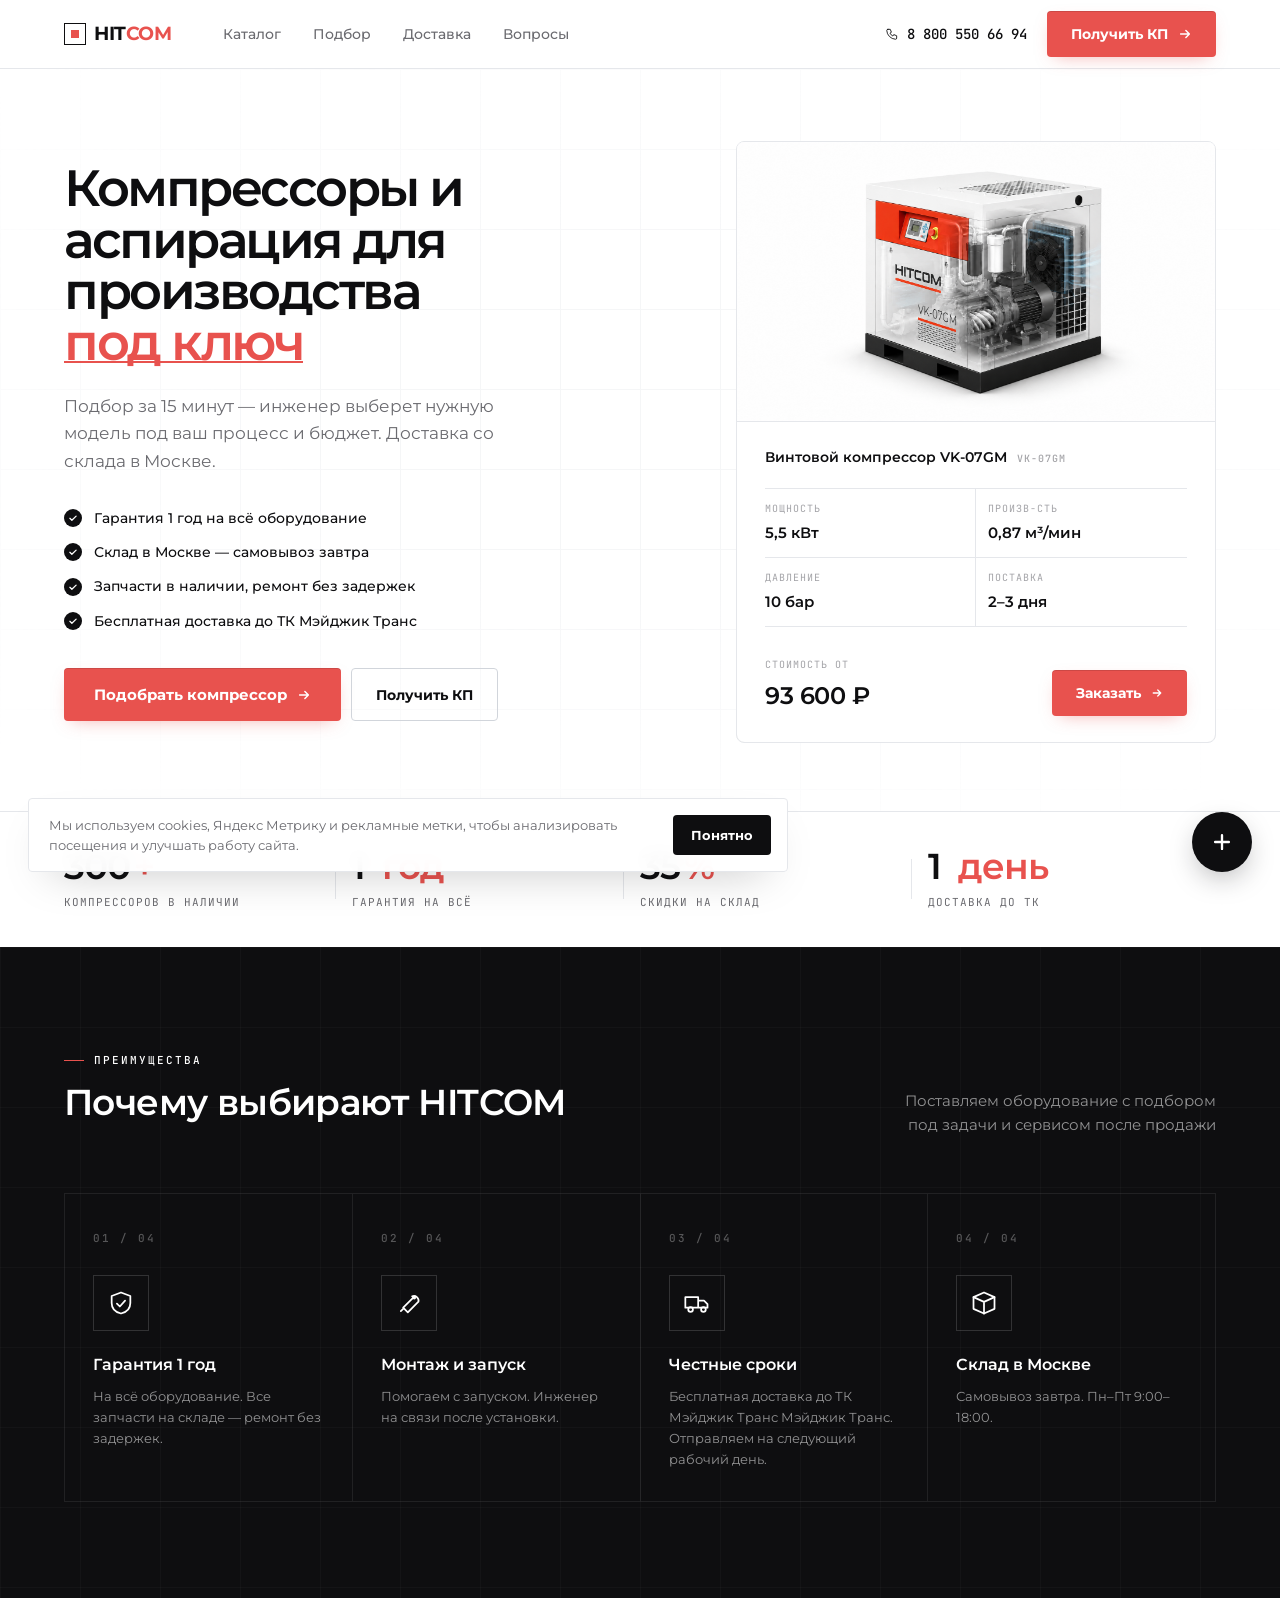
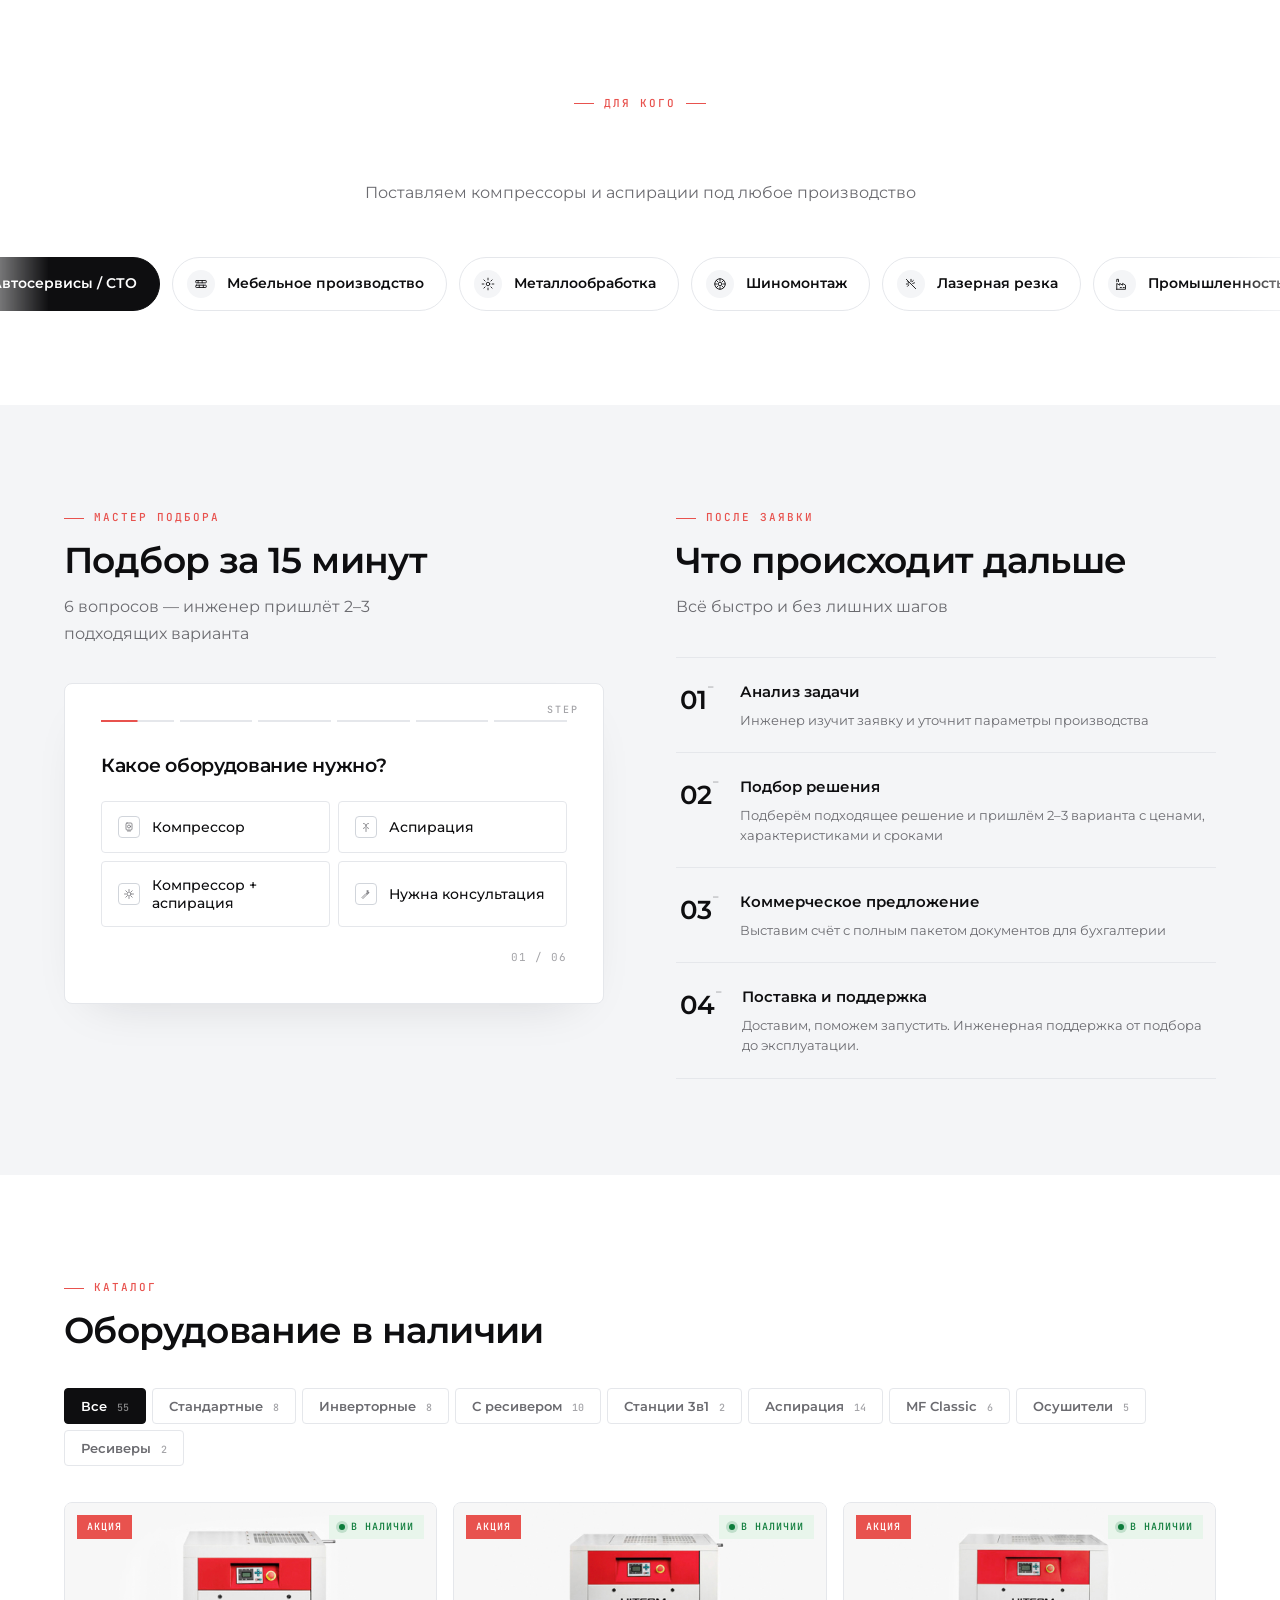
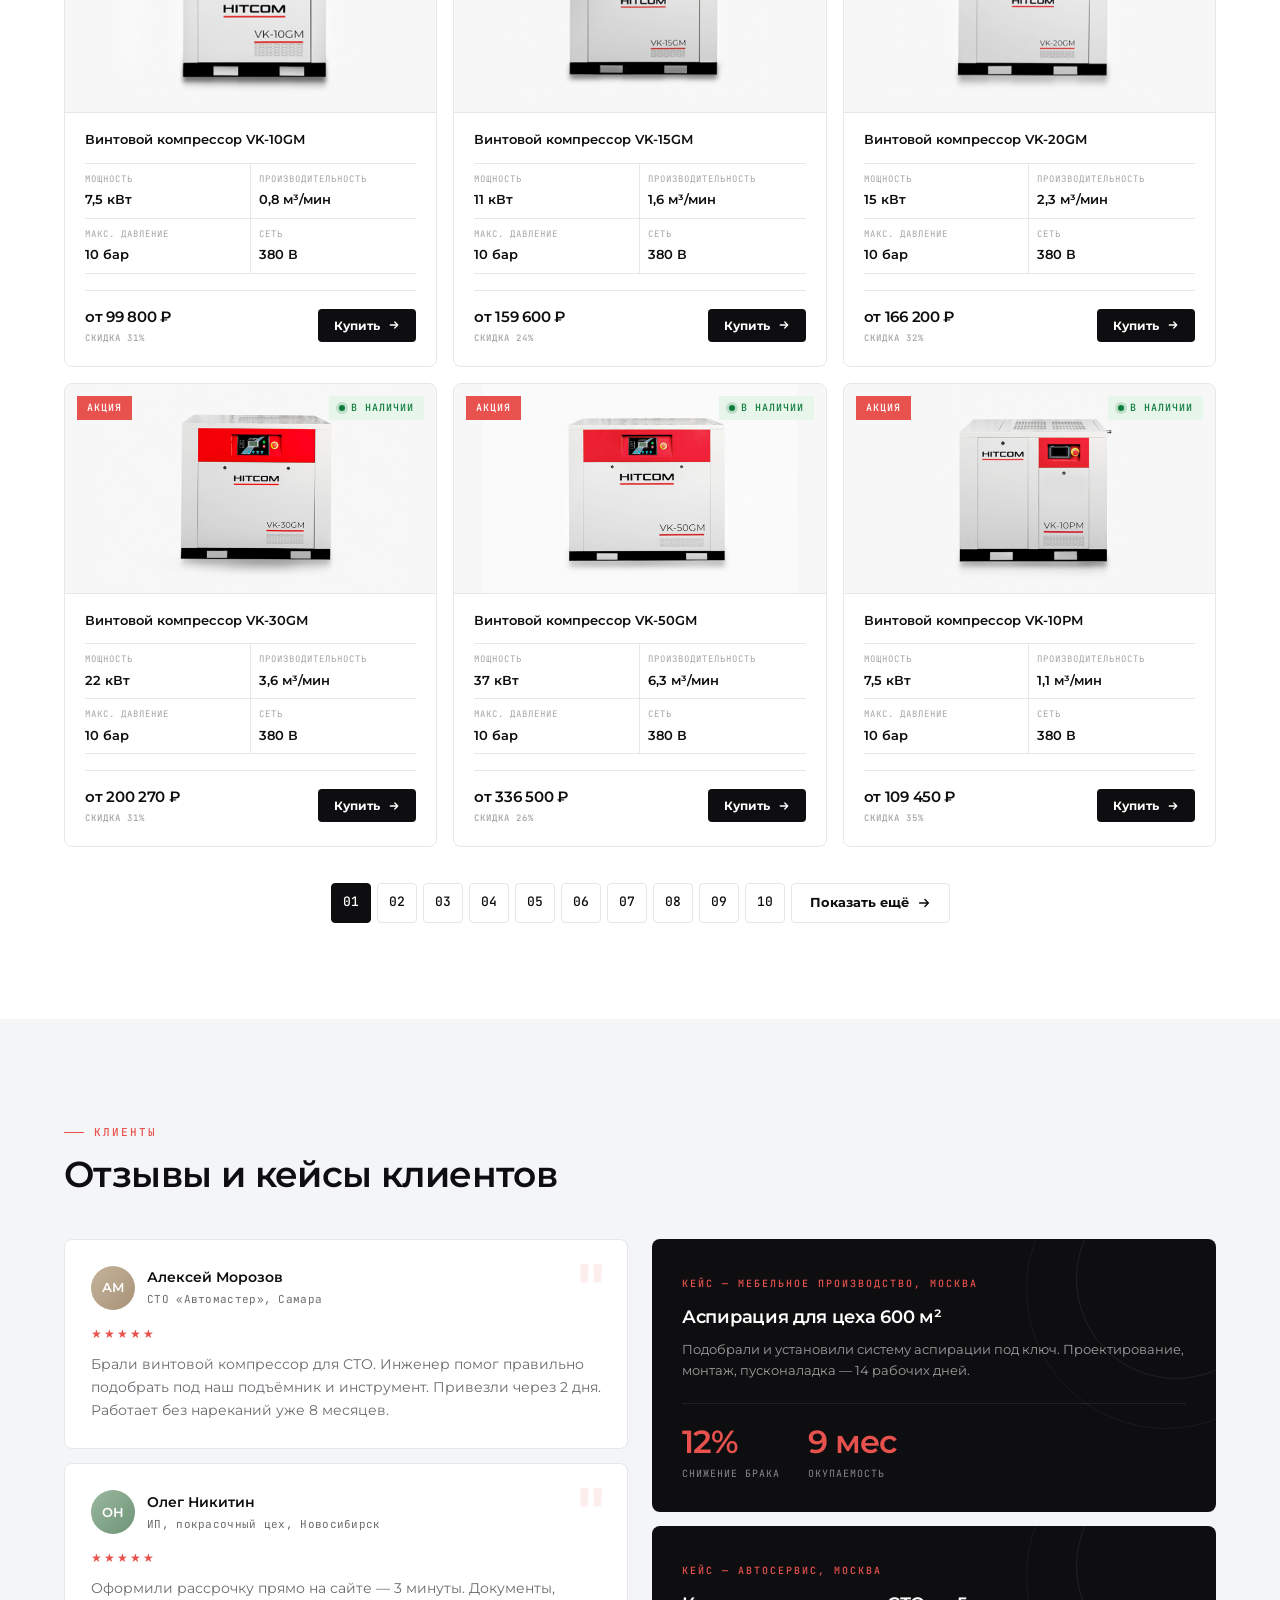
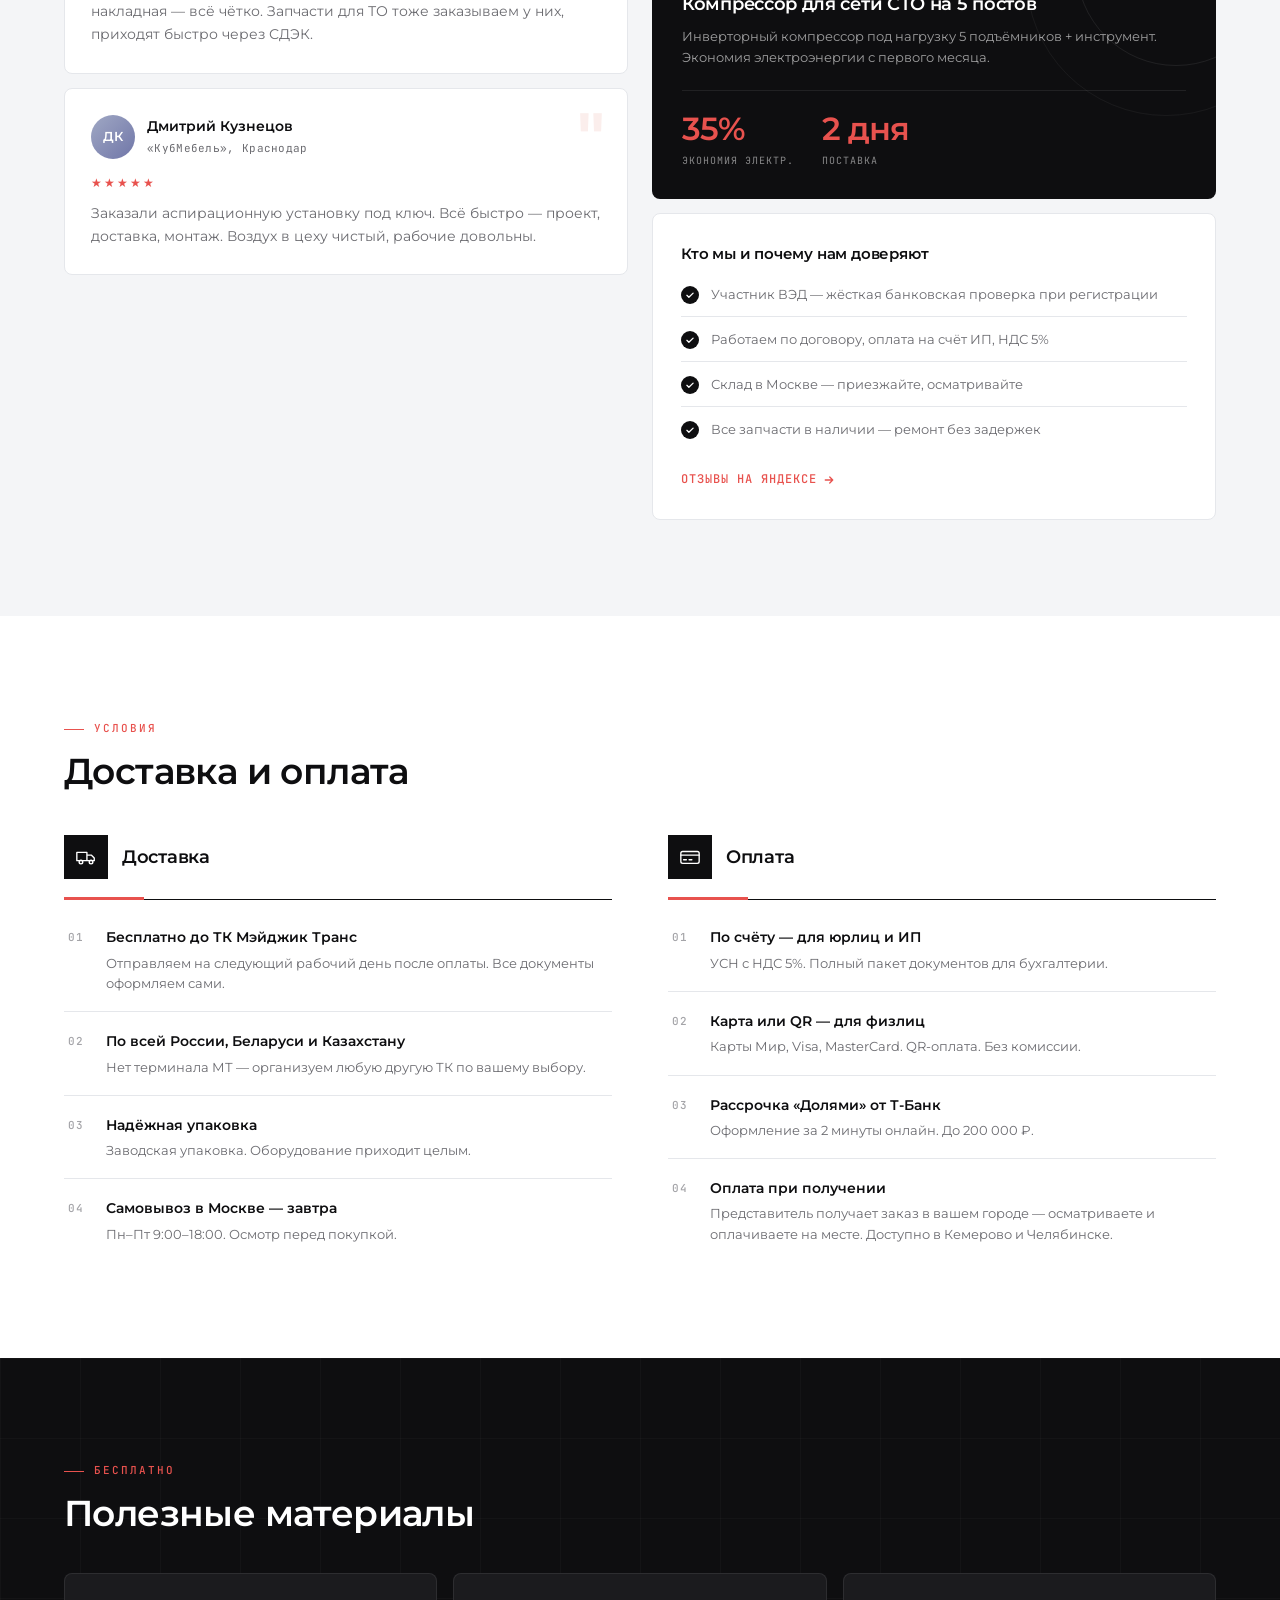
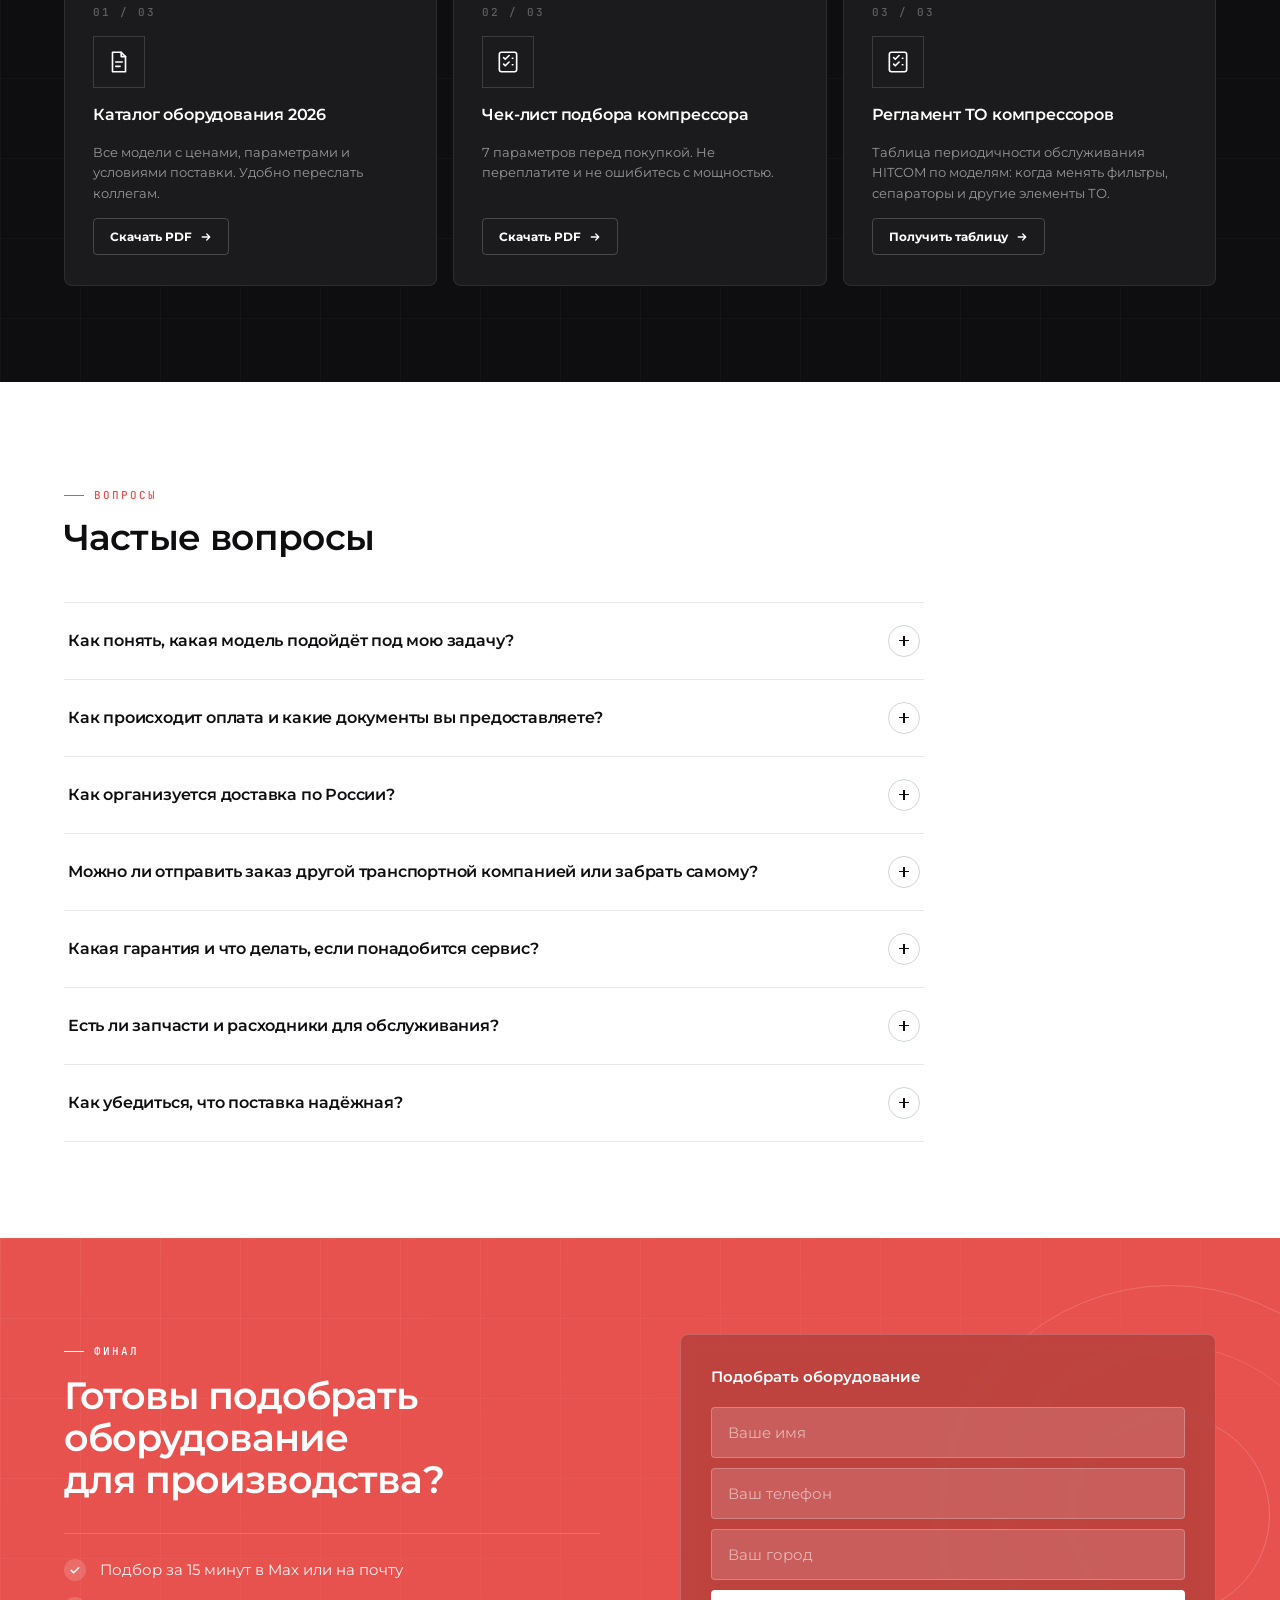
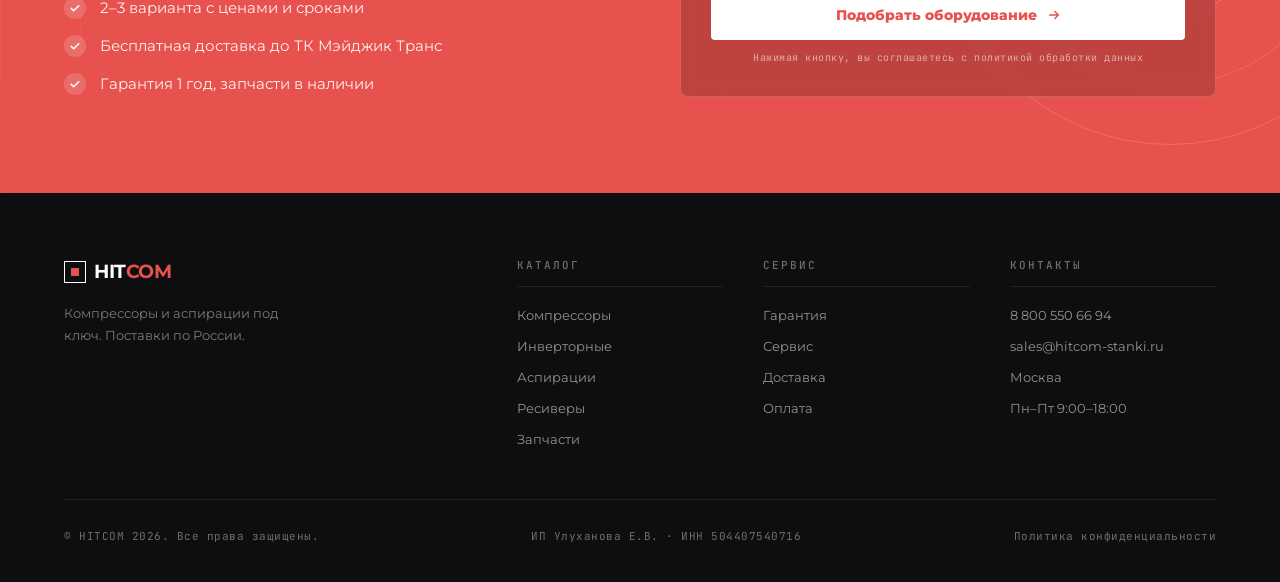
<file: index.html>
<!DOCTYPE html>
<html lang="ru" translate="no">
<head>
<meta charset="UTF-8">
<meta name="viewport" content="width=device-width, initial-scale=1.0">
<meta name="google" content="notranslate">
<meta http-equiv="Content-Language" content="ru">
<title>HITCOM — Компрессоры и аспирации под ключ</title>
<link rel="preconnect" href="https://fonts.googleapis.com">
<link rel="preconnect" href="https://fonts.gstatic.com" crossorigin>
<link href="https://fonts.googleapis.com/css2?family=Montserrat:wght@400;500;600;700;800&family=JetBrains+Mono:wght@400;500;600&display=swap" rel="stylesheet">
<link rel="stylesheet" href="css/style-new.css">
<!-- Yandex.Metrika counter -->
<script type="text/javascript">
    (function(m,e,t,r,i,k,a){
        m[i]=m[i]||function(){(m[i].a=m[i].a||[]).push(arguments)};
        m[i].l=1*new Date();
        for (var j = 0; j < document.scripts.length; j++) {if (document.scripts[j].src === r) { return; }}
        k=e.createElement(t),a=e.getElementsByTagName(t)[0],k.async=1,k.src=r,a.parentNode.insertBefore(k,a)
    })(window, document,'script','https://mc.yandex.ru/metrika/tag.js?id=109608960', 'ym');

    ym(109608960, 'init', {ssr:true, webvisor:true, clickmap:true, ecommerce:"dataLayer", referrer: document.referrer, url: location.href, accurateTrackBounce:true, trackLinks:true});
</script>
<noscript><div><img src="https://mc.yandex.ru/watch/109608960" style="position:absolute; left:-9999px;" alt="" /></div></noscript>
<!-- /Yandex.Metrika counter -->
</head>
<body class="notranslate" translate="no">

<!-- ═══════════ SVG SPRITE ═══════════ -->
<svg width="0" height="0" style="position:absolute" aria-hidden="true">
  <defs>
    <!-- Базовые -->
    <symbol id="i-check" viewBox="0 0 16 16"><path d="M3 8.5l3.2 3.2L13 5" stroke="currentColor" stroke-width="2" stroke-linecap="round" stroke-linejoin="round" fill="none"/></symbol>
    <symbol id="i-arrow" viewBox="0 0 16 16"><path d="M3 8h10M9 4l4 4-4 4" stroke="currentColor" stroke-width="1.7" stroke-linecap="round" stroke-linejoin="round" fill="none"/></symbol>
    <symbol id="i-close" viewBox="0 0 16 16"><path d="M3 3l10 10M13 3L3 13" stroke="currentColor" stroke-width="1.7" stroke-linecap="round"/></symbol>
    <symbol id="i-plus" viewBox="0 0 16 16"><path d="M8 3v10M3 8h10" stroke="currentColor" stroke-width="1.7" stroke-linecap="round"/></symbol>

    <!-- Преимущества -->
    <symbol id="i-shield" viewBox="0 0 24 24" fill="none" stroke="currentColor" stroke-width="1.5" stroke-linecap="round" stroke-linejoin="round"><path d="M12 3l8 3v6c0 5-3.5 8-8 9-4.5-1-8-4-8-9V6l8-3z"/><path d="M8.5 12.5l2.5 2.5 4.5-5"/></symbol>
    <symbol id="i-wrench" viewBox="0 0 24 24" fill="none" stroke="currentColor" stroke-width="1.5" stroke-linecap="round" stroke-linejoin="round"><path d="M14.7 6.3a4 4 0 015.4 4.6L11 20l-4-4 9.1-9.1a4 4 0 01-1.4-.6z"/><path d="M5 19l2-2"/><circle cx="16.5" cy="7.5" r=".8" fill="currentColor"/></symbol>
    <symbol id="i-truck" viewBox="0 0 24 24" fill="none" stroke="currentColor" stroke-width="1.5" stroke-linecap="round" stroke-linejoin="round"><path d="M2 7h11v9H2zM13 10h5l3 3v3h-8z"/><circle cx="6.5" cy="17.5" r="2"/><circle cx="17.5" cy="17.5" r="2"/></symbol>
    <symbol id="i-box" viewBox="0 0 24 24" fill="none" stroke="currentColor" stroke-width="1.5" stroke-linecap="round" stroke-linejoin="round"><path d="M3 7l9-4 9 4v10l-9 4-9-4V7z"/><path d="M3 7l9 4 9-4M12 11v10"/></symbol>

    <!-- Сегменты -->
    <symbol id="i-car" viewBox="0 0 24 24" fill="none" stroke="currentColor" stroke-width="1.5" stroke-linecap="round" stroke-linejoin="round"><path d="M3 14v3h2M21 14v3h-2M3 14l2-5h14l2 5M3 14h18"/><circle cx="7" cy="16.5" r="1.5"/><circle cx="17" cy="16.5" r="1.5"/></symbol>
    <symbol id="i-wood" viewBox="0 0 24 24" fill="none" stroke="currentColor" stroke-width="1.5" stroke-linecap="round" stroke-linejoin="round"><rect x="3" y="6" width="18" height="4" rx="1"/><rect x="3" y="14" width="18" height="4" rx="1"/><path d="M7 6v4M14 6v4M9 14v4M16 14v4"/></symbol>
    <symbol id="i-gear" viewBox="0 0 24 24" fill="none" stroke="currentColor" stroke-width="1.5" stroke-linecap="round" stroke-linejoin="round"><circle cx="12" cy="12" r="3"/><path d="M12 2v3M12 19v3M2 12h3M19 12h3M5 5l2 2M17 17l2 2M5 19l2-2M17 7l2-2"/></symbol>
    <symbol id="i-tire" viewBox="0 0 24 24" fill="none" stroke="currentColor" stroke-width="1.5"><circle cx="12" cy="12" r="9"/><circle cx="12" cy="12" r="3"/><path d="M12 3v4M12 17v4M3 12h4M17 12h4M5.6 5.6l2.8 2.8M15.6 15.6l2.8 2.8M5.6 18.4l2.8-2.8M15.6 8.4l2.8-2.8" stroke-linecap="round"/></symbol>
    <symbol id="i-laser" viewBox="0 0 24 24" fill="none" stroke="currentColor" stroke-width="1.5" stroke-linecap="round" stroke-linejoin="round"><path d="M4 4l16 16"/><path d="M12 4v4M16 6l-2 2M18 10l-3 1M4 12h4M6 8l2 2M8 14l-2 2"/></symbol>
    <symbol id="i-factory" viewBox="0 0 24 24" fill="none" stroke="currentColor" stroke-width="1.5" stroke-linecap="round" stroke-linejoin="round"><path d="M3 21V11l5 3V11l5 3V11l5 3V21H3z"/><path d="M3 8V4h3v4M9 18h2M14 18h2"/></symbol>
    <symbol id="i-spray" viewBox="0 0 24 24" fill="none" stroke="currentColor" stroke-width="1.5" stroke-linecap="round" stroke-linejoin="round"><rect x="9" y="4" width="6" height="5" rx="1"/><path d="M9 9h6l-1 11h-4z"/><circle cx="20" cy="4" r="1"/><circle cx="20" cy="7" r="1"/><circle cx="18" cy="6" r="1"/></symbol>

    <!-- Квиз -->
    <symbol id="i-comp" viewBox="0 0 24 24" fill="none" stroke="currentColor" stroke-width="1.5" stroke-linecap="round" stroke-linejoin="round"><rect x="6" y="4" width="12" height="14" rx="2"/><circle cx="12" cy="11" r="3"/><path d="M9 20h6"/></symbol>
    <symbol id="i-aspir" viewBox="0 0 24 24" fill="none" stroke="currentColor" stroke-width="1.5" stroke-linecap="round" stroke-linejoin="round"><path d="M12 21V10M12 10c0-3 2-5 5-5M12 10c0-3-2-5-5-5M9 13c-1 0-2 1-2 2M15 13c1 0 2 1 2 2"/></symbol>
    <symbol id="i-bolt" viewBox="0 0 24 24" fill="none" stroke="currentColor" stroke-width="1.5" stroke-linecap="round" stroke-linejoin="round"><circle cx="12" cy="12" r="4"/><path d="M12 3v3M12 18v3M3 12h3M18 12h3M5.6 5.6l2.1 2.1M16.3 16.3l2.1 2.1M5.6 18.4l2.1-2.1M16.3 7.7l2.1-2.1"/></symbol>
    <symbol id="i-tools" viewBox="0 0 24 24" fill="none" stroke="currentColor" stroke-width="1.5" stroke-linecap="round" stroke-linejoin="round"><path d="M14 6a3 3 0 11-2 5L4 19l2 2 8-8a3 3 0 014-4l-2 2-2-2 2-3z"/></symbol>
    <symbol id="i-money" viewBox="0 0 24 24" fill="none" stroke="currentColor" stroke-width="1.5" stroke-linecap="round" stroke-linejoin="round"><rect x="3" y="6" width="18" height="12" rx="2"/><circle cx="12" cy="12" r="2.5"/><path d="M6 9v6M18 9v6"/></symbol>
    <symbol id="i-question" viewBox="0 0 24 24" fill="none" stroke="currentColor" stroke-width="1.5" stroke-linecap="round" stroke-linejoin="round"><circle cx="12" cy="12" r="9"/><path d="M9 9c0-2 1.5-3 3-3s3 1 3 2.5c0 1-.5 2-1.5 2.5S12 12 12 14"/><circle cx="12" cy="17.5" r=".5" fill="currentColor"/></symbol>
    <symbol id="i-pressure" viewBox="0 0 24 24" fill="none" stroke="currentColor" stroke-width="1.5" stroke-linecap="round" stroke-linejoin="round"><path d="M3 15a9 9 0 1118 0"/><path d="M12 15l5-4"/><circle cx="12" cy="15" r=".8" fill="currentColor"/></symbol>

    <!-- Лидмагниты -->
    <symbol id="i-doc" viewBox="0 0 24 24" fill="none" stroke="currentColor" stroke-width="1.5" stroke-linecap="round" stroke-linejoin="round"><path d="M14 3H6v18h12V7z"/><path d="M14 3v4h4M9 12h6M9 16h4"/></symbol>
    <symbol id="i-checklist" viewBox="0 0 24 24" fill="none" stroke="currentColor" stroke-width="1.5" stroke-linecap="round" stroke-linejoin="round"><rect x="4" y="3" width="16" height="18" rx="2"/><path d="M8 8l1.5 1.5L13 6M8 14l1.5 1.5L13 12M16 8.5h.5M16 14.5h.5"/></symbol>
    <symbol id="i-blueprint" viewBox="0 0 24 24" fill="none" stroke="currentColor" stroke-width="1.5" stroke-linecap="round" stroke-linejoin="round"><rect x="3" y="5" width="18" height="14" rx="1"/><path d="M7 5v14M11 5v6M11 15v4M15 5v8M19 5v14M3 9h4M7 13h4M15 9h6M11 17h8"/></symbol>

    <!-- Доставка/Оплата -->
    <symbol id="i-truck-lg" viewBox="0 0 24 24" fill="none" stroke="currentColor" stroke-width="1.5" stroke-linecap="round" stroke-linejoin="round"><path d="M2 7h11v9H2zM13 10h5l3 3v3h-8z"/><circle cx="6.5" cy="17.5" r="2"/><circle cx="17.5" cy="17.5" r="2"/></symbol>
    <symbol id="i-card" viewBox="0 0 24 24" fill="none" stroke="currentColor" stroke-width="1.5" stroke-linecap="round" stroke-linejoin="round"><rect x="2" y="6" width="20" height="13" rx="2"/><path d="M2 10h20M5 15h3M11 15h3"/></symbol>

    <!-- Виджет -->
    <symbol id="i-phone" viewBox="0 0 24 24" fill="none" stroke="currentColor" stroke-width="1.5" stroke-linecap="round" stroke-linejoin="round"><path d="M5 4h4l2 5-2.5 1.5a11 11 0 005 5L15 13l5 2v4a2 2 0 01-2 2A16 16 0 013 6a2 2 0 012-2z"/></symbol>
    <symbol id="i-chat" viewBox="0 0 24 24" fill="none" stroke="currentColor" stroke-width="1.5" stroke-linecap="round" stroke-linejoin="round"><path d="M21 12a8 8 0 01-12 6.9L4 20l1.1-4A8 8 0 1121 12z"/></symbol>
    <symbol id="i-tg" viewBox="0 0 24 24" fill="none" stroke="currentColor" stroke-width="1.5" stroke-linecap="round" stroke-linejoin="round"><path d="M22 4L2 11l7 3 2 6 3-3 5 4 3-17z"/><path d="M9 14l9-7-6 8"/></symbol>
    <symbol id="i-flash" viewBox="0 0 24 24" fill="none" stroke="currentColor" stroke-width="1.5" stroke-linecap="round" stroke-linejoin="round"><path d="M13 3L4 14h6l-1 7 9-11h-6l1-7z"/></symbol>
  </defs>
</svg>

<!-- ══════════ ШАПКА ══════════ -->
<header id="hdr">
  <div class="h-in">
    <a href="/" class="logo"><span class="logo-mark"></span><span>HIT<b>COM</b></span></a>
    <nav id="main-nav">
      <a href="#catalog" onclick="closeNav()">Каталог</a>
      <a href="#quiz" onclick="closeNav()">Подбор</a>
      <a href="#delivery" onclick="closeNav()">Доставка</a>
      <a href="#faq" onclick="closeNav()">Вопросы</a>
    </nav>
    <div class="h-r">
      <a href="tel:+78005506694" class="h-phone" onclick="metrikaGoal('header_phone_click')"><svg width="14" height="14"><use href="#i-phone"/></svg>8 800 550 66 94</a>
      <button class="nav-tog" id="navTog" onclick="toggleNav()" aria-label="Меню"><span></span><span></span><span></span></button>
      <button class="btn btn-r" onclick="openPop('kp')">Получить КП <svg width="14" height="14"><use href="#i-arrow"/></svg></button>
    </div>
  </div>
</header>

<!-- ══════════ HERO ══════════ -->
<section class="hero">
  <div class="hero-grid">

    <div class="hero-l">
      <h1>Компрессоры и<br>аспирация для<br>производства <em>под&nbsp;ключ</em></h1>
      <p class="hero-sub">Подбор за 15 минут — инженер выберет нужную модель под ваш процесс и бюджет. Доставка со склада в Москве.</p>
      <div class="hero-checks">
        <div class="hck"><span class="hck-dot"><svg width="10" height="10" style="color:#fff"><use href="#i-check"/></svg></span>Гарантия 1 год на всё оборудование</div>
        <div class="hck"><span class="hck-dot"><svg width="10" height="10" style="color:#fff"><use href="#i-check"/></svg></span>Склад в Москве — самовывоз завтра</div>
        <div class="hck"><span class="hck-dot"><svg width="10" height="10" style="color:#fff"><use href="#i-check"/></svg></span>Запчасти в наличии, ремонт без задержек</div>
        <div class="hck"><span class="hck-dot"><svg width="10" height="10" style="color:#fff"><use href="#i-check"/></svg></span>Бесплатная доставка до ТК Мэйджик Транс</div>
      </div>
      <div class="hero-cta">
        <button class="btn btn-r lg" onclick="metrikaGoal('hero_quiz_click');metrikaGoal('quiz_start');document.getElementById('quiz').scrollIntoView({behavior:'smooth'})">Подобрать компрессор <svg width="14" height="14"><use href="#i-arrow"/></svg></button>
        <button class="btn btn-o" onclick="metrikaGoal('hero_kp_click');openPop('kp')">Получить КП</button>
      </div>
    </div>

    <div class="hero-r">
      <div class="hcard" id="hcard">
        <div class="hcard-img">
          <div class="hcard-photo-wrap">
            <img class="hcard-photo" src="assets/main/1234.png" alt="Винтовой компрессор VK-07GM">
          </div>
        </div>
        <div class="hcard-body">
          <div class="hcard-name">Винтовой компрессор VK-07GM<span class="sku">VK-07GM</span></div>
          <div class="hcard-params">
            <div class="hcp"><div class="hcp-k">Мощность</div><div class="hcp-v">5,5 кВт</div></div>
            <div class="hcp"><div class="hcp-k">Произв-сть</div><div class="hcp-v">0,87 м³/мин</div></div>
            <div class="hcp"><div class="hcp-k">Давление</div><div class="hcp-v">10 бар</div></div>
            <div class="hcp"><div class="hcp-k">Поставка</div><div class="hcp-v">2–3 дня</div></div>
          </div>
          <div class="hcard-foot">
            <div class="hcard-price">
              <small>Стоимость от</small>
              <strong>93 600 ₽</strong>
            </div>
            <button class="btn btn-r" onclick="metrikaGoal('hero_price_click');openPop('price')">Заказать <svg width="12" height="12"><use href="#i-arrow"/></svg></button>
          </div>
        </div>
      </div>
    </div>

  </div>

  <div class="hero-stats">
    <div class="hero-stats-in">
      <div class="hstat">
        <div class="hstat-v"><span class="count" data-to="300">0</span><b>+</b></div>
        <div class="hstat-k">компрессоров в наличии</div>
      </div>
      <div class="hstat">
        <div class="hstat-v"><span class="count" data-to="1">0</span>&nbsp;<b>год</b></div>
        <div class="hstat-k">Гарантия на всё</div>
      </div>
      <div class="hstat">
        <div class="hstat-v"><span class="count" data-to="35">0</span><b>%</b></div>
        <div class="hstat-k">Скидки на склад</div>
      </div>
      <div class="hstat">
        <div class="hstat-v"><span class="count" data-to="1">0</span>&nbsp;<b>день</b></div>
        <div class="hstat-k">Доставка до ТК</div>
      </div>
    </div>
  </div>
</section>

<!-- ══════════ ПОЧЕМУ HITCOM ══════════ -->
<section class="why">
  <div class="w">
    <div class="why-head">
      <div>
        <div class="s-lbl reveal" style="color:#fff">Преимущества</div>
        <div class="s-ttl reveal" data-d="1">Почему выбирают HITCOM</div>
      </div>
      <p class="reveal" data-d="2">Поставляем оборудование с подбором под задачи и сервисом после продажи</p>
    </div>
    <div class="why-grid">
      <div class="wcard reveal" data-d="1">
        <div class="w-num">01 / 04</div>
        <div class="wico"><svg><use href="#i-shield"/></svg></div>
        <div class="wt">Гарантия 1 год</div>
        <div class="wd">На всё оборудование. Все запчасти на складе — ремонт без задержек.</div>
      </div>
      <div class="wcard reveal" data-d="2">
        <div class="w-num">02 / 04</div>
        <div class="wico"><svg><use href="#i-wrench"/></svg></div>
        <div class="wt">Монтаж и запуск</div>
        <div class="wd">Помогаем с запуском. Инженер на связи после установки.</div>
      </div>
      <div class="wcard reveal" data-d="3">
        <div class="w-num">03 / 04</div>
        <div class="wico"><svg><use href="#i-truck"/></svg></div>
        <div class="wt">Честные сроки</div>
        <div class="wd">Бесплатная доставка до ТК Мэйджик Транс Мэйджик Транс. Отправляем на следующий рабочий день.</div>
      </div>
      <div class="wcard reveal" data-d="4">
        <div class="w-num">04 / 04</div>
        <div class="wico"><svg><use href="#i-box"/></svg></div>
        <div class="wt">Склад в Москве</div>
        <div class="wd">Самовывоз завтра. Пн–Пт 9:00–18:00.</div>
      </div>
    </div>
  </div>
</section>

<!-- ══════════ СЕГМЕНТЫ ══════════ -->
<section class="segs">
  <div class="w">
    <div class="segs-head">
      <div class="s-lbl reveal">Для кого</div>
      <div class="s-ttl reveal" data-d="1">Оборудование для любой отрасли</div>
      <p class="s-sub reveal" data-d="2">Поставляем компрессоры и аспирации под любое производство</p>
    </div>
  </div>
  <div class="seg-marquee reveal" data-d="3">
    <div class="seg-track" id="segTrack">
      <!-- набор тегов x2 (для бесконечного скролла) -->
      <div class="stab on"><span class="stab-ico"><svg><use href="#i-car"/></svg></span>Автосервисы / СТО</div>
      <div class="stab"><span class="stab-ico"><svg><use href="#i-wood"/></svg></span>Мебельное производство</div>
      <div class="stab"><span class="stab-ico"><svg><use href="#i-gear"/></svg></span>Металлообработка</div>
      <div class="stab"><span class="stab-ico"><svg><use href="#i-tire"/></svg></span>Шиномонтаж</div>
      <div class="stab"><span class="stab-ico"><svg><use href="#i-laser"/></svg></span>Лазерная резка</div>
      <div class="stab"><span class="stab-ico"><svg><use href="#i-factory"/></svg></span>Промышленность</div>
      <div class="stab"><span class="stab-ico"><svg><use href="#i-spray"/></svg></span>Покрасочные цеха</div>
      <!-- дубль -->
      <div class="stab"><span class="stab-ico"><svg><use href="#i-car"/></svg></span>Автосервисы / СТО</div>
      <div class="stab"><span class="stab-ico"><svg><use href="#i-wood"/></svg></span>Мебельное производство</div>
      <div class="stab"><span class="stab-ico"><svg><use href="#i-gear"/></svg></span>Металлообработка</div>
      <div class="stab"><span class="stab-ico"><svg><use href="#i-tire"/></svg></span>Шиномонтаж</div>
      <div class="stab"><span class="stab-ico"><svg><use href="#i-laser"/></svg></span>Лазерная резка</div>
      <div class="stab"><span class="stab-ico"><svg><use href="#i-factory"/></svg></span>Промышленность</div>
      <div class="stab"><span class="stab-ico"><svg><use href="#i-spray"/></svg></span>Покрасочные цеха</div>
    </div>
  </div>
</section>

<!-- ══════════ КВИЗ ══════════ -->
<section class="quiz" id="quiz">
  <div class="w">
    <div class="quiz-in">
      <div>
        <div class="s-lbl reveal">Мастер подбора</div>
        <div class="s-ttl reveal" data-d="1">Подбор за 15 минут</div>
        <p class="s-sub reveal" data-d="2" style="max-width:400px">6 вопросов — инженер пришлёт 2–3 подходящих варианта</p>
        <div class="qbox reveal" data-d="3">
          <div class="qprog">
            <div class="qp cur" id="qp1"></div>
            <div class="qp" id="qp2"></div>
            <div class="qp" id="qp3"></div>
            <div class="qp" id="qp4"></div>
            <div class="qp" id="qp5"></div>
            <div class="qp" id="qp6"></div>
          </div>
          <div class="qstep on" id="qs1">
            <div class="q-q">Какое оборудование нужно?</div>
            <div class="qopts">
              <div class="qopt" onclick="selQ(this,1)"><span class="qopt-mk"><svg><use href="#i-comp"/></svg></span>Компрессор</div>
              <div class="qopt" onclick="selQ(this,1)"><span class="qopt-mk"><svg><use href="#i-aspir"/></svg></span>Аспирация</div>
              <div class="qopt" onclick="selQ(this,1)"><span class="qopt-mk"><svg><use href="#i-bolt"/></svg></span>Компрессор + аспирация</div>
              <div class="qopt" onclick="selQ(this,1)"><span class="qopt-mk"><svg><use href="#i-tools"/></svg></span>Нужна консультация</div>
            </div>
            <div class="qnav"><span class="qcnt">01 / 06</span></div>
          </div>
          <div class="qstep" id="qs2">
            <div class="q-q">Сфера применения?</div>
            <div class="qopts">
              <div class="qopt" onclick="selQ(this,2)"><span class="qopt-mk"><svg><use href="#i-car"/></svg></span>Авто / СТО</div>
              <div class="qopt" onclick="selQ(this,2)"><span class="qopt-mk"><svg><use href="#i-wood"/></svg></span>Мебель / Дерево</div>
              <div class="qopt" onclick="selQ(this,2)"><span class="qopt-mk"><svg><use href="#i-gear"/></svg></span>Металл / Резка</div>
              <div class="qopt" onclick="selQ(this,2)"><span class="qopt-mk"><svg><use href="#i-factory"/></svg></span>Другое</div>
            </div>
            <div class="qnav"><button class="qback" onclick="prevQ(2)">← Назад</button><span class="qcnt">02 / 06</span></div>
          </div>
          <div class="qstep" id="qs3">
            <div class="q-q">Требуемое давление?</div>
            <div class="qopts">
              <div class="qopt" onclick="selQ(this,3)"><span class="qopt-mk"><svg><use href="#i-pressure"/></svg></span>До 10 бар</div>
              <div class="qopt" onclick="selQ(this,3)"><span class="qopt-mk"><svg><use href="#i-pressure"/></svg></span>10–15 бар</div>
              <div class="qopt" onclick="selQ(this,3)"><span class="qopt-mk"><svg><use href="#i-bolt"/></svg></span>Сеть 220В</div>
              <div class="qopt" onclick="selQ(this,3)"><span class="qopt-mk"><svg><use href="#i-question"/></svg></span>Помогите определить</div>
            </div>
            <div class="qnav"><button class="qback" onclick="prevQ(3)">← Назад</button><span class="qcnt">03 / 06</span></div>
          </div>
          <div class="qstep" id="qs4">
            <div class="q-q">Примерный бюджет?</div>
            <div class="qopts">
              <div class="qopt" onclick="selQ(this,4)"><span class="qopt-mk"><svg><use href="#i-money"/></svg></span>До 200 000 ₽</div>
              <div class="qopt" onclick="selQ(this,4)"><span class="qopt-mk"><svg><use href="#i-money"/></svg></span>200–500 тыс. ₽</div>
              <div class="qopt" onclick="selQ(this,4)"><span class="qopt-mk"><svg><use href="#i-money"/></svg></span>От 500 000 ₽</div>
              <div class="qopt" onclick="selQ(this,4)"><span class="qopt-mk"><svg><use href="#i-question"/></svg></span>Не определился</div>
            </div>
            <div class="qnav"><button class="qback" onclick="prevQ(4)">← Назад</button><span class="qcnt">04 / 06</span></div>
          </div>
          <div class="qstep" id="qs5">
            <div class="q-q">Мощность?</div>
            <div class="qopts">
              <div class="qopt" onclick="selQ(this,5)"><span class="qopt-mk"><svg><use href="#i-bolt"/></svg></span>До 11 кВт</div>
              <div class="qopt" onclick="selQ(this,5)"><span class="qopt-mk"><svg><use href="#i-bolt"/></svg></span>До 22 кВт</div>
              <div class="qopt" onclick="selQ(this,5)"><span class="qopt-mk"><svg><use href="#i-bolt"/></svg></span>До 55 кВт</div>
              <div class="qopt" onclick="selQ(this,5)"><span class="qopt-mk"><svg><use href="#i-question"/></svg></span>Не определился</div>
            </div>
            <div class="qnav"><button class="qback" onclick="prevQ(5)">← Назад</button><span class="qcnt">05 / 06</span></div>
          </div>
          <div class="qstep" id="qs6">
            <div class="q-q">Необходимая производительность?</div>
            <div class="qopts">
              <div class="qopt" onclick="selQ(this,6)"><span class="qopt-mk"><svg><use href="#i-pressure"/></svg></span>До 3 м³/мин</div>
              <div class="qopt" onclick="selQ(this,6)"><span class="qopt-mk"><svg><use href="#i-pressure"/></svg></span>До 6 м³/мин</div>
              <div class="qopt" onclick="selQ(this,6)"><span class="qopt-mk"><svg><use href="#i-pressure"/></svg></span>До 10 м³/мин</div>
              <div class="qopt" onclick="selQ(this,6)"><span class="qopt-mk"><svg><use href="#i-question"/></svg></span>Не определился</div>
            </div>
            <div class="qnav"><button class="qback" onclick="prevQ(6)">← Назад</button><span class="qcnt">06 / 06</span></div>
          </div>
          <div class="qfinal" id="qfinal">
            <h3>Отлично! Подберём за 15 минут</h3>
            <p>Оставьте телефон — пришлём 2–3 подходящих варианта</p>
            <div class="qform">
              <input class="fi" id="qName" type="text" placeholder="Ваше имя">
              <input class="fi" id="qPhone" type="tel" placeholder="Ваш телефон" oninput="phoneFormat(this)">
              <button class="qsub" onclick="submitQuiz(this)">Получить подборку <svg width="14" height="14"><use href="#i-arrow"/></svg></button>
              <p class="form-note">Нажимая кнопку, вы соглашаетесь с политикой обработки данных</p>
            </div>
          </div>
        </div>
      </div>
      <div>
        <div class="s-lbl reveal">После заявки</div>
        <div class="s-ttl reveal" data-d="1">Что происходит дальше</div>
        <p class="s-sub reveal" data-d="2" style="max-width:380px">Всё быстро и без лишних шагов</p>
        <div class="asteps reveal" data-d="3">
          <div class="astep"><div class="astep-n">01<sup>—</sup></div><div><div class="astep-t">Анализ задачи</div><div class="astep-d">Инженер изучит заявку и уточнит параметры производства</div></div></div>
          <div class="astep"><div class="astep-n">02<sup>—</sup></div><div><div class="astep-t">Подбор решения</div><div class="astep-d">Подберём подходящее решение и пришлём 2–3 варианта с ценами, характеристиками и сроками</div></div></div>
          <div class="astep"><div class="astep-n">03<sup>—</sup></div><div><div class="astep-t">Коммерческое предложение</div><div class="astep-d">Выставим счёт с полным пакетом документов для бухгалтерии</div></div></div>
          <div class="astep"><div class="astep-n">04<sup>—</sup></div><div><div class="astep-t">Поставка и поддержка</div><div class="astep-d">Доставим, поможем запустить. Инженерная поддержка от подбора до эксплуатации.</div></div></div>
        </div>
      </div>
    </div>
  </div>
</section>

<!-- ══════════ КАТАЛОГ ══════════ -->
<section class="catalog" id="catalog">
  <div class="w">
    <div class="cat-head">
      <div><div class="s-lbl reveal">Каталог</div><div class="s-ttl reveal" data-d="1">Оборудование в наличии</div></div>
      <div class="cat-filters reveal" data-d="2">
        <button class="cf on" onclick="catF(this,'all')">Все <span class="cf-count">55</span></button>
        <button class="cf" onclick="catF(this,'comp-std')">Стандартные <span class="cf-count">8</span></button>
        <button class="cf" onclick="catF(this,'comp-inv')">Инверторные <span class="cf-count">8</span></button>
        <button class="cf" onclick="catF(this,'comp-res')">С ресивером <span class="cf-count">10</span></button>
        <button class="cf" onclick="catF(this,'comp-3in1')">Станции 3в1 <span class="cf-count">2</span></button>
        <button class="cf" onclick="catF(this,'asp')">Аспирация <span class="cf-count">14</span></button>
        <button class="cf" onclick="catF(this,'asp-mfc')">MF Classic <span class="cf-count">6</span></button>
        <button class="cf" onclick="catF(this,'dry')">Осушители <span class="cf-count">5</span></button>
        <button class="cf" onclick="catF(this,'res')">Ресиверы <span class="cf-count">2</span></button>
      </div>
    </div>
    <div class="cat-grid" id="catGrid">

      <div class="pcard has-gallery" data-cat="comp-std"><div class="pc-in">
        <div class="pc-front">
          <div class="pc-img">
            <div class="pc-badge">Акция</div><div class="stk-in pc-stock">В наличии</div>
            <div class="pc-gallery" data-i="0">
              <img class="pc-gallery-img on" src="assets/product-photos/vk-10gm-01.jpg" alt="Винтовой компрессор VK-10GM — фото 1">
              <img class="pc-gallery-img" src="assets/product-photos/vk-10gm-02.jpg" alt="Винтовой компрессор VK-10GM — фото 2">
            </div>
          </div>
          <div class="pc-body">
            <div class="pc-name">Винтовой компрессор VK-10GM</div>
            <div class="pc-params"><div><div class="pp-k">Мощность</div><div class="pp-v">7,5 кВт</div></div><div><div class="pp-k">Производительность</div><div class="pp-v">0,8 м³/мин</div></div><div><div class="pp-k">Макс. давление</div><div class="pp-v">10 бар</div></div><div><div class="pp-k">Сеть</div><div class="pp-v">380 В</div></div></div>
            <div class="pc-foot"><div class="pc-price">от 99 800 ₽<small>скидка 31%</small></div><button class="pc-buy" onclick="event.stopPropagation();openPop('kp')">Купить<svg><use href="#i-arrow"/></svg></button></div>
          </div>
        </div>
        <div class="pc-back">
          <div><div class="pb-name">Винтовой компрессор VK-10GM</div><div class="pb-rows"><div class="pb-row"><span class="pb-k">Мощность</span><span class="pb-v">7,5 кВт</span></div><div class="pb-row"><span class="pb-k">Производительность</span><span class="pb-v">0,8 м³/мин</span></div><div class="pb-row"><span class="pb-k">Максимальное давление</span><span class="pb-v">10 бар</span></div><div class="pb-row"><span class="pb-k">Напряжение</span><span class="pb-v">380 В</span></div><div class="pb-row"><span class="pb-k">Гарантия</span><span class="pb-v">1 год</span></div></div></div>
          <div class="pb-btns"><button class="pbb1" onclick="event.stopPropagation();openPop('kp')">Купить</button><button class="pbb2" onclick="event.stopPropagation();openPop('consult')">Консультация</button></div>
        </div>
      </div></div>

      <div class="pcard has-gallery" data-cat="comp-std"><div class="pc-in">
        <div class="pc-front">
          <div class="pc-img">
            <div class="pc-badge">Акция</div><div class="stk-in pc-stock">В наличии</div>
            <div class="pc-gallery" data-i="0">
              <img class="pc-gallery-img on" src="assets/product-photos/vk-15gm-01.jpg" alt="Винтовой компрессор VK-15GM — фото 1">
              <img class="pc-gallery-img" src="assets/product-photos/vk-15gm-02.jpg" alt="Винтовой компрессор VK-15GM — фото 2">
            </div>
          </div>
          <div class="pc-body">
            <div class="pc-name">Винтовой компрессор VK-15GM</div>
            <div class="pc-params"><div><div class="pp-k">Мощность</div><div class="pp-v">11 кВт</div></div><div><div class="pp-k">Производительность</div><div class="pp-v">1,6 м³/мин</div></div><div><div class="pp-k">Макс. давление</div><div class="pp-v">10 бар</div></div><div><div class="pp-k">Сеть</div><div class="pp-v">380 В</div></div></div>
            <div class="pc-foot"><div class="pc-price">от 159 600 ₽<small>скидка 24%</small></div><button class="pc-buy" onclick="event.stopPropagation();openPop('kp')">Купить<svg><use href="#i-arrow"/></svg></button></div>
          </div>
        </div>
        <div class="pc-back">
          <div><div class="pb-name">Винтовой компрессор VK-15GM</div><div class="pb-rows"><div class="pb-row"><span class="pb-k">Мощность</span><span class="pb-v">11 кВт</span></div><div class="pb-row"><span class="pb-k">Производительность</span><span class="pb-v">1,6 м³/мин</span></div><div class="pb-row"><span class="pb-k">Максимальное давление</span><span class="pb-v">10 бар</span></div><div class="pb-row"><span class="pb-k">Напряжение</span><span class="pb-v">380 В</span></div><div class="pb-row"><span class="pb-k">Гарантия</span><span class="pb-v">1 год</span></div></div></div>
          <div class="pb-btns"><button class="pbb1" onclick="event.stopPropagation();openPop('kp')">Купить</button><button class="pbb2" onclick="event.stopPropagation();openPop('consult')">Консультация</button></div>
        </div>
      </div></div>

      <div class="pcard has-gallery" data-cat="comp-std"><div class="pc-in">
        <div class="pc-front">
          <div class="pc-img">
            <div class="pc-badge">Акция</div><div class="stk-in pc-stock">В наличии</div>
            <div class="pc-gallery" data-i="0">
              <img class="pc-gallery-img on" src="assets/product-photos/vk-20gm-01.jpg" alt="Винтовой компрессор VK-20GM — фото 1">
              <img class="pc-gallery-img" src="assets/product-photos/vk-20gm-02.jpg" alt="Винтовой компрессор VK-20GM — фото 2">
            </div>
          </div>
          <div class="pc-body">
            <div class="pc-name">Винтовой компрессор VK-20GM</div>
            <div class="pc-params"><div><div class="pp-k">Мощность</div><div class="pp-v">15 кВт</div></div><div><div class="pp-k">Производительность</div><div class="pp-v">2,3 м³/мин</div></div><div><div class="pp-k">Макс. давление</div><div class="pp-v">10 бар</div></div><div><div class="pp-k">Сеть</div><div class="pp-v">380 В</div></div></div>
            <div class="pc-foot"><div class="pc-price">от 166 200 ₽<small>скидка 32%</small></div><button class="pc-buy" onclick="event.stopPropagation();openPop('kp')">Купить<svg><use href="#i-arrow"/></svg></button></div>
          </div>
        </div>
        <div class="pc-back">
          <div><div class="pb-name">Винтовой компрессор VK-20GM</div><div class="pb-rows"><div class="pb-row"><span class="pb-k">Мощность</span><span class="pb-v">15 кВт</span></div><div class="pb-row"><span class="pb-k">Производительность</span><span class="pb-v">2,3 м³/мин</span></div><div class="pb-row"><span class="pb-k">Максимальное давление</span><span class="pb-v">10 бар</span></div><div class="pb-row"><span class="pb-k">Напряжение</span><span class="pb-v">380 В</span></div><div class="pb-row"><span class="pb-k">Гарантия</span><span class="pb-v">1 год</span></div></div></div>
          <div class="pb-btns"><button class="pbb1" onclick="event.stopPropagation();openPop('kp')">Купить</button><button class="pbb2" onclick="event.stopPropagation();openPop('consult')">Консультация</button></div>
        </div>
      </div></div>

      <div class="pcard has-gallery" data-cat="comp-std"><div class="pc-in">
        <div class="pc-front">
          <div class="pc-img">
            <div class="pc-badge">Акция</div><div class="stk-in pc-stock">В наличии</div>
            <div class="pc-gallery" data-i="0">
              <img class="pc-gallery-img on" src="assets/product-photos/vk-30gm-01.jpg" alt="Винтовой компрессор VK-30GM — фото 1">
              <img class="pc-gallery-img" src="assets/product-photos/vk-30gm-02.jpg" alt="Винтовой компрессор VK-30GM — фото 2">
            </div>
          </div>
          <div class="pc-body">
            <div class="pc-name">Винтовой компрессор VK-30GM</div>
            <div class="pc-params"><div><div class="pp-k">Мощность</div><div class="pp-v">22 кВт</div></div><div><div class="pp-k">Производительность</div><div class="pp-v">3,6 м³/мин</div></div><div><div class="pp-k">Макс. давление</div><div class="pp-v">10 бар</div></div><div><div class="pp-k">Сеть</div><div class="pp-v">380 В</div></div></div>
            <div class="pc-foot"><div class="pc-price">от 200 270 ₽<small>скидка 31%</small></div><button class="pc-buy" onclick="event.stopPropagation();openPop('kp')">Купить<svg><use href="#i-arrow"/></svg></button></div>
          </div>
        </div>
        <div class="pc-back">
          <div><div class="pb-name">Винтовой компрессор VK-30GM</div><div class="pb-rows"><div class="pb-row"><span class="pb-k">Мощность</span><span class="pb-v">22 кВт</span></div><div class="pb-row"><span class="pb-k">Производительность</span><span class="pb-v">3,6 м³/мин</span></div><div class="pb-row"><span class="pb-k">Максимальное давление</span><span class="pb-v">10 бар</span></div><div class="pb-row"><span class="pb-k">Напряжение</span><span class="pb-v">380 В</span></div><div class="pb-row"><span class="pb-k">Гарантия</span><span class="pb-v">1 год</span></div></div></div>
          <div class="pb-btns"><button class="pbb1" onclick="event.stopPropagation();openPop('kp')">Купить</button><button class="pbb2" onclick="event.stopPropagation();openPop('consult')">Консультация</button></div>
        </div>
      </div></div>

      <div class="pcard has-gallery" data-cat="comp-std"><div class="pc-in">
        <div class="pc-front">
          <div class="pc-img">
            <div class="pc-badge">Акция</div><div class="stk-in pc-stock">В наличии</div>
            <div class="pc-gallery" data-i="0">
              <img class="pc-gallery-img on" src="assets/product-photos/vk-50gm-01.jpg" alt="Винтовой компрессор VK-50GM — фото 1">
              <img class="pc-gallery-img" src="assets/product-photos/vk-50gm-02.jpg" alt="Винтовой компрессор VK-50GM — фото 2">
            </div>
          </div>
          <div class="pc-body">
            <div class="pc-name">Винтовой компрессор VK-50GM</div>
            <div class="pc-params"><div><div class="pp-k">Мощность</div><div class="pp-v">37 кВт</div></div><div><div class="pp-k">Производительность</div><div class="pp-v">6,3 м³/мин</div></div><div><div class="pp-k">Макс. давление</div><div class="pp-v">10 бар</div></div><div><div class="pp-k">Сеть</div><div class="pp-v">380 В</div></div></div>
            <div class="pc-foot"><div class="pc-price">от 336 500 ₽<small>скидка 26%</small></div><button class="pc-buy" onclick="event.stopPropagation();openPop('kp')">Купить<svg><use href="#i-arrow"/></svg></button></div>
          </div>
        </div>
        <div class="pc-back">
          <div><div class="pb-name">Винтовой компрессор VK-50GM</div><div class="pb-rows"><div class="pb-row"><span class="pb-k">Мощность</span><span class="pb-v">37 кВт</span></div><div class="pb-row"><span class="pb-k">Производительность</span><span class="pb-v">6,3 м³/мин</span></div><div class="pb-row"><span class="pb-k">Максимальное давление</span><span class="pb-v">10 бар</span></div><div class="pb-row"><span class="pb-k">Напряжение</span><span class="pb-v">380 В</span></div><div class="pb-row"><span class="pb-k">Гарантия</span><span class="pb-v">1 год</span></div></div></div>
          <div class="pb-btns"><button class="pbb1" onclick="event.stopPropagation();openPop('kp')">Купить</button><button class="pbb2" onclick="event.stopPropagation();openPop('consult')">Консультация</button></div>
        </div>
      </div></div>

      <div class="pcard has-gallery" data-cat="comp-inv"><div class="pc-in">
        <div class="pc-front">
          <div class="pc-img">
            <div class="pc-badge">Акция</div><div class="stk-in pc-stock">В наличии</div>
            <div class="pc-gallery" data-i="0">
              <img class="pc-gallery-img on" src="assets/product-photos/vk-10pm-01.jpg" alt="Винтовой компрессор VK-10PM — фото 1">
              <img class="pc-gallery-img" src="assets/product-photos/vk-10pm-02.jpg" alt="Винтовой компрессор VK-10PM — фото 2">
            </div>
          </div>
          <div class="pc-body">
            <div class="pc-name">Винтовой компрессор VK-10PM</div>
            <div class="pc-params"><div><div class="pp-k">Мощность</div><div class="pp-v">7,5 кВт</div></div><div><div class="pp-k">Производительность</div><div class="pp-v">1,1 м³/мин</div></div><div><div class="pp-k">Макс. давление</div><div class="pp-v">10 бар</div></div><div><div class="pp-k">Сеть</div><div class="pp-v">380 В</div></div></div>
            <div class="pc-foot"><div class="pc-price">от 109 450 ₽<small>скидка 35%</small></div><button class="pc-buy" onclick="event.stopPropagation();openPop('kp')">Купить<svg><use href="#i-arrow"/></svg></button></div>
          </div>
        </div>
        <div class="pc-back">
          <div><div class="pb-name">Винтовой компрессор VK-10PM</div><div class="pb-rows"><div class="pb-row"><span class="pb-k">Мощность</span><span class="pb-v">7,5 кВт</span></div><div class="pb-row"><span class="pb-k">Производительность</span><span class="pb-v">1,1 м³/мин</span></div><div class="pb-row"><span class="pb-k">Максимальное давление</span><span class="pb-v">10 бар</span></div><div class="pb-row"><span class="pb-k">Напряжение</span><span class="pb-v">380 В</span></div><div class="pb-row"><span class="pb-k">Гарантия</span><span class="pb-v">1 год</span></div></div></div>
          <div class="pb-btns"><button class="pbb1" onclick="event.stopPropagation();openPop('kp')">Купить</button><button class="pbb2" onclick="event.stopPropagation();openPop('consult')">Консультация</button></div>
        </div>
      </div></div>

      <div class="pcard has-gallery" data-cat="comp-inv"><div class="pc-in">
        <div class="pc-front">
          <div class="pc-img">
            <div class="pc-badge">Акция</div><div class="stk-in pc-stock">В наличии</div>
            <div class="pc-gallery" data-i="0">
              <img class="pc-gallery-img on" src="assets/product-photos/vk-20pm-01.jpg" alt="Винтовой компрессор VK-20PM — фото 1">
              <img class="pc-gallery-img" src="assets/product-photos/vk-20pm-02.jpg" alt="Винтовой компрессор VK-20PM — фото 2">
            </div>
          </div>
          <div class="pc-body">
            <div class="pc-name">Винтовой компрессор VK-20PM</div>
            <div class="pc-params"><div><div class="pp-k">Мощность</div><div class="pp-v">15 кВт</div></div><div><div class="pp-k">Производительность</div><div class="pp-v">2,15 м³/мин</div></div><div><div class="pp-k">Макс. давление</div><div class="pp-v">10 бар</div></div><div><div class="pp-k">Сеть</div><div class="pp-v">380 В</div></div></div>
            <div class="pc-foot"><div class="pc-price">от 188 600 ₽<small>скидка 25%</small></div><button class="pc-buy" onclick="event.stopPropagation();openPop('kp')">Купить<svg><use href="#i-arrow"/></svg></button></div>
          </div>
        </div>
        <div class="pc-back">
          <div><div class="pb-name">Винтовой компрессор VK-20PM</div><div class="pb-rows"><div class="pb-row"><span class="pb-k">Мощность</span><span class="pb-v">15 кВт</span></div><div class="pb-row"><span class="pb-k">Производительность</span><span class="pb-v">2,15 м³/мин</span></div><div class="pb-row"><span class="pb-k">Максимальное давление</span><span class="pb-v">10 бар</span></div><div class="pb-row"><span class="pb-k">Напряжение</span><span class="pb-v">380 В</span></div><div class="pb-row"><span class="pb-k">Гарантия</span><span class="pb-v">1 год</span></div></div></div>
          <div class="pb-btns"><button class="pbb1" onclick="event.stopPropagation();openPop('kp')">Купить</button><button class="pbb2" onclick="event.stopPropagation();openPop('consult')">Консультация</button></div>
        </div>
      </div></div>

      <div class="pcard has-gallery" data-cat="comp-inv"><div class="pc-in">
        <div class="pc-front">
          <div class="pc-img">
            <div class="pc-badge">Акция</div><div class="stk-in pc-stock">В наличии</div>
            <div class="pc-gallery" data-i="0">
              <img class="pc-gallery-img on" src="assets/product-photos/vk-30pm-01.jpg" alt="Винтовой компрессор VK-30PM — фото 1">
              <img class="pc-gallery-img" src="assets/product-photos/vk-30pm-02.jpg" alt="Винтовой компрессор VK-30PM — фото 2">
            </div>
          </div>
          <div class="pc-body">
            <div class="pc-name">Винтовой компрессор VK-30PM</div>
            <div class="pc-params"><div><div class="pp-k">Мощность</div><div class="pp-v">22 кВт</div></div><div><div class="pp-k">Производительность</div><div class="pp-v">3,6 м³/мин</div></div><div><div class="pp-k">Макс. давление</div><div class="pp-v">10 бар</div></div><div><div class="pp-k">Сеть</div><div class="pp-v">380 В</div></div></div>
            <div class="pc-foot"><div class="pc-price">от 222 800 ₽<small>скидка 35%</small></div><button class="pc-buy" onclick="event.stopPropagation();openPop('kp')">Купить<svg><use href="#i-arrow"/></svg></button></div>
          </div>
        </div>
        <div class="pc-back">
          <div><div class="pb-name">Винтовой компрессор VK-30PM</div><div class="pb-rows"><div class="pb-row"><span class="pb-k">Мощность</span><span class="pb-v">22 кВт</span></div><div class="pb-row"><span class="pb-k">Производительность</span><span class="pb-v">3,6 м³/мин</span></div><div class="pb-row"><span class="pb-k">Максимальное давление</span><span class="pb-v">10 бар</span></div><div class="pb-row"><span class="pb-k">Напряжение</span><span class="pb-v">380 В</span></div><div class="pb-row"><span class="pb-k">Гарантия</span><span class="pb-v">1 год</span></div></div></div>
          <div class="pb-btns"><button class="pbb1" onclick="event.stopPropagation();openPop('kp')">Купить</button><button class="pbb2" onclick="event.stopPropagation();openPop('consult')">Консультация</button></div>
        </div>
      </div></div>

      <div class="pcard has-gallery" data-cat="comp-inv"><div class="pc-in">
        <div class="pc-front">
          <div class="pc-img">
            <div class="pc-badge">Акция</div><div class="stk-in pc-stock">В наличии</div>
            <div class="pc-gallery" data-i="0">
              <img class="pc-gallery-img on" src="assets/product-photos/vk-50pm-01.jpg" alt="Винтовой компрессор VK-50PM — фото 1">
              <img class="pc-gallery-img" src="assets/product-photos/vk-50pm-02.jpg" alt="Винтовой компрессор VK-50PM — фото 2">
            </div>
          </div>
          <div class="pc-body">
            <div class="pc-name">Винтовой компрессор VK-50PM</div>
            <div class="pc-params"><div><div class="pp-k">Мощность</div><div class="pp-v">37 кВт</div></div><div><div class="pp-k">Производительность</div><div class="pp-v">6,3 м³/мин</div></div><div><div class="pp-k">Макс. давление</div><div class="pp-v">10 бар</div></div><div><div class="pp-k">Сеть</div><div class="pp-v">380 В</div></div></div>
            <div class="pc-foot"><div class="pc-price">от 370 200 ₽<small>скидка 19%</small></div><button class="pc-buy" onclick="event.stopPropagation();openPop('kp')">Купить<svg><use href="#i-arrow"/></svg></button></div>
          </div>
        </div>
        <div class="pc-back">
          <div><div class="pb-name">Винтовой компрессор VK-50PM</div><div class="pb-rows"><div class="pb-row"><span class="pb-k">Мощность</span><span class="pb-v">37 кВт</span></div><div class="pb-row"><span class="pb-k">Производительность</span><span class="pb-v">6,3 м³/мин</span></div><div class="pb-row"><span class="pb-k">Максимальное давление</span><span class="pb-v">10 бар</span></div><div class="pb-row"><span class="pb-k">Напряжение</span><span class="pb-v">380 В</span></div><div class="pb-row"><span class="pb-k">Гарантия</span><span class="pb-v">1 год</span></div></div></div>
          <div class="pb-btns"><button class="pbb1" onclick="event.stopPropagation();openPop('kp')">Купить</button><button class="pbb2" onclick="event.stopPropagation();openPop('consult')">Консультация</button></div>
        </div>
      </div></div>

      <div class="pcard has-gallery" data-cat="res"><div class="pc-in">
        <div class="pc-front">
          <div class="pc-img">
            <div class="pc-badge">Сталь</div><div class="stk-in pc-stock">В наличии</div>
            <div class="pc-gallery" data-i="0">
              <img class="pc-gallery-img on" src="assets/product-photos/600l-01.png" alt="Ресивер для сжатого воздуха 600 л — фото 1">
              <img class="pc-gallery-img" src="assets/product-photos/600l-02.jpg" alt="Ресивер для сжатого воздуха 600 л — фото 2">
            </div>
          </div>
          <div class="pc-body">
            <div class="pc-name">Ресивер для сжатого воздуха 600 л</div>
            <div class="pc-params"><div><div class="pp-k">Объём</div><div class="pp-v">600 л</div></div><div><div class="pp-k">Макс. давление</div><div class="pp-v">10 бар</div></div><div><div class="pp-k">Тип</div><div class="pp-v">Вертикальный</div></div><div><div class="pp-k">Поставка</div><div class="pp-v">1–2 дня</div></div></div>
            <div class="pc-foot"><div class="pc-price">от 42 000 ₽</div><button class="pc-buy" onclick="event.stopPropagation();openPop('kp')">Купить<svg><use href="#i-arrow"/></svg></button></div>
          </div>
        </div>
        <div class="pc-back">
          <div><div class="pb-name">Ресивер для сжатого воздуха 600 л</div><div class="pb-rows"><div class="pb-row"><span class="pb-k">Объём</span><span class="pb-v">600 л</span></div><div class="pb-row"><span class="pb-k">Максимальное давление</span><span class="pb-v">10 бар</span></div><div class="pb-row"><span class="pb-k">Тип</span><span class="pb-v">Вертикальный</span></div><div class="pb-row"><span class="pb-k">Материал</span><span class="pb-v">Сталь</span></div><div class="pb-row"><span class="pb-k">Покрытие</span><span class="pb-v">Эпоксид</span></div><div class="pb-row"><span class="pb-k">Гарантия</span><span class="pb-v">1 год</span></div></div></div>
          <div class="pb-btns"><button class="pbb1" onclick="event.stopPropagation();openPop('kp')">Купить</button><button class="pbb2" onclick="event.stopPropagation();openPop('consult')">Консультация</button></div>
        </div>
      </div></div>

      <div class="pcard has-gallery" data-cat="res"><div class="pc-in">
        <div class="pc-front">
          <div class="pc-img">
            <div class="pc-badge">Сталь</div><div class="stk-in pc-stock">В наличии</div>
            <div class="pc-gallery" data-i="0">
              <img class="pc-gallery-img on" src="assets/product-photos/1000l-01.png" alt="Ресивер для сжатого воздуха 1000 л — фото 1">
              <img class="pc-gallery-img" src="assets/product-photos/1000l-02.jpg" alt="Ресивер для сжатого воздуха 1000 л — фото 2">
            </div>
          </div>
          <div class="pc-body">
            <div class="pc-name">Ресивер для сжатого воздуха 1000 л</div>
            <div class="pc-params"><div><div class="pp-k">Объём</div><div class="pp-v">1000 л</div></div><div><div class="pp-k">Макс. давление</div><div class="pp-v">10 бар</div></div><div><div class="pp-k">Тип</div><div class="pp-v">Вертикальный</div></div><div><div class="pp-k">Поставка</div><div class="pp-v">1–2 дня</div></div></div>
            <div class="pc-foot"><div class="pc-price">от 48 000 ₽</div><button class="pc-buy" onclick="event.stopPropagation();openPop('kp')">Купить<svg><use href="#i-arrow"/></svg></button></div>
          </div>
        </div>
        <div class="pc-back">
          <div><div class="pb-name">Ресивер для сжатого воздуха 1000 л</div><div class="pb-rows"><div class="pb-row"><span class="pb-k">Объём</span><span class="pb-v">1000 л</span></div><div class="pb-row"><span class="pb-k">Максимальное давление</span><span class="pb-v">10 бар</span></div><div class="pb-row"><span class="pb-k">Тип</span><span class="pb-v">Вертикальный</span></div><div class="pb-row"><span class="pb-k">Материал</span><span class="pb-v">Сталь</span></div><div class="pb-row"><span class="pb-k">Покрытие</span><span class="pb-v">Эпоксид</span></div><div class="pb-row"><span class="pb-k">Гарантия</span><span class="pb-v">1 год</span></div></div></div>
          <div class="pb-btns"><button class="pbb1" onclick="event.stopPropagation();openPop('kp')">Купить</button><button class="pbb2" onclick="event.stopPropagation();openPop('consult')">Консультация</button></div>
        </div>
      </div></div>

      <div class="pcard has-gallery" data-cat="comp-3in1"><div class="pc-in">
        <div class="pc-front">
          <div class="pc-img">
            <div class="pc-badge">3 в 1</div><div class="stk-in pc-stock">В наличии</div>
            <div class="pc-gallery" data-i="0">
              <img class="pc-gallery-img on" src="assets/product-photos/combo-20pm-01.jpg" alt="COMBO-20PM (инверторное управление) — фото 1">
              <img class="pc-gallery-img" src="assets/product-photos/combo-20pm-02.jpg" alt="COMBO-20PM (инверторное управление) — фото 2">
            </div>
          </div>
          <div class="pc-body">
            <div class="pc-name">COMBO-20PM (инверторное управление)</div>
            <div class="pc-params"><div><div class="pp-k">Мощность</div><div class="pp-v">15 кВт</div></div><div><div class="pp-k">Ресивер</div><div class="pp-v">300л</div></div><div><div class="pp-k">Производительность</div><div class="pp-v">1,2 м³/мин</div></div><div><div class="pp-k">Управление</div><div class="pp-v">Инверторное</div></div></div>
            <div class="pc-foot"><div class="pc-price">от 349 300 ₽<small>скидка 27%</small></div><button class="pc-buy" onclick="event.stopPropagation();openPop('kp')">Купить<svg><use href="#i-arrow"/></svg></button></div>
          </div>
        </div>
        <div class="pc-back">
          <div><div class="pb-name">COMBO-20PM (инверторное управление)</div><div class="pb-rows"><div class="pb-row"><span class="pb-k">Мощность</span><span class="pb-v">15 кВт</span></div><div class="pb-row"><span class="pb-k">Ресивер</span><span class="pb-v">300л</span></div><div class="pb-row"><span class="pb-k">Производительность</span><span class="pb-v">1,2 м³/мин</span></div><div class="pb-row"><span class="pb-k">Управление</span><span class="pb-v">Инверторное</span></div><div class="pb-row"><span class="pb-k">Напряжение</span><span class="pb-v">380 В</span></div><div class="pb-row"><span class="pb-k">Гарантия</span><span class="pb-v">1 год</span></div></div></div>
          <div class="pb-btns"><button class="pbb1" onclick="event.stopPropagation();openPop('kp')">Купить</button><button class="pbb2" onclick="event.stopPropagation();openPop('consult')">Консультация</button></div>
        </div>
      </div></div>

      <div class="pcard has-gallery" data-cat="dry"><div class="pc-in">
        <div class="pc-front">
          <div class="pc-img">
            <div class="pc-badge">Осушка</div><div class="stk-in pc-stock">В наличии</div>
            <div class="pc-gallery" data-i="0">
              <img class="pc-gallery-img on" src="assets/product-photos/ov-10p-01.jpg" alt="Осушитель сжатого воздуха OV-10P — фото 1">
              <img class="pc-gallery-img" src="assets/product-photos/ov-10p-02.jpg" alt="Осушитель сжатого воздуха OV-10P — фото 2">
            </div>
          </div>
          <div class="pc-body">
            <div class="pc-name">Осушитель сжатого воздуха OV-10P</div>
            <div class="pc-params"><div><div class="pp-k">Модель</div><div class="pp-v">OV-10P</div></div><div><div class="pp-k">Производительность</div><div class="pp-v">600 л/мин</div></div><div><div class="pp-k">Питание</div><div class="pp-v">220 В</div></div><div><div class="pp-k">Тип</div><div class="pp-v">Рефрижераторный</div></div></div>
            <div class="pc-foot"><div class="pc-price">от 36 500 ₽</div><button class="pc-buy" onclick="event.stopPropagation();openPop('kp')">Купить<svg><use href="#i-arrow"/></svg></button></div>
          </div>
        </div>
        <div class="pc-back">
          <div><div class="pb-name">Осушитель сжатого воздуха OV-10P</div><div class="pb-rows"><div class="pb-row"><span class="pb-k">Модель</span><span class="pb-v">OV-10P</span></div><div class="pb-row"><span class="pb-k">Производительность</span><span class="pb-v">600 л/мин</span></div><div class="pb-row"><span class="pb-k">Питание</span><span class="pb-v">220 В</span></div><div class="pb-row"><span class="pb-k">Тип</span><span class="pb-v">Рефрижераторный</span></div><div class="pb-row"><span class="pb-k">Вход</span><span class="pb-v">1"</span></div><div class="pb-row"><span class="pb-k">Гарантия</span><span class="pb-v">1 год</span></div></div></div>
          <div class="pb-btns"><button class="pbb1" onclick="event.stopPropagation();openPop('kp')">Купить</button><button class="pbb2" onclick="event.stopPropagation();openPop('consult')">Консультация</button></div>
        </div>
      </div></div>

      <div class="pcard has-gallery" data-cat="dry"><div class="pc-in">
        <div class="pc-front">
          <div class="pc-img">
            <div class="pc-badge">Осушка</div><div class="stk-in pc-stock">В наличии</div>
            <div class="pc-gallery" data-i="0">
              <img class="pc-gallery-img on" src="assets/product-photos/ov-20p-01.jpg" alt="Осушитель сжатого воздуха OV-20P — фото 1">
              <img class="pc-gallery-img" src="assets/product-photos/ov-20p-02.jpg" alt="Осушитель сжатого воздуха OV-20P — фото 2">
            </div>
          </div>
          <div class="pc-body">
            <div class="pc-name">Осушитель сжатого воздуха OV-20P</div>
            <div class="pc-params"><div><div class="pp-k">Модель</div><div class="pp-v">OV-20P</div></div><div><div class="pp-k">Производительность</div><div class="pp-v">1200 л/мин</div></div><div><div class="pp-k">Питание</div><div class="pp-v">220 В</div></div><div><div class="pp-k">Тип</div><div class="pp-v">Рефрижераторный</div></div></div>
            <div class="pc-foot"><div class="pc-price">от 48 000 ₽</div><button class="pc-buy" onclick="event.stopPropagation();openPop('kp')">Купить<svg><use href="#i-arrow"/></svg></button></div>
          </div>
        </div>
        <div class="pc-back">
          <div><div class="pb-name">Осушитель сжатого воздуха OV-20P</div><div class="pb-rows"><div class="pb-row"><span class="pb-k">Модель</span><span class="pb-v">OV-20P</span></div><div class="pb-row"><span class="pb-k">Производительность</span><span class="pb-v">1200 л/мин</span></div><div class="pb-row"><span class="pb-k">Питание</span><span class="pb-v">220 В</span></div><div class="pb-row"><span class="pb-k">Тип</span><span class="pb-v">Рефрижераторный</span></div><div class="pb-row"><span class="pb-k">Вход</span><span class="pb-v">1"</span></div><div class="pb-row"><span class="pb-k">Гарантия</span><span class="pb-v">1 год</span></div></div></div>
          <div class="pb-btns"><button class="pbb1" onclick="event.stopPropagation();openPop('kp')">Купить</button><button class="pbb2" onclick="event.stopPropagation();openPop('consult')">Консультация</button></div>
        </div>
      </div></div>

      <div class="pcard has-gallery" data-cat="dry"><div class="pc-in">
        <div class="pc-front">
          <div class="pc-img">
            <div class="pc-badge">Осушка</div><div class="stk-in pc-stock">В наличии</div>
            <div class="pc-gallery" data-i="0">
              <img class="pc-gallery-img on" src="assets/product-photos/ov-30p-01.jpg" alt="Осушитель сжатого воздуха OV-30P — фото 1">
              <img class="pc-gallery-img" src="assets/product-photos/ov-30p-02.jpg" alt="Осушитель сжатого воздуха OV-30P — фото 2">
            </div>
          </div>
          <div class="pc-body">
            <div class="pc-name">Осушитель сжатого воздуха OV-30P</div>
            <div class="pc-params"><div><div class="pp-k">Модель</div><div class="pp-v">OV-30P</div></div><div><div class="pp-k">Производительность</div><div class="pp-v">2000 л/мин</div></div><div><div class="pp-k">Питание</div><div class="pp-v">220 В</div></div><div><div class="pp-k">Тип</div><div class="pp-v">Рефрижераторный</div></div></div>
            <div class="pc-foot"><div class="pc-price">от 59 400 ₽</div><button class="pc-buy" onclick="event.stopPropagation();openPop('kp')">Купить<svg><use href="#i-arrow"/></svg></button></div>
          </div>
        </div>
        <div class="pc-back">
          <div><div class="pb-name">Осушитель сжатого воздуха OV-30P</div><div class="pb-rows"><div class="pb-row"><span class="pb-k">Модель</span><span class="pb-v">OV-30P</span></div><div class="pb-row"><span class="pb-k">Производительность</span><span class="pb-v">2000 л/мин</span></div><div class="pb-row"><span class="pb-k">Питание</span><span class="pb-v">220 В</span></div><div class="pb-row"><span class="pb-k">Тип</span><span class="pb-v">Рефрижераторный</span></div><div class="pb-row"><span class="pb-k">Вход</span><span class="pb-v">1"</span></div><div class="pb-row"><span class="pb-k">Гарантия</span><span class="pb-v">1 год</span></div></div></div>
          <div class="pb-btns"><button class="pbb1" onclick="event.stopPropagation();openPop('kp')">Купить</button><button class="pbb2" onclick="event.stopPropagation();openPop('consult')">Консультация</button></div>
        </div>
      </div></div>

      <div class="pcard has-gallery" data-cat="comp-res"><div class="pc-in">
        <div class="pc-front">
          <div class="pc-img">
            <div class="pc-badge">Комплект</div><div class="stk-in pc-stock">В наличии</div>
            <div class="pc-gallery" data-i="0">
              <img class="pc-gallery-img on" src="assets/product-photos/vk-10ga-01.jpg" alt="Винтовой компрессор VK-10GA (стандартное управление) — фото 1">
              <img class="pc-gallery-img" src="assets/product-photos/vk-10ga-02.jpg" alt="Винтовой компрессор VK-10GA (стандартное управление) — фото 2">
            </div>
          </div>
          <div class="pc-body">
            <div class="pc-name">Винтовой компрессор VK-10GA (стандартное управление)</div>
            <div class="pc-params"><div><div class="pp-k">Мощность</div><div class="pp-v">7,5 кВт</div></div><div><div class="pp-k">Ресивер</div><div class="pp-v">180 л</div></div><div><div class="pp-k">Макс. давление</div><div class="pp-v">10 бар</div></div><div><div class="pp-k">Сеть</div><div class="pp-v">380 В</div></div></div>
            <div class="pc-foot"><div class="pc-price">от 129 250 ₽<small>скидка 16%</small></div><button class="pc-buy" onclick="event.stopPropagation();openPop('kp')">Купить<svg><use href="#i-arrow"/></svg></button></div>
          </div>
        </div>
        <div class="pc-back">
          <div><div class="pb-name">Винтовой компрессор VK-10GA (стандартное управление)</div><div class="pb-rows"><div class="pb-row"><span class="pb-k">Мощность</span><span class="pb-v">7,5 кВт</span></div><div class="pb-row"><span class="pb-k">Ресивер</span><span class="pb-v">180 л</span></div><div class="pb-row"><span class="pb-k">Производительность</span><span class="pb-v">0,8 м³/мин</span></div><div class="pb-row"><span class="pb-k">Максимальное давление</span><span class="pb-v">10 бар</span></div><div class="pb-row"><span class="pb-k">Напряжение</span><span class="pb-v">380 В</span></div><div class="pb-row"><span class="pb-k">Гарантия</span><span class="pb-v">1 год</span></div></div></div>
          <div class="pb-btns"><button class="pbb1" onclick="event.stopPropagation();openPop('kp')">Купить</button><button class="pbb2" onclick="event.stopPropagation();openPop('consult')">Консультация</button></div>
        </div>
      </div></div>

      <div class="pcard has-gallery" data-cat="comp-res"><div class="pc-in">
        <div class="pc-front">
          <div class="pc-img">
            <div class="pc-badge">Комплект</div><div class="stk-in pc-stock">В наличии</div>
            <div class="pc-gallery" data-i="0">
              <img class="pc-gallery-img on" src="assets/product-photos/vk-10pa-01.jpg" alt="Винтовой компрессор VK-10PA (инверторное управление) — фото 1">
              <img class="pc-gallery-img" src="assets/product-photos/vk-10pa-02.jpg" alt="Винтовой компрессор VK-10PA (инверторное управление) — фото 2">
            </div>
          </div>
          <div class="pc-body">
            <div class="pc-name">Винтовой компрессор VK-10PA (инверторное управление)</div>
            <div class="pc-params"><div><div class="pp-k">Мощность</div><div class="pp-v">7,5 кВт</div></div><div><div class="pp-k">Ресивер</div><div class="pp-v">180 л</div></div><div><div class="pp-k">Макс. давление</div><div class="pp-v">10 бар</div></div><div><div class="pp-k">Сеть</div><div class="pp-v">380 В</div></div></div>
            <div class="pc-foot"><div class="pc-price">от 146 700 ₽<small>скидка 21%</small></div><button class="pc-buy" onclick="event.stopPropagation();openPop('kp')">Купить<svg><use href="#i-arrow"/></svg></button></div>
          </div>
        </div>
        <div class="pc-back">
          <div><div class="pb-name">Винтовой компрессор VK-10PA (инверторное управление)</div><div class="pb-rows"><div class="pb-row"><span class="pb-k">Мощность</span><span class="pb-v">7,5 кВт</span></div><div class="pb-row"><span class="pb-k">Ресивер</span><span class="pb-v">180 л</span></div><div class="pb-row"><span class="pb-k">Производительность</span><span class="pb-v">1,1 м³/мин</span></div><div class="pb-row"><span class="pb-k">Максимальное давление</span><span class="pb-v">10 бар</span></div><div class="pb-row"><span class="pb-k">Напряжение</span><span class="pb-v">380 В</span></div><div class="pb-row"><span class="pb-k">Гарантия</span><span class="pb-v">1 год</span></div></div></div>
          <div class="pb-btns"><button class="pbb1" onclick="event.stopPropagation();openPop('kp')">Купить</button><button class="pbb2" onclick="event.stopPropagation();openPop('consult')">Консультация</button></div>
        </div>
      </div></div>

      <div class="pcard has-gallery" data-cat="asp-mfc"><div class="pc-in">
        <div class="pc-front">
          <div class="pc-img">
            <div class="pc-badge">Акция</div><div class="stk-in pc-stock">В наличии</div>
            <div class="pc-gallery" data-i="0">
              <img class="pc-gallery-img on" src="assets/product-photos/mf1-01.jpg" alt="MF 1 | 380 В | 3 кВт — фото 1">
              <img class="pc-gallery-img" src="assets/product-photos/mf1-02.jpg" alt="MF 1 | 380 В | 3 кВт — фото 2">
            </div>
          </div>
          <div class="pc-body">
            <div class="pc-name">MF 1 | 380 В | 3 кВт</div>
            <div class="pc-params"><div><div class="pp-k">Мощность</div><div class="pp-v">3 кВт</div></div><div><div class="pp-k">Питание</div><div class="pp-v">380 В</div></div><div><div class="pp-k">Мешков</div><div class="pp-v">1 шт</div></div><div><div class="pp-k">Серия</div><div class="pp-v">Classic</div></div></div>
            <div class="pc-foot"><div class="pc-price">от 24 000 ₽<small>скидка 17%</small></div><button class="pc-buy" onclick="event.stopPropagation();openPop('kp')">Купить<svg><use href="#i-arrow"/></svg></button></div>
          </div>
        </div>
        <div class="pc-back">
          <div><div class="pb-name">MF 1 | 380 В | 3 кВт</div><div class="pb-rows"><div class="pb-row"><span class="pb-k">Мощность</span><span class="pb-v">3 кВт</span></div><div class="pb-row"><span class="pb-k">Питание</span><span class="pb-v">380 В</span></div><div class="pb-row"><span class="pb-k">Мешков</span><span class="pb-v">1 шт</span></div><div class="pb-row"><span class="pb-k">Серия</span><span class="pb-v">Classic</span></div><div class="pb-row"><span class="pb-k">Фильтр</span><span class="pb-v">99%</span></div><div class="pb-row"><span class="pb-k">Гарантия</span><span class="pb-v">1 год</span></div></div></div>
          <div class="pb-btns"><button class="pbb1" onclick="event.stopPropagation();openPop('kp')">Купить</button><button class="pbb2" onclick="event.stopPropagation();openPop('consult')">Консультация</button></div>
        </div>
      </div></div>

      <div class="pcard has-gallery" data-cat="asp-mfc"><div class="pc-in">
        <div class="pc-front">
          <div class="pc-img">
            <div class="pc-badge">Акция</div><div class="stk-in pc-stock">В наличии</div>
            <div class="pc-gallery" data-i="0">
              <img class="pc-gallery-img on" src="assets/product-photos/mf2-380-3-01.png" alt="MF 2 | 380 В | 3 кВт — фото 1">
              <img class="pc-gallery-img" src="assets/product-photos/mf2-380-3-02.png" alt="MF 2 | 380 В | 3 кВт — фото 2">
            </div>
          </div>
          <div class="pc-body">
            <div class="pc-name">MF 2 | 380 В | 3 кВт</div>
            <div class="pc-params"><div><div class="pp-k">Мощность</div><div class="pp-v">3 кВт</div></div><div><div class="pp-k">Питание</div><div class="pp-v">380 В</div></div><div><div class="pp-k">Мешков</div><div class="pp-v">2 шт</div></div><div><div class="pp-k">Серия</div><div class="pp-v">Classic</div></div></div>
            <div class="pc-foot"><div class="pc-price">от 26 000 ₽<small>скидка 24%</small></div><button class="pc-buy" onclick="event.stopPropagation();openPop('kp')">Купить<svg><use href="#i-arrow"/></svg></button></div>
          </div>
        </div>
        <div class="pc-back">
          <div><div class="pb-name">MF 2 | 380 В | 3 кВт</div><div class="pb-rows"><div class="pb-row"><span class="pb-k">Мощность</span><span class="pb-v">3 кВт</span></div><div class="pb-row"><span class="pb-k">Питание</span><span class="pb-v">380 В</span></div><div class="pb-row"><span class="pb-k">Мешков</span><span class="pb-v">2 шт</span></div><div class="pb-row"><span class="pb-k">Серия</span><span class="pb-v">Classic</span></div><div class="pb-row"><span class="pb-k">Фильтр</span><span class="pb-v">99%</span></div><div class="pb-row"><span class="pb-k">Гарантия</span><span class="pb-v">1 год</span></div></div></div>
          <div class="pb-btns"><button class="pbb1" onclick="event.stopPropagation();openPop('kp')">Купить</button><button class="pbb2" onclick="event.stopPropagation();openPop('consult')">Консультация</button></div>
        </div>
      </div></div>

      <div class="pcard has-gallery" data-cat="asp-mfc"><div class="pc-in">
        <div class="pc-front">
          <div class="pc-img">
            <div class="pc-badge">Акция</div><div class="stk-in pc-stock">В наличии</div>
            <div class="pc-gallery" data-i="0">
              <img class="pc-gallery-img on" src="assets/product-photos/mf2-380-55-01.jpg" alt="MF 2 | 380 В | 5.5 кВт — фото 1">
              <img class="pc-gallery-img" src="assets/product-photos/mf2-380-55-02.jpg" alt="MF 2 | 380 В | 5.5 кВт — фото 2">
            </div>
          </div>
          <div class="pc-body">
            <div class="pc-name">MF 2 | 380 В | 5.5 кВт</div>
            <div class="pc-params"><div><div class="pp-k">Мощность</div><div class="pp-v">5,5 кВт</div></div><div><div class="pp-k">Питание</div><div class="pp-v">380 В</div></div><div><div class="pp-k">Мешков</div><div class="pp-v">2 шт</div></div><div><div class="pp-k">Серия</div><div class="pp-v">Classic</div></div></div>
            <div class="pc-foot"><div class="pc-price">от 49 800 ₽<small>скидка 15%</small></div><button class="pc-buy" onclick="event.stopPropagation();openPop('kp')">Купить<svg><use href="#i-arrow"/></svg></button></div>
          </div>
        </div>
        <div class="pc-back">
          <div><div class="pb-name">MF 2 | 380 В | 5.5 кВт</div><div class="pb-rows"><div class="pb-row"><span class="pb-k">Мощность</span><span class="pb-v">5,5 кВт</span></div><div class="pb-row"><span class="pb-k">Питание</span><span class="pb-v">380 В</span></div><div class="pb-row"><span class="pb-k">Мешков</span><span class="pb-v">2 шт</span></div><div class="pb-row"><span class="pb-k">Серия</span><span class="pb-v">Classic</span></div><div class="pb-row"><span class="pb-k">Фильтр</span><span class="pb-v">99%</span></div><div class="pb-row"><span class="pb-k">Гарантия</span><span class="pb-v">1 год</span></div></div></div>
          <div class="pb-btns"><button class="pbb1" onclick="event.stopPropagation();openPop('kp')">Купить</button><button class="pbb2" onclick="event.stopPropagation();openPop('consult')">Консультация</button></div>
        </div>
      </div></div>

      <div class="pcard has-gallery" data-cat="asp-mfc"><div class="pc-in">
        <div class="pc-front">
          <div class="pc-img">
            <div class="pc-badge">Акция</div><div class="stk-in pc-stock">В наличии</div>
            <div class="pc-gallery" data-i="0">
              <img class="pc-gallery-img on" src="assets/product-photos/mf2-380-4-01.jpg" alt="MF 2 | 380 В | 4 кВт — фото 1">
              <img class="pc-gallery-img" src="assets/product-photos/mf2-380-4-02.jpg" alt="MF 2 | 380 В | 4 кВт — фото 2">
            </div>
          </div>
          <div class="pc-body">
            <div class="pc-name">MF 2 | 380 В | 4 кВт</div>
            <div class="pc-params"><div><div class="pp-k">Мощность</div><div class="pp-v">4 кВт</div></div><div><div class="pp-k">Питание</div><div class="pp-v">380 В</div></div><div><div class="pp-k">Мешков</div><div class="pp-v">2 шт</div></div><div><div class="pp-k">Серия</div><div class="pp-v">Classic</div></div></div>
            <div class="pc-foot"><div class="pc-price">от 43 800 ₽<small>скидка 12%</small></div><button class="pc-buy" onclick="event.stopPropagation();openPop('kp')">Купить<svg><use href="#i-arrow"/></svg></button></div>
          </div>
        </div>
        <div class="pc-back">
          <div><div class="pb-name">MF 2 | 380 В | 4 кВт</div><div class="pb-rows"><div class="pb-row"><span class="pb-k">Мощность</span><span class="pb-v">4 кВт</span></div><div class="pb-row"><span class="pb-k">Питание</span><span class="pb-v">380 В</span></div><div class="pb-row"><span class="pb-k">Мешков</span><span class="pb-v">2 шт</span></div><div class="pb-row"><span class="pb-k">Серия</span><span class="pb-v">Classic</span></div><div class="pb-row"><span class="pb-k">Фильтр</span><span class="pb-v">99%</span></div><div class="pb-row"><span class="pb-k">Гарантия</span><span class="pb-v">1 год</span></div></div></div>
          <div class="pb-btns"><button class="pbb1" onclick="event.stopPropagation();openPop('kp')">Купить</button><button class="pbb2" onclick="event.stopPropagation();openPop('consult')">Консультация</button></div>
        </div>
      </div></div>

      <div class="pcard has-gallery" data-cat="asp-mfc"><div class="pc-in">
        <div class="pc-front">
          <div class="pc-img">
            <div class="pc-badge">Акция</div><div class="stk-in pc-stock">В наличии</div>
            <div class="pc-gallery" data-i="0">
              <img class="pc-gallery-img on" src="assets/product-photos/mf2-380-75-01.jpg" alt="MF 2 | 380 В | 7.5 кВт — фото 1">
              <img class="pc-gallery-img" src="assets/product-photos/mf2-380-75-02.jpg" alt="MF 2 | 380 В | 7.5 кВт — фото 2">
            </div>
          </div>
          <div class="pc-body">
            <div class="pc-name">MF 2 | 380 В | 7.5 кВт</div>
            <div class="pc-params"><div><div class="pp-k">Мощность</div><div class="pp-v">7,5 кВт</div></div><div><div class="pp-k">Питание</div><div class="pp-v">380 В</div></div><div><div class="pp-k">Мешков</div><div class="pp-v">2 шт</div></div><div><div class="pp-k">Серия</div><div class="pp-v">Classic</div></div></div>
            <div class="pc-foot"><div class="pc-price">от 55 400 ₽<small>скидка 15%</small></div><button class="pc-buy" onclick="event.stopPropagation();openPop('kp')">Купить<svg><use href="#i-arrow"/></svg></button></div>
          </div>
        </div>
        <div class="pc-back">
          <div><div class="pb-name">MF 2 | 380 В | 7.5 кВт</div><div class="pb-rows"><div class="pb-row"><span class="pb-k">Мощность</span><span class="pb-v">7,5 кВт</span></div><div class="pb-row"><span class="pb-k">Питание</span><span class="pb-v">380 В</span></div><div class="pb-row"><span class="pb-k">Мешков</span><span class="pb-v">2 шт</span></div><div class="pb-row"><span class="pb-k">Серия</span><span class="pb-v">Classic</span></div><div class="pb-row"><span class="pb-k">Фильтр</span><span class="pb-v">99%</span></div><div class="pb-row"><span class="pb-k">Гарантия</span><span class="pb-v">1 год</span></div></div></div>
          <div class="pb-btns"><button class="pbb1" onclick="event.stopPropagation();openPop('kp')">Купить</button><button class="pbb2" onclick="event.stopPropagation();openPop('consult')">Консультация</button></div>
        </div>
      </div></div>

      <div class="pcard has-gallery" data-cat="asp"><div class="pc-in">
        <div class="pc-front">
          <div class="pc-img">
            <div class="stk-in pc-stock">В наличии</div>
            <div class="pc-gallery" data-i="0">
              <img class="pc-gallery-img on" src="assets/product-photos/mf-220-15-01.jpg" alt="MF | 220 В | 1,5 кВт — фото 1">
              <img class="pc-gallery-img" src="assets/product-photos/mf-220-15-02.jpg" alt="MF | 220 В | 1,5 кВт — фото 2">
              <img class="pc-gallery-img" src="assets/product-photos/mf-220-15-03.jpg" alt="MF | 220 В | 1,5 кВт — фото 3">
              <img class="pc-gallery-img" src="assets/product-photos/mf-220-15-04.jpg" alt="MF | 220 В | 1,5 кВт — фото 4">
              <img class="pc-gallery-img" src="assets/product-photos/mf-220-15-05.jpg" alt="MF | 220 В | 1,5 кВт — фото 5">
            </div>
          </div>
          <div class="pc-body">
            <div class="pc-name">MF | 220 В | 1,5 кВт</div>
            <div class="pc-params"><div><div class="pp-k">Мощность</div><div class="pp-v">1,5 кВт</div></div><div><div class="pp-k">Питание</div><div class="pp-v">220 В</div></div><div><div class="pp-k">Мешков</div><div class="pp-v">1 шт</div></div><div><div class="pp-k">Серия</div><div class="pp-v">Classic</div></div></div>
            <div class="pc-foot"><div class="pc-price">от 19 000 ₽</div><button class="pc-buy" onclick="event.stopPropagation();openPop('kp')">Купить<svg><use href="#i-arrow"/></svg></button></div>
          </div>
        </div>
        <div class="pc-back">
          <div><div class="pb-name">MF | 220 В | 1,5 кВт</div><div class="pb-rows"><div class="pb-row"><span class="pb-k">Мощность</span><span class="pb-v">1,5 кВт</span></div><div class="pb-row"><span class="pb-k">Питание</span><span class="pb-v">220 В</span></div><div class="pb-row"><span class="pb-k">Мешков</span><span class="pb-v">1 шт</span></div><div class="pb-row"><span class="pb-k">Серия</span><span class="pb-v">Classic</span></div><div class="pb-row"><span class="pb-k">Фильтр</span><span class="pb-v">99%</span></div><div class="pb-row"><span class="pb-k">Гарантия</span><span class="pb-v">1 год</span></div></div></div>
          <div class="pb-btns"><button class="pbb1" onclick="event.stopPropagation();openPop('kp')">Купить</button><button class="pbb2" onclick="event.stopPropagation();openPop('consult')">Консультация</button></div>
        </div>
      </div></div>

      <div class="pcard has-gallery" data-cat="asp"><div class="pc-in">
        <div class="pc-front">
          <div class="pc-img">
            <div class="stk-in pc-stock">В наличии</div>
            <div class="pc-gallery" data-i="0">
              <img class="pc-gallery-img on" src="assets/product-photos/mf1-c-220-075-01.jpg" alt="MF 1 (С) | 220 В | 0,75 кВт — фото 1">
              <img class="pc-gallery-img" src="assets/product-photos/mf1-c-220-075-02.jpg" alt="MF 1 (С) | 220 В | 0,75 кВт — фото 2">
              <img class="pc-gallery-img" src="assets/product-photos/mf1-c-220-075-03.jpg" alt="MF 1 (С) | 220 В | 0,75 кВт — фото 3">
              <img class="pc-gallery-img" src="assets/product-photos/mf1-c-220-075-04.jpg" alt="MF 1 (С) | 220 В | 0,75 кВт — фото 4">
              <img class="pc-gallery-img" src="assets/product-photos/mf1-c-220-075-05.jpg" alt="MF 1 (С) | 220 В | 0,75 кВт — фото 5">
              <img class="pc-gallery-img" src="assets/product-photos/mf1-c-220-075-06.jpg" alt="MF 1 (С) | 220 В | 0,75 кВт — фото 6">
            </div>
          </div>
          <div class="pc-body">
            <div class="pc-name">MF 1 (С) | 220 В | 0,75 кВт</div>
            <div class="pc-params"><div><div class="pp-k">Мощность</div><div class="pp-v">0,75 кВт</div></div><div><div class="pp-k">Питание</div><div class="pp-v">220 В</div></div><div><div class="pp-k">Мешков</div><div class="pp-v">1 шт</div></div><div><div class="pp-k">Серия</div><div class="pp-v">Special</div></div></div>
            <div class="pc-foot"><div class="pc-price">от 16 000 ₽</div><button class="pc-buy" onclick="event.stopPropagation();openPop('kp')">Купить<svg><use href="#i-arrow"/></svg></button></div>
          </div>
        </div>
        <div class="pc-back">
          <div><div class="pb-name">MF 1 (С) | 220 В | 0,75 кВт</div><div class="pb-rows"><div class="pb-row"><span class="pb-k">Мощность</span><span class="pb-v">0,75 кВт</span></div><div class="pb-row"><span class="pb-k">Питание</span><span class="pb-v">220 В</span></div><div class="pb-row"><span class="pb-k">Мешков</span><span class="pb-v">1 шт</span></div><div class="pb-row"><span class="pb-k">Серия</span><span class="pb-v">Special</span></div><div class="pb-row"><span class="pb-k">Фильтр</span><span class="pb-v">99%</span></div><div class="pb-row"><span class="pb-k">Гарантия</span><span class="pb-v">1 год</span></div></div></div>
          <div class="pb-btns"><button class="pbb1" onclick="event.stopPropagation();openPop('kp')">Купить</button><button class="pbb2" onclick="event.stopPropagation();openPop('consult')">Консультация</button></div>
        </div>
      </div></div>

      <div class="pcard has-gallery" data-cat="asp"><div class="pc-in">
        <div class="pc-front">
          <div class="pc-img">
            <div class="pc-badge">PRO</div><div class="stk-ord pc-stock">Под заказ</div>
            <div class="pc-gallery" data-i="0">
              <img class="pc-gallery-img on" src="assets/product-photos/mf1-pro-380-3-01.jpg" alt="MF 1 PRO | 380 В | 3 кВт — фото 1">
              <img class="pc-gallery-img" src="assets/product-photos/mf1-pro-380-3-02.jpg" alt="MF 1 PRO | 380 В | 3 кВт — фото 2">
              <img class="pc-gallery-img" src="assets/product-photos/mf1-pro-380-3-03.jpg" alt="MF 1 PRO | 380 В | 3 кВт — фото 3">
              <img class="pc-gallery-img" src="assets/product-photos/mf1-pro-380-3-04.jpg" alt="MF 1 PRO | 380 В | 3 кВт — фото 4">
              <img class="pc-gallery-img" src="assets/product-photos/mf1-pro-380-3-05.jpg" alt="MF 1 PRO | 380 В | 3 кВт — фото 5">
              <img class="pc-gallery-img" src="assets/product-photos/mf1-pro-380-3-06.jpg" alt="MF 1 PRO | 380 В | 3 кВт — фото 6">
              <img class="pc-gallery-img" src="assets/product-photos/mf1-pro-380-3-07.jpg" alt="MF 1 PRO | 380 В | 3 кВт — фото 7">
              <img class="pc-gallery-img" src="assets/product-photos/mf1-pro-380-3-08.jpg" alt="MF 1 PRO | 380 В | 3 кВт — фото 8">
              <img class="pc-gallery-img" src="assets/product-photos/mf1-pro-380-3-09.jpg" alt="MF 1 PRO | 380 В | 3 кВт — фото 9">
              <img class="pc-gallery-img" src="assets/product-photos/mf1-pro-380-3-10.jpg" alt="MF 1 PRO | 380 В | 3 кВт — фото 10">
              <img class="pc-gallery-img" src="assets/product-photos/mf1-pro-380-3-11.jpg" alt="MF 1 PRO | 380 В | 3 кВт — фото 11">
            </div>
          </div>
          <div class="pc-body">
            <div class="pc-name">MF 1 PRO | 380 В | 3 кВт</div>
            <div class="pc-params"><div><div class="pp-k">Мощность</div><div class="pp-v">3 кВт</div></div><div><div class="pp-k">Питание</div><div class="pp-v">380 В</div></div><div><div class="pp-k">Мешков</div><div class="pp-v">1 шт</div></div><div><div class="pp-k">Серия</div><div class="pp-v">PRO</div></div></div>
            <div class="pc-foot"><div class="pc-price">от 29 000 ₽</div><button class="pc-buy" onclick="event.stopPropagation();openPop('kp')">Купить<svg><use href="#i-arrow"/></svg></button></div>
          </div>
        </div>
        <div class="pc-back">
          <div><div class="pb-name">MF 1 PRO | 380 В | 3 кВт</div><div class="pb-rows"><div class="pb-row"><span class="pb-k">Мощность</span><span class="pb-v">3 кВт</span></div><div class="pb-row"><span class="pb-k">Питание</span><span class="pb-v">380 В</span></div><div class="pb-row"><span class="pb-k">Мешков</span><span class="pb-v">1 шт</span></div><div class="pb-row"><span class="pb-k">Серия</span><span class="pb-v">PRO</span></div><div class="pb-row"><span class="pb-k">Фильтр</span><span class="pb-v">99%</span></div><div class="pb-row"><span class="pb-k">Гарантия</span><span class="pb-v">1 год</span></div></div></div>
          <div class="pb-btns"><button class="pbb1" onclick="event.stopPropagation();openPop('kp')">Купить</button><button class="pbb2" onclick="event.stopPropagation();openPop('consult')">Консультация</button></div>
        </div>
      </div></div>

      <div class="pcard has-gallery" data-cat="asp"><div class="pc-in">
        <div class="pc-front">
          <div class="pc-img">
            <div class="pc-badge">PRO</div><div class="stk-ord pc-stock">Под заказ</div>
            <div class="pc-gallery" data-i="0">
              <img class="pc-gallery-img on" src="assets/product-photos/mf2-pro-220-3-01.webp" alt="MF 2 PRO | 220 В | 3 кВт — фото 1">
              <img class="pc-gallery-img" src="assets/product-photos/mf2-pro-220-3-02.png" alt="MF 2 PRO | 220 В | 3 кВт — фото 2">
              <img class="pc-gallery-img" src="assets/product-photos/mf2-pro-220-3-03.jpg" alt="MF 2 PRO | 220 В | 3 кВт — фото 3">
              <img class="pc-gallery-img" src="assets/product-photos/mf2-pro-220-3-04.jpg" alt="MF 2 PRO | 220 В | 3 кВт — фото 4">
              <img class="pc-gallery-img" src="assets/product-photos/mf2-pro-220-3-05.jpg" alt="MF 2 PRO | 220 В | 3 кВт — фото 5">
              <img class="pc-gallery-img" src="assets/product-photos/mf2-pro-220-3-06.jpg" alt="MF 2 PRO | 220 В | 3 кВт — фото 6">
              <img class="pc-gallery-img" src="assets/product-photos/mf2-pro-220-3-07.jpg" alt="MF 2 PRO | 220 В | 3 кВт — фото 7">
              <img class="pc-gallery-img" src="assets/product-photos/mf2-pro-220-3-08.jpg" alt="MF 2 PRO | 220 В | 3 кВт — фото 8">
              <img class="pc-gallery-img" src="assets/product-photos/mf2-pro-220-3-09.jpg" alt="MF 2 PRO | 220 В | 3 кВт — фото 9">
            </div>
          </div>
          <div class="pc-body">
            <div class="pc-name">MF 2 PRO | 220 В | 3 кВт</div>
            <div class="pc-params"><div><div class="pp-k">Мощность</div><div class="pp-v">3 кВт</div></div><div><div class="pp-k">Питание</div><div class="pp-v">220 В</div></div><div><div class="pp-k">Мешков</div><div class="pp-v">2 шт</div></div><div><div class="pp-k">Серия</div><div class="pp-v">PRO</div></div></div>
            <div class="pc-foot"><div class="pc-price">от 36 000 ₽</div><button class="pc-buy" onclick="event.stopPropagation();openPop('kp')">Купить<svg><use href="#i-arrow"/></svg></button></div>
          </div>
        </div>
        <div class="pc-back">
          <div><div class="pb-name">MF 2 PRO | 220 В | 3 кВт</div><div class="pb-rows"><div class="pb-row"><span class="pb-k">Мощность</span><span class="pb-v">3 кВт</span></div><div class="pb-row"><span class="pb-k">Питание</span><span class="pb-v">220 В</span></div><div class="pb-row"><span class="pb-k">Мешков</span><span class="pb-v">2 шт</span></div><div class="pb-row"><span class="pb-k">Серия</span><span class="pb-v">PRO</span></div><div class="pb-row"><span class="pb-k">Фильтр</span><span class="pb-v">99%</span></div><div class="pb-row"><span class="pb-k">Гарантия</span><span class="pb-v">1 год</span></div></div></div>
          <div class="pb-btns"><button class="pbb1" onclick="event.stopPropagation();openPop('kp')">Купить</button><button class="pbb2" onclick="event.stopPropagation();openPop('consult')">Консультация</button></div>
        </div>
      </div></div>

      <div class="pcard has-gallery" data-cat="asp"><div class="pc-in">
        <div class="pc-front">
          <div class="pc-img">
            <div class="pc-badge">PRO</div><div class="stk-in pc-stock">В наличии</div>
            <div class="pc-gallery" data-i="0">
              <img class="pc-gallery-img on" src="assets/product-photos/mf2-pro-380-3-01.jpg" alt="MF 2 PRO | 380 В | 3 кВт — фото 1">
              <img class="pc-gallery-img" src="assets/product-photos/mf2-pro-380-3-02.jpg" alt="MF 2 PRO | 380 В | 3 кВт — фото 2">
              <img class="pc-gallery-img" src="assets/product-photos/mf2-pro-380-3-03.jpg" alt="MF 2 PRO | 380 В | 3 кВт — фото 3">
              <img class="pc-gallery-img" src="assets/product-photos/mf2-pro-380-3-04.jpg" alt="MF 2 PRO | 380 В | 3 кВт — фото 4">
              <img class="pc-gallery-img" src="assets/product-photos/mf2-pro-380-3-05.jpg" alt="MF 2 PRO | 380 В | 3 кВт — фото 5">
              <img class="pc-gallery-img" src="assets/product-photos/mf2-pro-380-3-06.jpg" alt="MF 2 PRO | 380 В | 3 кВт — фото 6">
              <img class="pc-gallery-img" src="assets/product-photos/mf2-pro-380-3-07.jpg" alt="MF 2 PRO | 380 В | 3 кВт — фото 7">
            </div>
          </div>
          <div class="pc-body">
            <div class="pc-name">MF 2 PRO | 380 В | 3 кВт</div>
            <div class="pc-params"><div><div class="pp-k">Мощность</div><div class="pp-v">3 кВт</div></div><div><div class="pp-k">Питание</div><div class="pp-v">380 В</div></div><div><div class="pp-k">Мешков</div><div class="pp-v">2 шт</div></div><div><div class="pp-k">Серия</div><div class="pp-v">PRO</div></div></div>
            <div class="pc-foot"><div class="pc-price">от 39 000 ₽</div><button class="pc-buy" onclick="event.stopPropagation();openPop('kp')">Купить<svg><use href="#i-arrow"/></svg></button></div>
          </div>
        </div>
        <div class="pc-back">
          <div><div class="pb-name">MF 2 PRO | 380 В | 3 кВт</div><div class="pb-rows"><div class="pb-row"><span class="pb-k">Мощность</span><span class="pb-v">3 кВт</span></div><div class="pb-row"><span class="pb-k">Питание</span><span class="pb-v">380 В</span></div><div class="pb-row"><span class="pb-k">Мешков</span><span class="pb-v">2 шт</span></div><div class="pb-row"><span class="pb-k">Серия</span><span class="pb-v">PRO</span></div><div class="pb-row"><span class="pb-k">Фильтр</span><span class="pb-v">99%</span></div><div class="pb-row"><span class="pb-k">Гарантия</span><span class="pb-v">1 год</span></div></div></div>
          <div class="pb-btns"><button class="pbb1" onclick="event.stopPropagation();openPop('kp')">Купить</button><button class="pbb2" onclick="event.stopPropagation();openPop('consult')">Консультация</button></div>
        </div>
      </div></div>

      <div class="pcard has-gallery" data-cat="asp"><div class="pc-in">
        <div class="pc-front">
          <div class="pc-img">
            <div class="stk-ord pc-stock">Под заказ</div>
            <div class="pc-gallery" data-i="0">
              <img class="pc-gallery-img on" src="assets/product-photos/mf2-c-380-3-01.jpg" alt="MF 2 (C) | 380 В | 3 кВт — фото 1">
              <img class="pc-gallery-img" src="assets/product-photos/mf2-c-380-3-02.jpg" alt="MF 2 (C) | 380 В | 3 кВт — фото 2">
              <img class="pc-gallery-img" src="assets/product-photos/mf2-c-380-3-03.jpg" alt="MF 2 (C) | 380 В | 3 кВт — фото 3">
              <img class="pc-gallery-img" src="assets/product-photos/mf2-c-380-3-04.jpg" alt="MF 2 (C) | 380 В | 3 кВт — фото 4">
              <img class="pc-gallery-img" src="assets/product-photos/mf2-c-380-3-05.jpg" alt="MF 2 (C) | 380 В | 3 кВт — фото 5">
            </div>
          </div>
          <div class="pc-body">
            <div class="pc-name">MF 2 (C) | 380 В | 3 кВт</div>
            <div class="pc-params"><div><div class="pp-k">Мощность</div><div class="pp-v">3 кВт</div></div><div><div class="pp-k">Питание</div><div class="pp-v">380 В</div></div><div><div class="pp-k">Мешков</div><div class="pp-v">2 шт</div></div><div><div class="pp-k">Серия</div><div class="pp-v">Special</div></div></div>
            <div class="pc-foot"><div class="pc-price">от 35 000 ₽</div><button class="pc-buy" onclick="event.stopPropagation();openPop('kp')">Купить<svg><use href="#i-arrow"/></svg></button></div>
          </div>
        </div>
        <div class="pc-back">
          <div><div class="pb-name">MF 2 (C) | 380 В | 3 кВт</div><div class="pb-rows"><div class="pb-row"><span class="pb-k">Мощность</span><span class="pb-v">3 кВт</span></div><div class="pb-row"><span class="pb-k">Питание</span><span class="pb-v">380 В</span></div><div class="pb-row"><span class="pb-k">Мешков</span><span class="pb-v">2 шт</span></div><div class="pb-row"><span class="pb-k">Серия</span><span class="pb-v">Special</span></div><div class="pb-row"><span class="pb-k">Фильтр</span><span class="pb-v">99%</span></div><div class="pb-row"><span class="pb-k">Гарантия</span><span class="pb-v">1 год</span></div></div></div>
          <div class="pb-btns"><button class="pbb1" onclick="event.stopPropagation();openPop('kp')">Купить</button><button class="pbb2" onclick="event.stopPropagation();openPop('consult')">Консультация</button></div>
        </div>
      </div></div>

      <div class="pcard has-gallery" data-cat="asp"><div class="pc-in">
        <div class="pc-front">
          <div class="pc-img">
            <div class="pc-badge">PRO</div><div class="stk-in pc-stock">В наличии</div>
            <div class="pc-gallery" data-i="0">
              <img class="pc-gallery-img on" src="assets/product-photos/mf2-pro-380-4-01.jpg" alt="MF 2 PRO | 380 В | 4 кВт — фото 1">
              <img class="pc-gallery-img" src="assets/product-photos/mf2-pro-380-4-02.jpg" alt="MF 2 PRO | 380 В | 4 кВт — фото 2">
              <img class="pc-gallery-img" src="assets/product-photos/mf2-pro-380-4-03.jpg" alt="MF 2 PRO | 380 В | 4 кВт — фото 3">
              <img class="pc-gallery-img" src="assets/product-photos/mf2-pro-380-4-04.jpg" alt="MF 2 PRO | 380 В | 4 кВт — фото 4">
              <img class="pc-gallery-img" src="assets/product-photos/mf2-pro-380-4-05.jpg" alt="MF 2 PRO | 380 В | 4 кВт — фото 5">
              <img class="pc-gallery-img" src="assets/product-photos/mf2-pro-380-4-06.jpg" alt="MF 2 PRO | 380 В | 4 кВт — фото 6">
              <img class="pc-gallery-img" src="assets/product-photos/mf2-pro-380-4-07.jpg" alt="MF 2 PRO | 380 В | 4 кВт — фото 7">
              <img class="pc-gallery-img" src="assets/product-photos/mf2-pro-380-4-08.jpg" alt="MF 2 PRO | 380 В | 4 кВт — фото 8">
              <img class="pc-gallery-img" src="assets/product-photos/mf2-pro-380-4-09.jpg" alt="MF 2 PRO | 380 В | 4 кВт — фото 9">
              <img class="pc-gallery-img" src="assets/product-photos/mf2-pro-380-4-10.jpg" alt="MF 2 PRO | 380 В | 4 кВт — фото 10">
              <img class="pc-gallery-img" src="assets/product-photos/mf2-pro-380-4-11.jpg" alt="MF 2 PRO | 380 В | 4 кВт — фото 11">
              <img class="pc-gallery-img" src="assets/product-photos/mf2-pro-380-4-12.jpg" alt="MF 2 PRO | 380 В | 4 кВт — фото 12">
            </div>
          </div>
          <div class="pc-body">
            <div class="pc-name">MF 2 PRO | 380 В | 4 кВт</div>
            <div class="pc-params"><div><div class="pp-k">Мощность</div><div class="pp-v">4 кВт</div></div><div><div class="pp-k">Питание</div><div class="pp-v">380 В</div></div><div><div class="pp-k">Мешков</div><div class="pp-v">2 шт</div></div><div><div class="pp-k">Серия</div><div class="pp-v">PRO</div></div></div>
            <div class="pc-foot"><div class="pc-price">от 63 000 ₽</div><button class="pc-buy" onclick="event.stopPropagation();openPop('kp')">Купить<svg><use href="#i-arrow"/></svg></button></div>
          </div>
        </div>
        <div class="pc-back">
          <div><div class="pb-name">MF 2 PRO | 380 В | 4 кВт</div><div class="pb-rows"><div class="pb-row"><span class="pb-k">Мощность</span><span class="pb-v">4 кВт</span></div><div class="pb-row"><span class="pb-k">Питание</span><span class="pb-v">380 В</span></div><div class="pb-row"><span class="pb-k">Мешков</span><span class="pb-v">2 шт</span></div><div class="pb-row"><span class="pb-k">Серия</span><span class="pb-v">PRO</span></div><div class="pb-row"><span class="pb-k">Фильтр</span><span class="pb-v">99%</span></div><div class="pb-row"><span class="pb-k">Гарантия</span><span class="pb-v">1 год</span></div></div></div>
          <div class="pb-btns"><button class="pbb1" onclick="event.stopPropagation();openPop('kp')">Купить</button><button class="pbb2" onclick="event.stopPropagation();openPop('consult')">Консультация</button></div>
        </div>
      </div></div>

      <div class="pcard has-gallery" data-cat="asp"><div class="pc-in">
        <div class="pc-front">
          <div class="pc-img">
            <div class="stk-in pc-stock">В наличии</div>
            <div class="pc-gallery" data-i="0">
              <img class="pc-gallery-img on" src="assets/product-photos/mf2-a-380-4-01.jpg" alt="MF 2 (A) | 380 В | 4 кВт — фото 1">
              <img class="pc-gallery-img" src="assets/product-photos/mf2-a-380-4-02.jpg" alt="MF 2 (A) | 380 В | 4 кВт — фото 2">
              <img class="pc-gallery-img" src="assets/product-photos/mf2-a-380-4-03.jpg" alt="MF 2 (A) | 380 В | 4 кВт — фото 3">
              <img class="pc-gallery-img" src="assets/product-photos/mf2-a-380-4-04.jpg" alt="MF 2 (A) | 380 В | 4 кВт — фото 4">
              <img class="pc-gallery-img" src="assets/product-photos/mf2-a-380-4-05.jpg" alt="MF 2 (A) | 380 В | 4 кВт — фото 5">
              <img class="pc-gallery-img" src="assets/product-photos/mf2-a-380-4-06.jpg" alt="MF 2 (A) | 380 В | 4 кВт — фото 6">
              <img class="pc-gallery-img" src="assets/product-photos/mf2-a-380-4-07.jpg" alt="MF 2 (A) | 380 В | 4 кВт — фото 7">
              <img class="pc-gallery-img" src="assets/product-photos/mf2-a-380-4-08.jpg" alt="MF 2 (A) | 380 В | 4 кВт — фото 8">
            </div>
          </div>
          <div class="pc-body">
            <div class="pc-name">MF 2 (A) | 380 В | 4 кВт</div>
            <div class="pc-params"><div><div class="pp-k">Мощность</div><div class="pp-v">4 кВт</div></div><div><div class="pp-k">Питание</div><div class="pp-v">380 В</div></div><div><div class="pp-k">Мешков</div><div class="pp-v">2 шт</div></div><div><div class="pp-k">Серия</div><div class="pp-v">Air</div></div></div>
            <div class="pc-foot"><div class="pc-price">от 65 000 ₽</div><button class="pc-buy" onclick="event.stopPropagation();openPop('kp')">Купить<svg><use href="#i-arrow"/></svg></button></div>
          </div>
        </div>
        <div class="pc-back">
          <div><div class="pb-name">MF 2 (A) | 380 В | 4 кВт</div><div class="pb-rows"><div class="pb-row"><span class="pb-k">Мощность</span><span class="pb-v">4 кВт</span></div><div class="pb-row"><span class="pb-k">Питание</span><span class="pb-v">380 В</span></div><div class="pb-row"><span class="pb-k">Мешков</span><span class="pb-v">2 шт</span></div><div class="pb-row"><span class="pb-k">Серия</span><span class="pb-v">Air</span></div><div class="pb-row"><span class="pb-k">Фильтр</span><span class="pb-v">99%</span></div><div class="pb-row"><span class="pb-k">Гарантия</span><span class="pb-v">1 год</span></div></div></div>
          <div class="pb-btns"><button class="pbb1" onclick="event.stopPropagation();openPop('kp')">Купить</button><button class="pbb2" onclick="event.stopPropagation();openPop('consult')">Консультация</button></div>
        </div>
      </div></div>

      <div class="pcard has-gallery" data-cat="asp"><div class="pc-in">
        <div class="pc-front">
          <div class="pc-img">
            <div class="stk-in pc-stock">В наличии</div>
            <div class="pc-gallery" data-i="0">
              <img class="pc-gallery-img on" src="assets/product-photos/mf2-n-380-4-01.jpg" alt="MF 2 (N) | 380 В | 4 кВт — фото 1">
              <img class="pc-gallery-img" src="assets/product-photos/mf2-n-380-4-02.jpg" alt="MF 2 (N) | 380 В | 4 кВт — фото 2">
              <img class="pc-gallery-img" src="assets/product-photos/mf2-n-380-4-03.jpg" alt="MF 2 (N) | 380 В | 4 кВт — фото 3">
              <img class="pc-gallery-img" src="assets/product-photos/mf2-n-380-4-04.jpg" alt="MF 2 (N) | 380 В | 4 кВт — фото 4">
              <img class="pc-gallery-img" src="assets/product-photos/mf2-n-380-4-05.jpg" alt="MF 2 (N) | 380 В | 4 кВт — фото 5">
              <img class="pc-gallery-img" src="assets/product-photos/mf2-n-380-4-06.jpg" alt="MF 2 (N) | 380 В | 4 кВт — фото 6">
              <img class="pc-gallery-img" src="assets/product-photos/mf2-n-380-4-07.jpg" alt="MF 2 (N) | 380 В | 4 кВт — фото 7">
              <img class="pc-gallery-img" src="assets/product-photos/mf2-n-380-4-08.jpg" alt="MF 2 (N) | 380 В | 4 кВт — фото 8">
              <img class="pc-gallery-img" src="assets/product-photos/mf2-n-380-4-09.jpg" alt="MF 2 (N) | 380 В | 4 кВт — фото 9">
              <img class="pc-gallery-img" src="assets/product-photos/mf2-n-380-4-10.jpg" alt="MF 2 (N) | 380 В | 4 кВт — фото 10">
            </div>
          </div>
          <div class="pc-body">
            <div class="pc-name">MF 2 (N) | 380 В | 4 кВт</div>
            <div class="pc-params"><div><div class="pp-k">Мощность</div><div class="pp-v">4 кВт</div></div><div><div class="pp-k">Питание</div><div class="pp-v">380 В</div></div><div><div class="pp-k">Мешков</div><div class="pp-v">2 шт</div></div><div><div class="pp-k">Серия</div><div class="pp-v">Net</div></div></div>
            <div class="pc-foot"><div class="pc-price">от 63 000 ₽</div><button class="pc-buy" onclick="event.stopPropagation();openPop('kp')">Купить<svg><use href="#i-arrow"/></svg></button></div>
          </div>
        </div>
        <div class="pc-back">
          <div><div class="pb-name">MF 2 (N) | 380 В | 4 кВт</div><div class="pb-rows"><div class="pb-row"><span class="pb-k">Мощность</span><span class="pb-v">4 кВт</span></div><div class="pb-row"><span class="pb-k">Питание</span><span class="pb-v">380 В</span></div><div class="pb-row"><span class="pb-k">Мешков</span><span class="pb-v">2 шт</span></div><div class="pb-row"><span class="pb-k">Серия</span><span class="pb-v">Net</span></div><div class="pb-row"><span class="pb-k">Фильтр</span><span class="pb-v">99%</span></div><div class="pb-row"><span class="pb-k">Гарантия</span><span class="pb-v">1 год</span></div></div></div>
          <div class="pb-btns"><button class="pbb1" onclick="event.stopPropagation();openPop('kp')">Купить</button><button class="pbb2" onclick="event.stopPropagation();openPop('consult')">Консультация</button></div>
        </div>
      </div></div>

      <div class="pcard has-gallery" data-cat="asp"><div class="pc-in">
        <div class="pc-front">
          <div class="pc-img">
            <div class="pc-badge">PRO</div><div class="stk-in pc-stock">В наличии</div>
            <div class="pc-gallery" data-i="0">
              <img class="pc-gallery-img on" src="assets/product-photos/mf2-pro-380-55-01.jpg" alt="MF 2 PRO | 380 В | 5,5 кВт — фото 1">
              <img class="pc-gallery-img" src="assets/product-photos/mf2-pro-380-55-02.jpg" alt="MF 2 PRO | 380 В | 5,5 кВт — фото 2">
              <img class="pc-gallery-img" src="assets/product-photos/mf2-pro-380-55-03.jpg" alt="MF 2 PRO | 380 В | 5,5 кВт — фото 3">
              <img class="pc-gallery-img" src="assets/product-photos/mf2-pro-380-55-04.jpg" alt="MF 2 PRO | 380 В | 5,5 кВт — фото 4">
              <img class="pc-gallery-img" src="assets/product-photos/mf2-pro-380-55-05.jpg" alt="MF 2 PRO | 380 В | 5,5 кВт — фото 5">
              <img class="pc-gallery-img" src="assets/product-photos/mf2-pro-380-55-06.jpg" alt="MF 2 PRO | 380 В | 5,5 кВт — фото 6">
              <img class="pc-gallery-img" src="assets/product-photos/mf2-pro-380-55-07.jpg" alt="MF 2 PRO | 380 В | 5,5 кВт — фото 7">
              <img class="pc-gallery-img" src="assets/product-photos/mf2-pro-380-55-08.jpg" alt="MF 2 PRO | 380 В | 5,5 кВт — фото 8">
            </div>
          </div>
          <div class="pc-body">
            <div class="pc-name">MF 2 PRO | 380 В | 5,5 кВт</div>
            <div class="pc-params"><div><div class="pp-k">Мощность</div><div class="pp-v">5,5 кВт</div></div><div><div class="pp-k">Питание</div><div class="pp-v">380 В</div></div><div><div class="pp-k">Мешков</div><div class="pp-v">2 шт</div></div><div><div class="pp-k">Серия</div><div class="pp-v">PRO</div></div></div>
            <div class="pc-foot"><div class="pc-price">от 73 400 ₽</div><button class="pc-buy" onclick="event.stopPropagation();openPop('kp')">Купить<svg><use href="#i-arrow"/></svg></button></div>
          </div>
        </div>
        <div class="pc-back">
          <div><div class="pb-name">MF 2 PRO | 380 В | 5,5 кВт</div><div class="pb-rows"><div class="pb-row"><span class="pb-k">Мощность</span><span class="pb-v">5,5 кВт</span></div><div class="pb-row"><span class="pb-k">Питание</span><span class="pb-v">380 В</span></div><div class="pb-row"><span class="pb-k">Мешков</span><span class="pb-v">2 шт</span></div><div class="pb-row"><span class="pb-k">Серия</span><span class="pb-v">PRO</span></div><div class="pb-row"><span class="pb-k">Фильтр</span><span class="pb-v">99%</span></div><div class="pb-row"><span class="pb-k">Гарантия</span><span class="pb-v">1 год</span></div></div></div>
          <div class="pb-btns"><button class="pbb1" onclick="event.stopPropagation();openPop('kp')">Купить</button><button class="pbb2" onclick="event.stopPropagation();openPop('consult')">Консультация</button></div>
        </div>
      </div></div>

      <div class="pcard has-gallery" data-cat="asp"><div class="pc-in">
        <div class="pc-front">
          <div class="pc-img">
            <div class="pc-badge">PRO</div><div class="stk-ord pc-stock">Под заказ</div>
            <div class="pc-gallery" data-i="0">
              <img class="pc-gallery-img on" src="assets/product-photos/mf2-pro-380-75-01.jpg" alt="MF 2 PRO | 380 В | 7,5 кВт — фото 1">
              <img class="pc-gallery-img" src="assets/product-photos/mf2-pro-380-75-02.jpg" alt="MF 2 PRO | 380 В | 7,5 кВт — фото 2">
              <img class="pc-gallery-img" src="assets/product-photos/mf2-pro-380-75-03.jpg" alt="MF 2 PRO | 380 В | 7,5 кВт — фото 3">
              <img class="pc-gallery-img" src="assets/product-photos/mf2-pro-380-75-04.jpg" alt="MF 2 PRO | 380 В | 7,5 кВт — фото 4">
              <img class="pc-gallery-img" src="assets/product-photos/mf2-pro-380-75-05.jpg" alt="MF 2 PRO | 380 В | 7,5 кВт — фото 5">
              <img class="pc-gallery-img" src="assets/product-photos/mf2-pro-380-75-06.jpg" alt="MF 2 PRO | 380 В | 7,5 кВт — фото 6">
              <img class="pc-gallery-img" src="assets/product-photos/mf2-pro-380-75-07.jpg" alt="MF 2 PRO | 380 В | 7,5 кВт — фото 7">
              <img class="pc-gallery-img" src="assets/product-photos/mf2-pro-380-75-08.jpg" alt="MF 2 PRO | 380 В | 7,5 кВт — фото 8">
            </div>
          </div>
          <div class="pc-body">
            <div class="pc-name">MF 2 PRO | 380 В | 7,5 кВт</div>
            <div class="pc-params"><div><div class="pp-k">Мощность</div><div class="pp-v">7,5 кВт</div></div><div><div class="pp-k">Питание</div><div class="pp-v">380 В</div></div><div><div class="pp-k">Мешков</div><div class="pp-v">2 шт</div></div><div><div class="pp-k">Серия</div><div class="pp-v">PRO</div></div></div>
            <div class="pc-foot"><div class="pc-price">от 84 000 ₽</div><button class="pc-buy" onclick="event.stopPropagation();openPop('kp')">Купить<svg><use href="#i-arrow"/></svg></button></div>
          </div>
        </div>
        <div class="pc-back">
          <div><div class="pb-name">MF 2 PRO | 380 В | 7,5 кВт</div><div class="pb-rows"><div class="pb-row"><span class="pb-k">Мощность</span><span class="pb-v">7,5 кВт</span></div><div class="pb-row"><span class="pb-k">Питание</span><span class="pb-v">380 В</span></div><div class="pb-row"><span class="pb-k">Мешков</span><span class="pb-v">2 шт</span></div><div class="pb-row"><span class="pb-k">Серия</span><span class="pb-v">PRO</span></div><div class="pb-row"><span class="pb-k">Фильтр</span><span class="pb-v">99%</span></div><div class="pb-row"><span class="pb-k">Гарантия</span><span class="pb-v">1 год</span></div></div></div>
          <div class="pb-btns"><button class="pbb1" onclick="event.stopPropagation();openPop('kp')">Купить</button><button class="pbb2" onclick="event.stopPropagation();openPop('consult')">Консультация</button></div>
        </div>
      </div></div>

      <div class="pcard has-gallery" data-cat="asp"><div class="pc-in">
        <div class="pc-front">
          <div class="pc-img">
            <div class="stk-ord pc-stock">Под заказ</div>
            <div class="pc-gallery" data-i="0">
              <img class="pc-gallery-img on" src="assets/product-photos/mf3-b-380-4-01.jpg" alt="MF 3 (B) | 380 В | 4 кВт — фото 1">
              <img class="pc-gallery-img" src="assets/product-photos/mf3-b-380-4-02.jpg" alt="MF 3 (B) | 380 В | 4 кВт — фото 2">
              <img class="pc-gallery-img" src="assets/product-photos/mf3-b-380-4-03.jpg" alt="MF 3 (B) | 380 В | 4 кВт — фото 3">
              <img class="pc-gallery-img" src="assets/product-photos/mf3-b-380-4-04.jpg" alt="MF 3 (B) | 380 В | 4 кВт — фото 4">
              <img class="pc-gallery-img" src="assets/product-photos/mf3-b-380-4-05.jpg" alt="MF 3 (B) | 380 В | 4 кВт — фото 5">
              <img class="pc-gallery-img" src="assets/product-photos/mf3-b-380-4-06.jpg" alt="MF 3 (B) | 380 В | 4 кВт — фото 6">
              <img class="pc-gallery-img" src="assets/product-photos/mf3-b-380-4-07.jpg" alt="MF 3 (B) | 380 В | 4 кВт — фото 7">
              <img class="pc-gallery-img" src="assets/product-photos/mf3-b-380-4-08.jpg" alt="MF 3 (B) | 380 В | 4 кВт — фото 8">
              <img class="pc-gallery-img" src="assets/product-photos/mf3-b-380-4-09.jpg" alt="MF 3 (B) | 380 В | 4 кВт — фото 9">
            </div>
          </div>
          <div class="pc-body">
            <div class="pc-name">MF 3 (B) | 380 В | 4 кВт</div>
            <div class="pc-params"><div><div class="pp-k">Мощность</div><div class="pp-v">4 кВт</div></div><div><div class="pp-k">Питание</div><div class="pp-v">380 В</div></div><div><div class="pp-k">Мешков</div><div class="pp-v">3 шт</div></div><div><div class="pp-k">Серия</div><div class="pp-v">Basic</div></div></div>
            <div class="pc-foot"><div class="pc-price">от 76 000 ₽</div><button class="pc-buy" onclick="event.stopPropagation();openPop('kp')">Купить<svg><use href="#i-arrow"/></svg></button></div>
          </div>
        </div>
        <div class="pc-back">
          <div><div class="pb-name">MF 3 (B) | 380 В | 4 кВт</div><div class="pb-rows"><div class="pb-row"><span class="pb-k">Мощность</span><span class="pb-v">4 кВт</span></div><div class="pb-row"><span class="pb-k">Питание</span><span class="pb-v">380 В</span></div><div class="pb-row"><span class="pb-k">Мешков</span><span class="pb-v">3 шт</span></div><div class="pb-row"><span class="pb-k">Серия</span><span class="pb-v">Basic</span></div><div class="pb-row"><span class="pb-k">Фильтр</span><span class="pb-v">99%</span></div><div class="pb-row"><span class="pb-k">Гарантия</span><span class="pb-v">1 год</span></div></div></div>
          <div class="pb-btns"><button class="pbb1" onclick="event.stopPropagation();openPop('kp')">Купить</button><button class="pbb2" onclick="event.stopPropagation();openPop('consult')">Консультация</button></div>
        </div>
      </div></div>

      <div class="pcard has-gallery" data-cat="asp"><div class="pc-in">
        <div class="pc-front">
          <div class="pc-img">
            <div class="stk-ord pc-stock">Под заказ</div>
            <div class="pc-gallery" data-i="0">
              <img class="pc-gallery-img on" src="assets/product-photos/mf4-b-380-75-01.jpg" alt="MF 4 (B) | 380 В | 7.5 кВт — фото 1">
              <img class="pc-gallery-img" src="assets/product-photos/mf4-b-380-75-02.jpg" alt="MF 4 (B) | 380 В | 7.5 кВт — фото 2">
              <img class="pc-gallery-img" src="assets/product-photos/mf4-b-380-75-03.jpg" alt="MF 4 (B) | 380 В | 7.5 кВт — фото 3">
              <img class="pc-gallery-img" src="assets/product-photos/mf4-b-380-75-04.jpg" alt="MF 4 (B) | 380 В | 7.5 кВт — фото 4">
              <img class="pc-gallery-img" src="assets/product-photos/mf4-b-380-75-05.jpg" alt="MF 4 (B) | 380 В | 7.5 кВт — фото 5">
              <img class="pc-gallery-img" src="assets/product-photos/mf4-b-380-75-06.jpg" alt="MF 4 (B) | 380 В | 7.5 кВт — фото 6">
              <img class="pc-gallery-img" src="assets/product-photos/mf4-b-380-75-07.jpg" alt="MF 4 (B) | 380 В | 7.5 кВт — фото 7">
              <img class="pc-gallery-img" src="assets/product-photos/mf4-b-380-75-08.jpg" alt="MF 4 (B) | 380 В | 7.5 кВт — фото 8">
              <img class="pc-gallery-img" src="assets/product-photos/mf4-b-380-75-09.jpg" alt="MF 4 (B) | 380 В | 7.5 кВт — фото 9">
            </div>
          </div>
          <div class="pc-body">
            <div class="pc-name">MF 4 (B) | 380 В | 7.5 кВт</div>
            <div class="pc-params"><div><div class="pp-k">Мощность</div><div class="pp-v">7,5 кВт</div></div><div><div class="pp-k">Питание</div><div class="pp-v">380 В</div></div><div><div class="pp-k">Мешков</div><div class="pp-v">4 шт</div></div><div><div class="pp-k">Серия</div><div class="pp-v">Basic</div></div></div>
            <div class="pc-foot"><div class="pc-price">от 96 000 ₽</div><button class="pc-buy" onclick="event.stopPropagation();openPop('kp')">Купить<svg><use href="#i-arrow"/></svg></button></div>
          </div>
        </div>
        <div class="pc-back">
          <div><div class="pb-name">MF 4 (B) | 380 В | 7.5 кВт</div><div class="pb-rows"><div class="pb-row"><span class="pb-k">Мощность</span><span class="pb-v">7,5 кВт</span></div><div class="pb-row"><span class="pb-k">Питание</span><span class="pb-v">380 В</span></div><div class="pb-row"><span class="pb-k">Мешков</span><span class="pb-v">4 шт</span></div><div class="pb-row"><span class="pb-k">Серия</span><span class="pb-v">Basic</span></div><div class="pb-row"><span class="pb-k">Фильтр</span><span class="pb-v">99%</span></div><div class="pb-row"><span class="pb-k">Гарантия</span><span class="pb-v">1 год</span></div></div></div>
          <div class="pb-btns"><button class="pbb1" onclick="event.stopPropagation();openPop('kp')">Купить</button><button class="pbb2" onclick="event.stopPropagation();openPop('consult')">Консультация</button></div>
        </div>
      </div></div>

      <div class="pcard has-gallery" data-cat="asp"><div class="pc-in">
        <div class="pc-front">
          <div class="pc-img">
            <div class="stk-in pc-stock">В наличии</div>
            <div class="pc-gallery" data-i="0">
              <img class="pc-gallery-img on" src="assets/product-photos/mf4-d-380-4-01.jpg" alt="MF 4 (D) | 380 В | 4 кВт — фото 1">
              <img class="pc-gallery-img" src="assets/product-photos/mf4-d-380-4-02.jpg" alt="MF 4 (D) | 380 В | 4 кВт — фото 2">
              <img class="pc-gallery-img" src="assets/product-photos/mf4-d-380-4-03.jpg" alt="MF 4 (D) | 380 В | 4 кВт — фото 3">
              <img class="pc-gallery-img" src="assets/product-photos/mf4-d-380-4-04.jpg" alt="MF 4 (D) | 380 В | 4 кВт — фото 4">
              <img class="pc-gallery-img" src="assets/product-photos/mf4-d-380-4-05.jpg" alt="MF 4 (D) | 380 В | 4 кВт — фото 5">
              <img class="pc-gallery-img" src="assets/product-photos/mf4-d-380-4-06.jpg" alt="MF 4 (D) | 380 В | 4 кВт — фото 6">
            </div>
          </div>
          <div class="pc-body">
            <div class="pc-name">MF 4 (D) | 380 В | 4 кВт</div>
            <div class="pc-params"><div><div class="pp-k">Мощность</div><div class="pp-v">4 кВт</div></div><div><div class="pp-k">Питание</div><div class="pp-v">380 В</div></div><div><div class="pp-k">Мешков</div><div class="pp-v">4 шт</div></div><div><div class="pp-k">Серия</div><div class="pp-v">Duo</div></div></div>
            <div class="pc-foot"><div class="pc-price">от 78 000 ₽</div><button class="pc-buy" onclick="event.stopPropagation();openPop('kp')">Купить<svg><use href="#i-arrow"/></svg></button></div>
          </div>
        </div>
        <div class="pc-back">
          <div><div class="pb-name">MF 4 (D) | 380 В | 4 кВт</div><div class="pb-rows"><div class="pb-row"><span class="pb-k">Мощность</span><span class="pb-v">4 кВт</span></div><div class="pb-row"><span class="pb-k">Питание</span><span class="pb-v">380 В</span></div><div class="pb-row"><span class="pb-k">Мешков</span><span class="pb-v">4 шт</span></div><div class="pb-row"><span class="pb-k">Серия</span><span class="pb-v">Duo</span></div><div class="pb-row"><span class="pb-k">Фильтр</span><span class="pb-v">99%</span></div><div class="pb-row"><span class="pb-k">Гарантия</span><span class="pb-v">1 год</span></div></div></div>
          <div class="pb-btns"><button class="pbb1" onclick="event.stopPropagation();openPop('kp')">Купить</button><button class="pbb2" onclick="event.stopPropagation();openPop('consult')">Консультация</button></div>
        </div>
      </div></div>

      <div class="pcard has-gallery" data-cat="dry"><div class="pc-in">
        <div class="pc-front">
          <div class="pc-img">
            <div class="pc-badge">Осушка</div><div class="stk-in pc-stock">В наличии</div>
            <div class="pc-gallery" data-i="0">
              <img class="pc-gallery-img on" src="assets/product-photos/ov-50p-01.jpg" alt="Осушитель сжатого воздуха OV-50P — фото 1">
              <img class="pc-gallery-img" src="assets/product-photos/ov-50p-02.jpg" alt="Осушитель сжатого воздуха OV-50P — фото 2">
            </div>
          </div>
          <div class="pc-body">
            <div class="pc-name">Осушитель сжатого воздуха OV-50P</div>
            <div class="pc-params"><div><div class="pp-k">Модель</div><div class="pp-v">OV-50P</div></div><div><div class="pp-k">Производительность</div><div class="pp-v">3300 л/мин</div></div><div><div class="pp-k">Питание</div><div class="pp-v">220 В</div></div><div><div class="pp-k">Тип</div><div class="pp-v">Рефрижераторный</div></div></div>
            <div class="pc-foot"><div class="pc-price">от 84 000 ₽</div><button class="pc-buy" onclick="event.stopPropagation();openPop('kp')">Купить<svg><use href="#i-arrow"/></svg></button></div>
          </div>
        </div>
        <div class="pc-back">
          <div><div class="pb-name">Осушитель сжатого воздуха OV-50P</div><div class="pb-rows"><div class="pb-row"><span class="pb-k">Модель</span><span class="pb-v">OV-50P</span></div><div class="pb-row"><span class="pb-k">Производительность</span><span class="pb-v">3300 л/мин</span></div><div class="pb-row"><span class="pb-k">Питание</span><span class="pb-v">220 В</span></div><div class="pb-row"><span class="pb-k">Тип</span><span class="pb-v">Рефрижераторный</span></div><div class="pb-row"><span class="pb-k">Вход</span><span class="pb-v">1"</span></div><div class="pb-row"><span class="pb-k">Гарантия</span><span class="pb-v">1 год</span></div></div></div>
          <div class="pb-btns"><button class="pbb1" onclick="event.stopPropagation();openPop('kp')">Купить</button><button class="pbb2" onclick="event.stopPropagation();openPop('consult')">Консультация</button></div>
        </div>
      </div></div>

      <div class="pcard has-gallery" data-cat="dry"><div class="pc-in">
        <div class="pc-front">
          <div class="pc-img">
            <div class="pc-badge">Осушка</div><div class="stk-in pc-stock">В наличии</div>
            <div class="pc-gallery" data-i="0">
              <img class="pc-gallery-img on" src="assets/product-photos/ov-75p-01.jpg" alt="Осушитель сжатого воздуха OV-75P — фото 1">
              <img class="pc-gallery-img" src="assets/product-photos/ov-75p-02.jpg" alt="Осушитель сжатого воздуха OV-75P — фото 2">
            </div>
          </div>
          <div class="pc-body">
            <div class="pc-name">Осушитель сжатого воздуха OV-75P</div>
            <div class="pc-params"><div><div class="pp-k">Модель</div><div class="pp-v">OV-75P</div></div><div><div class="pp-k">Производительность</div><div class="pp-v">5000 л/мин</div></div><div><div class="pp-k">Питание</div><div class="pp-v">220 В</div></div><div><div class="pp-k">Тип</div><div class="pp-v">Рефрижераторный</div></div></div>
            <div class="pc-foot"><div class="pc-price">от 108 400 ₽</div><button class="pc-buy" onclick="event.stopPropagation();openPop('kp')">Купить<svg><use href="#i-arrow"/></svg></button></div>
          </div>
        </div>
        <div class="pc-back">
          <div><div class="pb-name">Осушитель сжатого воздуха OV-75P</div><div class="pb-rows"><div class="pb-row"><span class="pb-k">Модель</span><span class="pb-v">OV-75P</span></div><div class="pb-row"><span class="pb-k">Производительность</span><span class="pb-v">5000 л/мин</span></div><div class="pb-row"><span class="pb-k">Питание</span><span class="pb-v">220 В</span></div><div class="pb-row"><span class="pb-k">Тип</span><span class="pb-v">Рефрижераторный</span></div><div class="pb-row"><span class="pb-k">Вход</span><span class="pb-v">1"</span></div><div class="pb-row"><span class="pb-k">Гарантия</span><span class="pb-v">1 год</span></div></div></div>
          <div class="pb-btns"><button class="pbb1" onclick="event.stopPropagation();openPop('kp')">Купить</button><button class="pbb2" onclick="event.stopPropagation();openPop('consult')">Консультация</button></div>
        </div>
      </div></div>

      <div class="pcard has-gallery" data-cat="comp-res"><div class="pc-in">
        <div class="pc-front">
          <div class="pc-img">
            <div class="pc-badge">Комплект</div><div class="stk-in pc-stock">В наличии</div>
            <div class="pc-gallery" data-i="0">
              <img class="pc-gallery-img on" src="assets/product-photos/vk-05ga-220-01.jpg" alt="Винтовой компрессор VK-05GA 220v (стандартное управление) — фото 1">
              <img class="pc-gallery-img" src="assets/product-photos/vk-05ga-220-02.jpg" alt="Винтовой компрессор VK-05GA 220v (стандартное управление) — фото 2">
            </div>
          </div>
          <div class="pc-body">
            <div class="pc-name">Винтовой компрессор VK-05GA 220v (стандартное управление)</div>
            <div class="pc-params"><div><div class="pp-k">Мощность</div><div class="pp-v">4 кВт</div></div><div><div class="pp-k">Ресивер</div><div class="pp-v">130л</div></div><div><div class="pp-k">Макс. давление</div><div class="pp-v">10 бар</div></div><div><div class="pp-k">Сеть</div><div class="pp-v">220 В</div></div></div>
            <div class="pc-foot"><div class="pc-price">от 94 300 ₽<small>скидка 26%</small></div><button class="pc-buy" onclick="event.stopPropagation();openPop('kp')">Купить<svg><use href="#i-arrow"/></svg></button></div>
          </div>
        </div>
        <div class="pc-back">
          <div><div class="pb-name">Винтовой компрессор VK-05GA 220v (стандартное управление)</div><div class="pb-rows"><div class="pb-row"><span class="pb-k">Мощность</span><span class="pb-v">4 кВт</span></div><div class="pb-row"><span class="pb-k">Ресивер</span><span class="pb-v">130л</span></div><div class="pb-row"><span class="pb-k">Производительность</span><span class="pb-v">0,5 м³/мин</span></div><div class="pb-row"><span class="pb-k">Максимальное давление</span><span class="pb-v">10 бар</span></div><div class="pb-row"><span class="pb-k">Напряжение</span><span class="pb-v">220 В</span></div><div class="pb-row"><span class="pb-k">Гарантия</span><span class="pb-v">1 год</span></div></div></div>
          <div class="pb-btns"><button class="pbb1" onclick="event.stopPropagation();openPop('kp')">Купить</button><button class="pbb2" onclick="event.stopPropagation();openPop('consult')">Консультация</button></div>
        </div>
      </div></div>

      <div class="pcard has-gallery" data-cat="comp-res"><div class="pc-in">
        <div class="pc-front">
          <div class="pc-img">
            <div class="pc-badge">Комплект</div><div class="stk-in pc-stock">В наличии</div>
            <div class="pc-gallery" data-i="0">
              <img class="pc-gallery-img on" src="assets/product-photos/vk-05ga-380-01.jpg" alt="Винтовой компрессор VK-05GA 380v (стандартное управление) — фото 1">
              <img class="pc-gallery-img" src="assets/product-photos/vk-05ga-380-02.jpg" alt="Винтовой компрессор VK-05GA 380v (стандартное управление) — фото 2">
            </div>
          </div>
          <div class="pc-body">
            <div class="pc-name">Винтовой компрессор VK-05GA 380v (стандартное управление)</div>
            <div class="pc-params"><div><div class="pp-k">Мощность</div><div class="pp-v">4 кВт</div></div><div><div class="pp-k">Ресивер</div><div class="pp-v">130л</div></div><div><div class="pp-k">Макс. давление</div><div class="pp-v">10 бар</div></div><div><div class="pp-k">Сеть</div><div class="pp-v">380 В</div></div></div>
            <div class="pc-foot"><div class="pc-price">от 93 150 ₽<small>скидка 26%</small></div><button class="pc-buy" onclick="event.stopPropagation();openPop('kp')">Купить<svg><use href="#i-arrow"/></svg></button></div>
          </div>
        </div>
        <div class="pc-back">
          <div><div class="pb-name">Винтовой компрессор VK-05GA 380v (стандартное управление)</div><div class="pb-rows"><div class="pb-row"><span class="pb-k">Мощность</span><span class="pb-v">4 кВт</span></div><div class="pb-row"><span class="pb-k">Ресивер</span><span class="pb-v">130л</span></div><div class="pb-row"><span class="pb-k">Производительность</span><span class="pb-v">0,5 м³/мин</span></div><div class="pb-row"><span class="pb-k">Максимальное давление</span><span class="pb-v">10 бар</span></div><div class="pb-row"><span class="pb-k">Напряжение</span><span class="pb-v">380 В</span></div><div class="pb-row"><span class="pb-k">Гарантия</span><span class="pb-v">1 год</span></div></div></div>
          <div class="pb-btns"><button class="pbb1" onclick="event.stopPropagation();openPop('kp')">Купить</button><button class="pbb2" onclick="event.stopPropagation();openPop('consult')">Консультация</button></div>
        </div>
      </div></div>

      <div class="pcard has-gallery" data-cat="comp-res"><div class="pc-in">
        <div class="pc-front">
          <div class="pc-img">
            <div class="pc-badge">Комплект</div><div class="stk-in pc-stock">В наличии</div>
            <div class="pc-gallery" data-i="0">
              <img class="pc-gallery-img on" src="assets/product-photos/vk-05pa-220-01.jpg" alt="Винтовой компрессор VK-05PA 220v (инверторное управление) — фото 1">
              <img class="pc-gallery-img" src="assets/product-photos/vk-05pa-220-02.jpg" alt="Винтовой компрессор VK-05PA 220v (инверторное управление) — фото 2">
            </div>
          </div>
          <div class="pc-body">
            <div class="pc-name">Винтовой компрессор VK-05PA 220v (инверторное управление)</div>
            <div class="pc-params"><div><div class="pp-k">Мощность</div><div class="pp-v">4 кВт</div></div><div><div class="pp-k">Ресивер</div><div class="pp-v">130л</div></div><div><div class="pp-k">Макс. давление</div><div class="pp-v">10 бар</div></div><div><div class="pp-k">Сеть</div><div class="pp-v">220 В</div></div></div>
            <div class="pc-foot"><div class="pc-price">от 98 950 ₽<small>скидка 26%</small></div><button class="pc-buy" onclick="event.stopPropagation();openPop('kp')">Купить<svg><use href="#i-arrow"/></svg></button></div>
          </div>
        </div>
        <div class="pc-back">
          <div><div class="pb-name">Винтовой компрессор VK-05PA 220v (инверторное управление)</div><div class="pb-rows"><div class="pb-row"><span class="pb-k">Мощность</span><span class="pb-v">4 кВт</span></div><div class="pb-row"><span class="pb-k">Ресивер</span><span class="pb-v">130л</span></div><div class="pb-row"><span class="pb-k">Производительность</span><span class="pb-v">0,5 м³/мин</span></div><div class="pb-row"><span class="pb-k">Максимальное давление</span><span class="pb-v">10 бар</span></div><div class="pb-row"><span class="pb-k">Напряжение</span><span class="pb-v">220 В</span></div><div class="pb-row"><span class="pb-k">Гарантия</span><span class="pb-v">1 год</span></div></div></div>
          <div class="pb-btns"><button class="pbb1" onclick="event.stopPropagation();openPop('kp')">Купить</button><button class="pbb2" onclick="event.stopPropagation();openPop('consult')">Консультация</button></div>
        </div>
      </div></div>

      <div class="pcard has-gallery" data-cat="comp-res"><div class="pc-in">
        <div class="pc-front">
          <div class="pc-img">
            <div class="pc-badge">Комплект</div><div class="stk-in pc-stock">В наличии</div>
            <div class="pc-gallery" data-i="0">
              <img class="pc-gallery-img on" src="assets/product-photos/vk-05pa-380-01.jpg" alt="Винтовой компрессор VK-05PA 380v (инверторное управление) — фото 1">
              <img class="pc-gallery-img" src="assets/product-photos/vk-05pa-380-02.jpg" alt="Винтовой компрессор VK-05PA 380v (инверторное управление) — фото 2">
            </div>
          </div>
          <div class="pc-body">
            <div class="pc-name">Винтовой компрессор VK-05PA 380v (инверторное управление)</div>
            <div class="pc-params"><div><div class="pp-k">Мощность</div><div class="pp-v">4 кВт</div></div><div><div class="pp-k">Ресивер</div><div class="pp-v">130л</div></div><div><div class="pp-k">Макс. давление</div><div class="pp-v">10 бар</div></div><div><div class="pp-k">Сеть</div><div class="pp-v">380 В</div></div></div>
            <div class="pc-foot"><div class="pc-price">от 97 800 ₽<small>скидка 26%</small></div><button class="pc-buy" onclick="event.stopPropagation();openPop('kp')">Купить<svg><use href="#i-arrow"/></svg></button></div>
          </div>
        </div>
        <div class="pc-back">
          <div><div class="pb-name">Винтовой компрессор VK-05PA 380v (инверторное управление)</div><div class="pb-rows"><div class="pb-row"><span class="pb-k">Мощность</span><span class="pb-v">4 кВт</span></div><div class="pb-row"><span class="pb-k">Ресивер</span><span class="pb-v">130л</span></div><div class="pb-row"><span class="pb-k">Производительность</span><span class="pb-v">0,5 м³/мин</span></div><div class="pb-row"><span class="pb-k">Максимальное давление</span><span class="pb-v">10 бар</span></div><div class="pb-row"><span class="pb-k">Напряжение</span><span class="pb-v">380 В</span></div><div class="pb-row"><span class="pb-k">Гарантия</span><span class="pb-v">1 год</span></div></div></div>
          <div class="pb-btns"><button class="pbb1" onclick="event.stopPropagation();openPop('kp')">Купить</button><button class="pbb2" onclick="event.stopPropagation();openPop('consult')">Консультация</button></div>
        </div>
      </div></div>

      <div class="pcard has-gallery" data-cat="asp-mfc"><div class="pc-in">
        <div class="pc-front">
          <div class="pc-img">
            <div class="pc-badge">Акция</div><div class="stk-ord pc-stock">Под заказ</div>
            <div class="pc-gallery" data-i="0">
              <img class="pc-gallery-img on" src="assets/product-photos/mf2-220-3-01.png" alt="MF 2 | 220 В | 3 кВт — фото 1">
              <img class="pc-gallery-img" src="assets/product-photos/mf2-220-3-02.png" alt="MF 2 | 220 В | 3 кВт — фото 2">
            </div>
          </div>
          <div class="pc-body">
            <div class="pc-name">MF 2 | 220 В | 3 кВт</div>
            <div class="pc-params"><div><div class="pp-k">Мощность</div><div class="pp-v">3 кВт</div></div><div><div class="pp-k">Питание</div><div class="pp-v">220 В</div></div><div><div class="pp-k">Мешков</div><div class="pp-v">2 шт</div></div><div><div class="pp-k">Серия</div><div class="pp-v">Classic</div></div></div>
            <div class="pc-foot"><div class="pc-price">от 26 000 ₽<small>скидка 24%</small></div><button class="pc-buy" onclick="event.stopPropagation();openPop('kp')">Купить<svg><use href="#i-arrow"/></svg></button></div>
          </div>
        </div>
        <div class="pc-back">
          <div><div class="pb-name">MF 2 | 220 В | 3 кВт</div><div class="pb-rows"><div class="pb-row"><span class="pb-k">Мощность</span><span class="pb-v">3 кВт</span></div><div class="pb-row"><span class="pb-k">Питание</span><span class="pb-v">220 В</span></div><div class="pb-row"><span class="pb-k">Мешков</span><span class="pb-v">2 шт</span></div><div class="pb-row"><span class="pb-k">Серия</span><span class="pb-v">Classic</span></div><div class="pb-row"><span class="pb-k">Фильтр</span><span class="pb-v">99%</span></div><div class="pb-row"><span class="pb-k">Гарантия</span><span class="pb-v">1 год</span></div></div></div>
          <div class="pb-btns"><button class="pbb1" onclick="event.stopPropagation();openPop('kp')">Купить</button><button class="pbb2" onclick="event.stopPropagation();openPop('consult')">Консультация</button></div>
        </div>
      </div></div>

      <div class="pcard has-gallery" data-cat="comp-std"><div class="pc-in">
        <div class="pc-front">
          <div class="pc-img">
            <div class="pc-badge">Акция</div><div class="stk-in pc-stock">В наличии</div>
            <div class="pc-gallery" data-i="0">
              <img class="pc-gallery-img on" src="assets/product-photos/vk-07gm-01.jpg" alt="Винтовой компрессор VK-07GM — фото 1">
              <img class="pc-gallery-img" src="assets/product-photos/vk-07gm-02.jpg" alt="Винтовой компрессор VK-07GM — фото 2">
            </div>
          </div>
          <div class="pc-body">
            <div class="pc-name">Винтовой компрессор VK-07GM</div>
            <div class="pc-params"><div><div class="pp-k">Мощность</div><div class="pp-v">5,5 кВт</div></div><div><div class="pp-k">Производительность</div><div class="pp-v">0,87 м³/мин</div></div><div><div class="pp-k">Макс. давление</div><div class="pp-v">10 бар</div></div><div><div class="pp-k">Сеть</div><div class="pp-v">380 В</div></div></div>
            <div class="pc-foot"><div class="pc-price">от 93 600 ₽<small>скидка 35%</small></div><button class="pc-buy" onclick="event.stopPropagation();openPop('kp')">Купить<svg><use href="#i-arrow"/></svg></button></div>
          </div>
        </div>
        <div class="pc-back">
          <div><div class="pb-name">Винтовой компрессор VK-07GM</div><div class="pb-rows"><div class="pb-row"><span class="pb-k">Мощность</span><span class="pb-v">5,5 кВт</span></div><div class="pb-row"><span class="pb-k">Производительность</span><span class="pb-v">0,87 м³/мин</span></div><div class="pb-row"><span class="pb-k">Максимальное давление</span><span class="pb-v">10 бар</span></div><div class="pb-row"><span class="pb-k">Напряжение</span><span class="pb-v">380 В</span></div><div class="pb-row"><span class="pb-k">Гарантия</span><span class="pb-v">1 год</span></div></div></div>
          <div class="pb-btns"><button class="pbb1" onclick="event.stopPropagation();openPop('kp')">Купить</button><button class="pbb2" onclick="event.stopPropagation();openPop('consult')">Консультация</button></div>
        </div>
      </div></div>

      <div class="pcard has-gallery" data-cat="comp-3in1"><div class="pc-in">
        <div class="pc-front">
          <div class="pc-img">
            <div class="pc-badge">3 в 1</div><div class="stk-in pc-stock">В наличии</div>
            <div class="pc-gallery" data-i="0">
              <img class="pc-gallery-img on" src="assets/product-photos/combo-30pm-01.jpg" alt="COMBO-30PM (инверторное управление) — фото 1">
              <img class="pc-gallery-img" src="assets/product-photos/combo-30pm-02.jpg" alt="COMBO-30PM (инверторное управление) — фото 2">
            </div>
          </div>
          <div class="pc-body">
            <div class="pc-name">COMBO-30PM (инверторное управление)</div>
            <div class="pc-params"><div><div class="pp-k">Мощность</div><div class="pp-v">22 кВт</div></div><div><div class="pp-k">Ресивер</div><div class="pp-v">300л</div></div><div><div class="pp-k">Производительность</div><div class="pp-v">2,0 м³/мин</div></div><div><div class="pp-k">Управление</div><div class="pp-v">Инверторное</div></div></div>
            <div class="pc-foot"><div class="pc-price">от 408 000 ₽<small>скидка 23%</small></div><button class="pc-buy" onclick="event.stopPropagation();openPop('kp')">Купить<svg><use href="#i-arrow"/></svg></button></div>
          </div>
        </div>
        <div class="pc-back">
          <div><div class="pb-name">COMBO-30PM (инверторное управление)</div><div class="pb-rows"><div class="pb-row"><span class="pb-k">Мощность</span><span class="pb-v">22 кВт</span></div><div class="pb-row"><span class="pb-k">Ресивер</span><span class="pb-v">300л</span></div><div class="pb-row"><span class="pb-k">Производительность</span><span class="pb-v">2,0 м³/мин</span></div><div class="pb-row"><span class="pb-k">Управление</span><span class="pb-v">Инверторное</span></div><div class="pb-row"><span class="pb-k">Напряжение</span><span class="pb-v">380 В</span></div><div class="pb-row"><span class="pb-k">Гарантия</span><span class="pb-v">1 год</span></div></div></div>
          <div class="pb-btns"><button class="pbb1" onclick="event.stopPropagation();openPop('kp')">Купить</button><button class="pbb2" onclick="event.stopPropagation();openPop('consult')">Консультация</button></div>
        </div>
      </div></div>

      <div class="pcard has-gallery" data-cat="comp-res"><div class="pc-in">
        <div class="pc-front">
          <div class="pc-img">
            <div class="pc-badge">Комплект</div><div class="stk-in pc-stock">В наличии</div>
            <div class="pc-gallery" data-i="0">
              <img class="pc-gallery-img on" src="assets/product-photos/vk-07ga-380-01.jpg" alt="Винтовой компрессор VK-07GA 380v (стандартное управление) — фото 1">
              <img class="pc-gallery-img" src="assets/product-photos/vk-07ga-380-02.jpg" alt="Винтовой компрессор VK-07GA 380v (стандартное управление) — фото 2">
            </div>
          </div>
          <div class="pc-body">
            <div class="pc-name">Винтовой компрессор VK-07GA 380v (стандартное управление)</div>
            <div class="pc-params"><div><div class="pp-k">Мощность</div><div class="pp-v">5,5 кВт</div></div><div><div class="pp-k">Ресивер</div><div class="pp-v">180 л</div></div><div><div class="pp-k">Макс. давление</div><div class="pp-v">10 бар</div></div><div><div class="pp-k">Сеть</div><div class="pp-v">380 В</div></div></div>
            <div class="pc-foot"><div class="pc-price">от 121 200 ₽<small>скидка 47%</small></div><button class="pc-buy" onclick="event.stopPropagation();openPop('kp')">Купить<svg><use href="#i-arrow"/></svg></button></div>
          </div>
        </div>
        <div class="pc-back">
          <div><div class="pb-name">Винтовой компрессор VK-07GA 380v (стандартное управление)</div><div class="pb-rows"><div class="pb-row"><span class="pb-k">Мощность</span><span class="pb-v">5,5 кВт</span></div><div class="pb-row"><span class="pb-k">Ресивер</span><span class="pb-v">180 л</span></div><div class="pb-row"><span class="pb-k">Производительность</span><span class="pb-v">0,87 м³/мин</span></div><div class="pb-row"><span class="pb-k">Максимальное давление</span><span class="pb-v">10 бар</span></div><div class="pb-row"><span class="pb-k">Напряжение</span><span class="pb-v">380 В</span></div><div class="pb-row"><span class="pb-k">Гарантия</span><span class="pb-v">1 год</span></div></div></div>
          <div class="pb-btns"><button class="pbb1" onclick="event.stopPropagation();openPop('kp')">Купить</button><button class="pbb2" onclick="event.stopPropagation();openPop('consult')">Консультация</button></div>
        </div>
      </div></div>

      <div class="pcard has-gallery" data-cat="comp-res"><div class="pc-in">
        <div class="pc-front">
          <div class="pc-img">
            <div class="pc-badge">Комплект</div><div class="stk-in pc-stock">В наличии</div>
            <div class="pc-gallery" data-i="0">
              <img class="pc-gallery-img on" src="assets/product-photos/vk-07pa-01.jpg" alt="Винтовой компрессор VK-07PA 380v (инверторное управление) — фото 1">
              <img class="pc-gallery-img" src="assets/product-photos/vk-07pa-02.jpg" alt="Винтовой компрессор VK-07PA 380v (инверторное управление) — фото 2">
            </div>
          </div>
          <div class="pc-body">
            <div class="pc-name">Винтовой компрессор VK-07PA 380v (инверторное управление)</div>
            <div class="pc-params"><div><div class="pp-k">Мощность</div><div class="pp-v">5,5 кВт</div></div><div><div class="pp-k">Ресивер</div><div class="pp-v">180 л</div></div><div><div class="pp-k">Макс. давление</div><div class="pp-v">10 бар</div></div><div><div class="pp-k">Сеть</div><div class="pp-v">380 В</div></div></div>
            <div class="pc-foot"><div class="pc-price">от 129 600 ₽<small>скидка 46%</small></div><button class="pc-buy" onclick="event.stopPropagation();openPop('kp')">Купить<svg><use href="#i-arrow"/></svg></button></div>
          </div>
        </div>
        <div class="pc-back">
          <div><div class="pb-name">Винтовой компрессор VK-07PA 380v (инверторное управление)</div><div class="pb-rows"><div class="pb-row"><span class="pb-k">Мощность</span><span class="pb-v">5,5 кВт</span></div><div class="pb-row"><span class="pb-k">Ресивер</span><span class="pb-v">180 л</span></div><div class="pb-row"><span class="pb-k">Производительность</span><span class="pb-v">0,87 м³/мин</span></div><div class="pb-row"><span class="pb-k">Максимальное давление</span><span class="pb-v">10 бар</span></div><div class="pb-row"><span class="pb-k">Напряжение</span><span class="pb-v">380 В</span></div><div class="pb-row"><span class="pb-k">Гарантия</span><span class="pb-v">1 год</span></div></div></div>
          <div class="pb-btns"><button class="pbb1" onclick="event.stopPropagation();openPop('kp')">Купить</button><button class="pbb2" onclick="event.stopPropagation();openPop('consult')">Консультация</button></div>
        </div>
      </div></div>

      <div class="pcard has-gallery" data-cat="comp-inv"><div class="pc-in">
        <div class="pc-front">
          <div class="pc-img">
            <div class="pc-badge">Акция</div><div class="stk-in pc-stock">В наличии</div>
            <div class="pc-gallery" data-i="0">
              <img class="pc-gallery-img on" src="assets/product-photos/vk-07pm-01.jpg" alt="Винтовой компрессор VK-07PM — фото 1">
              <img class="pc-gallery-img" src="assets/product-photos/vk-07pm-02.jpg" alt="Винтовой компрессор VK-07PM — фото 2">
            </div>
          </div>
          <div class="pc-body">
            <div class="pc-name">Винтовой компрессор VK-07PM</div>
            <div class="pc-params"><div><div class="pp-k">Мощность</div><div class="pp-v">5,5 кВт</div></div><div><div class="pp-k">Производительность</div><div class="pp-v">0,87 м³/мин</div></div><div><div class="pp-k">Макс. давление</div><div class="pp-v">10 бар</div></div><div><div class="pp-k">Сеть</div><div class="pp-v">380 В</div></div></div>
            <div class="pc-foot"><div class="pc-price">от 96 000 ₽<small>скидка 36%</small></div><button class="pc-buy" onclick="event.stopPropagation();openPop('kp')">Купить<svg><use href="#i-arrow"/></svg></button></div>
          </div>
        </div>
        <div class="pc-back">
          <div><div class="pb-name">Винтовой компрессор VK-07PM</div><div class="pb-rows"><div class="pb-row"><span class="pb-k">Мощность</span><span class="pb-v">5,5 кВт</span></div><div class="pb-row"><span class="pb-k">Производительность</span><span class="pb-v">0,87 м³/мин</span></div><div class="pb-row"><span class="pb-k">Максимальное давление</span><span class="pb-v">10 бар</span></div><div class="pb-row"><span class="pb-k">Напряжение</span><span class="pb-v">380 В</span></div><div class="pb-row"><span class="pb-k">Гарантия</span><span class="pb-v">1 год</span></div></div></div>
          <div class="pb-btns"><button class="pbb1" onclick="event.stopPropagation();openPop('kp')">Купить</button><button class="pbb2" onclick="event.stopPropagation();openPop('consult')">Консультация</button></div>
        </div>
      </div></div>

      <div class="pcard has-gallery" data-cat="comp-res"><div class="pc-in">
        <div class="pc-front">
          <div class="pc-img">
            <div class="pc-badge">Комплект</div><div class="stk-in pc-stock">В наличии</div>
            <div class="pc-gallery" data-i="0">
              <img class="pc-gallery-img on" src="assets/product-photos/vk-15ga-01.jpg" alt="Винтовой компрессор VK-15GA 380v (стандартное управление) — фото 1">
              <img class="pc-gallery-img" src="assets/product-photos/vk-15ga-02.jpg" alt="Винтовой компрессор VK-15GA 380v (стандартное управление) — фото 2">
            </div>
          </div>
          <div class="pc-body">
            <div class="pc-name">Винтовой компрессор VK-15GA 380v (стандартное управление)</div>
            <div class="pc-params"><div><div class="pp-k">Мощность</div><div class="pp-v">11 кВт</div></div><div><div class="pp-k">Ресивер</div><div class="pp-v">300 л</div></div><div><div class="pp-k">Макс. давление</div><div class="pp-v">10 бар</div></div><div><div class="pp-k">Сеть</div><div class="pp-v">380 В</div></div></div>
            <div class="pc-foot"><div class="pc-price">от 192 000 ₽<small>скидка 33%</small></div><button class="pc-buy" onclick="event.stopPropagation();openPop('kp')">Купить<svg><use href="#i-arrow"/></svg></button></div>
          </div>
        </div>
        <div class="pc-back">
          <div><div class="pb-name">Винтовой компрессор VK-15GA 380v (стандартное управление)</div><div class="pb-rows"><div class="pb-row"><span class="pb-k">Мощность</span><span class="pb-v">11 кВт</span></div><div class="pb-row"><span class="pb-k">Ресивер</span><span class="pb-v">300 л</span></div><div class="pb-row"><span class="pb-k">Производительность</span><span class="pb-v">1,6 м³/мин</span></div><div class="pb-row"><span class="pb-k">Максимальное давление</span><span class="pb-v">10 бар</span></div><div class="pb-row"><span class="pb-k">Напряжение</span><span class="pb-v">380 В</span></div><div class="pb-row"><span class="pb-k">Гарантия</span><span class="pb-v">1 год</span></div></div></div>
          <div class="pb-btns"><button class="pbb1" onclick="event.stopPropagation();openPop('kp')">Купить</button><button class="pbb2" onclick="event.stopPropagation();openPop('consult')">Консультация</button></div>
        </div>
      </div></div>

      <div class="pcard has-gallery" data-cat="comp-res"><div class="pc-in">
        <div class="pc-front">
          <div class="pc-img">
            <div class="pc-badge">Комплект</div><div class="stk-in pc-stock">В наличии</div>
            <div class="pc-gallery" data-i="0">
              <img class="pc-gallery-img on" src="assets/product-photos/vk-15pa-01.jpg" alt="Винтовой компрессор VK-15PA 380v (инверторное управление) — фото 1">
              <img class="pc-gallery-img" src="assets/product-photos/vk-15pa-02.jpg" alt="Винтовой компрессор VK-15PA 380v (инверторное управление) — фото 2">
            </div>
          </div>
          <div class="pc-body">
            <div class="pc-name">Винтовой компрессор VK-15PA 380v (инверторное управление)</div>
            <div class="pc-params"><div><div class="pp-k">Мощность</div><div class="pp-v">11 кВт</div></div><div><div class="pp-k">Ресивер</div><div class="pp-v">300 л</div></div><div><div class="pp-k">Макс. давление</div><div class="pp-v">10 бар</div></div><div><div class="pp-k">Сеть</div><div class="pp-v">380 В</div></div></div>
            <div class="pc-foot"><div class="pc-price">от 198 000 ₽<small>скидка 35%</small></div><button class="pc-buy" onclick="event.stopPropagation();openPop('kp')">Купить<svg><use href="#i-arrow"/></svg></button></div>
          </div>
        </div>
        <div class="pc-back">
          <div><div class="pb-name">Винтовой компрессор VK-15PA 380v (инверторное управление)</div><div class="pb-rows"><div class="pb-row"><span class="pb-k">Мощность</span><span class="pb-v">11 кВт</span></div><div class="pb-row"><span class="pb-k">Ресивер</span><span class="pb-v">300 л</span></div><div class="pb-row"><span class="pb-k">Производительность</span><span class="pb-v">6 м³/мин</span></div><div class="pb-row"><span class="pb-k">Максимальное давление</span><span class="pb-v">10 бар</span></div><div class="pb-row"><span class="pb-k">Напряжение</span><span class="pb-v">380 В</span></div><div class="pb-row"><span class="pb-k">Гарантия</span><span class="pb-v">1 год</span></div></div></div>
          <div class="pb-btns"><button class="pbb1" onclick="event.stopPropagation();openPop('kp')">Купить</button><button class="pbb2" onclick="event.stopPropagation();openPop('consult')">Консультация</button></div>
        </div>
      </div></div>

      <div class="pcard has-gallery" data-cat="comp-inv"><div class="pc-in">
        <div class="pc-front">
          <div class="pc-img">
            <div class="pc-badge">Акция</div><div class="stk-in pc-stock">В наличии</div>
            <div class="pc-gallery" data-i="0">
              <img class="pc-gallery-img on" src="assets/product-photos/vk-15pm-01.jpg" alt="Винтовой компрессор VK-15PM — фото 1">
              <img class="pc-gallery-img" src="assets/product-photos/vk-15pm-02.jpg" alt="Винтовой компрессор VK-15PM — фото 2">
            </div>
          </div>
          <div class="pc-body">
            <div class="pc-name">Винтовой компрессор VK-15PM</div>
            <div class="pc-params"><div><div class="pp-k">Мощность</div><div class="pp-v">11 кВт</div></div><div><div class="pp-k">Производительность</div><div class="pp-v">1,6 м³/мин</div></div><div><div class="pp-k">Макс. давление</div><div class="pp-v">10 бар</div></div><div><div class="pp-k">Сеть</div><div class="pp-v">380 В</div></div></div>
            <div class="pc-foot"><div class="pc-price">от 145 200 ₽<small>скидка 36%</small></div><button class="pc-buy" onclick="event.stopPropagation();openPop('kp')">Купить<svg><use href="#i-arrow"/></svg></button></div>
          </div>
        </div>
        <div class="pc-back">
          <div><div class="pb-name">Винтовой компрессор VK-15PM</div><div class="pb-rows"><div class="pb-row"><span class="pb-k">Мощность</span><span class="pb-v">11 кВт</span></div><div class="pb-row"><span class="pb-k">Производительность</span><span class="pb-v">1,6 м³/мин</span></div><div class="pb-row"><span class="pb-k">Максимальное давление</span><span class="pb-v">10 бар</span></div><div class="pb-row"><span class="pb-k">Напряжение</span><span class="pb-v">380 В</span></div><div class="pb-row"><span class="pb-k">Гарантия</span><span class="pb-v">1 год</span></div></div></div>
          <div class="pb-btns"><button class="pbb1" onclick="event.stopPropagation();openPop('kp')">Купить</button><button class="pbb2" onclick="event.stopPropagation();openPop('consult')">Консультация</button></div>
        </div>
      </div></div>

      <div class="pcard has-gallery" data-cat="comp-std"><div class="pc-in">
        <div class="pc-front">
          <div class="pc-img">
            <div class="pc-badge">Акция</div><div class="stk-in pc-stock">В наличии</div>
            <div class="pc-gallery" data-i="0">
              <img class="pc-gallery-img on" src="assets/product-photos/vk-60gm-01.jpg" alt="Винтовой компрессор VK-60GM — фото 1">
              <img class="pc-gallery-img" src="assets/product-photos/vk-60gm-02.jpg" alt="Винтовой компрессор VK-60GM — фото 2">
            </div>
          </div>
          <div class="pc-body">
            <div class="pc-name">Винтовой компрессор VK-60GM</div>
            <div class="pc-params"><div><div class="pp-k">Мощность</div><div class="pp-v">45 кВт</div></div><div><div class="pp-k">Производительность</div><div class="pp-v">7,7 м³/мин</div></div><div><div class="pp-k">Макс. давление</div><div class="pp-v">10 бар</div></div><div><div class="pp-k">Сеть</div><div class="pp-v">380 В</div></div></div>
            <div class="pc-foot"><div class="pc-price">от 331 200 ₽<small>скидка 41%</small></div><button class="pc-buy" onclick="event.stopPropagation();openPop('kp')">Купить<svg><use href="#i-arrow"/></svg></button></div>
          </div>
        </div>
        <div class="pc-back">
          <div><div class="pb-name">Винтовой компрессор VK-60GM</div><div class="pb-rows"><div class="pb-row"><span class="pb-k">Мощность</span><span class="pb-v">45 кВт</span></div><div class="pb-row"><span class="pb-k">Производительность</span><span class="pb-v">7,7 м³/мин</span></div><div class="pb-row"><span class="pb-k">Максимальное давление</span><span class="pb-v">10 бар</span></div><div class="pb-row"><span class="pb-k">Напряжение</span><span class="pb-v">380 В</span></div><div class="pb-row"><span class="pb-k">Гарантия</span><span class="pb-v">1 год</span></div></div></div>
          <div class="pb-btns"><button class="pbb1" onclick="event.stopPropagation();openPop('kp')">Купить</button><button class="pbb2" onclick="event.stopPropagation();openPop('consult')">Консультация</button></div>
        </div>
      </div></div>

      <div class="pcard has-gallery" data-cat="comp-std"><div class="pc-in">
        <div class="pc-front">
          <div class="pc-img">
            <div class="pc-badge">Акция</div><div class="stk-in pc-stock">В наличии</div>
            <div class="pc-gallery" data-i="0">
              <img class="pc-gallery-img on" src="assets/product-photos/vk-70gm-01.jpg" alt="Винтовой компрессор VK-70GM — фото 1">
              <img class="pc-gallery-img" src="assets/product-photos/vk-70gm-02.jpg" alt="Винтовой компрессор VK-70GM — фото 2">
            </div>
          </div>
          <div class="pc-body">
            <div class="pc-name">Винтовой компрессор VK-70GM</div>
            <div class="pc-params"><div><div class="pp-k">Мощность</div><div class="pp-v">55 кВт</div></div><div><div class="pp-k">Производительность</div><div class="pp-v">9,6 м³/мин</div></div><div><div class="pp-k">Макс. давление</div><div class="pp-v">10 бар</div></div><div><div class="pp-k">Сеть</div><div class="pp-v">380 В</div></div></div>
            <div class="pc-foot"><div class="pc-price">от 543 600 ₽<small>скидка 33%</small></div><button class="pc-buy" onclick="event.stopPropagation();openPop('kp')">Купить<svg><use href="#i-arrow"/></svg></button></div>
          </div>
        </div>
        <div class="pc-back">
          <div><div class="pb-name">Винтовой компрессор VK-70GM</div><div class="pb-rows"><div class="pb-row"><span class="pb-k">Мощность</span><span class="pb-v">55 кВт</span></div><div class="pb-row"><span class="pb-k">Производительность</span><span class="pb-v">9,6 м³/мин</span></div><div class="pb-row"><span class="pb-k">Максимальное давление</span><span class="pb-v">10 бар</span></div><div class="pb-row"><span class="pb-k">Напряжение</span><span class="pb-v">380 В</span></div><div class="pb-row"><span class="pb-k">Гарантия</span><span class="pb-v">1 год</span></div></div></div>
          <div class="pb-btns"><button class="pbb1" onclick="event.stopPropagation();openPop('kp')">Купить</button><button class="pbb2" onclick="event.stopPropagation();openPop('consult')">Консультация</button></div>
        </div>
      </div></div>

      <div class="pcard has-gallery" data-cat="comp-inv"><div class="pc-in">
        <div class="pc-front">
          <div class="pc-img">
            <div class="pc-badge">Акция</div><div class="stk-in pc-stock">В наличии</div>
            <div class="pc-gallery" data-i="0">
              <img class="pc-gallery-img on" src="assets/product-photos/vk-60pm-01.jpg" alt="Винтовой компрессор VK-60PM — фото 1">
              <img class="pc-gallery-img" src="assets/product-photos/vk-60pm-02.jpg" alt="Винтовой компрессор VK-60PM — фото 2">
            </div>
          </div>
          <div class="pc-body">
            <div class="pc-name">Винтовой компрессор VK-60PM</div>
            <div class="pc-params"><div><div class="pp-k">Мощность</div><div class="pp-v">45 кВт</div></div><div><div class="pp-k">Производительность</div><div class="pp-v">7,7 м³/мин</div></div><div><div class="pp-k">Макс. давление</div><div class="pp-v">10 бар</div></div><div><div class="pp-k">Сеть</div><div class="pp-v">380 В</div></div></div>
            <div class="pc-foot"><div class="pc-price">от 388 000 ₽<small>скидка 36%</small></div><button class="pc-buy" onclick="event.stopPropagation();openPop('kp')">Купить<svg><use href="#i-arrow"/></svg></button></div>
          </div>
        </div>
        <div class="pc-back">
          <div><div class="pb-name">Винтовой компрессор VK-60PM</div><div class="pb-rows"><div class="pb-row"><span class="pb-k">Мощность</span><span class="pb-v">45 кВт</span></div><div class="pb-row"><span class="pb-k">Производительность</span><span class="pb-v">7,7 м³/мин</span></div><div class="pb-row"><span class="pb-k">Максимальное давление</span><span class="pb-v">10 бар</span></div><div class="pb-row"><span class="pb-k">Напряжение</span><span class="pb-v">380 В</span></div><div class="pb-row"><span class="pb-k">Гарантия</span><span class="pb-v">1 год</span></div></div></div>
          <div class="pb-btns"><button class="pbb1" onclick="event.stopPropagation();openPop('kp')">Купить</button><button class="pbb2" onclick="event.stopPropagation();openPop('consult')">Консультация</button></div>
        </div>
      </div></div>

      <div class="pcard has-gallery" data-cat="comp-inv"><div class="pc-in">
        <div class="pc-front">
          <div class="pc-img">
            <div class="pc-badge">Акция</div><div class="stk-in pc-stock">В наличии</div>
            <div class="pc-gallery" data-i="0">
              <img class="pc-gallery-img on" src="assets/product-photos/vk-70pm-01.jpg" alt="Винтовой компрессор VK-70PM — фото 1">
              <img class="pc-gallery-img" src="assets/product-photos/vk-70pm-02.jpg" alt="Винтовой компрессор VK-70PM — фото 2">
            </div>
          </div>
          <div class="pc-body">
            <div class="pc-name">Винтовой компрессор VK-70PM</div>
            <div class="pc-params"><div><div class="pp-k">Мощность</div><div class="pp-v">55 кВт</div></div><div><div class="pp-k">Производительность</div><div class="pp-v">9,6 м³/мин</div></div><div><div class="pp-k">Макс. давление</div><div class="pp-v">10 бар</div></div><div><div class="pp-k">Сеть</div><div class="pp-v">380 В</div></div></div>
            <div class="pc-foot"><div class="pc-price">от 672 000 ₽<small>скидка 27%</small></div><button class="pc-buy" onclick="event.stopPropagation();openPop('kp')">Купить<svg><use href="#i-arrow"/></svg></button></div>
          </div>
        </div>
        <div class="pc-back">
          <div><div class="pb-name">Винтовой компрессор VK-70PM</div><div class="pb-rows"><div class="pb-row"><span class="pb-k">Мощность</span><span class="pb-v">55 кВт</span></div><div class="pb-row"><span class="pb-k">Производительность</span><span class="pb-v">9,6 м³/мин</span></div><div class="pb-row"><span class="pb-k">Максимальное давление</span><span class="pb-v">10 бар</span></div><div class="pb-row"><span class="pb-k">Напряжение</span><span class="pb-v">380 В</span></div><div class="pb-row"><span class="pb-k">Гарантия</span><span class="pb-v">1 год</span></div></div></div>
          <div class="pb-btns"><button class="pbb1" onclick="event.stopPropagation();openPop('kp')">Купить</button><button class="pbb2" onclick="event.stopPropagation();openPop('consult')">Консультация</button></div>
        </div>
      </div></div>

      <!-- Карточка 6 — CTA -->
      <div class="pcard" id="c6" style="display:none;cursor:pointer" onclick="document.getElementById('quiz').scrollIntoView({behavior:'smooth'})">
        <div class="pc-in"><div class="pc-front" style="min-height:376px;display:flex;align-items:center;justify-content:center;background:var(--paper-2);position:relative">
          <div style="text-align:center;padding:32px;position:relative;z-index:1">
            <div style="width:72px;height:72px;margin:0 auto 20px;border:1.5px dashed var(--line-2);border-radius:50%;display:grid;place-items:center;color:var(--coral)"><svg width="32" height="32"><use href="#i-tools"/></svg></div>
            <div style="font-family:var(--fh);font-size:15px;font-weight:600;color:var(--ink);margin-bottom:10px">Не нашли модель?</div>
            <p style="font-size:13px;color:var(--steel);margin-bottom:22px;line-height:1.5">Подберём под вашу задачу за 15 минут</p>
            <button class="btn btn-r" style="margin:0 auto;font-size:13px;padding:11px 20px">Пройти подбор <svg width="13" height="13"><use href="#i-arrow"/></svg></button>
          </div>
        </div></div>
      </div>

    </div>
    <div class="cat-pag">
      <div class="pg-n on" onclick="catPg(1)">01</div>
      <div class="pg-n" onclick="catPg(2)">02</div>
      <div class="pg-n" onclick="catPg(3)">03</div>
      <div class="pg-n" onclick="catPg(4)">04</div>
      <div class="pg-n" onclick="catPg(5)">05</div>
      <div class="pg-n" onclick="catPg(6)">06</div>
      <div class="pg-n" onclick="catPg(7)">07</div>
      <div class="pg-n" onclick="catPg(8)">08</div>
      <div class="pg-n" onclick="catPg(9)">09</div>
      <div class="pg-n" onclick="catPg(10)">10</div>
      <div class="pg-more" onclick="catPg('next')">Показать ещё <svg width="14" height="14"><use href="#i-arrow"/></svg></div>
    </div>
  </div>
</section>

<!-- ══════════ ОТЗЫВЫ ══════════ -->
<section class="trust" id="trust">
  <div class="w">
    <div class="s-lbl reveal">Клиенты</div>
    <div class="s-ttl reveal" data-d="1">Отзывы и кейсы клиентов</div>
    <div class="trust-grid">
      <div class="rev-col">
        <div class="rcard reveal" data-d="1">
          <div class="rtop">
            <div class="rava" style="background:linear-gradient(135deg,#c4b49a,#a89278)">АМ</div>
            <div><div class="rname">Алексей Морозов</div><div class="rmeta">СТО «Автомастер», Самара</div></div>
          </div>
          <div class="stars">★★★★★</div>
          <div class="rtxt">Брали винтовой компрессор для СТО. Инженер помог правильно подобрать под наш подъёмник и инструмент. Привезли через 2 дня. Работает без нареканий уже 8 месяцев.</div>
        </div>
        <div class="rcard reveal" data-d="2">
          <div class="rtop">
            <div class="rava" style="background:linear-gradient(135deg,#9ab8a0,#6e9476)">ОН</div>
            <div><div class="rname">Олег Никитин</div><div class="rmeta">ИП, покрасочный цех, Новосибирск</div></div>
          </div>
          <div class="stars">★★★★★</div>
          <div class="rtxt">Оформили рассрочку прямо на сайте — 3 минуты. Документы, накладная — всё чётко. Запчасти для ТО тоже заказываем у них, приходят быстро через СДЭК.</div>
        </div>
        <div class="rcard reveal" data-d="3">
          <div class="rtop">
            <div class="rava" style="background:linear-gradient(135deg,#a0a8c4,#7076a8)">ДК</div>
            <div><div class="rname">Дмитрий Кузнецов</div><div class="rmeta">«КубМебель», Краснодар</div></div>
          </div>
          <div class="stars">★★★★★</div>
          <div class="rtxt">Заказали аспирационную установку под ключ. Всё быстро — проект, доставка, монтаж. Воздух в цеху чистый, рабочие довольны.</div>
        </div>
      </div>
      <div class="case-col">
        <div class="kcase reveal" data-d="1">
          <div class="kcase-tag">Кейс — Мебельное производство, Москва</div>
          <div class="kcase-ttl">Аспирация для цеха 600 м²</div>
          <div class="kcase-desc">Подобрали и установили систему аспирации под ключ. Проектирование, монтаж, пусконаладка — 14 рабочих дней.</div>
          <div class="kcase-stats">
            <div><div class="ks-v">12%</div><div class="ks-k">Снижение брака</div></div>
            <div><div class="ks-v">9 мес</div><div class="ks-k">Окупаемость</div></div>
          </div>
        </div>
        <div class="kcase reveal" data-d="2">
          <div class="kcase-tag">Кейс — Автосервис, Москва</div>
          <div class="kcase-ttl">Компрессор для сети СТО на 5 постов</div>
          <div class="kcase-desc">Инверторный компрессор под нагрузку 5 подъёмников + инструмент. Экономия электроэнергии с первого месяца.</div>
          <div class="kcase-stats">
            <div><div class="ks-v">35%</div><div class="ks-k">Экономия электр.</div></div>
            <div><div class="ks-v">2 дня</div><div class="ks-k">Поставка</div></div>
          </div>
        </div>
        <div class="about-c reveal" data-d="3">
          <h4>Кто мы и почему нам доверяют</h4>
          <div class="ai"><div class="aick"><svg style="color:#fff"><use href="#i-check"/></svg></div><p>Участник ВЭД — жёсткая банковская проверка при регистрации</p></div>
          <div class="ai"><div class="aick"><svg style="color:#fff"><use href="#i-check"/></svg></div><p>Работаем по договору, оплата на счёт ИП, НДС 5%</p></div>
          <div class="ai"><div class="aick"><svg style="color:#fff"><use href="#i-check"/></svg></div><p>Склад в Москве — приезжайте, осматривайте</p></div>
          <div class="ai"><div class="aick"><svg style="color:#fff"><use href="#i-check"/></svg></div><p>Все запчасти в наличии — ремонт без задержек</p></div>
          <a href="#" class="alink">Отзывы на Яндексе <svg width="12" height="12"><use href="#i-arrow"/></svg></a>
        </div>
      </div>
    </div>
  </div>
</section>

<!-- ══════════ ДОСТАВКА И ОПЛАТА ══════════ -->
<section class="delivery" id="delivery">
  <div class="w">
    <div class="s-lbl reveal">Условия</div>
    <div class="s-ttl reveal" data-d="1">Доставка и оплата</div>
    <div class="del-tabs">
      <button class="del-tab on" onclick="delTab(this,0)">Доставка</button>
      <button class="del-tab" onclick="delTab(this,1)">Оплата</button>
    </div>
    <div class="del-grid">
      <div class="del-col on reveal" data-d="1">
        <div class="del-hd"><div class="del-hd-ico"><svg><use href="#i-truck-lg"/></svg></div><div class="del-hd-t">Доставка</div></div>
        <div class="ditem"><div class="dnum">01</div><div><div class="dt">Бесплатно до ТК Мэйджик Транс</div><div class="dd">Отправляем на следующий рабочий день после оплаты. Все документы оформляем сами.</div></div></div>
        <div class="ditem"><div class="dnum">02</div><div><div class="dt">По всей России, Беларуси и Казахстану</div><div class="dd">Нет терминала МТ — организуем любую другую ТК по вашему выбору.</div></div></div>
        <div class="ditem"><div class="dnum">03</div><div><div class="dt">Надёжная упаковка</div><div class="dd">Заводская упаковка. Оборудование приходит целым.</div></div></div>
        <div class="ditem"><div class="dnum">04</div><div><div class="dt">Самовывоз в Москве — завтра</div><div class="dd">Пн–Пт 9:00–18:00. Осмотр перед покупкой.</div></div></div>
      </div>
      <div class="del-col reveal" data-d="2">
        <div class="del-hd"><div class="del-hd-ico"><svg><use href="#i-card"/></svg></div><div class="del-hd-t">Оплата</div></div>
        <div class="ditem"><div class="dnum">01</div><div><div class="dt">По счёту — для юрлиц и ИП</div><div class="dd">УСН с НДС 5%. Полный пакет документов для бухгалтерии.</div></div></div>
        <div class="ditem"><div class="dnum">02</div><div><div class="dt">Карта или QR — для физлиц</div><div class="dd">Карты Мир, Visa, MasterCard. QR-оплата. Без комиссии.</div></div></div>
        <div class="ditem"><div class="dnum">03</div><div><div class="dt">Рассрочка «Долями» от Т-Банк</div><div class="dd">Оформление за 2 минуты онлайн. До 200 000 ₽.</div></div></div>
        <div class="ditem"><div class="dnum">04</div><div><div class="dt">Оплата при получении</div><div class="dd">Представитель получает заказ в вашем городе — осматриваете и оплачиваете на месте. Доступно в Кемерово и Челябинске.</div></div></div>
      </div>
    </div>
  </div>
</section>

<!-- ══════════ ЛИД-МАГНИТЫ ══════════ -->
<section class="leadmag">
  <div class="w">
    <div class="s-lbl reveal">Бесплатно</div>
    <div class="s-ttl reveal" data-d="1">Полезные материалы</div>
    <div class="lm-grid">
      <div class="lmc reveal" data-d="1">
        <div class="lm-num">01 / 03</div>
        <div class="lm-ico"><svg><use href="#i-doc"/></svg></div>
        <div class="lm-t">Каталог оборудования 2026</div>
        <div class="lm-d">Все модели с ценами, параметрами и условиями поставки. Удобно переслать коллегам.</div>
        <button class="lm-btn" onclick="metrikaGoal('leadmag_catalog_click');openPop('mag')">Скачать PDF <svg width="12" height="12"><use href="#i-arrow"/></svg></button>
      </div>
      <div class="lmc reveal" data-d="2">
        <div class="lm-num">02 / 03</div>
        <div class="lm-ico"><svg><use href="#i-checklist"/></svg></div>
        <div class="lm-t">Чек-лист подбора компрессора</div>
        <div class="lm-d">7 параметров перед покупкой. Не переплатите и не ошибитесь с мощностью.</div>
        <button class="lm-btn" onclick="metrikaGoal('leadmag_checklist_click');openPop('mag')">Скачать PDF <svg width="12" height="12"><use href="#i-arrow"/></svg></button>
      </div>
      <div class="lmc reveal" data-d="3">
        <div class="lm-num">03 / 03</div>
        <div class="lm-ico"><svg><use href="#i-checklist"/></svg></div>
        <div class="lm-t">Регламент ТО компрессоров</div>
        <div class="lm-d">Таблица периодичности обслуживания HITCOM по моделям: когда менять фильтры, сепараторы и другие элементы ТО.</div>
        <button class="lm-btn" onclick="metrikaGoal('leadmag_maintenance_click');openPop('mag')">Получить таблицу <svg width="12" height="12"><use href="#i-arrow"/></svg></button>
      </div>
    </div>
  </div>
</section>

<!-- ══════════ FAQ ══════════ -->
<section class="faq-s" id="faq">
  <div class="w">
    <div class="s-lbl reveal">Вопросы</div>
    <div class="s-ttl reveal" data-d="1">Частые вопросы</div>
    <div class="faq-list reveal" data-d="2">
      <div class="fitem"><div class="fq" onclick="togF(this)">Как понять, какая модель подойдёт под мою задачу? <span class="fq-ico"></span></div><div class="fa">Пройдите квиз или оставьте заявку: инженер уточнит давление, производительность, мощность, тип производства и режим работы. После этого предложим 2–3 подходящих варианта с ценами и сроками поставки.</div></div>
      <div class="fitem"><div class="fq" onclick="togF(this)">Как происходит оплата и какие документы вы предоставляете? <span class="fq-ico"></span></div><div class="fa">Стандартно оборудование оплачивается перед отправкой по счёту на расчётный счёт. Для выставления счёта достаточно прислать реквизиты компании, ИП или данные физлица. После оплаты предоставляем комплект документов для бухгалтерии. Работаем на УСН с НДС 5%.</div></div>
      <div class="fitem"><div class="fq" onclick="togF(this)">Как организуется доставка по России? <span class="fq-ico"></span></div><div class="fa">Мы сами оформляем отправку: заказываем машину, готовим документы и передаём груз в транспортную компанию. Доставка от нашего склада до терминала ТК «Мейджик Транс» бесплатная, дальнейшая перевозка до вашего города или адреса оплачивается по тарифам ТК.</div></div>
      <div class="fitem"><div class="fq" onclick="togF(this)">Можно ли отправить заказ другой транспортной компанией или забрать самому? <span class="fq-ico"></span></div><div class="fa">Да. Если вам неудобна ТК «Мейджик Транс», организуем отправку через другую компанию по согласованию: ПЭК, КИТ, «Деловые линии», «Энергию» и другие. Самовывоз со склада в Московской области тоже возможен, но наличие и время выдачи лучше согласовать заранее.</div></div>
      <div class="fitem"><div class="fq" onclick="togF(this)">Какая гарантия и что делать, если понадобится сервис? <span class="fq-ico"></span></div><div class="fa">Гарантия на оборудование — 1 год, если в условиях поставки не указано другое. При проблеме можно обратиться в сервисный отдел: специалист уточнит модель, дату покупки, симптомы неисправности и подскажет дальнейшие действия.</div></div>
      <div class="fitem"><div class="fq" onclick="togF(this)">Есть ли запчасти и расходники для обслуживания? <span class="fq-ico"></span></div><div class="fa">Да, для популярных моделей доступны запчасти и элементы ТО. Если вы не уверены, какая деталь нужна, поможем подобрать её по модели оборудования и описанию проблемы.</div></div>
      <div class="fitem"><div class="fq" onclick="togF(this)">Как убедиться, что поставка надёжная? <span class="fq-ico"></span></div><div class="fa">Работаем по договору, выставляем счёт и предоставляем документы. Компания занимается поставками оборудования, проходит банковские и партнёрские проверки, а после продажи остаётся на связи по сервису, запчастям и доставке.</div></div>
    </div>
  </div>
</section>

<!-- ══════════ ФИНАЛЬНЫЙ CTA ══════════ -->
<section class="final">
  <div class="final-orbits"></div>
  <div class="w">
    <div class="final-in">
      <div class="final-l">
        <div class="s-lbl reveal" style="color:#fff">Финал</div>
        <h2 class="reveal" data-d="1">Готовы подобрать оборудование для производства?</h2>
        <div class="fck-list reveal" data-d="2">
          <div class="fck"><div class="fck-dot"><svg style="color:#fff"><use href="#i-check"/></svg></div>Подбор за 15 минут в Max или на почту</div>
          <div class="fck"><div class="fck-dot"><svg style="color:#fff"><use href="#i-check"/></svg></div>2–3 варианта с ценами и сроками</div>
          <div class="fck"><div class="fck-dot"><svg style="color:#fff"><use href="#i-check"/></svg></div>Бесплатная доставка до ТК Мэйджик Транс</div>
          <div class="fck"><div class="fck-dot"><svg style="color:#fff"><use href="#i-check"/></svg></div>Гарантия 1 год, запчасти в наличии</div>
        </div>
      </div>
      <div class="final-r reveal" data-d="3">
        <div class="final-r-t">Подобрать оборудование</div>
        <input class="ffi" id="fName" type="text" placeholder="Ваше имя">
        <input class="ffi" id="fPhone" type="tel" placeholder="Ваш телефон" oninput="phoneFormat(this)">
        <input class="ffi" id="fCity" type="text" placeholder="Ваш город">
        <button class="fsub" onclick="submitFooter(this)">Подобрать оборудование <svg width="14" height="14"><use href="#i-arrow"/></svg></button>
        <p class="fnote">Нажимая кнопку, вы соглашаетесь с политикой обработки данных</p>
      </div>
    </div>
  </div>
</section>

<!-- ══════════ FOOTER ══════════ -->
<footer>
  <div class="w">
    <div class="foot-g">
      <div class="foot-brand">
        <a href="/" class="logo"><span class="logo-mark"></span><span>HIT<b>COM</b></span></a>
        <p>Компрессоры и аспирации под ключ. Поставки по России.</p>
      </div>
      <div class="fcol"><div class="fc-t">Каталог</div><a href="#">Компрессоры</a><a href="#">Инверторные</a><a href="#">Аспирации</a><a href="#">Ресиверы</a><a href="#">Запчасти</a></div>
      <div class="fcol"><div class="fc-t">Сервис</div><a href="#">Гарантия</a><a href="#">Сервис</a><a href="#">Доставка</a><a href="#">Оплата</a></div>
      <div class="fcol"><div class="fc-t">Контакты</div><a href="tel:+78005506694" onclick="metrikaGoal('footer_phone_click')">8 800 550 66 94</a><a href="#">sales@hitcom-stanki.ru</a><a href="#">Москва</a><a href="#">Пн–Пт 9:00–18:00</a></div>
    </div>
    <div class="foot-bot">
      <span>© HITCOM 2026. Все права защищены.</span>
      <span>ИП Улуханова Е.В. · ИНН 504407540716</span>
      <a href="#" style="color:inherit">Политика конфиденциальности</a>
    </div>
  </div>
</footer>

<!-- ══════════ ПЛАВАЮЩИЙ ВИДЖЕТ ══════════ -->
<div class="fw">
  <div class="fw-menu" id="fwMenu">
    <a href="tel:+78005506694" class="fwlnk" onclick="metrikaGoal('widget_phone_click')"><span class="fw-ico"><svg><use href="#i-phone"/></svg></span>8 800 550 66 94</a>
    <a href="https://max.ru/u/f9LHodD0cOK2_pzywAu6JKtp91ZIhop09aqGhfPTrTokdhy2OUk1_NpSIuc" class="fwlnk" onclick="metrikaGoal('widget_max_click')"><span class="fw-ico"><svg><use href="#i-chat"/></svg></span>Max</a>
    <button class="fwlnk" onclick="metrikaGoal('widget_callback_click');openPop('call');closeWidget()"><span class="fw-ico"><svg><use href="#i-flash"/></svg></span>Перезвоним за 2 мин</button>
  </div>
  <button class="fwtog" id="fwTog" onclick="toggleWidget()">
    <svg><use href="#i-plus"/></svg>
  </button>
</div>

<!-- ══════════ COOKIE NOTICE ══════════ -->
<div class="cookie-note" id="cookieNote" hidden>
  <div class="cookie-note-text">Мы используем cookies, Яндекс Метрику и рекламные метки, чтобы анализировать посещения и улучшать работу сайта.</div>
  <button class="cookie-note-btn" onclick="acceptCookieNotice()">Понятно</button>
</div>

<!-- ══════════ ПОПАП ══════════ -->
<div class="pop-bg" id="popup" onclick="if(event.target===this)closePop()">
  <div class="pop-box">
    <button class="pop-x" onclick="closePop()"><svg><use href="#i-close"/></svg></button>
    <div id="popContent"></div>
  </div>
</div>

<script src="js/main.js"></script>
</body>
</html>
</file>
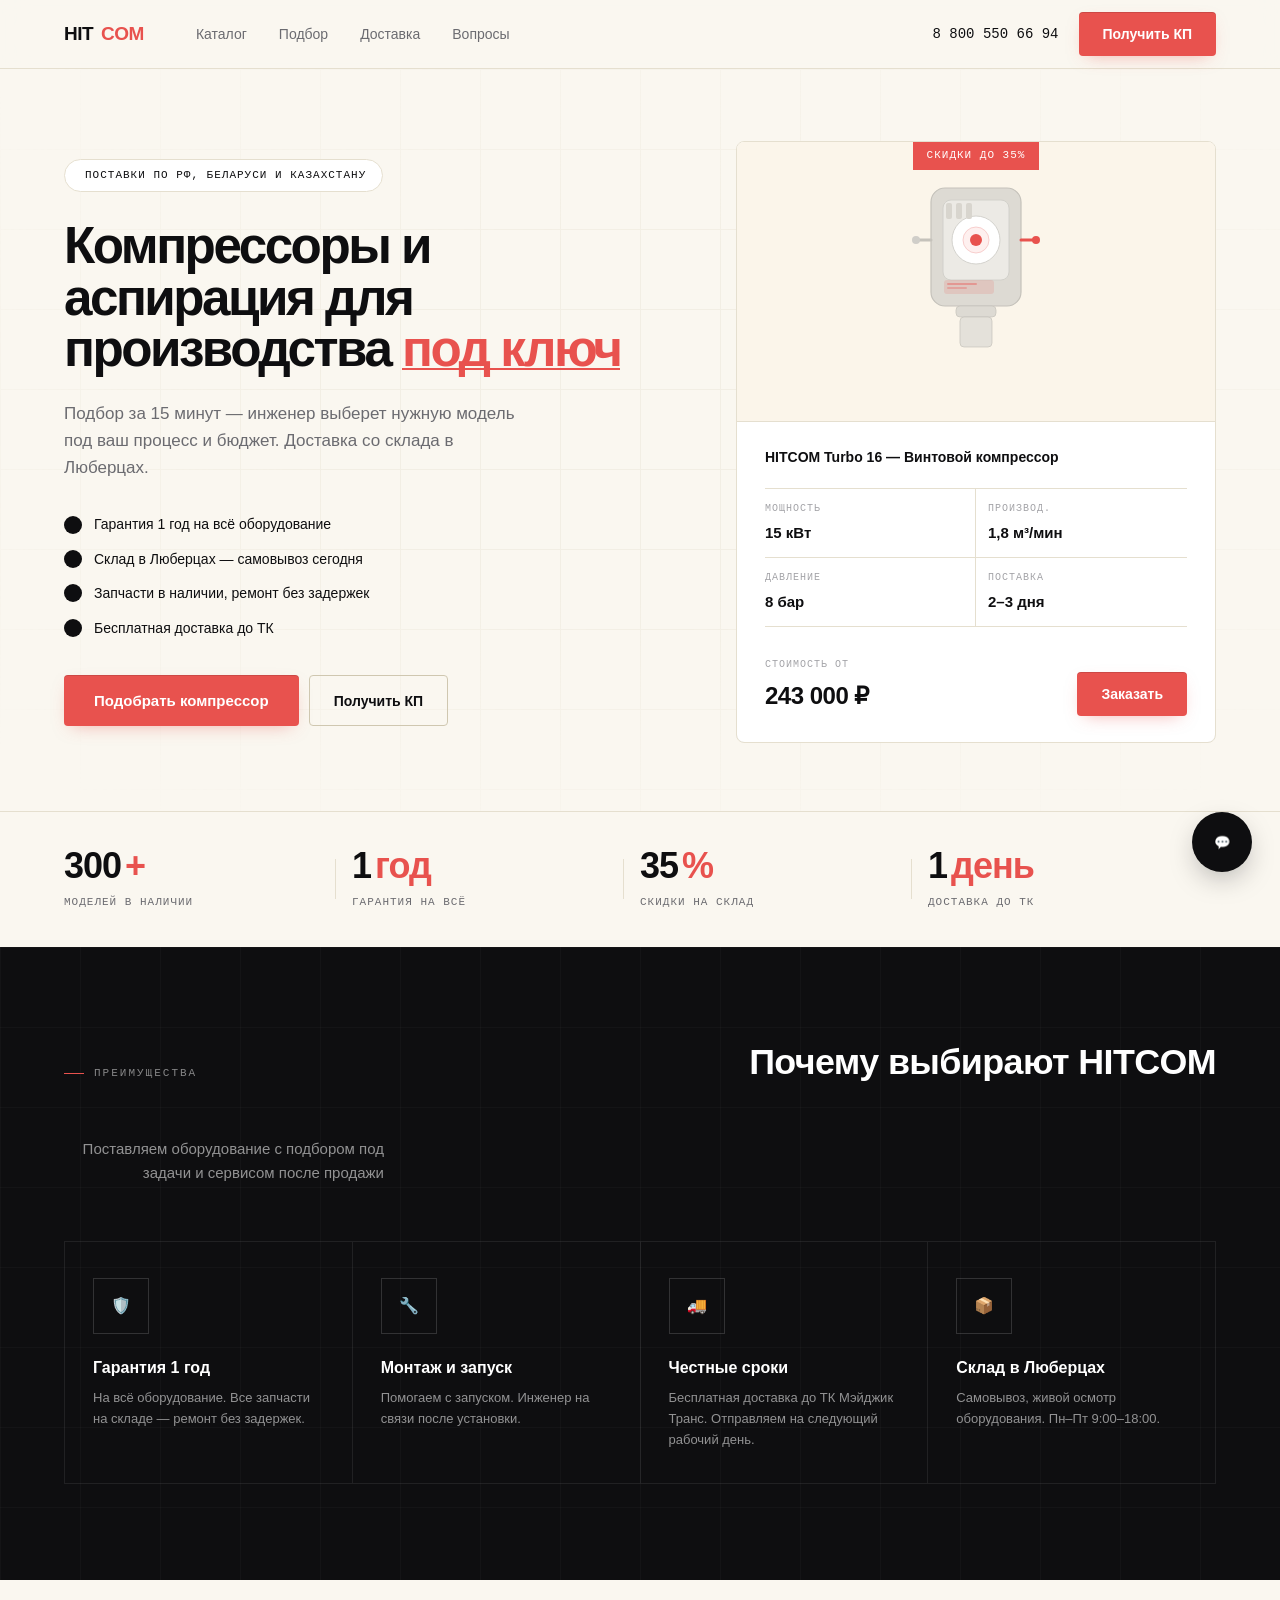
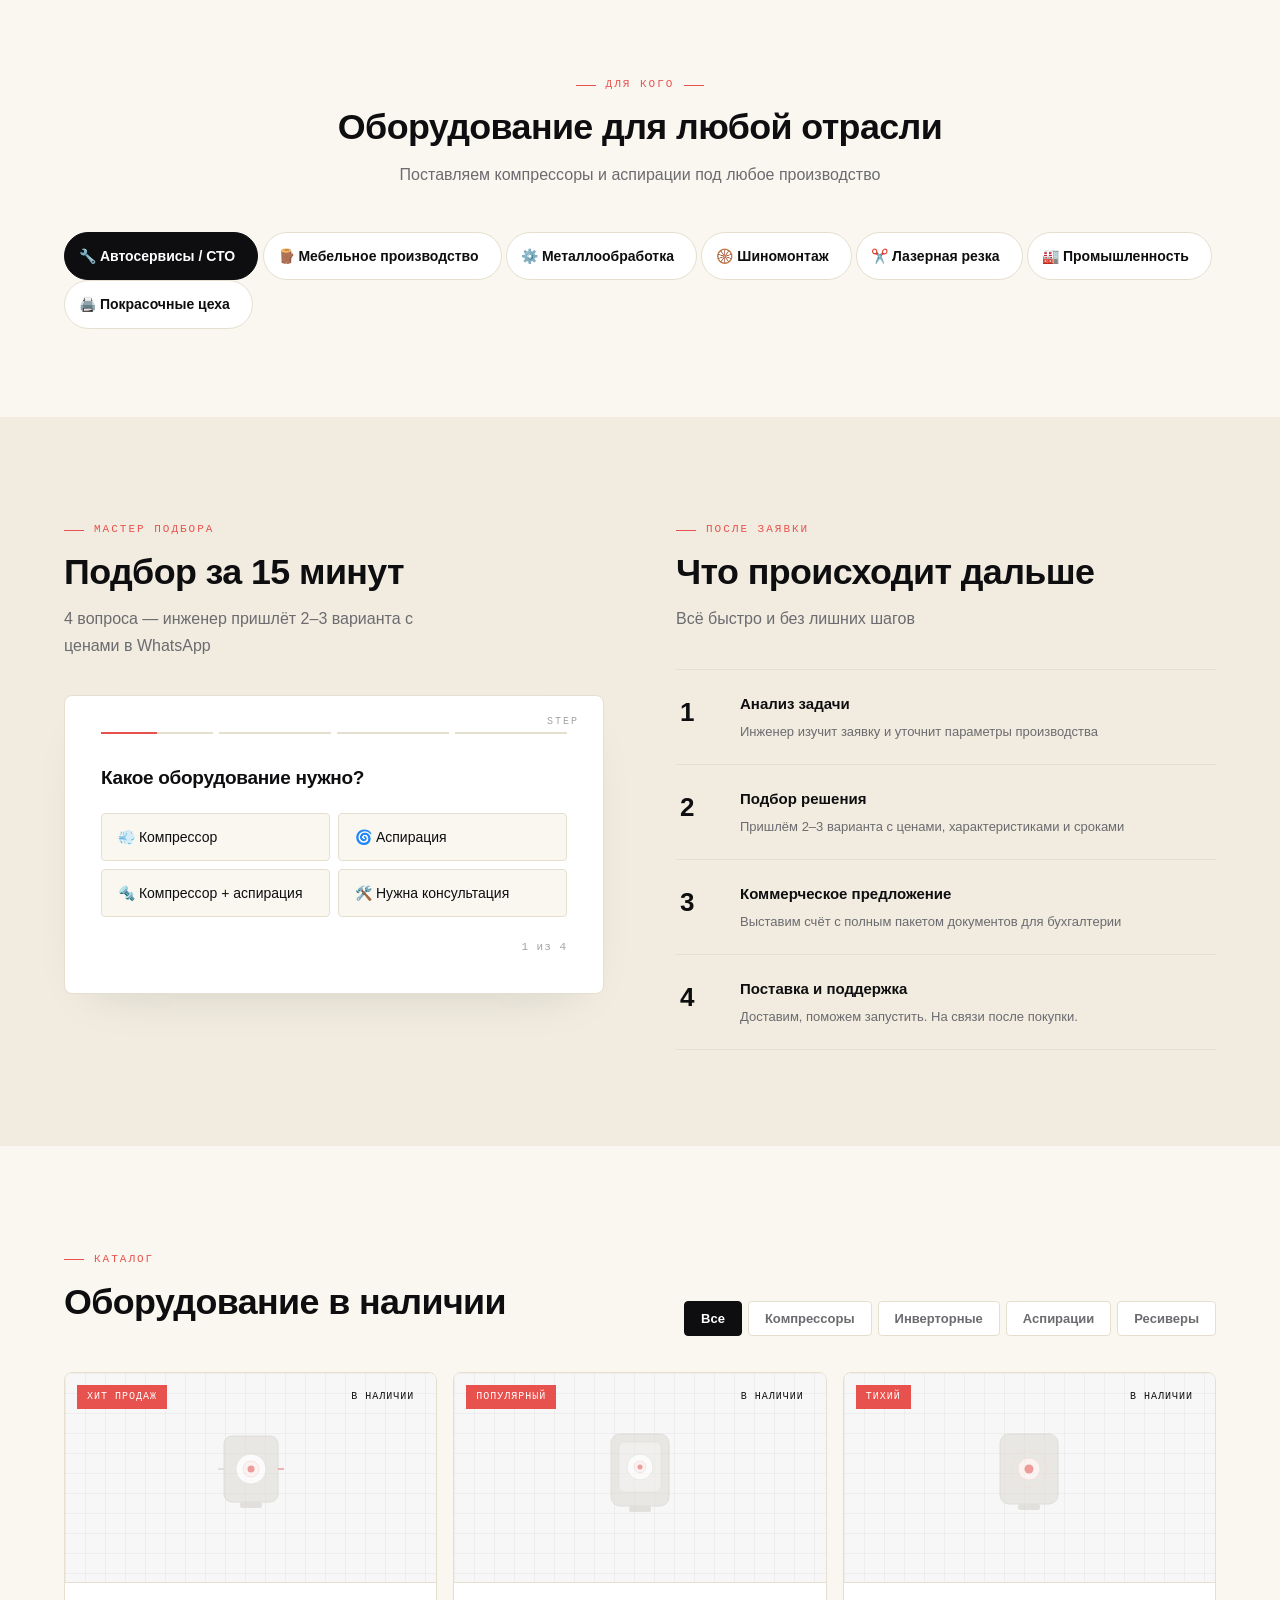
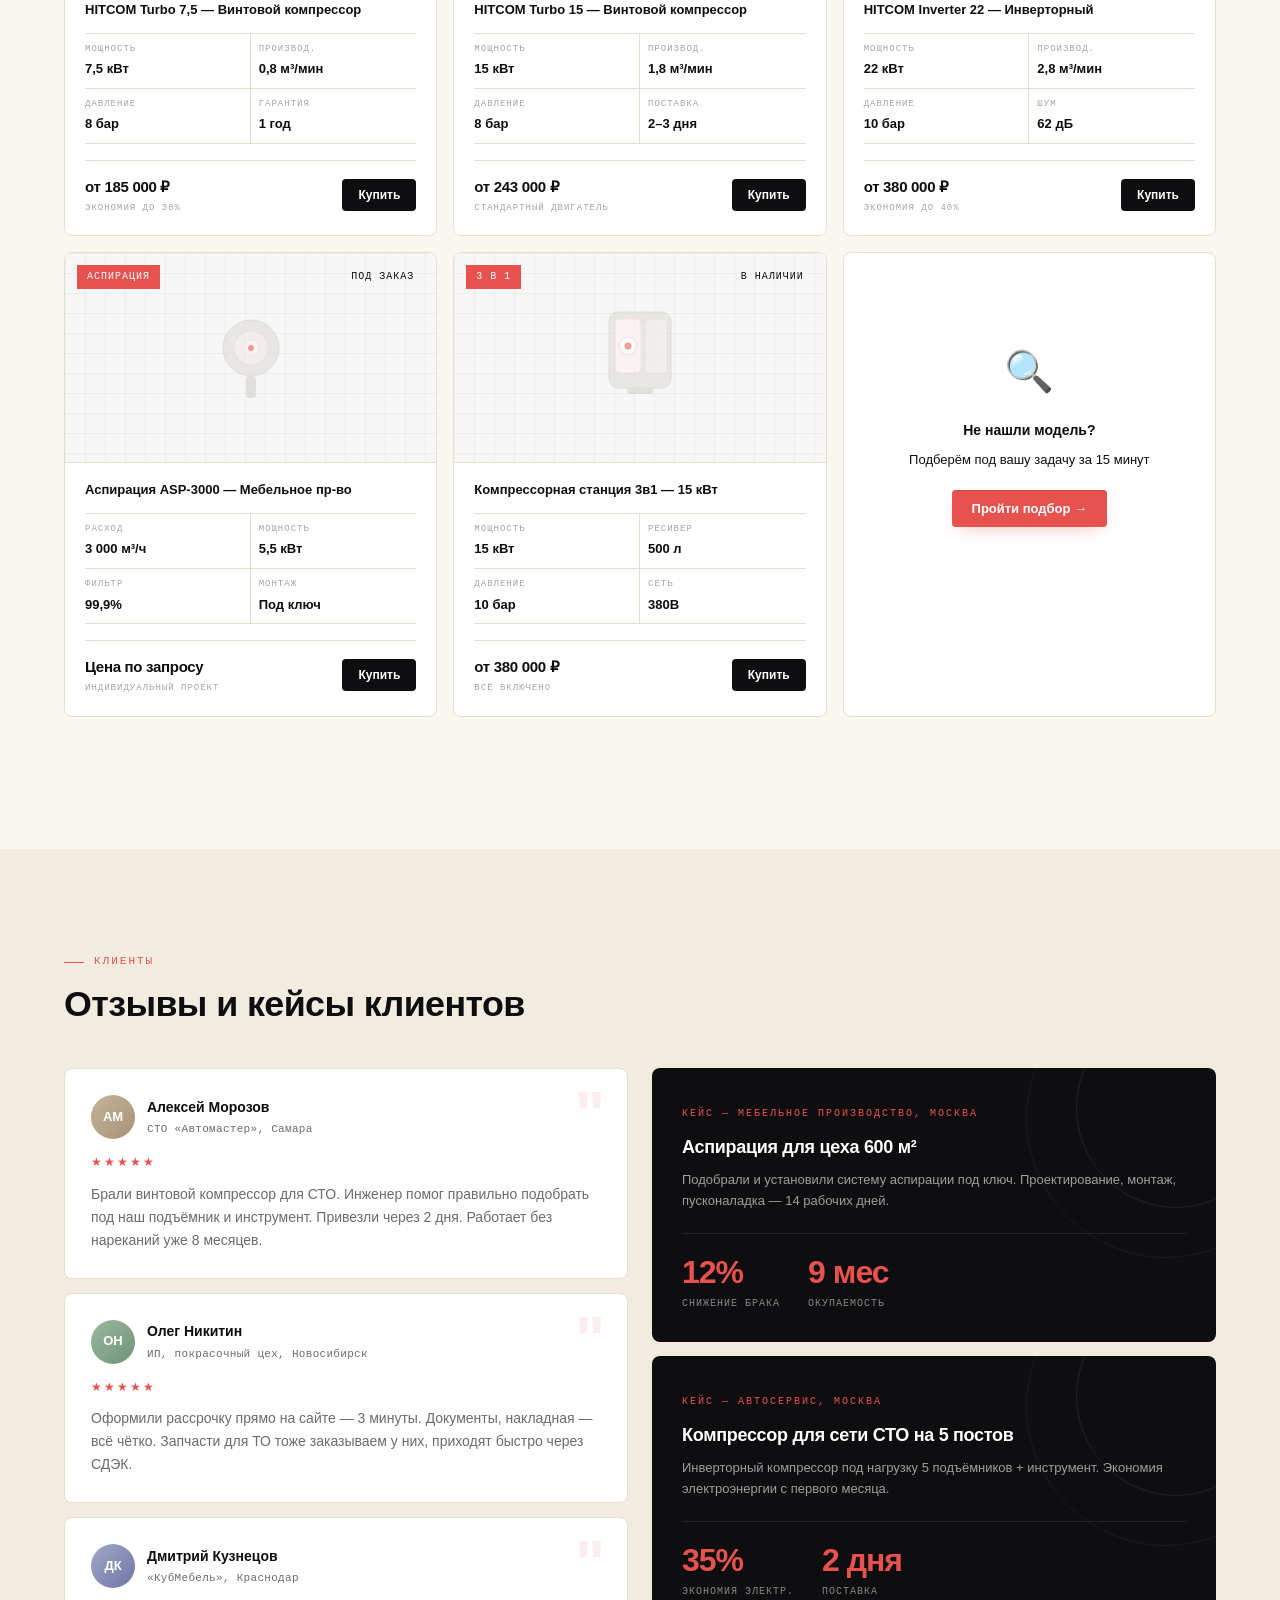
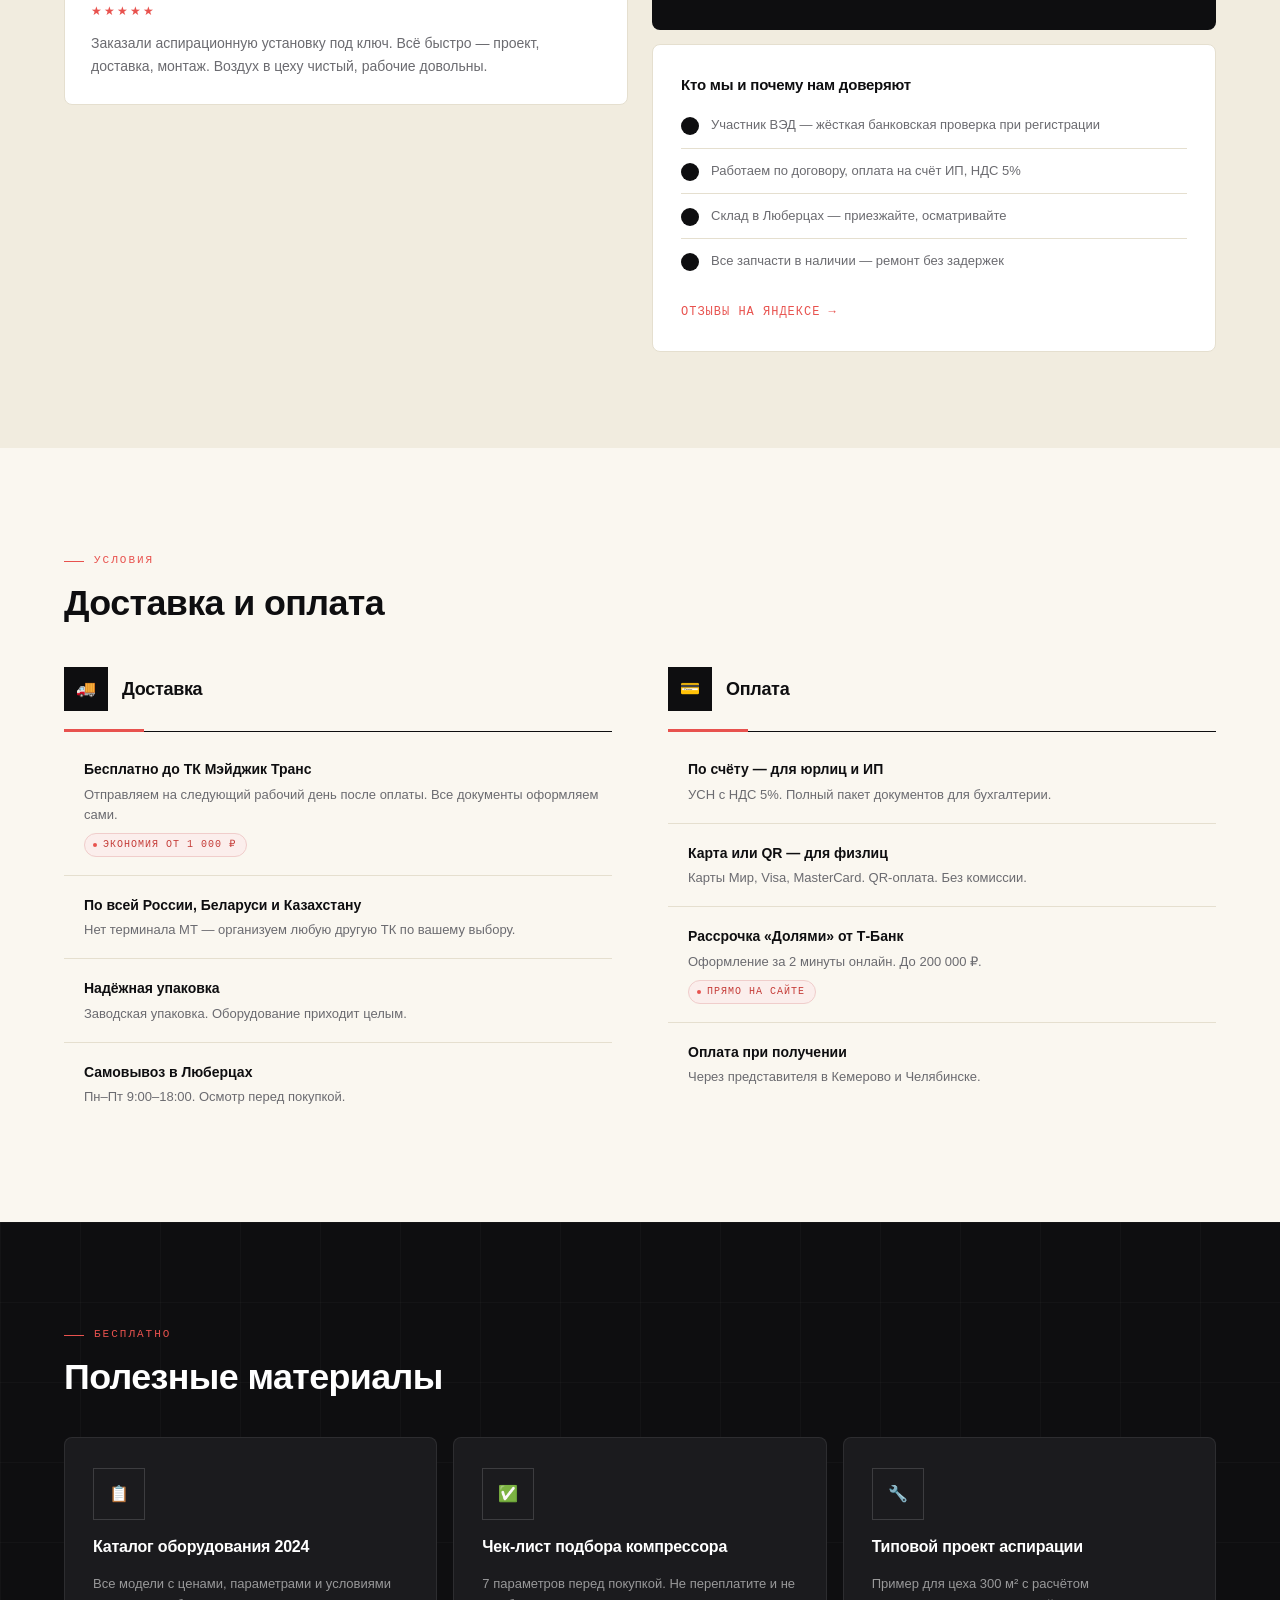
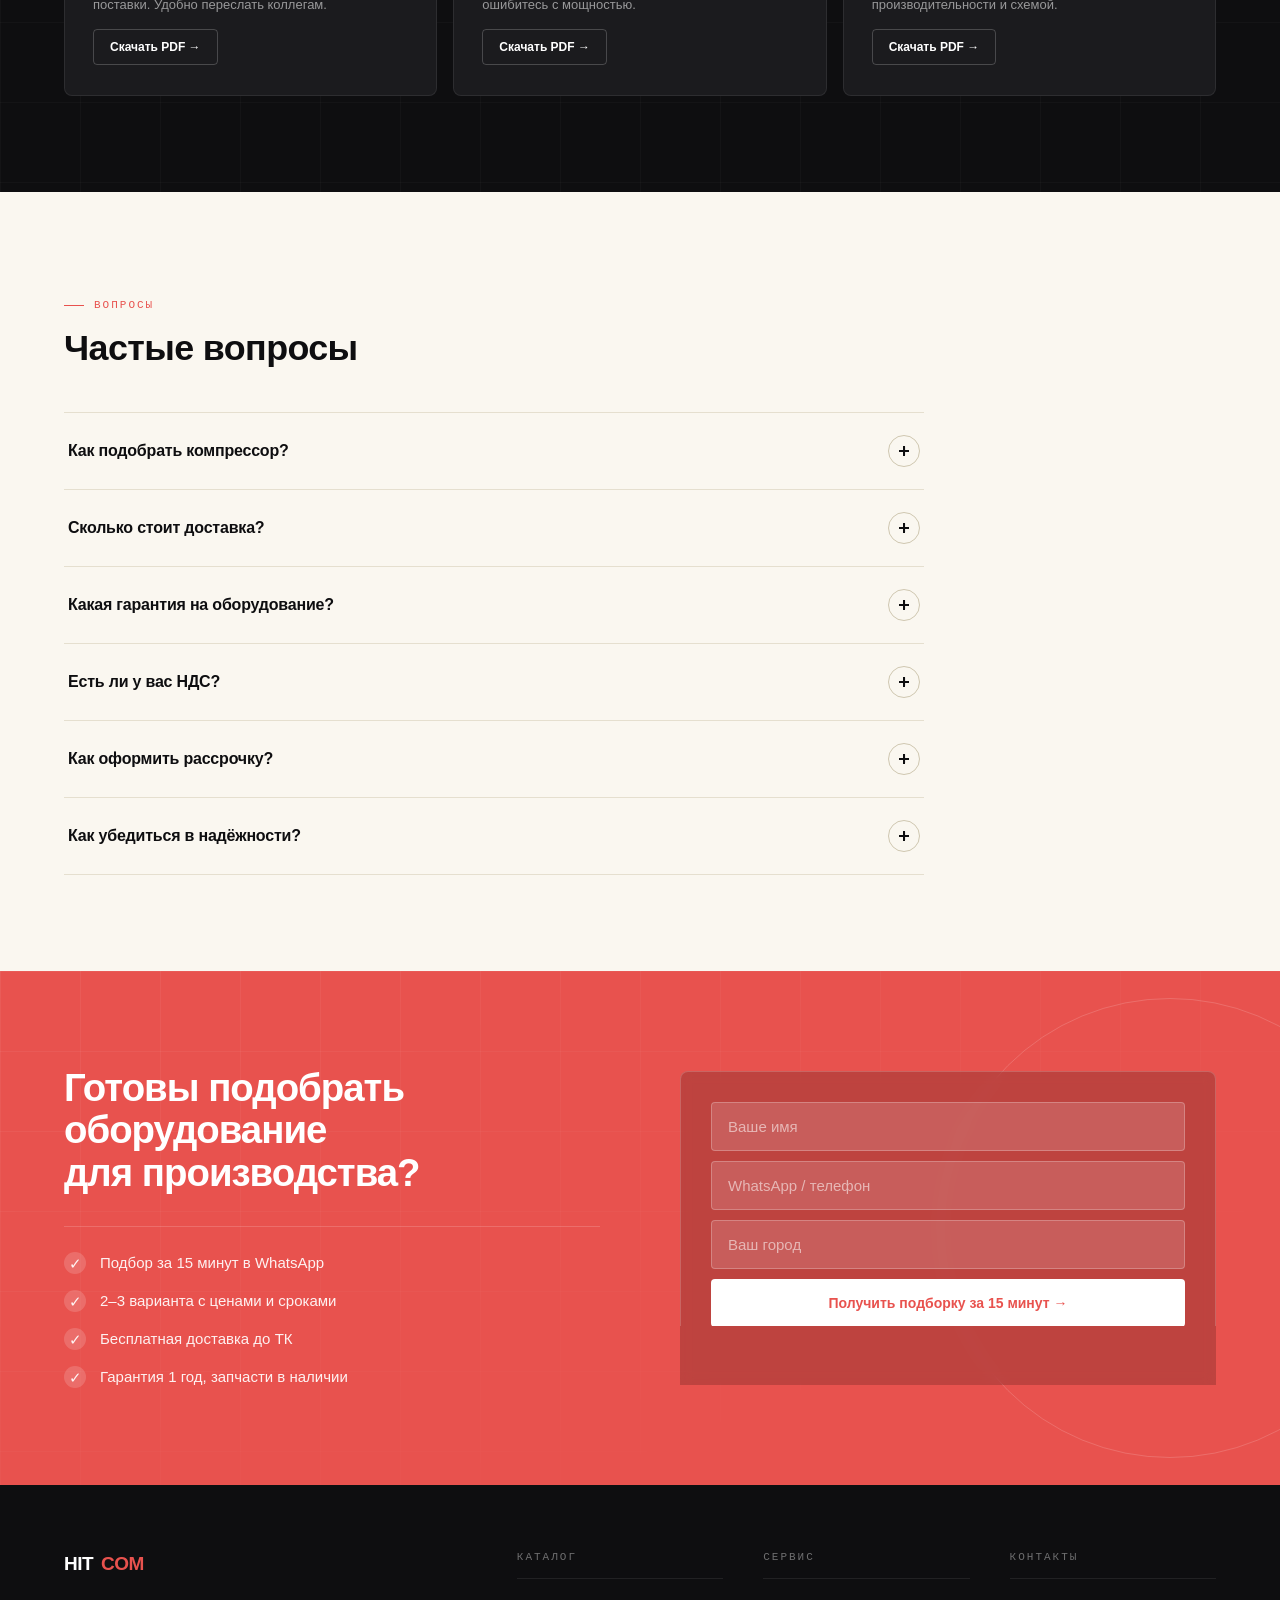
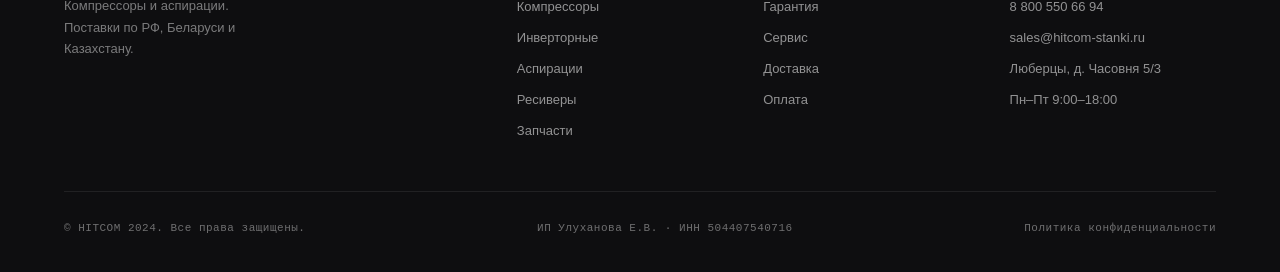
<file: hitcom-v1.html>
<!DOCTYPE html>
<html lang="ru">
<head>
<meta charset="UTF-8">
<meta name="viewport" content="width=device-width, initial-scale=1.0">
<title>HITCOM — Компрессоры и аспирации под ключ</title>
<link rel="preconnect" href="https://fonts.googleapis.com">
<link href="https://fonts.googleapis.com/css2?family=Unbounded:wght@400;600;700&family=Manrope:wght@400;500;600;700&display=swap" rel="stylesheet">
<link rel="stylesheet" href="css/style.css">
</head>
<body>

<!-- ══════════ ШАПКА ══════════ -->
<header>
  <div class="h-in">
    <a href="#" class="logo">HIT<b>COM</b></a>
    <nav>
      <a href="#catalog">Каталог</a>
      <a href="#quiz">Подбор</a>
      <a href="#delivery">Доставка</a>
      <a href="#faq">Вопросы</a>
    </nav>
    <div class="h-r">
      <a href="tel:+78005506694" class="h-phone">8 800 550 66 94</a>
      <button class="btn btn-r" onclick="openPop('kp')">Получить КП</button>
    </div>
  </div>
</header>

<!-- ══════════ HERO ══════════ -->
<section class="hero">
  <div class="hero-grid">

    <!-- Левая колонка -->
    <div class="hero-l">
      <div class="h-badge"><div class="pulse"></div>Поставки по РФ, Беларуси и Казахстану</div>
      <h1>Компрессоры и<br>аспирация для<br>производства <em>под&nbsp;ключ</em></h1>
      <p class="hero-sub">Подбор за 15 минут — инженер выберет нужную модель под ваш процесс и бюджет. Доставка со склада в Люберцах.</p>
      <div class="hero-checks">
        <div class="hck"><div class="hck-dot"></div>Гарантия 1 год на всё оборудование</div>
        <div class="hck"><div class="hck-dot"></div>Склад в Люберцах — самовывоз сегодня</div>
        <div class="hck"><div class="hck-dot"></div>Запчасти в наличии, ремонт без задержек</div>
        <div class="hck"><div class="hck-dot"></div>Бесплатная доставка до ТК</div>
      </div>
      <div class="hero-cta">
        <button class="btn btn-r lg" onclick="document.getElementById('quiz').scrollIntoView({behavior:'smooth'})">Подобрать компрессор</button>
        <button class="btn btn-o" onclick="openPop('kp')">Получить КП</button>
      </div>
    </div>

    <!-- Правая колонка — карточка -->
    <div class="hero-r">
      <div class="hcard">
        <div class="hcard-img">
          <div class="hcard-img-badge">Скидки до 35%</div>
          <svg class="comp-svg" width="140" height="190" viewBox="0 0 140 190" fill="none">
            <rect x="25" y="18" width="90" height="118" rx="14" fill="#DDDAD3" stroke="#C5C2BB" stroke-width="1.2"/>
            <rect x="37" y="30" width="66" height="80" rx="8" fill="#ECEAE5" stroke="#D0CEC9" stroke-width=".9"/>
            <circle cx="70" cy="70" r="24" fill="#FFFFFF" stroke="#D0CEC9" stroke-width=".9"/>
            <circle cx="70" cy="70" r="13" fill="#FEF0EF" stroke="#F5C5C3" stroke-width=".8"/>
            <circle cx="70" cy="70" r="6" fill="#E8524E"/>
            <rect x="50" y="136" width="40" height="11" rx="4" fill="#DDDAD3" stroke="#C5C2BB" stroke-width=".7"/>
            <rect x="54" y="147" width="32" height="30" rx="4" fill="#E4E1DA" stroke="#C5C2BB" stroke-width=".7"/>
            <line x1="10" y1="70" x2="25" y2="70" stroke="#C5C2BB" stroke-width="3" stroke-linecap="round"/>
            <circle cx="10" cy="70" r="4" fill="#D0CEC9"/>
            <line x1="115" y1="70" x2="130" y2="70" stroke="#E8524E" stroke-width="3" stroke-linecap="round"/>
            <circle cx="130" cy="70" r="4" fill="#E8524E"/>
            <rect x="40" y="33" width="6" height="16" rx="2" fill="#D8D5CE"/>
            <rect x="50" y="33" width="6" height="16" rx="2" fill="#D8D5CE"/>
            <rect x="60" y="33" width="6" height="16" rx="2" fill="#D8D5CE"/>
            <rect x="38" y="110" width="50" height="14" rx="3" fill="#E8524E" opacity=".15"/>
            <rect x="41" y="113" width="30" height="2" rx="1" fill="#E8524E" opacity=".4"/>
            <rect x="41" y="117" width="20" height="2" rx="1" fill="#E8524E" opacity=".3"/>
          </svg>
        </div>
        <div class="hcard-body">
          <div class="hcard-name">HITCOM Turbo 16 — Винтовой компрессор</div>
          <div class="hcard-params">
            <div class="hcp"><div class="hcp-k">Мощность</div><div class="hcp-v">15 кВт</div></div>
            <div class="hcp"><div class="hcp-k">Производ.</div><div class="hcp-v">1,8 м³/мин</div></div>
            <div class="hcp"><div class="hcp-k">Давление</div><div class="hcp-v">8 бар</div></div>
            <div class="hcp"><div class="hcp-k">Поставка</div><div class="hcp-v">2–3 дня</div></div>
          </div>
          <div class="hcard-foot">
            <div class="hcard-price">
              <small>Стоимость от</small>
              <strong>243 000 ₽</strong>
            </div>
            <button class="btn btn-r" onclick="openPop('price')">Заказать</button>
          </div>
        </div>
      </div>
    </div>

  </div>

  <!-- Статы -->
  <div class="hero-stats">
    <div class="hero-stats-in">
      <div class="hstat">
        <div class="hstat-v">300<b>+</b></div>
        <div class="hstat-k">Моделей в наличии</div>
      </div>
      <div class="hstat">
        <div class="hstat-v">1 <b>год</b></div>
        <div class="hstat-k">Гарантия на всё</div>
      </div>
      <div class="hstat">
        <div class="hstat-v">35<b>%</b></div>
        <div class="hstat-k">Скидки на склад</div>
      </div>
      <div class="hstat">
        <div class="hstat-v">1 <b>день</b></div>
        <div class="hstat-k">Доставка до ТК</div>
      </div>
    </div>
  </div>
</section>

<!-- ══════════ ПОЧЕМУ HITCOM ══════════ -->
<section class="why">
  <div class="w">
    <div class="why-head">
      <div class="s-lbl" style="color:rgba(255,255,255,.5)">Преимущества</div>
      <div class="s-ttl">Почему выбирают HITCOM</div>
      <p>Поставляем оборудование с подбором под задачи и сервисом после продажи</p>
    </div>
    <div class="why-grid">
      <div class="wcard"><div class="wico">🛡️</div><div class="wt">Гарантия 1 год</div><div class="wd">На всё оборудование. Все запчасти на складе — ремонт без задержек.</div></div>
      <div class="wcard"><div class="wico">🔧</div><div class="wt">Монтаж и запуск</div><div class="wd">Помогаем с запуском. Инженер на связи после установки.</div></div>
      <div class="wcard"><div class="wico">🚚</div><div class="wt">Честные сроки</div><div class="wd">Бесплатная доставка до ТК Мэйджик Транс. Отправляем на следующий рабочий день.</div></div>
      <div class="wcard"><div class="wico">📦</div><div class="wt">Склад в Люберцах</div><div class="wd">Самовывоз, живой осмотр оборудования. Пн–Пт 9:00–18:00.</div></div>
    </div>
  </div>
</section>

<!-- ══════════ СЕГМЕНТЫ ══════════ -->
<section class="segs">
  <div class="w">
    <div class="segs-head">
      <div class="s-lbl">Для кого</div>
      <div class="s-ttl">Оборудование для любой отрасли</div>
      <p class="s-sub">Поставляем компрессоры и аспирации под любое производство</p>
    </div>
    <div class="seg-tabs">
      <div class="stab on">🔧 Автосервисы / СТО</div>
      <div class="stab">🪵 Мебельное производство</div>
      <div class="stab">⚙️ Металлообработка</div>
      <div class="stab">🛞 Шиномонтаж</div>
      <div class="stab">✂️ Лазерная резка</div>
      <div class="stab">🏭 Промышленность</div>
      <div class="stab">🖨️ Покрасочные цеха</div>
    </div>
  </div>
</section>

<!-- ══════════ КВИЗ ══════════ -->
<section class="quiz" id="quiz">
  <div class="w">
    <div class="quiz-in">
      <div>
        <div class="s-lbl">Мастер подбора</div>
        <div class="s-ttl">Подбор за 15 минут</div>
        <p class="s-sub" style="max-width:400px">4 вопроса — инженер пришлёт 2–3 варианта с ценами в WhatsApp</p>
        <div class="qbox">
          <div class="qprog">
            <div class="qp cur" id="qp1"></div>
            <div class="qp" id="qp2"></div>
            <div class="qp" id="qp3"></div>
            <div class="qp" id="qp4"></div>
          </div>
          <div class="qstep on" id="qs1">
            <div class="q-q">Какое оборудование нужно?</div>
            <div class="qopts">
              <div class="qopt" onclick="selQ(this,1)">💨 Компрессор</div>
              <div class="qopt" onclick="selQ(this,1)">🌀 Аспирация</div>
              <div class="qopt" onclick="selQ(this,1)">🔩 Компрессор + аспирация</div>
              <div class="qopt" onclick="selQ(this,1)">🛠️ Нужна консультация</div>
            </div>
            <div class="qnav"><span class="qcnt">1 из 4</span></div>
          </div>
          <div class="qstep" id="qs2">
            <div class="q-q">Сфера применения?</div>
            <div class="qopts">
              <div class="qopt" onclick="selQ(this,2)">🔧 Авто / СТО</div>
              <div class="qopt" onclick="selQ(this,2)">🪵 Мебель / Дерево</div>
              <div class="qopt" onclick="selQ(this,2)">⚙️ Металл / Резка</div>
              <div class="qopt" onclick="selQ(this,2)">🏭 Другое</div>
            </div>
            <div class="qnav"><button class="qback" onclick="prevQ(2)">← Назад</button><span class="qcnt">2 из 4</span></div>
          </div>
          <div class="qstep" id="qs3">
            <div class="q-q">Требуемое давление?</div>
            <div class="qopts">
              <div class="qopt" onclick="selQ(this,3)">🟢 До 8 бар</div>
              <div class="qopt" onclick="selQ(this,3)">🟡 10–16 бар</div>
              <div class="qopt" onclick="selQ(this,3)">⚡ Сеть 220В</div>
              <div class="qopt" onclick="selQ(this,3)">🔵 Помогите определить</div>
            </div>
            <div class="qnav"><button class="qback" onclick="prevQ(3)">← Назад</button><span class="qcnt">3 из 4</span></div>
          </div>
          <div class="qstep" id="qs4">
            <div class="q-q">Примерный бюджет?</div>
            <div class="qopts">
              <div class="qopt" onclick="selQ(this,4)">💰 До 200 000 ₽</div>
              <div class="qopt" onclick="selQ(this,4)">💰 200–500 тыс. ₽</div>
              <div class="qopt" onclick="selQ(this,4)">💰 От 500 000 ₽</div>
              <div class="qopt" onclick="selQ(this,4)">🤷 Не определился</div>
            </div>
            <div class="qnav"><button class="qback" onclick="prevQ(4)">← Назад</button><span class="qcnt">4 из 4</span></div>
          </div>
          <div class="qfinal" id="qfinal">
            <h3>Отлично! Подберём за 15 минут</h3>
            <p>Оставьте WhatsApp — пришлём 2–3 модели с ценами</p>
            <div class="qform">
              <input class="fi" type="text" placeholder="Ваше имя">
              <input class="fi" type="tel" placeholder="WhatsApp / телефон">
              <button class="qsub">Получить подборку →</button>
              <p class="form-note">Нажимая кнопку, вы соглашаетесь с политикой обработки данных</p>
            </div>
          </div>
        </div>
      </div>
      <div>
        <div class="s-lbl">После заявки</div>
        <div class="s-ttl">Что происходит дальше</div>
        <p class="s-sub" style="max-width:380px">Всё быстро и без лишних шагов</p>
        <div class="asteps">
          <div class="astep"><div class="astep-n">1</div><div><div class="astep-t">Анализ задачи</div><div class="astep-d">Инженер изучит заявку и уточнит параметры производства</div></div></div>
          <div class="astep"><div class="astep-n">2</div><div><div class="astep-t">Подбор решения</div><div class="astep-d">Пришлём 2–3 варианта с ценами, характеристиками и сроками</div></div></div>
          <div class="astep"><div class="astep-n">3</div><div><div class="astep-t">Коммерческое предложение</div><div class="astep-d">Выставим счёт с полным пакетом документов для бухгалтерии</div></div></div>
          <div class="astep"><div class="astep-n">4</div><div><div class="astep-t">Поставка и поддержка</div><div class="astep-d">Доставим, поможем запустить. На связи после покупки.</div></div></div>
        </div>
      </div>
    </div>
  </div>
</section>

<!-- ══════════ КАТАЛОГ ══════════ -->
<section class="catalog" id="catalog">
  <div class="w">
    <div class="cat-head">
      <div><div class="s-lbl">Каталог</div><div class="s-ttl">Оборудование в наличии</div></div>
      <div class="cat-filters">
        <button class="cf on" onclick="catF(this,'all')">Все</button>
        <button class="cf" onclick="catF(this,'comp')">Компрессоры</button>
        <button class="cf" onclick="catF(this,'inv')">Инверторные</button>
        <button class="cf" onclick="catF(this,'asp')">Аспирации</button>
        <button class="cf" onclick="catF(this,'res')">Ресиверы</button>
      </div>
    </div>
    <div class="cat-grid" id="catGrid">

      <!-- Карточка 1 -->
      <div class="pcard" data-cat="comp"><div class="pc-in">
        <div class="pc-front">
          <div class="pc-img">
            <div class="pc-badge">Хит продаж</div><div class="in pc-stock">В наличии</div>
            <svg width="70" height="100" viewBox="0 0 70 100" fill="none" opacity=".55"><rect x="8" y="8" width="54" height="66" rx="8" fill="#DDDAD3" stroke="#C5C2BB" stroke-width=".8"/><circle cx="35" cy="41" r="15" fill="#fff" stroke="#D0CEC9" stroke-width=".7"/><circle cx="35" cy="41" r="8" fill="#FEF0EF" stroke="#F5C5C3" stroke-width=".7"/><circle cx="35" cy="41" r="3.5" fill="#E8524E"/><line x1="2" y1="41" x2="8" y2="41" stroke="#C5C2BB" stroke-width="1.5"/><line x1="62" y1="41" x2="68" y2="41" stroke="#E8524E" stroke-width="1.5"/><rect x="24" y="74" width="22" height="6" rx="2" fill="#D0CEC9"/></svg>
          </div>
          <div class="pc-body">
            <div class="pc-name">HITCOM Turbo 7,5 — Винтовой компрессор</div>
            <div class="pc-params">
              <div><div class="pp-k">Мощность</div><div class="pp-v">7,5 кВт</div></div>
              <div><div class="pp-k">Производ.</div><div class="pp-v">0,8 м³/мин</div></div>
              <div><div class="pp-k">Давление</div><div class="pp-v">8 бар</div></div>
              <div><div class="pp-k">Гарантия</div><div class="pp-v">1 год</div></div>
            </div>
            <div class="pc-foot"><div class="pc-price">от 185 000 ₽<small>экономия до 30%</small></div><button class="pc-buy" onclick="openPop('kp')">Купить</button></div>
          </div>
        </div>
        <div class="pc-back">
          <div><div class="pb-name">HITCOM Turbo 7,5 — Винтовой</div><div class="pb-rows"><div class="pb-row"><span class="pb-k">Мощность</span><span class="pb-v">7,5 кВт</span></div><div class="pb-row"><span class="pb-k">Производит.</span><span class="pb-v">0,8 м³/мин</span></div><div class="pb-row"><span class="pb-k">Давление</span><span class="pb-v">8 бар</span></div><div class="pb-row"><span class="pb-k">Напряжение</span><span class="pb-v">380В</span></div><div class="pb-row"><span class="pb-k">Шум</span><span class="pb-v">65 дБ</span></div><div class="pb-row"><span class="pb-k">Поставка</span><span class="pb-v">1–2 дня</span></div><div class="pb-row"><span class="pb-k">Гарантия</span><span class="pb-v">1 год</span></div></div></div>
          <div class="pb-btns"><button class="pbb1" onclick="openPop('kp')">Купить</button><button class="pbb2" onclick="openPop('consult')">Консультация</button></div>
        </div>
      </div></div>

      <!-- Карточка 2 -->
      <div class="pcard" data-cat="comp"><div class="pc-in">
        <div class="pc-front">
          <div class="pc-img">
            <div class="pc-badge">Популярный</div><div class="in pc-stock">В наличии</div>
            <svg width="70" height="100" viewBox="0 0 70 100" fill="none" opacity=".55"><rect x="6" y="6" width="58" height="72" rx="9" fill="#DDDAD3" stroke="#C5C2BB" stroke-width=".8"/><rect x="14" y="14" width="42" height="50" rx="5" fill="#ECEAE5" stroke="#D0CEC9" stroke-width=".7"/><circle cx="35" cy="39" r="13" fill="#fff" stroke="#D0CEC9" stroke-width=".7"/><circle cx="35" cy="39" r="6" fill="#FEF0EF" stroke="#F5C5C3" stroke-width=".7"/><circle cx="35" cy="39" r="2.5" fill="#E8524E"/><rect x="24" y="78" width="22" height="6" rx="2" fill="#D0CEC9"/></svg>
          </div>
          <div class="pc-body">
            <div class="pc-name">HITCOM Turbo 15 — Винтовой компрессор</div>
            <div class="pc-params">
              <div><div class="pp-k">Мощность</div><div class="pp-v">15 кВт</div></div>
              <div><div class="pp-k">Производ.</div><div class="pp-v">1,8 м³/мин</div></div>
              <div><div class="pp-k">Давление</div><div class="pp-v">8 бар</div></div>
              <div><div class="pp-k">Поставка</div><div class="pp-v">2–3 дня</div></div>
            </div>
            <div class="pc-foot"><div class="pc-price">от 243 000 ₽<small>стандартный двигатель</small></div><button class="pc-buy" onclick="openPop('kp')">Купить</button></div>
          </div>
        </div>
        <div class="pc-back">
          <div><div class="pb-name">HITCOM Turbo 15 — Винтовой</div><div class="pb-rows"><div class="pb-row"><span class="pb-k">Мощность</span><span class="pb-v">15 кВт</span></div><div class="pb-row"><span class="pb-k">Производит.</span><span class="pb-v">1,8 м³/мин</span></div><div class="pb-row"><span class="pb-k">Давление</span><span class="pb-v">8 бар</span></div><div class="pb-row"><span class="pb-k">Напряжение</span><span class="pb-v">380В</span></div><div class="pb-row"><span class="pb-k">Шум</span><span class="pb-v">66 дБ</span></div><div class="pb-row"><span class="pb-k">Поставка</span><span class="pb-v">2–3 дня</span></div><div class="pb-row"><span class="pb-k">Гарантия</span><span class="pb-v">1 год</span></div></div></div>
          <div class="pb-btns"><button class="pbb1" onclick="openPop('kp')">Купить</button><button class="pbb2" onclick="openPop('consult')">Консультация</button></div>
        </div>
      </div></div>

      <!-- Карточка 3 -->
      <div class="pcard" data-cat="inv"><div class="pc-in">
        <div class="pc-front">
          <div class="pc-img">
            <div class="pc-badge">Тихий</div><div class="in pc-stock">В наличии</div>
            <svg width="70" height="100" viewBox="0 0 70 100" fill="none" opacity=".55"><rect x="6" y="6" width="58" height="70" rx="9" fill="#DDDAD3" stroke="#C5C2BB" stroke-width=".8"/><circle cx="35" cy="41" r="18" fill="none" stroke="#F5C5C3" stroke-width=".8" stroke-dasharray="4 2"/><circle cx="35" cy="41" r="11" fill="#FEF0EF" stroke="#F5C5C3" stroke-width=".7"/><circle cx="35" cy="41" r="4.5" fill="#E8524E"/><rect x="24" y="76" width="22" height="6" rx="2" fill="#D0CEC9"/></svg>
          </div>
          <div class="pc-body">
            <div class="pc-name">HITCOM Inverter 22 — Инверторный</div>
            <div class="pc-params">
              <div><div class="pp-k">Мощность</div><div class="pp-v">22 кВт</div></div>
              <div><div class="pp-k">Производ.</div><div class="pp-v">2,8 м³/мин</div></div>
              <div><div class="pp-k">Давление</div><div class="pp-v">10 бар</div></div>
              <div><div class="pp-k">Шум</div><div class="pp-v">62 дБ</div></div>
            </div>
            <div class="pc-foot"><div class="pc-price">от 380 000 ₽<small>экономия до 40%</small></div><button class="pc-buy" onclick="openPop('kp')">Купить</button></div>
          </div>
        </div>
        <div class="pc-back">
          <div><div class="pb-name">HITCOM Inverter 22 — Инверторный</div><div class="pb-rows"><div class="pb-row"><span class="pb-k">Мощность</span><span class="pb-v">22 кВт</span></div><div class="pb-row"><span class="pb-k">Производит.</span><span class="pb-v">2,8 м³/мин</span></div><div class="pb-row"><span class="pb-k">Давление</span><span class="pb-v">10 бар</span></div><div class="pb-row"><span class="pb-k">Напряжение</span><span class="pb-v">380В</span></div><div class="pb-row"><span class="pb-k">Шум</span><span class="pb-v">62 дБ</span></div><div class="pb-row"><span class="pb-k">Поставка</span><span class="pb-v">3–5 дней</span></div><div class="pb-row"><span class="pb-k">Гарантия</span><span class="pb-v">1 год</span></div></div></div>
          <div class="pb-btns"><button class="pbb1" onclick="openPop('kp')">Купить</button><button class="pbb2" onclick="openPop('consult')">Консультация</button></div>
        </div>
      </div></div>

      <!-- Карточка 4 (стр 2) -->
      <div class="pcard" data-cat="asp" id="c4" style="display:none"><div class="pc-in">
        <div class="pc-front">
          <div class="pc-img">
            <div class="pc-badge">Аспирация</div><div class="ord pc-stock">Под заказ</div>
            <svg width="70" height="100" viewBox="0 0 70 100" fill="none" opacity=".55"><ellipse cx="35" cy="40" rx="28" ry="28" fill="#DDDAD3" stroke="#C5C2BB" stroke-width=".8"/><ellipse cx="35" cy="40" rx="17" ry="17" fill="#ECEAE5" stroke="#D0CEC9" stroke-width=".7"/><ellipse cx="35" cy="40" rx="8" ry="8" fill="#FEF0EF" stroke="#F5C5C3" stroke-width=".7"/><circle cx="35" cy="40" r="3" fill="#E8524E"/><rect x="30" y="68" width="10" height="22" rx="3" fill="#D0CEC9"/></svg>
          </div>
          <div class="pc-body">
            <div class="pc-name">Аспирация ASP-3000 — Мебельное пр-во</div>
            <div class="pc-params">
              <div><div class="pp-k">Расход</div><div class="pp-v">3 000 м³/ч</div></div>
              <div><div class="pp-k">Мощность</div><div class="pp-v">5,5 кВт</div></div>
              <div><div class="pp-k">Фильтр</div><div class="pp-v">99,9%</div></div>
              <div><div class="pp-k">Монтаж</div><div class="pp-v">Под ключ</div></div>
            </div>
            <div class="pc-foot"><div class="pc-price">Цена по запросу<small>индивидуальный проект</small></div><button class="pc-buy" onclick="openPop('kp')">Купить</button></div>
          </div>
        </div>
        <div class="pc-back">
          <div><div class="pb-name">Аспирация ASP-3000</div><div class="pb-rows"><div class="pb-row"><span class="pb-k">Расход</span><span class="pb-v">3 000 м³/ч</span></div><div class="pb-row"><span class="pb-k">Мощность</span><span class="pb-v">5,5 кВт</span></div><div class="pb-row"><span class="pb-k">Очистка</span><span class="pb-v">99,9%</span></div><div class="pb-row"><span class="pb-k">Монтаж</span><span class="pb-v">Под ключ</span></div><div class="pb-row"><span class="pb-k">Проект</span><span class="pb-v">Включён</span></div><div class="pb-row"><span class="pb-k">Окупаемость</span><span class="pb-v">18 мес</span></div></div></div>
          <div class="pb-btns"><button class="pbb1" onclick="openPop('kp')">Купить</button><button class="pbb2" onclick="openPop('consult')">Консультация</button></div>
        </div>
      </div></div>

      <!-- Карточка 5 (стр 2) -->
      <div class="pcard" data-cat="comp" id="c5" style="display:none"><div class="pc-in">
        <div class="pc-front">
          <div class="pc-img">
            <div class="pc-badge">3 в 1</div><div class="in pc-stock">В наличии</div>
            <svg width="70" height="100" viewBox="0 0 70 100" fill="none" opacity=".55"><rect x="4" y="4" width="62" height="76" rx="9" fill="#DDDAD3" stroke="#C5C2BB" stroke-width=".8"/><rect x="10" y="11" width="26" height="54" rx="5" fill="#FEF0EF" stroke="#F5C5C3" stroke-width=".7"/><rect x="40" y="11" width="22" height="54" rx="5" fill="#ECEAE5" stroke="#D0CEC9" stroke-width=".7"/><circle cx="23" cy="38" r="9" fill="#fff" stroke="#C5C2BB" stroke-width=".7"/><circle cx="23" cy="38" r="3.5" fill="#E8524E"/><rect x="22" y="80" width="26" height="6" rx="2" fill="#D0CEC9"/></svg>
          </div>
          <div class="pc-body">
            <div class="pc-name">Компрессорная станция 3в1 — 15 кВт</div>
            <div class="pc-params">
              <div><div class="pp-k">Мощность</div><div class="pp-v">15 кВт</div></div>
              <div><div class="pp-k">Ресивер</div><div class="pp-v">500 л</div></div>
              <div><div class="pp-k">Давление</div><div class="pp-v">10 бар</div></div>
              <div><div class="pp-k">Сеть</div><div class="pp-v">380В</div></div>
            </div>
            <div class="pc-foot"><div class="pc-price">от 380 000 ₽<small>всё включено</small></div><button class="pc-buy" onclick="openPop('kp')">Купить</button></div>
          </div>
        </div>
        <div class="pc-back">
          <div><div class="pb-name">Компрессорная станция 3в1</div><div class="pb-rows"><div class="pb-row"><span class="pb-k">Мощность</span><span class="pb-v">15 кВт</span></div><div class="pb-row"><span class="pb-k">Ресивер</span><span class="pb-v">500 л</span></div><div class="pb-row"><span class="pb-k">Давление</span><span class="pb-v">10 бар</span></div><div class="pb-row"><span class="pb-k">Осушитель</span><span class="pb-v">Встроенный</span></div><div class="pb-row"><span class="pb-k">Напряжение</span><span class="pb-v">380В</span></div><div class="pb-row"><span class="pb-k">Поставка</span><span class="pb-v">3–5 дней</span></div></div></div>
          <div class="pb-btns"><button class="pbb1" onclick="openPop('kp')">Купить</button><button class="pbb2" onclick="openPop('consult')">Консультация</button></div>
        </div>
      </div></div>

      <!-- Карточка 6 (стр 2) — CTA -->
      <div class="pcard" id="c6" style="display:none;cursor:pointer" onclick="document.getElementById('quiz').scrollIntoView({behavior:'smooth'})">
        <div class="pc-in"><div class="pc-front" style="min-height:360px;display:flex;align-items:center;justify-content:center;background:var(--warm);">
          <div style="text-align:center;padding:32px">
            <div style="font-size:40px;margin-bottom:16px">🔍</div>
            <div style="font-family:var(--fh);font-size:14px;font-weight:600;color:var(--blk);margin-bottom:8px">Не нашли модель?</div>
            <p style="font-size:13px;color:var(--mid);margin-bottom:20px">Подберём под вашу задачу за 15 минут</p>
            <button class="btn btn-r" style="margin:0 auto;font-size:13px;padding:11px 20px">Пройти подбор →</button>
          </div>
        </div></div>
      </div>

    </div>
    <div class="cat-pag">
      <div class="pg-n on" onclick="catPg(1)">1</div>
      <div class="pg-n" onclick="catPg(2)">2</div>
      <div class="pg-n" onclick="catPg(3)">3</div>
      <div class="pg-more" onclick="catPg('next')">Показать ещё <svg width="14" height="14" viewBox="0 0 14 14" fill="none"><path d="M3 7h8M8 4l3 3-3 3" stroke="currentColor" stroke-width="1.3" stroke-linecap="round"/></svg></div>
    </div>
  </div>
</section>

<!-- ══════════ ОТЗЫВЫ ══════════ -->
<section class="trust" id="trust">
  <div class="w">
    <div class="s-lbl">Клиенты</div>
    <div class="s-ttl">Отзывы и кейсы клиентов</div>
    <div class="trust-grid">
      <div class="rev-col">
        <div class="rcard">
          <div class="rtop">
            <div class="rava" style="background:linear-gradient(135deg,#c4b49a,#a89278)">АМ</div>
            <div><div class="rname">Алексей Морозов</div><div class="rmeta">СТО «Автомастер», Самара</div></div>
          </div>
          <div class="stars">★★★★★</div>
          <div class="rtxt">Брали винтовой компрессор для СТО. Инженер помог правильно подобрать под наш подъёмник и инструмент. Привезли через 2 дня. Работает без нареканий уже 8 месяцев.</div>
        </div>
        <div class="rcard">
          <div class="rtop">
            <div class="rava" style="background:linear-gradient(135deg,#9ab8a0,#6e9476)">ОН</div>
            <div><div class="rname">Олег Никитин</div><div class="rmeta">ИП, покрасочный цех, Новосибирск</div></div>
          </div>
          <div class="stars">★★★★★</div>
          <div class="rtxt">Оформили рассрочку прямо на сайте — 3 минуты. Документы, накладная — всё чётко. Запчасти для ТО тоже заказываем у них, приходят быстро через СДЭК.</div>
        </div>
        <div class="rcard">
          <div class="rtop">
            <div class="rava" style="background:linear-gradient(135deg,#a0a8c4,#7076a8)">ДК</div>
            <div><div class="rname">Дмитрий Кузнецов</div><div class="rmeta">«КубМебель», Краснодар</div></div>
          </div>
          <div class="stars">★★★★★</div>
          <div class="rtxt">Заказали аспирационную установку под ключ. Всё быстро — проект, доставка, монтаж. Воздух в цеху чистый, рабочие довольны.</div>
        </div>
      </div>
      <div class="case-col">
        <div class="kcase">
          <div class="kcase-tag">Кейс — Мебельное производство, Москва</div>
          <div class="kcase-ttl">Аспирация для цеха 600 м²</div>
          <div class="kcase-desc">Подобрали и установили систему аспирации под ключ. Проектирование, монтаж, пусконаладка — 14 рабочих дней.</div>
          <div class="kcase-stats">
            <div><div class="ks-v">12%</div><div class="ks-k">Снижение брака</div></div>
            <div><div class="ks-v">9 мес</div><div class="ks-k">Окупаемость</div></div>
          </div>
        </div>
        <div class="kcase">
          <div class="kcase-tag">Кейс — Автосервис, Москва</div>
          <div class="kcase-ttl">Компрессор для сети СТО на 5 постов</div>
          <div class="kcase-desc">Инверторный компрессор под нагрузку 5 подъёмников + инструмент. Экономия электроэнергии с первого месяца.</div>
          <div class="kcase-stats">
            <div><div class="ks-v">35%</div><div class="ks-k">Экономия электр.</div></div>
            <div><div class="ks-v">2 дня</div><div class="ks-k">Поставка</div></div>
          </div>
        </div>
        <div class="about-c">
          <h4>Кто мы и почему нам доверяют</h4>
          <div class="ai"><div class="aick">✓</div><p>Участник ВЭД — жёсткая банковская проверка при регистрации</p></div>
          <div class="ai"><div class="aick">✓</div><p>Работаем по договору, оплата на счёт ИП, НДС 5%</p></div>
          <div class="ai"><div class="aick">✓</div><p>Склад в Люберцах — приезжайте, осматривайте</p></div>
          <div class="ai"><div class="aick">✓</div><p>Все запчасти в наличии — ремонт без задержек</p></div>
          <a href="#" class="alink">Отзывы на Яндексе →</a>
        </div>
      </div>
    </div>
  </div>
</section>

<!-- ══════════ ДОСТАВКА И ОПЛАТА ══════════ -->
<section class="delivery" id="delivery">
  <div class="w">
    <div class="s-lbl">Условия</div>
    <div class="s-ttl">Доставка и оплата</div>
    <div class="del-grid">
      <div>
        <div class="del-hd"><div class="del-hd-ico">🚚</div><div class="del-hd-t">Доставка</div></div>
        <div class="ditem"><div class="ddot"></div><div><div class="dt">Бесплатно до ТК Мэйджик Транс</div><div class="dd">Отправляем на следующий рабочий день после оплаты. Все документы оформляем сами.</div><span class="dpill">Экономия от 1 000 ₽</span></div></div>
        <div class="ditem"><div class="ddot"></div><div><div class="dt">По всей России, Беларуси и Казахстану</div><div class="dd">Нет терминала МТ — организуем любую другую ТК по вашему выбору.</div></div></div>
        <div class="ditem"><div class="ddot"></div><div><div class="dt">Надёжная упаковка</div><div class="dd">Заводская упаковка. Оборудование приходит целым.</div></div></div>
        <div class="ditem"><div class="ddot"></div><div><div class="dt">Самовывоз в Люберцах</div><div class="dd">Пн–Пт 9:00–18:00. Осмотр перед покупкой.</div></div></div>
      </div>
      <div>
        <div class="del-hd"><div class="del-hd-ico">💳</div><div class="del-hd-t">Оплата</div></div>
        <div class="ditem"><div class="ddot"></div><div><div class="dt">По счёту — для юрлиц и ИП</div><div class="dd">УСН с НДС 5%. Полный пакет документов для бухгалтерии.</div></div></div>
        <div class="ditem"><div class="ddot"></div><div><div class="dt">Карта или QR — для физлиц</div><div class="dd">Карты Мир, Visa, MasterCard. QR-оплата. Без комиссии.</div></div></div>
        <div class="ditem"><div class="ddot"></div><div><div class="dt">Рассрочка «Долями» от Т-Банк</div><div class="dd">Оформление за 2 минуты онлайн. До 200 000 ₽.</div><span class="dpill">Прямо на сайте</span></div></div>
        <div class="ditem"><div class="ddot"></div><div><div class="dt">Оплата при получении</div><div class="dd">Через представителя в Кемерово и Челябинске.</div></div></div>
      </div>
    </div>
  </div>
</section>

<!-- ══════════ ЛИД-МАГНИТЫ ══════════ -->
<section class="leadmag">
  <div class="w">
    <div class="s-lbl">Бесплатно</div>
    <div class="s-ttl">Полезные материалы</div>
    <div class="lm-grid">
      <div class="lmc"><div class="lm-ico">📋</div><div class="lm-t">Каталог оборудования 2024</div><div class="lm-d">Все модели с ценами, параметрами и условиями поставки. Удобно переслать коллегам.</div><button class="lm-btn" onclick="openPop('mag')">Скачать PDF →</button></div>
      <div class="lmc"><div class="lm-ico">✅</div><div class="lm-t">Чек-лист подбора компрессора</div><div class="lm-d">7 параметров перед покупкой. Не переплатите и не ошибитесь с мощностью.</div><button class="lm-btn" onclick="openPop('mag')">Скачать PDF →</button></div>
      <div class="lmc"><div class="lm-ico">🔧</div><div class="lm-t">Типовой проект аспирации</div><div class="lm-d">Пример для цеха 300 м² с расчётом производительности и схемой.</div><button class="lm-btn" onclick="openPop('mag')">Скачать PDF →</button></div>
    </div>
  </div>
</section>

<!-- ══════════ FAQ ══════════ -->
<section class="faq-s" id="faq">
  <div class="w">
    <div class="s-lbl">Вопросы</div>
    <div class="s-ttl">Частые вопросы</div>
    <div class="faq-list">
      <div class="fitem"><div class="fq" onclick="togF(this)">Как подобрать компрессор? <span class="fq-ico">+</span></div><div class="fa">Пройдите наш квиз — 4 вопроса, инженер пришлёт 2–3 варианта с ценами за 15 минут. Или позвоните, подберём по телефону.</div></div>
      <div class="fitem"><div class="fq" onclick="togF(this)">Сколько стоит доставка? <span class="fq-ico">+</span></div><div class="fa">До терминала ТК Мэйджик Транс — бесплатно, следующий рабочий день. Доставка от терминала — по тарифам ТК за ваш счёт.</div></div>
      <div class="fitem"><div class="fq" onclick="togF(this)">Какая гарантия на оборудование? <span class="fq-ico">+</span></div><div class="fa">Гарантия 1 год на всё. Все запчасти на складе. Отправка нужной детали СДЭК — 2–3 дня по России.</div></div>
      <div class="fitem"><div class="fq" onclick="togF(this)">Есть ли у вас НДС? <span class="fq-ico">+</span></div><div class="fa">Работаем на УСН с НДС 5%. Полный пакет документов для юрлиц и ИП.</div></div>
      <div class="fitem"><div class="fq" onclick="togF(this)">Как оформить рассрочку? <span class="fq-ico">+</span></div><div class="fa">«Долями» от Т-Банк — оформление онлайн за 2 минуты прямо на сайте. До 200 000 ₽. Без визита в банк.</div></div>
      <div class="fitem"><div class="fq" onclick="togF(this)">Как убедиться в надёжности? <span class="fq-ico">+</span></div><div class="fa">Мы участники ВЭД (жёсткая банковская проверка), работаем по договору. Смотрите отзывы на Яндексе и 2ГИС.</div></div>
    </div>
  </div>
</section>

<!-- ══════════ ФИНАЛЬНЫЙ CTA ══════════ -->
<section class="final">
  <div class="w">
    <div class="final-in">
      <div class="final-l">
        <h2>Готовы подобрать оборудование для производства?</h2>
        <div class="fck-list">
          <div class="fck"><div class="fck-dot">✓</div>Подбор за 15 минут в WhatsApp</div>
          <div class="fck"><div class="fck-dot">✓</div>2–3 варианта с ценами и сроками</div>
          <div class="fck"><div class="fck-dot">✓</div>Бесплатная доставка до ТК</div>
          <div class="fck"><div class="fck-dot">✓</div>Гарантия 1 год, запчасти в наличии</div>
        </div>
      </div>
      <div class="final-r">
        <input class="ffi" type="text" placeholder="Ваше имя">
        <input class="ffi" type="tel" placeholder="WhatsApp / телефон">
        <input class="ffi" type="text" placeholder="Ваш город">
        <button class="fsub">Получить подборку за 15 минут →</button>
        <p class="fnote">Нажимая кнопку, вы соглашаетесь с политикой обработки данных</p>
      </div>
    </div>
  </div>
</section>

<!-- ══════════ FOOTER ══════════ -->
<footer>
  <div class="w">
    <div class="foot-g">
      <div class="foot-brand">
        <a href="#" class="logo">HIT<b>COM</b></a>
        <p>Компрессоры и аспирации. Поставки по РФ, Беларуси и Казахстану.</p>
      </div>
      <div class="fcol"><div class="fc-t">Каталог</div><a href="#">Компрессоры</a><a href="#">Инверторные</a><a href="#">Аспирации</a><a href="#">Ресиверы</a><a href="#">Запчасти</a></div>
      <div class="fcol"><div class="fc-t">Сервис</div><a href="#">Гарантия</a><a href="#">Сервис</a><a href="#">Доставка</a><a href="#">Оплата</a></div>
      <div class="fcol"><div class="fc-t">Контакты</div><a href="tel:+78005506694">8 800 550 66 94</a><a href="#">sales@hitcom-stanki.ru</a><a href="#">Люберцы, д. Часовня 5/3</a><a href="#">Пн–Пт 9:00–18:00</a></div>
    </div>
    <div class="foot-bot">
      <span>© HITCOM 2024. Все права защищены.</span>
      <span>ИП Улуханова Е.В. · ИНН 504407540716</span>
      <a href="#" style="color:inherit">Политика конфиденциальности</a>
    </div>
  </div>
</footer>

<!-- ══════════ ПЛАВАЮЩИЙ ВИДЖЕТ ══════════ -->
<div class="fw">
  <div class="fw-menu" id="fwMenu">
    <a href="tel:+78005506694" class="fwlnk"><div class="fw-ico" style="background:#F0F0F0">📞</div>8 800 550 66 94</a>
    <a href="https://wa.me/79236226694" class="fwlnk"><div class="fw-ico" style="background:#ECFDF5">💬</div>WhatsApp</a>
    <a href="https://t.me/hitcom_stanki_bot" class="fwlnk"><div class="fw-ico" style="background:#EFF6FF">✈️</div>Telegram</a>
    <button class="fwlnk" onclick="openPop('call');document.getElementById('fwMenu').classList.remove('open')"><div class="fw-ico" style="background:#FEF0EF">⚡</div>Перезвоните за 2 мин</button>
  </div>
  <button class="fwtog" onclick="document.getElementById('fwMenu').classList.toggle('open')">💬</button>
</div>

<!-- ══════════ ПОПАП ══════════ -->
<div class="pop-bg" id="popup" onclick="if(event.target===this)closePop()">
  <div class="pop-box">
    <button class="pop-x" onclick="closePop()">×</button>
    <div id="popContent"></div>
  </div>
</div>

<script src="js/main.js"></script>
</body>
</html>
</file>
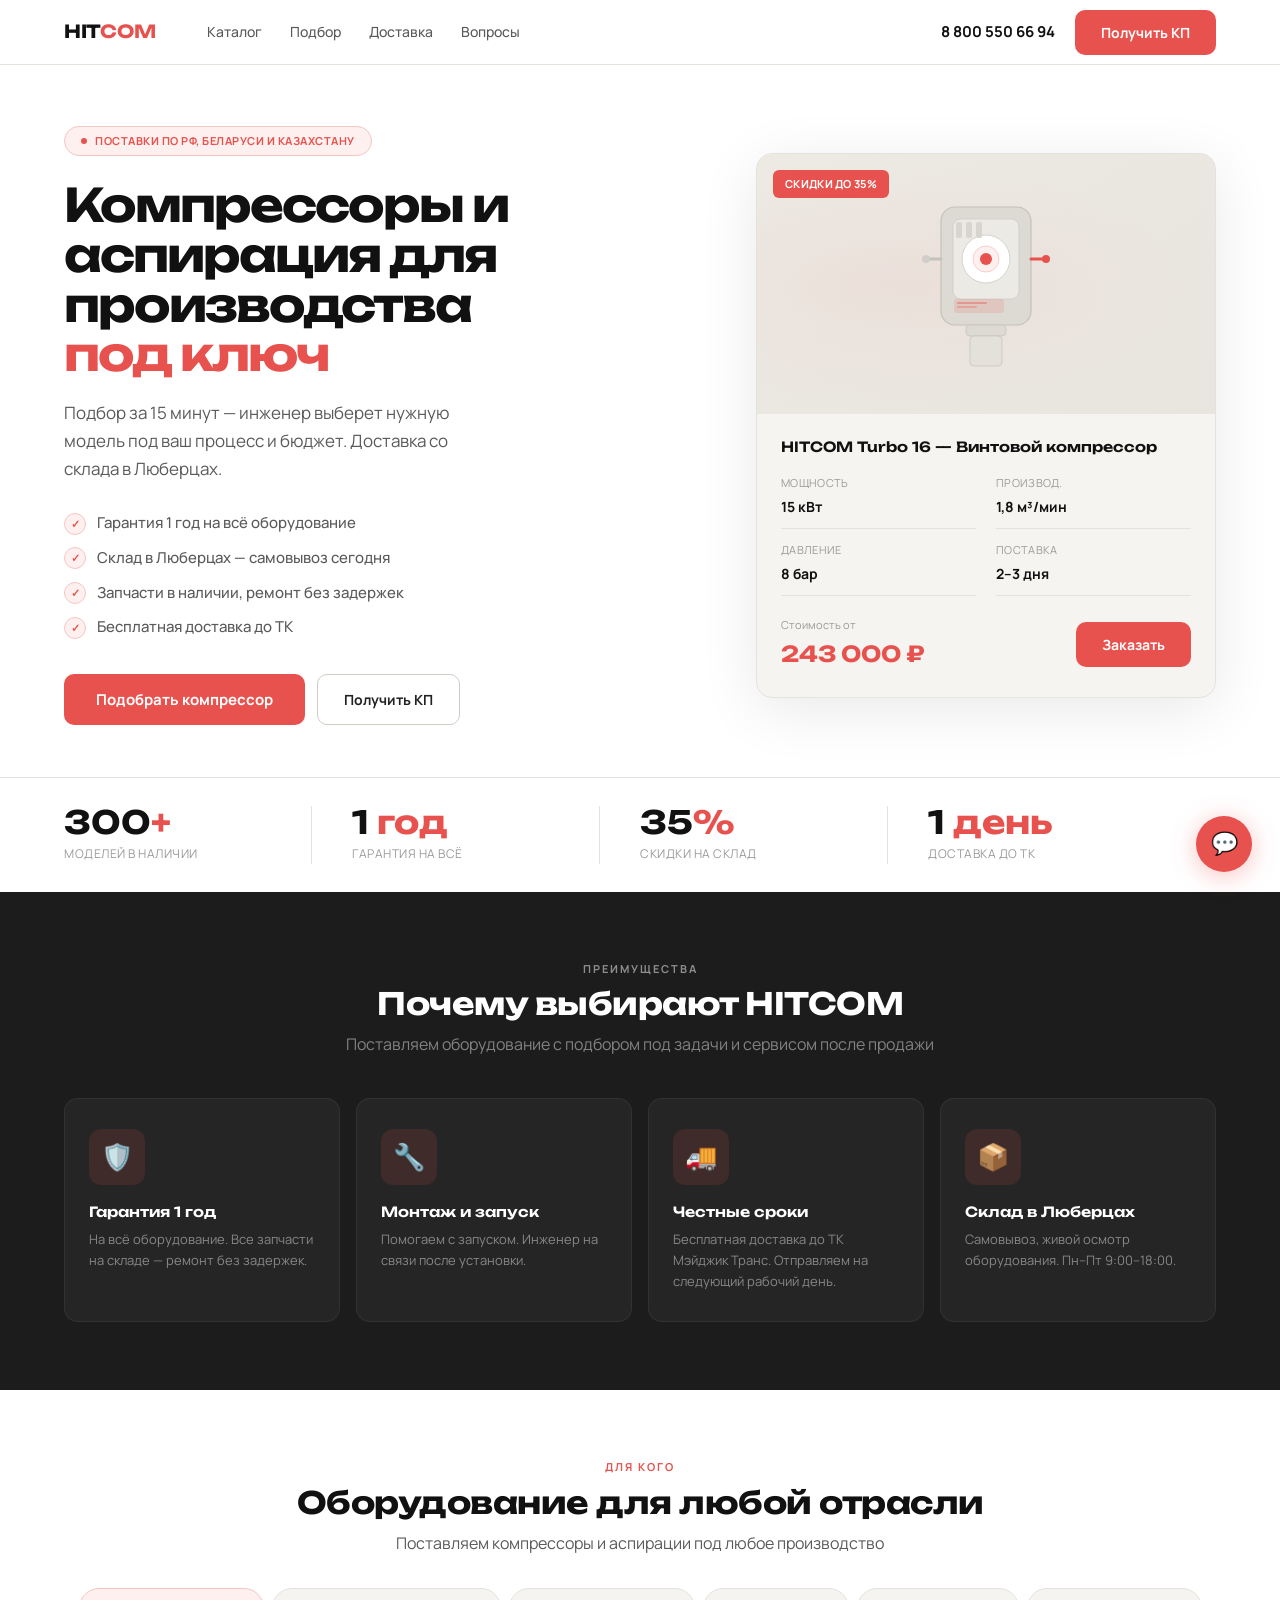
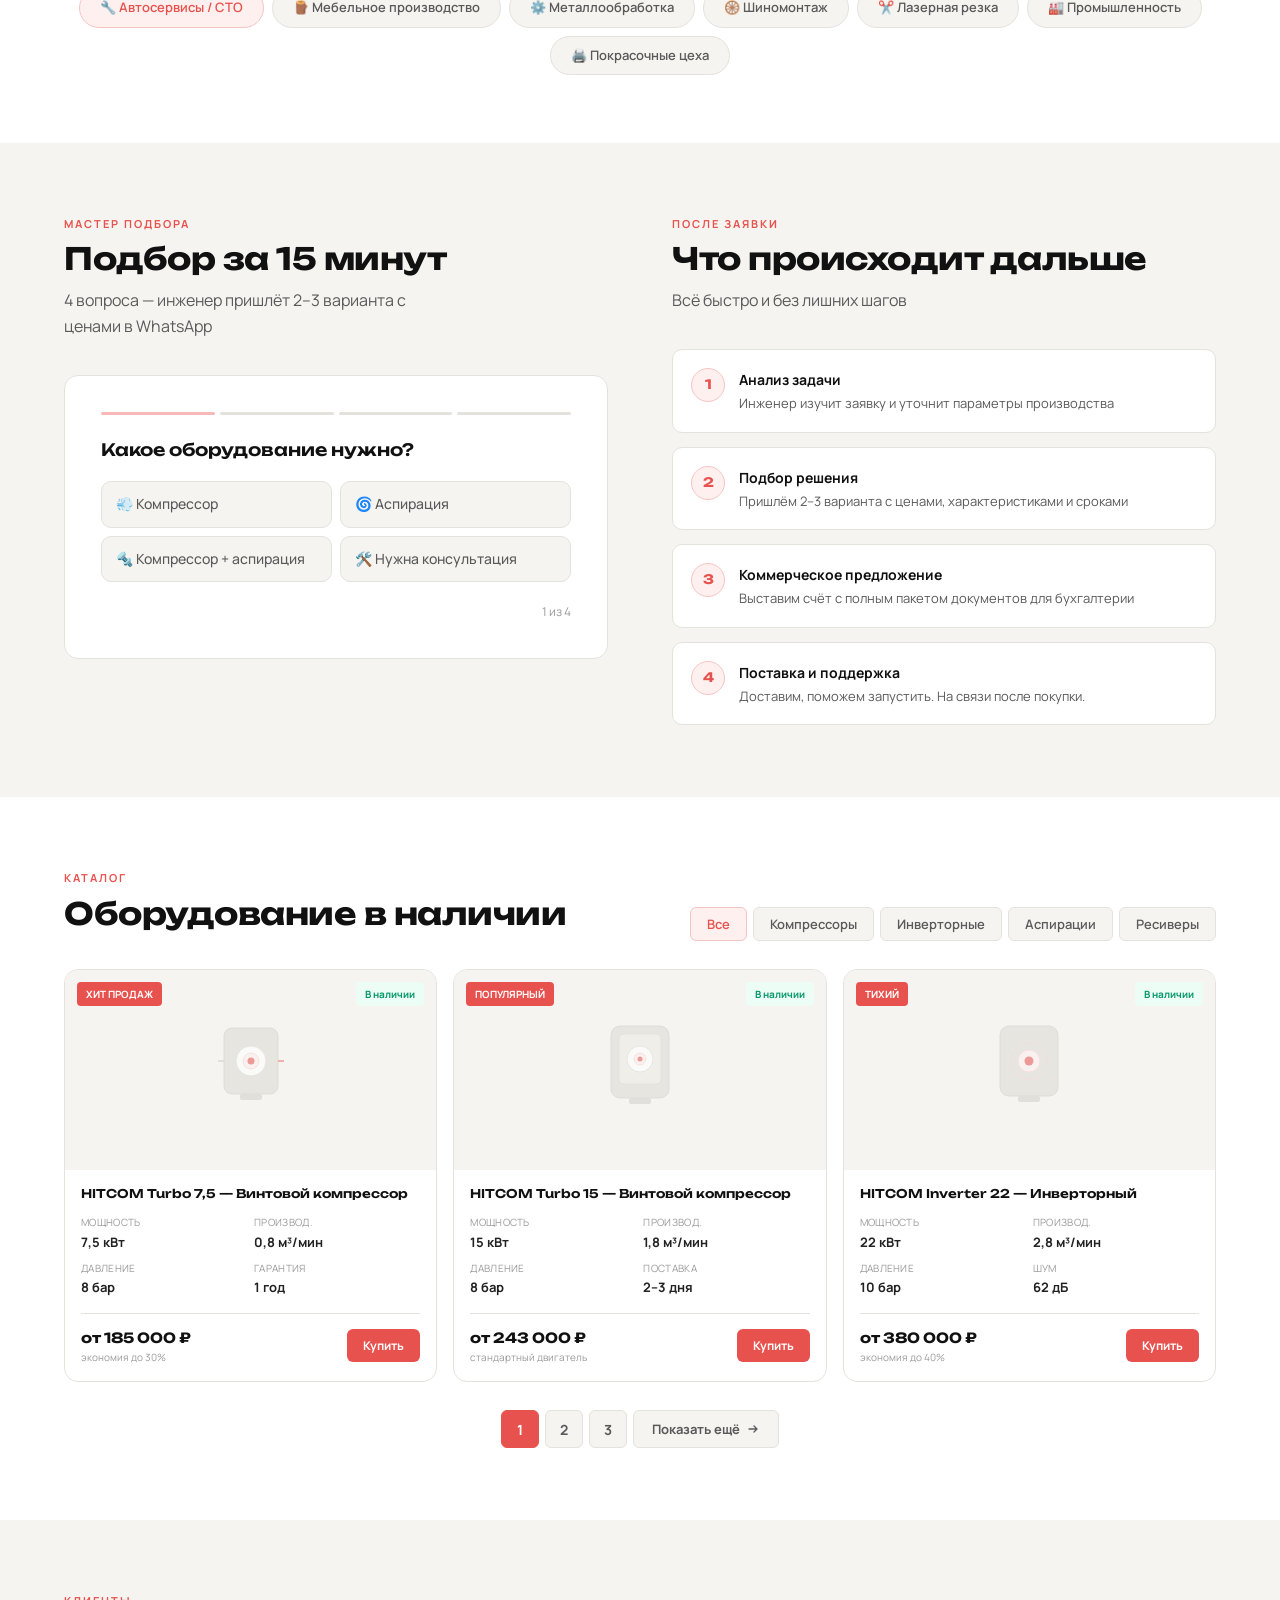
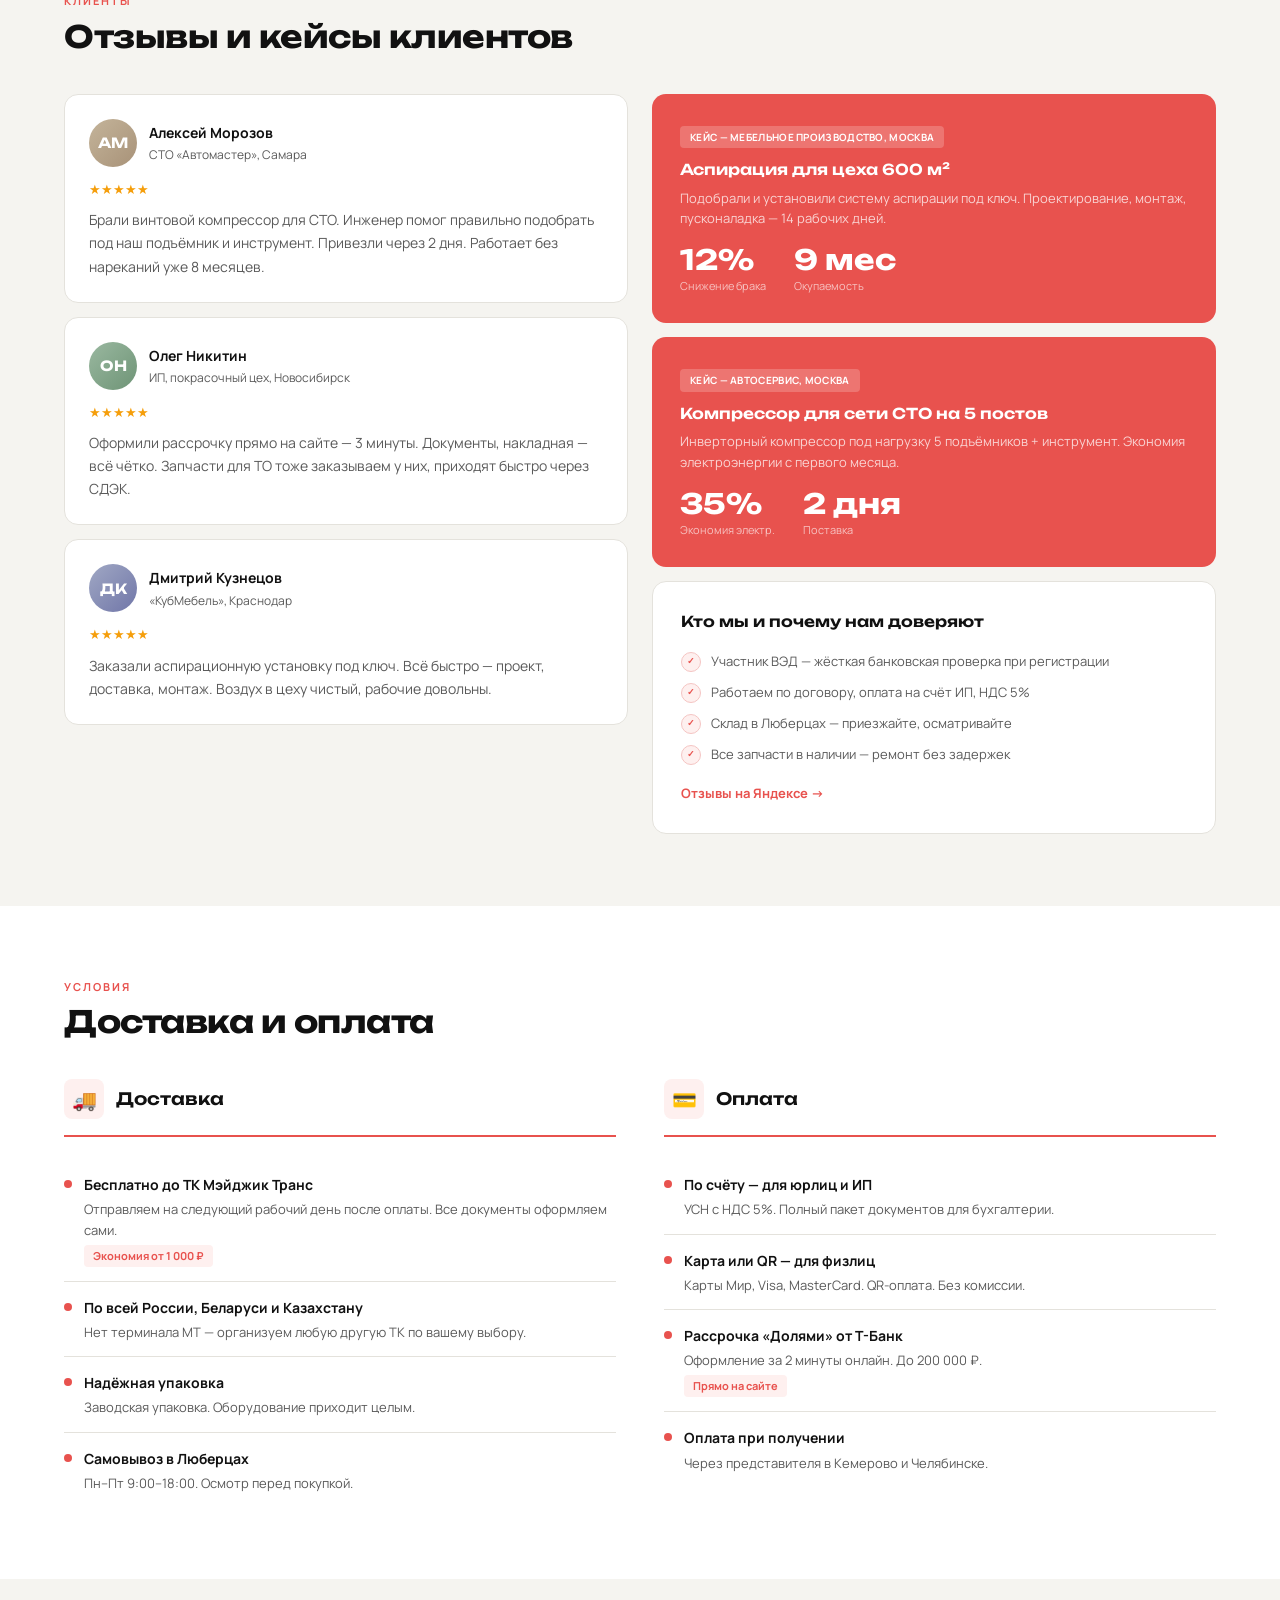
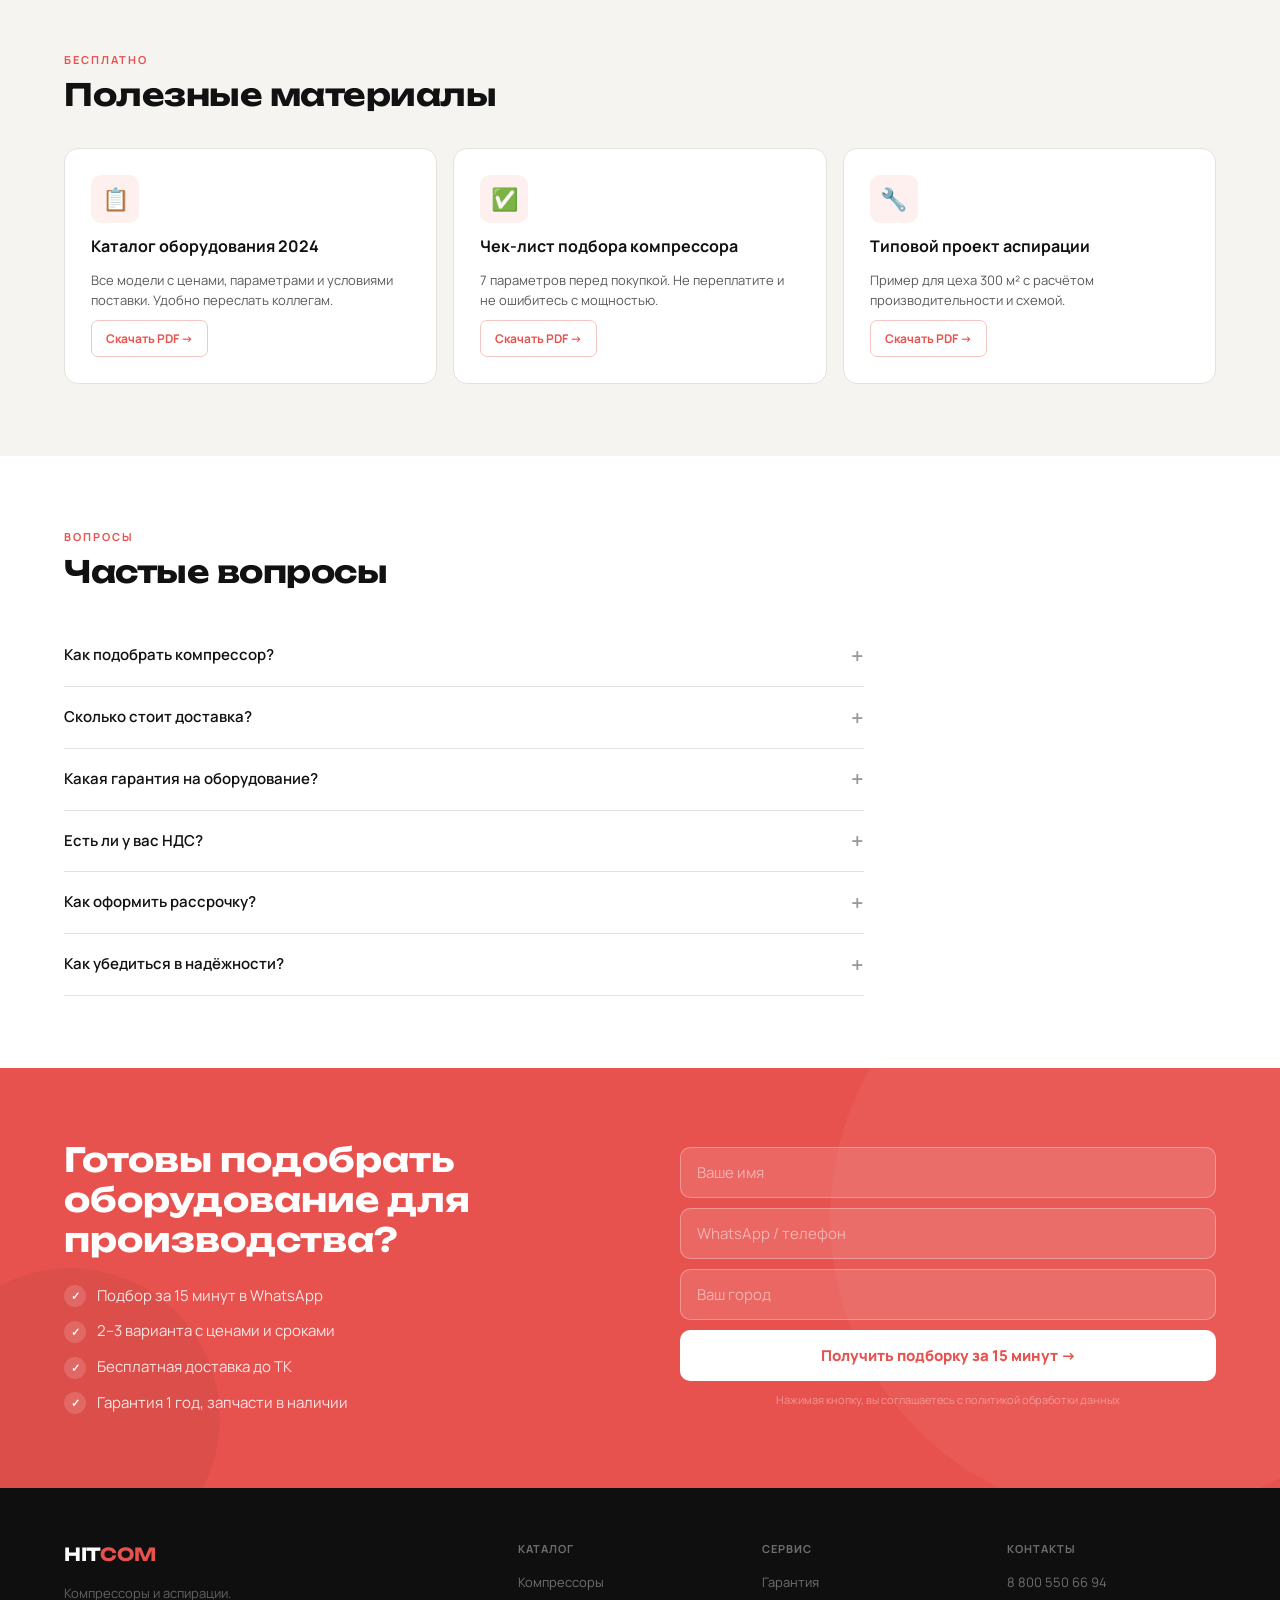
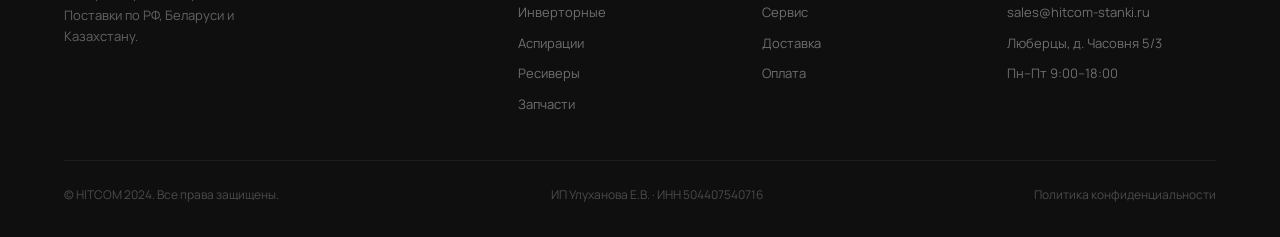
<file: hitcom-v3.html>
<!DOCTYPE html>
<html lang="ru">
<head>
<meta charset="UTF-8">
<meta name="viewport" content="width=device-width, initial-scale=1.0">
<title>HITCOM — Компрессоры и аспирации под ключ</title>
<link rel="preconnect" href="https://fonts.googleapis.com">
<link href="https://fonts.googleapis.com/css2?family=Unbounded:wght@400;600;700&family=Manrope:wght@400;500;600;700&display=swap" rel="stylesheet">
<style>
:root {
  --red: #E8524E;
  --red-dk: #C4403C;
  --red-lt: #FEF0EF;
  --red-br: #F5C5C3;
  --blk: #111111;
  --txt: #222222;
  --mid: #5A5A5A;
  --lt: #9A9A9A;
  --bg: #FFFFFF;
  --warm: #F5F4F0;
  --dark: #1C1C1C;
  --br: #E4E2DC;
  --br2: #CECCC5;
  --fh: 'Unbounded', sans-serif;
  --fb: 'Manrope', sans-serif;
  --r: 10px;
  --rl: 14px;
  --mw: 1280px;
  --px: 64px;
}
*, *::before, *::after { margin: 0; padding: 0; box-sizing: border-box; }
html { scroll-behavior: smooth; }
body { font-family: var(--fb); background: var(--bg); color: var(--txt); overflow-x: hidden; font-size: 16px; line-height: 1.65; }
a { text-decoration: none; color: inherit; }

.w { max-width: var(--mw); margin: 0 auto; padding: 0 var(--px); }
.s-lbl { font-size: 11px; font-weight: 700; color: var(--red); text-transform: uppercase; letter-spacing: 2px; margin-bottom: 8px; }
.s-ttl { font-family: var(--fh); font-size: clamp(22px, 2.4vw, 34px); font-weight: 700; letter-spacing: -.5px; color: var(--blk); line-height: 1.15; margin-bottom: 10px; }
.s-sub { font-size: 16px; color: var(--mid); line-height: 1.65; margin-bottom: 36px; }

.btn { font-family: var(--fb); font-weight: 700; cursor: pointer; display: inline-flex; align-items: center; gap: 8px; border-radius: var(--r); transition: all .18s; white-space: nowrap; border: none; font-size: 14px; padding: 13px 26px; }
.btn-r { background: var(--red); color: #fff; }
.btn-r:hover { background: var(--red-dk); transform: translateY(-1px); }
.btn-r.lg { font-size: 15px; padding: 15px 32px; }
.btn-o { background: transparent; color: var(--txt); border: 1.5px solid var(--br2); }
.btn-o:hover { border-color: var(--red); color: var(--red); }

/* ════════════════════════════════════
   ШАПКА
════════════════════════════════════ */
header {
  position: sticky; top: 0; z-index: 300;
  background: rgba(255,255,255,.97);
  backdrop-filter: blur(10px);
  border-bottom: 1px solid var(--br);
}
.h-in {
  max-width: var(--mw); margin: 0 auto;
  padding: 0 var(--px); height: 64px;
  display: flex; align-items: center; gap: 0;
}
.logo { font-family: var(--fh); font-size: 18px; font-weight: 700; color: var(--blk); letter-spacing: -.3px; margin-right: 52px; flex-shrink: 0; }
.logo b { color: var(--red); }
nav { display: flex; gap: 28px; flex: 1; }
nav a { font-size: 14px; font-weight: 500; color: var(--mid); transition: color .2s; }
nav a:hover { color: var(--red); }
.h-r { display: flex; align-items: center; gap: 20px; flex-shrink: 0; }
.h-phone { font-size: 15px; font-weight: 700; color: var(--blk); }
.h-phone:hover { color: var(--red); }

/* ════════════════════════════════════
   HERO — единый фон, без разделителей
   Левая: текст. Правая: большая карточка.
   Статы: отдельная строка снизу.
════════════════════════════════════ */
.hero {
  background: var(--bg);
  /* никакого border, никакого background-split */
}

.hero-grid {
  max-width: var(--mw); margin: 0 auto;
  padding: 60px var(--px) 52px;
  display: grid;
  grid-template-columns: 1fr 460px;
  gap: 60px;
  align-items: center;
  min-height: 540px;
}

/* — Левая колонка — */
.hero-l {}
.h-badge {
  display: inline-flex; align-items: center; gap: 8px;
  background: var(--red-lt); border: 1px solid var(--red-br);
  border-radius: 20px; padding: 5px 16px;
  font-size: 11px; font-weight: 700; color: var(--red);
  text-transform: uppercase; letter-spacing: .5px;
  margin-bottom: 24px; width: fit-content;
}
.pulse { width: 6px; height: 6px; background: var(--red); border-radius: 50%; animation: pulse 2s infinite; flex-shrink: 0; }
@keyframes pulse { 0%,100%{opacity:1} 50%{opacity:.2} }

.hero-l h1 {
  font-family: var(--fh);
  font-size: clamp(30px, 3.6vw, 52px);
  font-weight: 700; line-height: 1.08;
  letter-spacing: -2px; color: var(--blk);
  margin-bottom: 20px;
}
.hero-l h1 em { color: var(--red); font-style: normal; }

.hero-sub {
  font-size: 17px; color: var(--mid);
  line-height: 1.65; max-width: 440px;
  margin-bottom: 28px;
}

.hero-checks { display: flex; flex-direction: column; gap: 10px; margin-bottom: 34px; }
.hck { display: flex; align-items: center; gap: 11px; font-size: 15px; font-weight: 500; color: var(--mid); }
.hck-dot {
  width: 22px; height: 22px; flex-shrink: 0;
  background: var(--red-lt); border: 1px solid var(--red-br);
  border-radius: 50%;
  display: flex; align-items: center; justify-content: center;
}
.hck-dot::after { content: '✓'; font-size: 11px; color: var(--red); font-weight: 800; }

.hero-cta { display: flex; gap: 12px; flex-wrap: wrap; }

/* — Правая колонка: карточка товара —
   Карточка большая, без отдельного фона секции,
   просто аккуратная карточка с тенью */
.hero-r {}
.hcard {
  background: var(--warm);
  border: 1.5px solid var(--br);
  border-radius: 16px;
  overflow: hidden;
  box-shadow: 0 12px 60px rgba(0,0,0,.09);
}

/* Изображение продукта — высокое */
.hcard-img {
  position: relative;
  height: 260px;
  background: linear-gradient(145deg, #EDEAE4 0%, #E8E5DE 100%);
  display: flex; align-items: center; justify-content: center;
  overflow: hidden;
}
.hcard-img::after {
  content: '';
  position: absolute; inset: 0;
  background: radial-gradient(ellipse at 30% 50%, rgba(232,82,78,.06), transparent 65%);
}
.hcard-img-badge {
  position: absolute; top: 16px; left: 16px; z-index: 1;
  background: var(--red); color: #fff;
  font-size: 11px; font-weight: 700;
  padding: 5px 12px; border-radius: 6px;
  text-transform: uppercase; letter-spacing: .3px;
}
/* SVG иконка компрессора */
.comp-svg { position: relative; z-index: 1; }

/* Тело карточки */
.hcard-body { padding: 24px; }
.hcard-name {
  font-family: var(--fh); font-size: 14px; font-weight: 600;
  color: var(--blk); margin-bottom: 18px; line-height: 1.3;
}
.hcard-params {
  display: grid; grid-template-columns: 1fr 1fr;
  gap: 12px 20px; margin-bottom: 20px;
}
.hcp { border-bottom: 1px solid var(--br); padding-bottom: 10px; }
.hcp-k { font-size: 11px; color: var(--lt); text-transform: uppercase; letter-spacing: .3px; margin-bottom: 3px; }
.hcp-v { font-size: 14px; font-weight: 700; color: var(--blk); }
.hcard-foot {
  display: flex; justify-content: space-between;
  align-items: center; gap: 12px;
}
.hcard-price small { font-size: 11px; color: var(--lt); display: block; margin-bottom: 2px; }
.hcard-price strong { font-family: var(--fh); font-size: 22px; font-weight: 700; color: var(--red); }

/* — Статы: отдельная строка под hero — */
.hero-stats {
  border-top: 1px solid var(--br);
  background: var(--bg);
}
.hero-stats-in {
  max-width: var(--mw); margin: 0 auto;
  padding: 28px var(--px);
  display: grid; grid-template-columns: repeat(4, 1fr);
  gap: 0;
}
.hstat { padding: 0 40px 0 0; }
.hstat:not(:last-child) { border-right: 1px solid var(--br); margin-right: 40px; }
.hstat-v { font-family: var(--fh); font-size: 32px; font-weight: 700; color: var(--blk); line-height: 1; }
.hstat-v b { color: var(--red); }
.hstat-k { font-size: 12px; color: var(--lt); text-transform: uppercase; letter-spacing: .5px; margin-top: 6px; }

/* ════════════════════════════════════
   ПОЧЕМУ HITCOM
════════════════════════════════════ */
.why { background: var(--dark); padding: 68px 0; }
.why-head { text-align: center; margin-bottom: 40px; }
.why-head .s-ttl { color: #fff; }
.why-head p { font-size: 16px; color: rgba(255,255,255,.45); }
.why-grid { display: grid; grid-template-columns: repeat(4,1fr); gap: 16px; }
.wcard { background: #252525; border: 1px solid rgba(255,255,255,.06); border-radius: var(--rl); padding: 30px 24px; transition: background .2s; }
.wcard:hover { background: #2c2c2c; }
.wico { width: 56px; height: 56px; background: rgba(232,82,78,.12); border-radius: 12px; display: flex; align-items: center; justify-content: center; font-size: 26px; margin-bottom: 18px; }
.wt { font-family: var(--fh); font-size: 14px; font-weight: 600; color: #fff; margin-bottom: 8px; line-height: 1.3; }
.wd { font-size: 13px; color: rgba(255,255,255,.45); line-height: 1.6; }

/* ════════════════════════════════════
   СЕГМЕНТЫ
════════════════════════════════════ */
.segs { background: var(--bg); padding: 68px 0; }
.segs-head { text-align: center; margin-bottom: 32px; }
.segs-head .s-sub { max-width: 540px; margin: 0 auto; }
.seg-tabs { display: flex; gap: 8px; flex-wrap: wrap; justify-content: center; }
.stab { background: var(--warm); border: 1.5px solid var(--br); border-radius: 20px; padding: 8px 20px; font-size: 13px; font-weight: 600; color: var(--mid); cursor: pointer; transition: all .2s; }
.stab:hover, .stab.on { background: var(--red-lt); border-color: var(--red-br); color: var(--red); }

/* ════════════════════════════════════
   КВИЗ
════════════════════════════════════ */
.quiz { background: var(--warm); padding: 72px 0; }
.quiz-in { display: grid; grid-template-columns: 1fr 1fr; gap: 64px; align-items: start; }
.qbox { background: var(--bg); border: 1.5px solid var(--br); border-radius: var(--rl); padding: 36px; }
.qprog { display: flex; gap: 5px; margin-bottom: 24px; }
.qp { height: 3px; flex: 1; border-radius: 2px; background: var(--br); transition: background .3s; }
.qp.done { background: var(--red); }
.qp.cur { background: rgba(232,82,78,.4); }
.qstep { display: none; }
.qstep.on { display: block; }
.q-q { font-family: var(--fh); font-size: 17px; font-weight: 600; color: var(--blk); margin-bottom: 20px; line-height: 1.3; }
.qopts { display: grid; grid-template-columns: 1fr 1fr; gap: 8px; margin-bottom: 20px; }
.qopt { background: var(--warm); border: 1.5px solid var(--br); border-radius: var(--r); padding: 13px 14px; cursor: pointer; font-size: 14px; font-weight: 500; color: var(--mid); display: flex; align-items: center; gap: 9px; transition: all .18s; line-height: 1.3; }
.qopt:hover { border-color: var(--red); color: var(--txt); }
.qopt.sel { background: var(--red-lt); border-color: var(--red); color: var(--red); }
.qnav { display: flex; align-items: center; gap: 10px; }
.qback { background: none; border: 1px solid var(--br); border-radius: 6px; padding: 8px 14px; font-family: var(--fb); font-size: 13px; color: var(--mid); cursor: pointer; transition: .2s; }
.qback:hover { border-color: var(--mid); }
.qcnt { font-size: 12px; color: var(--lt); margin-left: auto; }
.qfinal { display: none; }
.qfinal.on { display: block; }
.qfinal h3 { font-family: var(--fh); font-size: 17px; font-weight: 600; margin-bottom: 6px; }
.qfinal > p { font-size: 14px; color: var(--mid); margin-bottom: 20px; }
.qform { display: flex; flex-direction: column; gap: 10px; }
.fi { background: var(--warm); border: 1.5px solid var(--br); border-radius: var(--r); padding: 13px 16px; font-family: var(--fb); font-size: 15px; color: var(--blk); outline: none; transition: border-color .2s; width: 100%; }
.fi:focus { border-color: var(--red); background: #fff; }
.fi::placeholder { color: var(--lt); }
.qsub { background: var(--red); color: #fff; font-family: var(--fb); font-size: 15px; font-weight: 700; padding: 14px; border-radius: var(--r); border: none; cursor: pointer; transition: background .2s; width: 100%; }
.qsub:hover { background: var(--red-dk); }
.form-note { font-size: 11px; color: var(--lt); text-align: center; margin-top: 4px; }
/* Quiz right */
.asteps { display: flex; flex-direction: column; gap: 14px; margin-top: 8px; }
.astep { display: flex; gap: 14px; align-items: flex-start; padding: 18px; background: var(--bg); border: 1.5px solid var(--br); border-radius: var(--r); }
.astep-n { width: 34px; height: 34px; background: var(--red-lt); border: 1px solid var(--red-br); border-radius: 50%; display: flex; align-items: center; justify-content: center; font-family: var(--fh); font-size: 13px; font-weight: 700; color: var(--red); flex-shrink: 0; }
.astep-t { font-size: 14px; font-weight: 700; color: var(--blk); margin-bottom: 3px; }
.astep-d { font-size: 13px; color: var(--mid); line-height: 1.5; }

/* ════════════════════════════════════
   КАТАЛОГ
════════════════════════════════════ */
.catalog { background: var(--bg); padding: 72px 0; }
.cat-head { display: flex; justify-content: space-between; align-items: flex-end; margin-bottom: 28px; flex-wrap: wrap; gap: 16px; }
.cat-filters { display: flex; gap: 6px; flex-wrap: wrap; }
.cf { background: var(--warm); border: 1.5px solid var(--br); border-radius: 6px; padding: 7px 16px; font-size: 13px; font-weight: 600; color: var(--mid); cursor: pointer; transition: all .2s; font-family: var(--fb); }
.cf.on, .cf:hover { background: var(--red-lt); border-color: var(--red-br); color: var(--red); }
/* Грид карточек */
.cat-grid { display: grid; grid-template-columns: repeat(3,1fr); gap: 16px; margin-bottom: 28px; }

/* Карточка с flip */
.pcard { border: 1.5px solid var(--br); border-radius: var(--rl); overflow: hidden; cursor: pointer; transition: border-color .2s, box-shadow .2s; perspective: 1000px; }
.pcard:hover { border-color: var(--red); box-shadow: 0 8px 36px rgba(0,0,0,.09); }
.pc-in { position: relative; transition: transform .5s; transform-style: preserve-3d; }
.pcard:hover .pc-in { transform: rotateY(180deg); }
.pc-front, .pc-back { backface-visibility: hidden; -webkit-backface-visibility: hidden; }
.pc-back { position: absolute; inset: 0; transform: rotateY(180deg); background: var(--bg); padding: 20px; display: flex; flex-direction: column; justify-content: space-between; min-height: 360px; }
.pc-img { height: 200px; background: var(--warm); display: flex; align-items: center; justify-content: center; position: relative; }
.pc-badge { position: absolute; top: 12px; left: 12px; background: var(--red); color: #fff; font-size: 10px; font-weight: 700; padding: 4px 9px; border-radius: 4px; text-transform: uppercase; }
.pc-stock { position: absolute; top: 12px; right: 12px; font-size: 10px; font-weight: 700; padding: 4px 9px; border-radius: 4px; }
.in { background: #ECFDF5; color: #059669; }
.ord { background: #FFF7ED; color: #D97706; }
.pc-body { padding: 16px; }
.pc-name { font-family: var(--fh); font-size: 12px; font-weight: 600; color: var(--blk); margin-bottom: 12px; line-height: 1.35; }
.pc-params { display: grid; grid-template-columns: 1fr 1fr; gap: 7px; margin-bottom: 14px; }
.pp-k { font-size: 10px; color: var(--lt); text-transform: uppercase; letter-spacing: .3px; }
.pp-v { font-size: 13px; font-weight: 700; color: var(--txt); margin-top: 1px; }
.pc-foot { display: flex; justify-content: space-between; align-items: center; padding-top: 12px; border-top: 1px solid var(--br); gap: 8px; }
.pc-price { font-family: var(--fh); font-size: 14px; font-weight: 700; color: var(--blk); }
.pc-price small { font-size: 10px; color: var(--lt); font-family: var(--fb); font-weight: 400; display: block; }
.pc-buy { background: var(--red); color: #fff; font-size: 12px; font-weight: 700; padding: 8px 16px; border-radius: 6px; border: none; cursor: pointer; font-family: var(--fb); transition: background .2s; }
.pc-buy:hover { background: var(--red-dk); }
/* Back */
.pb-name { font-family: var(--fh); font-size: 12px; font-weight: 600; color: var(--blk); margin-bottom: 14px; line-height: 1.3; }
.pb-rows { flex: 1; }
.pb-row { display: flex; justify-content: space-between; padding: 7px 0; border-bottom: 1px solid var(--br); font-size: 13px; }
.pb-row:last-child { border: none; }
.pb-k { color: var(--mid); }
.pb-v { font-weight: 700; color: var(--blk); }
.pb-btns { display: flex; gap: 8px; margin-top: 14px; }
.pb-btns button { flex: 1; padding: 10px; border-radius: 7px; font-family: var(--fb); font-size: 12px; font-weight: 700; cursor: pointer; transition: .2s; }
.pbb1 { background: var(--red); color: #fff; border: none; }
.pbb1:hover { background: var(--red-dk); }
.pbb2 { background: none; border: 1.5px solid var(--br); color: var(--txt); }
.pbb2:hover { border-color: var(--red); color: var(--red); }
/* Пагинация */
.cat-pag { display: flex; align-items: center; justify-content: center; gap: 6px; }
.pg-n { width: 38px; height: 38px; border-radius: 6px; display: flex; align-items: center; justify-content: center; font-size: 14px; font-weight: 700; background: var(--warm); border: 1px solid var(--br); cursor: pointer; transition: all .2s; color: var(--mid); font-family: var(--fb); }
.pg-n.on { background: var(--red); border-color: var(--red); color: #fff; }
.pg-n:hover:not(.on) { border-color: var(--red); color: var(--red); }
.pg-more { background: var(--warm); border: 1px solid var(--br); border-radius: 6px; padding: 0 18px; height: 38px; display: flex; align-items: center; gap: 6px; font-size: 13px; font-weight: 700; color: var(--mid); cursor: pointer; transition: all .2s; font-family: var(--fb); }
.pg-more:hover { border-color: var(--red); color: var(--red); }

/* ════════════════════════════════════
   ОТЗЫВЫ И КЕЙСЫ
════════════════════════════════════ */
.trust { background: var(--warm); padding: 72px 0; }
.trust-grid { display: grid; grid-template-columns: 1fr 1fr; gap: 24px; margin-top: 40px; }
/* Отзывы */
.rev-col { display: flex; flex-direction: column; gap: 14px; }
.rcard { background: var(--bg); border: 1.5px solid var(--br); border-radius: var(--rl); padding: 24px; }
.rtop { display: flex; align-items: center; gap: 12px; margin-bottom: 12px; }
.rava { width: 48px; height: 48px; border-radius: 50%; overflow: hidden; flex-shrink: 0; display: flex; align-items: center; justify-content: center; font-family: var(--fh); font-size: 14px; font-weight: 700; color: #fff; }
.stars { color: #F59E0B; font-size: 13px; margin-bottom: 8px; }
.rname { font-size: 14px; font-weight: 700; color: var(--blk); }
.rmeta { font-size: 12px; color: var(--mid); margin-top: 1px; }
.rtxt { font-size: 14px; color: var(--mid); line-height: 1.65; }
/* Кейсы */
.case-col { display: flex; flex-direction: column; gap: 14px; }
.kcase { background: var(--red); border-radius: var(--rl); padding: 28px; }
.kcase-tag { display: inline-block; background: rgba(255,255,255,.2); border-radius: 4px; padding: 3px 10px; font-size: 10px; font-weight: 700; color: #fff; text-transform: uppercase; letter-spacing: .3px; margin-bottom: 12px; }
.kcase-ttl { font-family: var(--fh); font-size: 15px; font-weight: 600; color: #fff; margin-bottom: 8px; line-height: 1.3; }
.kcase-desc { font-size: 13px; color: rgba(255,255,255,.75); line-height: 1.55; margin-bottom: 18px; }
.kcase-stats { display: flex; gap: 28px; }
.ks-v { font-family: var(--fh); font-size: 28px; font-weight: 700; color: #fff; line-height: 1; }
.ks-k { font-size: 11px; color: rgba(255,255,255,.65); margin-top: 3px; }
/* О компании */
.about-c { background: var(--bg); border: 1.5px solid var(--br); border-radius: var(--rl); padding: 28px; }
.about-c h4 { font-family: var(--fh); font-size: 15px; font-weight: 600; color: var(--blk); margin-bottom: 16px; }
.ai { display: flex; gap: 10px; margin-bottom: 10px; }
.ai:last-of-type { margin-bottom: 14px; }
.aick { width: 20px; height: 20px; background: var(--red-lt); border: 1px solid var(--red-br); border-radius: 50%; flex-shrink: 0; display: flex; align-items: center; justify-content: center; font-size: 9px; color: var(--red); font-weight: 800; margin-top: 1px; }
.ai p { font-size: 13px; color: var(--mid); line-height: 1.55; }
.alink { font-size: 13px; font-weight: 700; color: var(--red); display: inline-flex; align-items: center; gap: 4px; }
.alink:hover { opacity: .8; }

/* ════════════════════════════════════
   ДОСТАВКА И ОПЛАТА
════════════════════════════════════ */
.delivery { background: var(--bg); padding: 72px 0; }
.del-grid { display: grid; grid-template-columns: 1fr 1fr; gap: 48px; margin-top: 40px; }
.del-hd { display: flex; align-items: center; gap: 12px; margin-bottom: 22px; padding-bottom: 16px; border-bottom: 2px solid var(--red); }
.del-hd-ico { width: 40px; height: 40px; background: var(--red-lt); border-radius: 8px; display: flex; align-items: center; justify-content: center; font-size: 20px; }
.del-hd-t { font-family: var(--fh); font-size: 17px; font-weight: 600; color: var(--blk); }
.ditem { display: flex; gap: 12px; padding: 14px 0; border-bottom: 1px solid var(--br); }
.ditem:last-child { border: none; }
.ddot { width: 8px; height: 8px; background: var(--red); border-radius: 50%; margin-top: 7px; flex-shrink: 0; }
.dt { font-size: 14px; font-weight: 700; color: var(--blk); margin-bottom: 3px; }
.dd { font-size: 13px; color: var(--mid); line-height: 1.55; }
.dpill { display: inline-block; margin-top: 5px; background: var(--red-lt); border-radius: 4px; padding: 2px 9px; font-size: 11px; color: var(--red); font-weight: 700; }

/* ════════════════════════════════════
   ЛИД-МАГНИТЫ
════════════════════════════════════ */
.leadmag { background: var(--warm); padding: 72px 0; }
.lm-grid { display: grid; grid-template-columns: repeat(3,1fr); gap: 16px; margin-top: 36px; }
.lmc { background: var(--bg); border: 1.5px solid var(--br); border-radius: var(--rl); padding: 26px; display: flex; flex-direction: column; gap: 10px; transition: border-color .2s, transform .2s; }
.lmc:hover { border-color: var(--red); transform: translateY(-3px); }
.lm-ico { width: 48px; height: 48px; background: var(--red-lt); border-radius: 10px; display: flex; align-items: center; justify-content: center; font-size: 22px; }
.lm-t { font-size: 16px; font-weight: 700; color: var(--blk); }
.lm-d { font-size: 13px; color: var(--mid); line-height: 1.55; flex: 1; }
.lm-btn { display: inline-flex; align-items: center; gap: 6px; background: none; border: 1.5px solid var(--red-br); border-radius: 7px; padding: 9px 14px; font-family: var(--fb); font-size: 12px; font-weight: 700; color: var(--red); cursor: pointer; width: fit-content; transition: all .2s; }
.lm-btn:hover { background: var(--red-lt); border-color: var(--red); }

/* ════════════════════════════════════
   FAQ
════════════════════════════════════ */
.faq-s { background: var(--bg); padding: 72px 0; }
.faq-list { margin-top: 36px; max-width: 800px; }
.fitem { border-bottom: 1px solid var(--br); }
.fq { display: flex; justify-content: space-between; align-items: center; padding: 18px 0; cursor: pointer; font-size: 15px; font-weight: 600; color: var(--blk); gap: 16px; transition: color .2s; }
.fq:hover { color: var(--red); }
.fq-ico { font-size: 22px; color: var(--lt); transition: transform .2s, color .2s; flex-shrink: 0; line-height: 1; }
.fq.open { color: var(--red); }
.fq.open .fq-ico { transform: rotate(45deg); color: var(--red); }
.fa { font-size: 14px; color: var(--mid); line-height: 1.7; max-height: 0; overflow: hidden; transition: max-height .35s; }
.fa.open { max-height: 200px; margin-bottom: 16px; }

/* ════════════════════════════════════
   ФИНАЛЬНЫЙ CTA — красный блок
════════════════════════════════════ */
.final { background: var(--red); padding: 72px 0; position: relative; overflow: hidden; }
.final::before { content: ''; position: absolute; top: -150px; right: -150px; width: 600px; height: 600px; background: rgba(255,255,255,.04); border-radius: 50%; pointer-events: none; }
.final::after { content: ''; position: absolute; bottom: -80px; left: -80px; width: 300px; height: 300px; background: rgba(0,0,0,.05); border-radius: 50%; pointer-events: none; }
.final-in { position: relative; z-index: 1; display: grid; grid-template-columns: 1fr 1fr; gap: 80px; align-items: center; }
.final-l h2 { font-family: var(--fh); font-size: clamp(22px,2.6vw,34px); font-weight: 700; color: #fff; line-height: 1.2; margin-bottom: 24px; }
.fck-list { display: flex; flex-direction: column; gap: 11px; }
.fck { display: flex; align-items: center; gap: 11px; font-size: 15px; color: rgba(255,255,255,.85); }
.fck-dot { width: 22px; height: 22px; background: rgba(255,255,255,.15); border-radius: 50%; flex-shrink: 0; display: flex; align-items: center; justify-content: center; font-size: 11px; color: #fff; font-weight: 800; }
.final-r { display: flex; flex-direction: column; gap: 10px; }
.ffi { background: rgba(255,255,255,.12); border: 1px solid rgba(255,255,255,.3); border-radius: var(--r); padding: 14px 16px; font-family: var(--fb); font-size: 15px; color: #fff; outline: none; transition: border-color .2s; width: 100%; }
.ffi::placeholder { color: rgba(255,255,255,.5); }
.ffi:focus { border-color: rgba(255,255,255,.7); background: rgba(255,255,255,.18); }
.fsub { background: #fff; color: var(--red); font-family: var(--fb); font-size: 15px; font-weight: 800; padding: 15px; border-radius: var(--r); border: none; cursor: pointer; transition: opacity .2s; }
.fsub:hover { opacity: .9; }
.fnote { font-size: 11px; color: rgba(255,255,255,.4); text-align: center; }

/* ════════════════════════════════════
   FOOTER
════════════════════════════════════ */
footer { background: #0F0F0F; padding: 52px 0 32px; }
.foot-g { display: grid; grid-template-columns: 2fr 1fr 1fr 1fr; gap: 36px; margin-bottom: 36px; }
.foot-brand .logo { font-size: 18px; color: #fff; display: block; margin-bottom: 14px; }
.foot-brand p { font-size: 13px; color: rgba(255,255,255,.35); line-height: 1.65; max-width: 200px; }
.fc-t { font-size: 11px; font-weight: 700; color: rgba(255,255,255,.4); text-transform: uppercase; letter-spacing: 1px; margin-bottom: 14px; }
.fcol a { display: block; font-size: 13px; color: rgba(255,255,255,.4); margin-bottom: 9px; transition: color .2s; }
.fcol a:hover { color: rgba(255,255,255,.85); }
.foot-bot { display: flex; justify-content: space-between; align-items: center; padding-top: 24px; border-top: 1px solid rgba(255,255,255,.06); font-size: 12px; color: rgba(255,255,255,.25); flex-wrap: wrap; gap: 10px; }

/* ════════════════════════════════════
   ПЛАВАЮЩИЙ ВИДЖЕТ
════════════════════════════════════ */
.fw { position: fixed; right: 28px; bottom: 28px; z-index: 500; }
.fwtog { width: 56px; height: 56px; border-radius: 50%; background: var(--red); border: none; cursor: pointer; display: flex; align-items: center; justify-content: center; font-size: 22px; box-shadow: 0 4px 24px rgba(232,82,78,.35); transition: transform .2s, box-shadow .2s; }
.fwtog:hover { transform: scale(1.07); }
.fw-menu { position: absolute; right: 0; bottom: 66px; display: flex; flex-direction: column; gap: 8px; opacity: 0; pointer-events: none; transform: translateY(8px); transition: all .22s; }
.fw-menu.open { opacity: 1; pointer-events: all; transform: translateY(0); }
.fwlnk { display: flex; align-items: center; gap: 10px; background: #fff; border: 1px solid var(--br); border-radius: 28px; padding: 9px 16px 9px 9px; font-family: var(--fb); font-size: 13px; font-weight: 600; color: var(--txt); cursor: pointer; white-space: nowrap; box-shadow: 0 2px 14px rgba(0,0,0,.09); transition: all .2s; text-decoration: none; }
.fwlnk:hover { transform: translateX(-2px); box-shadow: 0 4px 20px rgba(0,0,0,.12); }
.fw-ico { width: 32px; height: 32px; border-radius: 50%; display: flex; align-items: center; justify-content: center; font-size: 15px; flex-shrink: 0; }

/* ════════════════════════════════════
   ПОПАП
════════════════════════════════════ */
.pop-bg { display: none; position: fixed; inset: 0; z-index: 600; background: rgba(0,0,0,.5); backdrop-filter: blur(4px); align-items: center; justify-content: center; padding: 20px; }
.pop-bg.open { display: flex; }
.pop-box { background: var(--bg); border-radius: var(--rl); padding: 38px; width: min(460px,100%); position: relative; box-shadow: 0 24px 80px rgba(0,0,0,.15); animation: popIn .2s ease; }
@keyframes popIn { from{opacity:0;transform:scale(.95) translateY(10px)} to{opacity:1;transform:scale(1) translateY(0)} }
.pop-x { position: absolute; top: 14px; right: 16px; background: none; border: none; font-size: 24px; color: var(--lt); cursor: pointer; line-height: 1; }
.pop-x:hover { color: var(--txt); }
.pop-lbl { font-size: 11px; font-weight: 700; color: var(--red); text-transform: uppercase; letter-spacing: 2px; margin-bottom: 6px; }
.pop-ttl { font-family: var(--fh); font-size: 20px; font-weight: 700; color: var(--blk); margin-bottom: 6px; }
.pop-sub { font-size: 14px; color: var(--mid); margin-bottom: 22px; }
.pop-form { display: flex; flex-direction: column; gap: 10px; }
.pop-btn { background: var(--red); color: #fff; font-family: var(--fb); font-size: 15px; font-weight: 700; padding: 14px; border-radius: var(--r); border: none; cursor: pointer; transition: background .2s; }
.pop-btn:hover { background: var(--red-dk); }
.pop-note { font-size: 11px; color: var(--lt); text-align: center; }

/* ════════ АНИМАЦИИ ════════ */
@keyframes fadeUp { from{opacity:0;transform:translateY(20px)} to{opacity:1;transform:translateY(0)} }
.hero-l > * { animation: fadeUp .55s ease both; }
.hero-l > *:nth-child(1){animation-delay:.05s}
.hero-l > *:nth-child(2){animation-delay:.12s}
.hero-l > *:nth-child(3){animation-delay:.2s}
.hero-l > *:nth-child(4){animation-delay:.28s}
.hero-l > *:nth-child(5){animation-delay:.35s}
.hero-r { animation: fadeUp .6s ease .15s both; }
</style>
</head>
<body>

<!-- ══════════ ШАПКА ══════════ -->
<header>
  <div class="h-in">
    <a href="#" class="logo">HIT<b>COM</b></a>
    <nav>
      <a href="#catalog">Каталог</a>
      <a href="#quiz">Подбор</a>
      <a href="#delivery">Доставка</a>
      <a href="#faq">Вопросы</a>
    </nav>
    <div class="h-r">
      <a href="tel:+78005506694" class="h-phone">8 800 550 66 94</a>
      <button class="btn btn-r" onclick="openPop('kp')">Получить КП</button>
    </div>
  </div>
</header>

<!-- ══════════ HERO ══════════
  Единый белый фон, никаких разделяющих линий между колонками.
  Левая — текст. Правая — большая карточка со своей тенью.
  Ниже — статы отдельной строкой через border-top.
══════════ -->
<section class="hero">
  <div class="hero-grid">

    <!-- Левая колонка -->
    <div class="hero-l">
      <div class="h-badge"><div class="pulse"></div>Поставки по РФ, Беларуси и Казахстану</div>
      <h1>Компрессоры и<br>аспирация для<br>производства <em>под&nbsp;ключ</em></h1>
      <p class="hero-sub">Подбор за 15 минут — инженер выберет нужную модель под ваш процесс и бюджет. Доставка со склада в Люберцах.</p>
      <div class="hero-checks">
        <div class="hck"><div class="hck-dot"></div>Гарантия 1 год на всё оборудование</div>
        <div class="hck"><div class="hck-dot"></div>Склад в Люберцах — самовывоз сегодня</div>
        <div class="hck"><div class="hck-dot"></div>Запчасти в наличии, ремонт без задержек</div>
        <div class="hck"><div class="hck-dot"></div>Бесплатная доставка до ТК</div>
      </div>
      <div class="hero-cta">
        <button class="btn btn-r lg" onclick="document.getElementById('quiz').scrollIntoView({behavior:'smooth'})">Подобрать компрессор</button>
        <button class="btn btn-o" onclick="openPop('kp')">Получить КП</button>
      </div>
    </div>

    <!-- Правая колонка — большая карточка -->
    <div class="hero-r">
      <div class="hcard">
        <div class="hcard-img">
          <div class="hcard-img-badge">Скидки до 35%</div>
          <!-- Компрессор SVG -->
          <svg class="comp-svg" width="140" height="190" viewBox="0 0 140 190" fill="none">
            <rect x="25" y="18" width="90" height="118" rx="14" fill="#DDDAD3" stroke="#C5C2BB" stroke-width="1.2"/>
            <rect x="37" y="30" width="66" height="80" rx="8" fill="#ECEAE5" stroke="#D0CEC9" stroke-width=".9"/>
            <circle cx="70" cy="70" r="24" fill="#FFFFFF" stroke="#D0CEC9" stroke-width=".9"/>
            <circle cx="70" cy="70" r="13" fill="#FEF0EF" stroke="#F5C5C3" stroke-width=".8"/>
            <circle cx="70" cy="70" r="6" fill="#E8524E"/>
            <rect x="50" y="136" width="40" height="11" rx="4" fill="#DDDAD3" stroke="#C5C2BB" stroke-width=".7"/>
            <rect x="54" y="147" width="32" height="30" rx="4" fill="#E4E1DA" stroke="#C5C2BB" stroke-width=".7"/>
            <line x1="10" y1="70" x2="25" y2="70" stroke="#C5C2BB" stroke-width="3" stroke-linecap="round"/>
            <circle cx="10" cy="70" r="4" fill="#D0CEC9"/>
            <line x1="115" y1="70" x2="130" y2="70" stroke="#E8524E" stroke-width="3" stroke-linecap="round"/>
            <circle cx="130" cy="70" r="4" fill="#E8524E"/>
            <!-- Вентиляция -->
            <rect x="40" y="33" width="6" height="16" rx="2" fill="#D8D5CE"/>
            <rect x="50" y="33" width="6" height="16" rx="2" fill="#D8D5CE"/>
            <rect x="60" y="33" width="6" height="16" rx="2" fill="#D8D5CE"/>
            <!-- Шильдик -->
            <rect x="38" y="110" width="50" height="14" rx="3" fill="#E8524E" opacity=".15"/>
            <rect x="41" y="113" width="30" height="2" rx="1" fill="#E8524E" opacity=".4"/>
            <rect x="41" y="117" width="20" height="2" rx="1" fill="#E8524E" opacity=".3"/>
          </svg>
        </div>
        <div class="hcard-body">
          <div class="hcard-name">HITCOM Turbo 16 — Винтовой компрессор</div>
          <div class="hcard-params">
            <div class="hcp"><div class="hcp-k">Мощность</div><div class="hcp-v">15 кВт</div></div>
            <div class="hcp"><div class="hcp-k">Производ.</div><div class="hcp-v">1,8 м³/мин</div></div>
            <div class="hcp"><div class="hcp-k">Давление</div><div class="hcp-v">8 бар</div></div>
            <div class="hcp"><div class="hcp-k">Поставка</div><div class="hcp-v">2–3 дня</div></div>
          </div>
          <div class="hcard-foot">
            <div class="hcard-price">
              <small>Стоимость от</small>
              <strong>243 000 ₽</strong>
            </div>
            <button class="btn btn-r" onclick="openPop('price')">Заказать</button>
          </div>
        </div>
      </div>
    </div>

  </div>

  <!-- Статы — отдельная строка, полная ширина -->
  <div class="hero-stats">
    <div class="hero-stats-in">
      <div class="hstat">
        <div class="hstat-v">300<b>+</b></div>
        <div class="hstat-k">Моделей в наличии</div>
      </div>
      <div class="hstat">
        <div class="hstat-v">1 <b>год</b></div>
        <div class="hstat-k">Гарантия на всё</div>
      </div>
      <div class="hstat">
        <div class="hstat-v">35<b>%</b></div>
        <div class="hstat-k">Скидки на склад</div>
      </div>
      <div class="hstat">
        <div class="hstat-v">1 <b>день</b></div>
        <div class="hstat-k">Доставка до ТК</div>
      </div>
    </div>
  </div>
</section>

<!-- ══════════ ПОЧЕМУ HITCOM ══════════ -->
<section class="why">
  <div class="w">
    <div class="why-head">
      <div class="s-lbl" style="color:rgba(255,255,255,.5)">Преимущества</div>
      <div class="s-ttl">Почему выбирают HITCOM</div>
      <p>Поставляем оборудование с подбором под задачи и сервисом после продажи</p>
    </div>
    <div class="why-grid">
      <div class="wcard"><div class="wico">🛡️</div><div class="wt">Гарантия 1 год</div><div class="wd">На всё оборудование. Все запчасти на складе — ремонт без задержек.</div></div>
      <div class="wcard"><div class="wico">🔧</div><div class="wt">Монтаж и запуск</div><div class="wd">Помогаем с запуском. Инженер на связи после установки.</div></div>
      <div class="wcard"><div class="wico">🚚</div><div class="wt">Честные сроки</div><div class="wd">Бесплатная доставка до ТК Мэйджик Транс. Отправляем на следующий рабочий день.</div></div>
      <div class="wcard"><div class="wico">📦</div><div class="wt">Склад в Люберцах</div><div class="wd">Самовывоз, живой осмотр оборудования. Пн–Пт 9:00–18:00.</div></div>
    </div>
  </div>
</section>

<!-- ══════════ СЕГМЕНТЫ ══════════ -->
<section class="segs">
  <div class="w">
    <div class="segs-head">
      <div class="s-lbl">Для кого</div>
      <div class="s-ttl">Оборудование для любой отрасли</div>
      <p class="s-sub">Поставляем компрессоры и аспирации под любое производство</p>
    </div>
    <div class="seg-tabs">
      <div class="stab on">🔧 Автосервисы / СТО</div>
      <div class="stab">🪵 Мебельное производство</div>
      <div class="stab">⚙️ Металлообработка</div>
      <div class="stab">🛞 Шиномонтаж</div>
      <div class="stab">✂️ Лазерная резка</div>
      <div class="stab">🏭 Промышленность</div>
      <div class="stab">🖨️ Покрасочные цеха</div>
    </div>
  </div>
</section>

<!-- ══════════ КВИЗ ══════════ -->
<section class="quiz" id="quiz">
  <div class="w">
    <div class="quiz-in">
      <div>
        <div class="s-lbl">Мастер подбора</div>
        <div class="s-ttl">Подбор за 15 минут</div>
        <p class="s-sub" style="max-width:400px">4 вопроса — инженер пришлёт 2–3 варианта с ценами в WhatsApp</p>
        <div class="qbox">
          <div class="qprog">
            <div class="qp cur" id="qp1"></div>
            <div class="qp" id="qp2"></div>
            <div class="qp" id="qp3"></div>
            <div class="qp" id="qp4"></div>
          </div>
          <div class="qstep on" id="qs1">
            <div class="q-q">Какое оборудование нужно?</div>
            <div class="qopts">
              <div class="qopt" onclick="selQ(this,1)">💨 Компрессор</div>
              <div class="qopt" onclick="selQ(this,1)">🌀 Аспирация</div>
              <div class="qopt" onclick="selQ(this,1)">🔩 Компрессор + аспирация</div>
              <div class="qopt" onclick="selQ(this,1)">🛠️ Нужна консультация</div>
            </div>
            <div class="qnav"><span class="qcnt">1 из 4</span></div>
          </div>
          <div class="qstep" id="qs2">
            <div class="q-q">Сфера применения?</div>
            <div class="qopts">
              <div class="qopt" onclick="selQ(this,2)">🔧 Авто / СТО</div>
              <div class="qopt" onclick="selQ(this,2)">🪵 Мебель / Дерево</div>
              <div class="qopt" onclick="selQ(this,2)">⚙️ Металл / Резка</div>
              <div class="qopt" onclick="selQ(this,2)">🏭 Другое</div>
            </div>
            <div class="qnav"><button class="qback" onclick="prevQ(2)">← Назад</button><span class="qcnt">2 из 4</span></div>
          </div>
          <div class="qstep" id="qs3">
            <div class="q-q">Требуемое давление?</div>
            <div class="qopts">
              <div class="qopt" onclick="selQ(this,3)">🟢 До 8 бар</div>
              <div class="qopt" onclick="selQ(this,3)">🟡 10–16 бар</div>
              <div class="qopt" onclick="selQ(this,3)">⚡ Сеть 220В</div>
              <div class="qopt" onclick="selQ(this,3)">🔵 Помогите определить</div>
            </div>
            <div class="qnav"><button class="qback" onclick="prevQ(3)">← Назад</button><span class="qcnt">3 из 4</span></div>
          </div>
          <div class="qstep" id="qs4">
            <div class="q-q">Примерный бюджет?</div>
            <div class="qopts">
              <div class="qopt" onclick="selQ(this,4)">💰 До 200 000 ₽</div>
              <div class="qopt" onclick="selQ(this,4)">💰 200–500 тыс. ₽</div>
              <div class="qopt" onclick="selQ(this,4)">💰 От 500 000 ₽</div>
              <div class="qopt" onclick="selQ(this,4)">🤷 Не определился</div>
            </div>
            <div class="qnav"><button class="qback" onclick="prevQ(4)">← Назад</button><span class="qcnt">4 из 4</span></div>
          </div>
          <div class="qfinal" id="qfinal">
            <h3>Отлично! Подберём за 15 минут</h3>
            <p>Оставьте WhatsApp — пришлём 2–3 модели с ценами</p>
            <div class="qform">
              <input class="fi" type="text" placeholder="Ваше имя">
              <input class="fi" type="tel" placeholder="WhatsApp / телефон">
              <button class="qsub">Получить подборку →</button>
              <p class="form-note">Нажимая кнопку, вы соглашаетесь с политикой обработки данных</p>
            </div>
          </div>
        </div>
      </div>
      <div>
        <div class="s-lbl">После заявки</div>
        <div class="s-ttl">Что происходит дальше</div>
        <p class="s-sub" style="max-width:380px">Всё быстро и без лишних шагов</p>
        <div class="asteps">
          <div class="astep"><div class="astep-n">1</div><div><div class="astep-t">Анализ задачи</div><div class="astep-d">Инженер изучит заявку и уточнит параметры производства</div></div></div>
          <div class="astep"><div class="astep-n">2</div><div><div class="astep-t">Подбор решения</div><div class="astep-d">Пришлём 2–3 варианта с ценами, характеристиками и сроками</div></div></div>
          <div class="astep"><div class="astep-n">3</div><div><div class="astep-t">Коммерческое предложение</div><div class="astep-d">Выставим счёт с полным пакетом документов для бухгалтерии</div></div></div>
          <div class="astep"><div class="astep-n">4</div><div><div class="astep-t">Поставка и поддержка</div><div class="astep-d">Доставим, поможем запустить. На связи после покупки.</div></div></div>
        </div>
      </div>
    </div>
  </div>
</section>

<!-- ══════════ КАТАЛОГ ══════════ -->
<section class="catalog" id="catalog">
  <div class="w">
    <div class="cat-head">
      <div><div class="s-lbl">Каталог</div><div class="s-ttl">Оборудование в наличии</div></div>
      <div class="cat-filters">
        <button class="cf on" onclick="catF(this,'all')">Все</button>
        <button class="cf" onclick="catF(this,'comp')">Компрессоры</button>
        <button class="cf" onclick="catF(this,'inv')">Инверторные</button>
        <button class="cf" onclick="catF(this,'asp')">Аспирации</button>
        <button class="cf" onclick="catF(this,'res')">Ресиверы</button>
      </div>
    </div>
    <div class="cat-grid" id="catGrid">

      <!-- Карточка 1 -->
      <div class="pcard" data-cat="comp"><div class="pc-in">
        <div class="pc-front">
          <div class="pc-img">
            <div class="pc-badge">Хит продаж</div><div class="in pc-stock">В наличии</div>
            <svg width="70" height="100" viewBox="0 0 70 100" fill="none" opacity=".55"><rect x="8" y="8" width="54" height="66" rx="8" fill="#DDDAD3" stroke="#C5C2BB" stroke-width=".8"/><circle cx="35" cy="41" r="15" fill="#fff" stroke="#D0CEC9" stroke-width=".7"/><circle cx="35" cy="41" r="8" fill="#FEF0EF" stroke="#F5C5C3" stroke-width=".7"/><circle cx="35" cy="41" r="3.5" fill="#E8524E"/><line x1="2" y1="41" x2="8" y2="41" stroke="#C5C2BB" stroke-width="1.5"/><line x1="62" y1="41" x2="68" y2="41" stroke="#E8524E" stroke-width="1.5"/><rect x="24" y="74" width="22" height="6" rx="2" fill="#D0CEC9"/></svg>
          </div>
          <div class="pc-body">
            <div class="pc-name">HITCOM Turbo 7,5 — Винтовой компрессор</div>
            <div class="pc-params">
              <div><div class="pp-k">Мощность</div><div class="pp-v">7,5 кВт</div></div>
              <div><div class="pp-k">Производ.</div><div class="pp-v">0,8 м³/мин</div></div>
              <div><div class="pp-k">Давление</div><div class="pp-v">8 бар</div></div>
              <div><div class="pp-k">Гарантия</div><div class="pp-v">1 год</div></div>
            </div>
            <div class="pc-foot"><div class="pc-price">от 185 000 ₽<small>экономия до 30%</small></div><button class="pc-buy" onclick="openPop('kp')">Купить</button></div>
          </div>
        </div>
        <div class="pc-back">
          <div><div class="pb-name">HITCOM Turbo 7,5 — Винтовой</div><div class="pb-rows"><div class="pb-row"><span class="pb-k">Мощность</span><span class="pb-v">7,5 кВт</span></div><div class="pb-row"><span class="pb-k">Производит.</span><span class="pb-v">0,8 м³/мин</span></div><div class="pb-row"><span class="pb-k">Давление</span><span class="pb-v">8 бар</span></div><div class="pb-row"><span class="pb-k">Напряжение</span><span class="pb-v">380В</span></div><div class="pb-row"><span class="pb-k">Шум</span><span class="pb-v">65 дБ</span></div><div class="pb-row"><span class="pb-k">Поставка</span><span class="pb-v">1–2 дня</span></div><div class="pb-row"><span class="pb-k">Гарантия</span><span class="pb-v">1 год</span></div></div></div>
          <div class="pb-btns"><button class="pbb1" onclick="openPop('kp')">Купить</button><button class="pbb2" onclick="openPop('consult')">Консультация</button></div>
        </div>
      </div></div>

      <!-- Карточка 2 -->
      <div class="pcard" data-cat="comp"><div class="pc-in">
        <div class="pc-front">
          <div class="pc-img">
            <div class="pc-badge">Популярный</div><div class="in pc-stock">В наличии</div>
            <svg width="70" height="100" viewBox="0 0 70 100" fill="none" opacity=".55"><rect x="6" y="6" width="58" height="72" rx="9" fill="#DDDAD3" stroke="#C5C2BB" stroke-width=".8"/><rect x="14" y="14" width="42" height="50" rx="5" fill="#ECEAE5" stroke="#D0CEC9" stroke-width=".7"/><circle cx="35" cy="39" r="13" fill="#fff" stroke="#D0CEC9" stroke-width=".7"/><circle cx="35" cy="39" r="6" fill="#FEF0EF" stroke="#F5C5C3" stroke-width=".7"/><circle cx="35" cy="39" r="2.5" fill="#E8524E"/><rect x="24" y="78" width="22" height="6" rx="2" fill="#D0CEC9"/></svg>
          </div>
          <div class="pc-body">
            <div class="pc-name">HITCOM Turbo 15 — Винтовой компрессор</div>
            <div class="pc-params">
              <div><div class="pp-k">Мощность</div><div class="pp-v">15 кВт</div></div>
              <div><div class="pp-k">Производ.</div><div class="pp-v">1,8 м³/мин</div></div>
              <div><div class="pp-k">Давление</div><div class="pp-v">8 бар</div></div>
              <div><div class="pp-k">Поставка</div><div class="pp-v">2–3 дня</div></div>
            </div>
            <div class="pc-foot"><div class="pc-price">от 243 000 ₽<small>стандартный двигатель</small></div><button class="pc-buy" onclick="openPop('kp')">Купить</button></div>
          </div>
        </div>
        <div class="pc-back">
          <div><div class="pb-name">HITCOM Turbo 15 — Винтовой</div><div class="pb-rows"><div class="pb-row"><span class="pb-k">Мощность</span><span class="pb-v">15 кВт</span></div><div class="pb-row"><span class="pb-k">Производит.</span><span class="pb-v">1,8 м³/мин</span></div><div class="pb-row"><span class="pb-k">Давление</span><span class="pb-v">8 бар</span></div><div class="pb-row"><span class="pb-k">Напряжение</span><span class="pb-v">380В</span></div><div class="pb-row"><span class="pb-k">Шум</span><span class="pb-v">66 дБ</span></div><div class="pb-row"><span class="pb-k">Поставка</span><span class="pb-v">2–3 дня</span></div><div class="pb-row"><span class="pb-k">Гарантия</span><span class="pb-v">1 год</span></div></div></div>
          <div class="pb-btns"><button class="pbb1" onclick="openPop('kp')">Купить</button><button class="pbb2" onclick="openPop('consult')">Консультация</button></div>
        </div>
      </div></div>

      <!-- Карточка 3 -->
      <div class="pcard" data-cat="inv"><div class="pc-in">
        <div class="pc-front">
          <div class="pc-img">
            <div class="pc-badge">Тихий</div><div class="in pc-stock">В наличии</div>
            <svg width="70" height="100" viewBox="0 0 70 100" fill="none" opacity=".55"><rect x="6" y="6" width="58" height="70" rx="9" fill="#DDDAD3" stroke="#C5C2BB" stroke-width=".8"/><circle cx="35" cy="41" r="18" fill="none" stroke="#F5C5C3" stroke-width=".8" stroke-dasharray="4 2"/><circle cx="35" cy="41" r="11" fill="#FEF0EF" stroke="#F5C5C3" stroke-width=".7"/><circle cx="35" cy="41" r="4.5" fill="#E8524E"/><rect x="24" y="76" width="22" height="6" rx="2" fill="#D0CEC9"/></svg>
          </div>
          <div class="pc-body">
            <div class="pc-name">HITCOM Inverter 22 — Инверторный</div>
            <div class="pc-params">
              <div><div class="pp-k">Мощность</div><div class="pp-v">22 кВт</div></div>
              <div><div class="pp-k">Производ.</div><div class="pp-v">2,8 м³/мин</div></div>
              <div><div class="pp-k">Давление</div><div class="pp-v">10 бар</div></div>
              <div><div class="pp-k">Шум</div><div class="pp-v">62 дБ</div></div>
            </div>
            <div class="pc-foot"><div class="pc-price">от 380 000 ₽<small>экономия до 40%</small></div><button class="pc-buy" onclick="openPop('kp')">Купить</button></div>
          </div>
        </div>
        <div class="pc-back">
          <div><div class="pb-name">HITCOM Inverter 22 — Инверторный</div><div class="pb-rows"><div class="pb-row"><span class="pb-k">Мощность</span><span class="pb-v">22 кВт</span></div><div class="pb-row"><span class="pb-k">Производит.</span><span class="pb-v">2,8 м³/мин</span></div><div class="pb-row"><span class="pb-k">Давление</span><span class="pb-v">10 бар</span></div><div class="pb-row"><span class="pb-k">Напряжение</span><span class="pb-v">380В</span></div><div class="pb-row"><span class="pb-k">Шум</span><span class="pb-v">62 дБ</span></div><div class="pb-row"><span class="pb-k">Поставка</span><span class="pb-v">3–5 дней</span></div><div class="pb-row"><span class="pb-k">Гарантия</span><span class="pb-v">1 год</span></div></div></div>
          <div class="pb-btns"><button class="pbb1" onclick="openPop('kp')">Купить</button><button class="pbb2" onclick="openPop('consult')">Консультация</button></div>
        </div>
      </div></div>

      <!-- Карточка 4 (стр 2) -->
      <div class="pcard" data-cat="asp" id="c4" style="display:none"><div class="pc-in">
        <div class="pc-front">
          <div class="pc-img">
            <div class="pc-badge">Аспирация</div><div class="ord pc-stock">Под заказ</div>
            <svg width="70" height="100" viewBox="0 0 70 100" fill="none" opacity=".55"><ellipse cx="35" cy="40" rx="28" ry="28" fill="#DDDAD3" stroke="#C5C2BB" stroke-width=".8"/><ellipse cx="35" cy="40" rx="17" ry="17" fill="#ECEAE5" stroke="#D0CEC9" stroke-width=".7"/><ellipse cx="35" cy="40" rx="8" ry="8" fill="#FEF0EF" stroke="#F5C5C3" stroke-width=".7"/><circle cx="35" cy="40" r="3" fill="#E8524E"/><rect x="30" y="68" width="10" height="22" rx="3" fill="#D0CEC9"/></svg>
          </div>
          <div class="pc-body">
            <div class="pc-name">Аспирация ASP-3000 — Мебельное пр-во</div>
            <div class="pc-params">
              <div><div class="pp-k">Расход</div><div class="pp-v">3 000 м³/ч</div></div>
              <div><div class="pp-k">Мощность</div><div class="pp-v">5,5 кВт</div></div>
              <div><div class="pp-k">Фильтр</div><div class="pp-v">99,9%</div></div>
              <div><div class="pp-k">Монтаж</div><div class="pp-v">Под ключ</div></div>
            </div>
            <div class="pc-foot"><div class="pc-price">Цена по запросу<small>индивидуальный проект</small></div><button class="pc-buy" onclick="openPop('kp')">Купить</button></div>
          </div>
        </div>
        <div class="pc-back">
          <div><div class="pb-name">Аспирация ASP-3000</div><div class="pb-rows"><div class="pb-row"><span class="pb-k">Расход</span><span class="pb-v">3 000 м³/ч</span></div><div class="pb-row"><span class="pb-k">Мощность</span><span class="pb-v">5,5 кВт</span></div><div class="pb-row"><span class="pb-k">Очистка</span><span class="pb-v">99,9%</span></div><div class="pb-row"><span class="pb-k">Монтаж</span><span class="pb-v">Под ключ</span></div><div class="pb-row"><span class="pb-k">Проект</span><span class="pb-v">Включён</span></div><div class="pb-row"><span class="pb-k">Окупаемость</span><span class="pb-v">18 мес</span></div></div></div>
          <div class="pb-btns"><button class="pbb1" onclick="openPop('kp')">Купить</button><button class="pbb2" onclick="openPop('consult')">Консультация</button></div>
        </div>
      </div></div>

      <!-- Карточка 5 (стр 2) -->
      <div class="pcard" data-cat="comp" id="c5" style="display:none"><div class="pc-in">
        <div class="pc-front">
          <div class="pc-img">
            <div class="pc-badge">3 в 1</div><div class="in pc-stock">В наличии</div>
            <svg width="70" height="100" viewBox="0 0 70 100" fill="none" opacity=".55"><rect x="4" y="4" width="62" height="76" rx="9" fill="#DDDAD3" stroke="#C5C2BB" stroke-width=".8"/><rect x="10" y="11" width="26" height="54" rx="5" fill="#FEF0EF" stroke="#F5C5C3" stroke-width=".7"/><rect x="40" y="11" width="22" height="54" rx="5" fill="#ECEAE5" stroke="#D0CEC9" stroke-width=".7"/><circle cx="23" cy="38" r="9" fill="#fff" stroke="#C5C2BB" stroke-width=".7"/><circle cx="23" cy="38" r="3.5" fill="#E8524E"/><rect x="22" y="80" width="26" height="6" rx="2" fill="#D0CEC9"/></svg>
          </div>
          <div class="pc-body">
            <div class="pc-name">Компрессорная станция 3в1 — 15 кВт</div>
            <div class="pc-params">
              <div><div class="pp-k">Мощность</div><div class="pp-v">15 кВт</div></div>
              <div><div class="pp-k">Ресивер</div><div class="pp-v">500 л</div></div>
              <div><div class="pp-k">Давление</div><div class="pp-v">10 бар</div></div>
              <div><div class="pp-k">Сеть</div><div class="pp-v">380В</div></div>
            </div>
            <div class="pc-foot"><div class="pc-price">от 380 000 ₽<small>всё включено</small></div><button class="pc-buy" onclick="openPop('kp')">Купить</button></div>
          </div>
        </div>
        <div class="pc-back">
          <div><div class="pb-name">Компрессорная станция 3в1</div><div class="pb-rows"><div class="pb-row"><span class="pb-k">Мощность</span><span class="pb-v">15 кВт</span></div><div class="pb-row"><span class="pb-k">Ресивер</span><span class="pb-v">500 л</span></div><div class="pb-row"><span class="pb-k">Давление</span><span class="pb-v">10 бар</span></div><div class="pb-row"><span class="pb-k">Осушитель</span><span class="pb-v">Встроенный</span></div><div class="pb-row"><span class="pb-k">Напряжение</span><span class="pb-v">380В</span></div><div class="pb-row"><span class="pb-k">Поставка</span><span class="pb-v">3–5 дней</span></div></div></div>
          <div class="pb-btns"><button class="pbb1" onclick="openPop('kp')">Купить</button><button class="pbb2" onclick="openPop('consult')">Консультация</button></div>
        </div>
      </div></div>

      <!-- Карточка 6 (стр 2) — CTA -->
      <div class="pcard" id="c6" style="display:none;cursor:pointer" onclick="document.getElementById('quiz').scrollIntoView({behavior:'smooth'})">
        <div class="pc-in"><div class="pc-front" style="min-height:360px;display:flex;align-items:center;justify-content:center;background:var(--warm);">
          <div style="text-align:center;padding:32px">
            <div style="font-size:40px;margin-bottom:16px">🔍</div>
            <div style="font-family:var(--fh);font-size:14px;font-weight:600;color:var(--blk);margin-bottom:8px">Не нашли модель?</div>
            <p style="font-size:13px;color:var(--mid);margin-bottom:20px">Подберём под вашу задачу за 15 минут</p>
            <button class="btn btn-r" style="margin:0 auto;font-size:13px;padding:11px 20px">Пройти подбор →</button>
          </div>
        </div></div>
      </div>

    </div>
    <div class="cat-pag">
      <div class="pg-n on" onclick="catPg(1)">1</div>
      <div class="pg-n" onclick="catPg(2)">2</div>
      <div class="pg-n" onclick="catPg(3)">3</div>
      <div class="pg-more" onclick="catPg('next')">Показать ещё <svg width="14" height="14" viewBox="0 0 14 14" fill="none"><path d="M3 7h8M8 4l3 3-3 3" stroke="currentColor" stroke-width="1.3" stroke-linecap="round"/></svg></div>
    </div>
  </div>
</section>

<!-- ══════════ ОТЗЫВЫ ══════════ -->
<section class="trust" id="trust">
  <div class="w">
    <div class="s-lbl">Клиенты</div>
    <div class="s-ttl">Отзывы и кейсы клиентов</div>
    <div class="trust-grid">
      <div class="rev-col">
        <div class="rcard">
          <div class="rtop">
            <div class="rava" style="background:linear-gradient(135deg,#c4b49a,#a89278)">АМ</div>
            <div><div class="rname">Алексей Морозов</div><div class="rmeta">СТО «Автомастер», Самара</div></div>
          </div>
          <div class="stars">★★★★★</div>
          <div class="rtxt">Брали винтовой компрессор для СТО. Инженер помог правильно подобрать под наш подъёмник и инструмент. Привезли через 2 дня. Работает без нареканий уже 8 месяцев.</div>
        </div>
        <div class="rcard">
          <div class="rtop">
            <div class="rava" style="background:linear-gradient(135deg,#9ab8a0,#6e9476)">ОН</div>
            <div><div class="rname">Олег Никитин</div><div class="rmeta">ИП, покрасочный цех, Новосибирск</div></div>
          </div>
          <div class="stars">★★★★★</div>
          <div class="rtxt">Оформили рассрочку прямо на сайте — 3 минуты. Документы, накладная — всё чётко. Запчасти для ТО тоже заказываем у них, приходят быстро через СДЭК.</div>
        </div>
        <div class="rcard">
          <div class="rtop">
            <div class="rava" style="background:linear-gradient(135deg,#a0a8c4,#7076a8)">ДК</div>
            <div><div class="rname">Дмитрий Кузнецов</div><div class="rmeta">«КубМебель», Краснодар</div></div>
          </div>
          <div class="stars">★★★★★</div>
          <div class="rtxt">Заказали аспирационную установку под ключ. Всё быстро — проект, доставка, монтаж. Воздух в цеху чистый, рабочие довольны.</div>
        </div>
      </div>
      <div class="case-col">
        <div class="kcase">
          <div class="kcase-tag">Кейс — Мебельное производство, Москва</div>
          <div class="kcase-ttl">Аспирация для цеха 600 м²</div>
          <div class="kcase-desc">Подобрали и установили систему аспирации под ключ. Проектирование, монтаж, пусконаладка — 14 рабочих дней.</div>
          <div class="kcase-stats">
            <div><div class="ks-v">12%</div><div class="ks-k">Снижение брака</div></div>
            <div><div class="ks-v">9 мес</div><div class="ks-k">Окупаемость</div></div>
          </div>
        </div>
        <div class="kcase">
          <div class="kcase-tag">Кейс — Автосервис, Москва</div>
          <div class="kcase-ttl">Компрессор для сети СТО на 5 постов</div>
          <div class="kcase-desc">Инверторный компрессор под нагрузку 5 подъёмников + инструмент. Экономия электроэнергии с первого месяца.</div>
          <div class="kcase-stats">
            <div><div class="ks-v">35%</div><div class="ks-k">Экономия электр.</div></div>
            <div><div class="ks-v">2 дня</div><div class="ks-k">Поставка</div></div>
          </div>
        </div>
        <div class="about-c">
          <h4>Кто мы и почему нам доверяют</h4>
          <div class="ai"><div class="aick">✓</div><p>Участник ВЭД — жёсткая банковская проверка при регистрации</p></div>
          <div class="ai"><div class="aick">✓</div><p>Работаем по договору, оплата на счёт ИП, НДС 5%</p></div>
          <div class="ai"><div class="aick">✓</div><p>Склад в Люберцах — приезжайте, осматривайте</p></div>
          <div class="ai"><div class="aick">✓</div><p>Все запчасти в наличии — ремонт без задержек</p></div>
          <a href="#" class="alink">Отзывы на Яндексе →</a>
        </div>
      </div>
    </div>
  </div>
</section>

<!-- ══════════ ДОСТАВКА И ОПЛАТА ══════════ -->
<section class="delivery" id="delivery">
  <div class="w">
    <div class="s-lbl">Условия</div>
    <div class="s-ttl">Доставка и оплата</div>
    <div class="del-grid">
      <div>
        <div class="del-hd"><div class="del-hd-ico">🚚</div><div class="del-hd-t">Доставка</div></div>
        <div class="ditem"><div class="ddot"></div><div><div class="dt">Бесплатно до ТК Мэйджик Транс</div><div class="dd">Отправляем на следующий рабочий день после оплаты. Все документы оформляем сами.</div><span class="dpill">Экономия от 1 000 ₽</span></div></div>
        <div class="ditem"><div class="ddot"></div><div><div class="dt">По всей России, Беларуси и Казахстану</div><div class="dd">Нет терминала МТ — организуем любую другую ТК по вашему выбору.</div></div></div>
        <div class="ditem"><div class="ddot"></div><div><div class="dt">Надёжная упаковка</div><div class="dd">Заводская упаковка. Оборудование приходит целым.</div></div></div>
        <div class="ditem"><div class="ddot"></div><div><div class="dt">Самовывоз в Люберцах</div><div class="dd">Пн–Пт 9:00–18:00. Осмотр перед покупкой.</div></div></div>
      </div>
      <div>
        <div class="del-hd"><div class="del-hd-ico">💳</div><div class="del-hd-t">Оплата</div></div>
        <div class="ditem"><div class="ddot"></div><div><div class="dt">По счёту — для юрлиц и ИП</div><div class="dd">УСН с НДС 5%. Полный пакет документов для бухгалтерии.</div></div></div>
        <div class="ditem"><div class="ddot"></div><div><div class="dt">Карта или QR — для физлиц</div><div class="dd">Карты Мир, Visa, MasterCard. QR-оплата. Без комиссии.</div></div></div>
        <div class="ditem"><div class="ddot"></div><div><div class="dt">Рассрочка «Долями» от Т-Банк</div><div class="dd">Оформление за 2 минуты онлайн. До 200 000 ₽.</div><span class="dpill">Прямо на сайте</span></div></div>
        <div class="ditem"><div class="ddot"></div><div><div class="dt">Оплата при получении</div><div class="dd">Через представителя в Кемерово и Челябинске.</div></div></div>
      </div>
    </div>
  </div>
</section>

<!-- ══════════ ЛИД-МАГНИТЫ ══════════ -->
<section class="leadmag">
  <div class="w">
    <div class="s-lbl">Бесплатно</div>
    <div class="s-ttl">Полезные материалы</div>
    <div class="lm-grid">
      <div class="lmc"><div class="lm-ico">📋</div><div class="lm-t">Каталог оборудования 2024</div><div class="lm-d">Все модели с ценами, параметрами и условиями поставки. Удобно переслать коллегам.</div><button class="lm-btn" onclick="openPop('mag')">Скачать PDF →</button></div>
      <div class="lmc"><div class="lm-ico">✅</div><div class="lm-t">Чек-лист подбора компрессора</div><div class="lm-d">7 параметров перед покупкой. Не переплатите и не ошибитесь с мощностью.</div><button class="lm-btn" onclick="openPop('mag')">Скачать PDF →</button></div>
      <div class="lmc"><div class="lm-ico">🔧</div><div class="lm-t">Типовой проект аспирации</div><div class="lm-d">Пример для цеха 300 м² с расчётом производительности и схемой.</div><button class="lm-btn" onclick="openPop('mag')">Скачать PDF →</button></div>
    </div>
  </div>
</section>

<!-- ══════════ FAQ ══════════ -->
<section class="faq-s" id="faq">
  <div class="w">
    <div class="s-lbl">Вопросы</div>
    <div class="s-ttl">Частые вопросы</div>
    <div class="faq-list">
      <div class="fitem"><div class="fq" onclick="togF(this)">Как подобрать компрессор? <span class="fq-ico">+</span></div><div class="fa">Пройдите наш квиз — 4 вопроса, инженер пришлёт 2–3 варианта с ценами за 15 минут. Или позвоните, подберём по телефону.</div></div>
      <div class="fitem"><div class="fq" onclick="togF(this)">Сколько стоит доставка? <span class="fq-ico">+</span></div><div class="fa">До терминала ТК Мэйджик Транс — бесплатно, следующий рабочий день. Доставка от терминала — по тарифам ТК за ваш счёт.</div></div>
      <div class="fitem"><div class="fq" onclick="togF(this)">Какая гарантия на оборудование? <span class="fq-ico">+</span></div><div class="fa">Гарантия 1 год на всё. Все запчасти на складе. Отправка нужной детали СДЭК — 2–3 дня по России.</div></div>
      <div class="fitem"><div class="fq" onclick="togF(this)">Есть ли у вас НДС? <span class="fq-ico">+</span></div><div class="fa">Работаем на УСН с НДС 5%. Полный пакет документов для юрлиц и ИП.</div></div>
      <div class="fitem"><div class="fq" onclick="togF(this)">Как оформить рассрочку? <span class="fq-ico">+</span></div><div class="fa">«Долями» от Т-Банк — оформление онлайн за 2 минуты прямо на сайте. До 200 000 ₽. Без визита в банк.</div></div>
      <div class="fitem"><div class="fq" onclick="togF(this)">Как убедиться в надёжности? <span class="fq-ico">+</span></div><div class="fa">Мы участники ВЭД (жёсткая банковская проверка), работаем по договору. Смотрите отзывы на Яндексе и 2ГИС.</div></div>
    </div>
  </div>
</section>

<!-- ══════════ ФИНАЛЬНЫЙ CTA ══════════ -->
<section class="final">
  <div class="w">
    <div class="final-in">
      <div class="final-l">
        <h2>Готовы подобрать оборудование для производства?</h2>
        <div class="fck-list">
          <div class="fck"><div class="fck-dot">✓</div>Подбор за 15 минут в WhatsApp</div>
          <div class="fck"><div class="fck-dot">✓</div>2–3 варианта с ценами и сроками</div>
          <div class="fck"><div class="fck-dot">✓</div>Бесплатная доставка до ТК</div>
          <div class="fck"><div class="fck-dot">✓</div>Гарантия 1 год, запчасти в наличии</div>
        </div>
      </div>
      <div class="final-r">
        <input class="ffi" type="text" placeholder="Ваше имя">
        <input class="ffi" type="tel" placeholder="WhatsApp / телефон">
        <input class="ffi" type="text" placeholder="Ваш город">
        <button class="fsub">Получить подборку за 15 минут →</button>
        <p class="fnote">Нажимая кнопку, вы соглашаетесь с политикой обработки данных</p>
      </div>
    </div>
  </div>
</section>

<!-- ══════════ FOOTER ══════════ -->
<footer>
  <div class="w">
    <div class="foot-g">
      <div class="foot-brand">
        <a href="#" class="logo">HIT<b>COM</b></a>
        <p>Компрессоры и аспирации. Поставки по РФ, Беларуси и Казахстану.</p>
      </div>
      <div class="fcol"><div class="fc-t">Каталог</div><a href="#">Компрессоры</a><a href="#">Инверторные</a><a href="#">Аспирации</a><a href="#">Ресиверы</a><a href="#">Запчасти</a></div>
      <div class="fcol"><div class="fc-t">Сервис</div><a href="#">Гарантия</a><a href="#">Сервис</a><a href="#">Доставка</a><a href="#">Оплата</a></div>
      <div class="fcol"><div class="fc-t">Контакты</div><a href="tel:+78005506694">8 800 550 66 94</a><a href="#">sales@hitcom-stanki.ru</a><a href="#">Люберцы, д. Часовня 5/3</a><a href="#">Пн–Пт 9:00–18:00</a></div>
    </div>
    <div class="foot-bot">
      <span>© HITCOM 2024. Все права защищены.</span>
      <span>ИП Улуханова Е.В. · ИНН 504407540716</span>
      <a href="#" style="color:inherit">Политика конфиденциальности</a>
    </div>
  </div>
</footer>

<!-- ══════════ ПЛАВАЮЩИЙ ВИДЖЕТ ══════════ -->
<div class="fw">
  <div class="fw-menu" id="fwMenu">
    <a href="tel:+78005506694" class="fwlnk"><div class="fw-ico" style="background:#F0F0F0">📞</div>8 800 550 66 94</a>
    <a href="https://wa.me/79236226694" class="fwlnk"><div class="fw-ico" style="background:#ECFDF5">💬</div>WhatsApp</a>
    <a href="https://t.me/hitcom_stanki_bot" class="fwlnk"><div class="fw-ico" style="background:#EFF6FF">✈️</div>Telegram</a>
    <button class="fwlnk" onclick="openPop('call');document.getElementById('fwMenu').classList.remove('open')"><div class="fw-ico" style="background:#FEF0EF">⚡</div>Перезвоните за 2 мин</button>
  </div>
  <button class="fwtog" onclick="document.getElementById('fwMenu').classList.toggle('open')">💬</button>
</div>

<!-- ══════════ ПОПАП ══════════ -->
<div class="pop-bg" id="popup" onclick="if(event.target===this)closePop()">
  <div class="pop-box">
    <button class="pop-x" onclick="closePop()">×</button>
    <div id="popContent"></div>
  </div>
</div>

<script>
/* КВИЗ */
function selQ(el, step) {
  el.closest('.qopts').querySelectorAll('.qopt').forEach(o => o.classList.remove('sel'));
  el.classList.add('sel');
  setTimeout(() => nextQ(step), 300);
}
function nextQ(cur) {
  document.getElementById('qs' + cur).classList.remove('on');
  document.getElementById('qp' + cur).classList.remove('cur');
  document.getElementById('qp' + cur).classList.add('done');
  if (cur < 4) {
    document.getElementById('qs' + (cur + 1)).classList.add('on');
    document.getElementById('qp' + (cur + 1)).classList.add('cur');
  } else {
    document.getElementById('qfinal').classList.add('on');
  }
}
function prevQ(cur) {
  document.getElementById('qs' + cur).classList.remove('on');
  document.getElementById('qp' + (cur - 1)).classList.remove('done');
  document.getElementById('qp' + (cur - 1)).classList.add('cur');
  document.getElementById('qs' + (cur - 1)).classList.add('on');
}

/* СЕГМЕНТЫ */
document.querySelectorAll('.stab').forEach(t => {
  t.addEventListener('click', function () {
    document.querySelectorAll('.stab').forEach(s => s.classList.remove('on'));
    this.classList.add('on');
  });
});

/* КАТАЛОГ: ФИЛЬТР */
function catF(btn, cat) {
  document.querySelectorAll('.cf').forEach(b => b.classList.remove('on'));
  btn.classList.add('on');
  document.querySelectorAll('#catGrid .pcard[data-cat]').forEach(c => {
    c.style.display = (cat === 'all' || c.dataset.cat === cat) ? '' : 'none';
  });
}

/* КАТАЛОГ: ПАГИНАЦИЯ */
let curPg = 1;
function catPg(p) {
  if (p === 'next') p = Math.min(curPg + 1, 3);
  curPg = p;
  document.querySelectorAll('.pg-n').forEach((b, i) => b.classList.toggle('on', i + 1 === p));
  ['c4', 'c5', 'c6'].forEach(id => {
    const el = document.getElementById(id);
    if (el) el.style.display = (p === 2) ? '' : 'none';
  });
}
catPg(1);

/* FAQ */
function togF(el) {
  const a = el.nextElementSibling;
  const open = a.classList.contains('open');
  document.querySelectorAll('.fa').forEach(x => x.classList.remove('open'));
  document.querySelectorAll('.fq').forEach(x => x.classList.remove('open'));
  if (!open) { a.classList.add('open'); el.classList.add('open'); }
}

/* ПОПАПЫ */
const pops = {
  kp:      { lbl: 'Коммерческое предложение', ttl: 'Получить КП за 15 минут',   sub: 'Укажите контакт — инженер пришлёт КП с ценами и сроками', fields: ['Ваше имя', 'WhatsApp / Telegram', 'Ваш город'], btn: 'Отправить запрос →' },
  consult: { lbl: 'Консультация',             ttl: 'Задать вопрос инженеру',     sub: 'Опишите задачу — ответим в течение 30 минут',             fields: ['Ваше имя', 'Телефон или WhatsApp'], ta: 'Опишите задачу: сфера, мощность, давление...', btn: 'Задать вопрос →' },
  price:   { lbl: 'Цена',                     ttl: 'Зафиксировать цену',         sub: 'Цены меняются — зафиксируем на 3 дня',                    fields: ['Ваше имя', 'WhatsApp'], btn: 'Зафиксировать →' },
  call:    { lbl: 'Обратный звонок',          ttl: 'Перезвоним за 2 минуты',     sub: 'Укажите номер — менеджер перезвонит немедленно',          fields: ['Ваш телефон'], btn: 'Перезвоните мне →' },
  mag:     { lbl: 'Материал',                 ttl: 'Получить бесплатно',         sub: 'Пришлём на WhatsApp или email',                           fields: ['Ваше имя', 'WhatsApp или email'], btn: 'Получить →' },
};
function openPop(type) {
  const d = pops[type]; if (!d) return;
  let h = `<div class="pop-lbl">${d.lbl}</div><div class="pop-ttl">${d.ttl}</div><div class="pop-sub">${d.sub}</div><div class="pop-form">`;
  d.fields.forEach(f => { h += `<input class="fi" type="text" placeholder="${f}">`; });
  if (d.ta) h += `<textarea class="fi" rows="3" placeholder="${d.ta}" style="resize:none"></textarea>`;
  h += `<button class="pop-btn">${d.btn}</button><p class="pop-note">Нажимая кнопку, вы соглашаетесь с политикой обработки данных</p></div>`;
  document.getElementById('popContent').innerHTML = h;
  document.getElementById('popup').classList.add('open');
}
function closePop() { document.getElementById('popup').classList.remove('open'); }
</script>
</body>
</html>
</file>
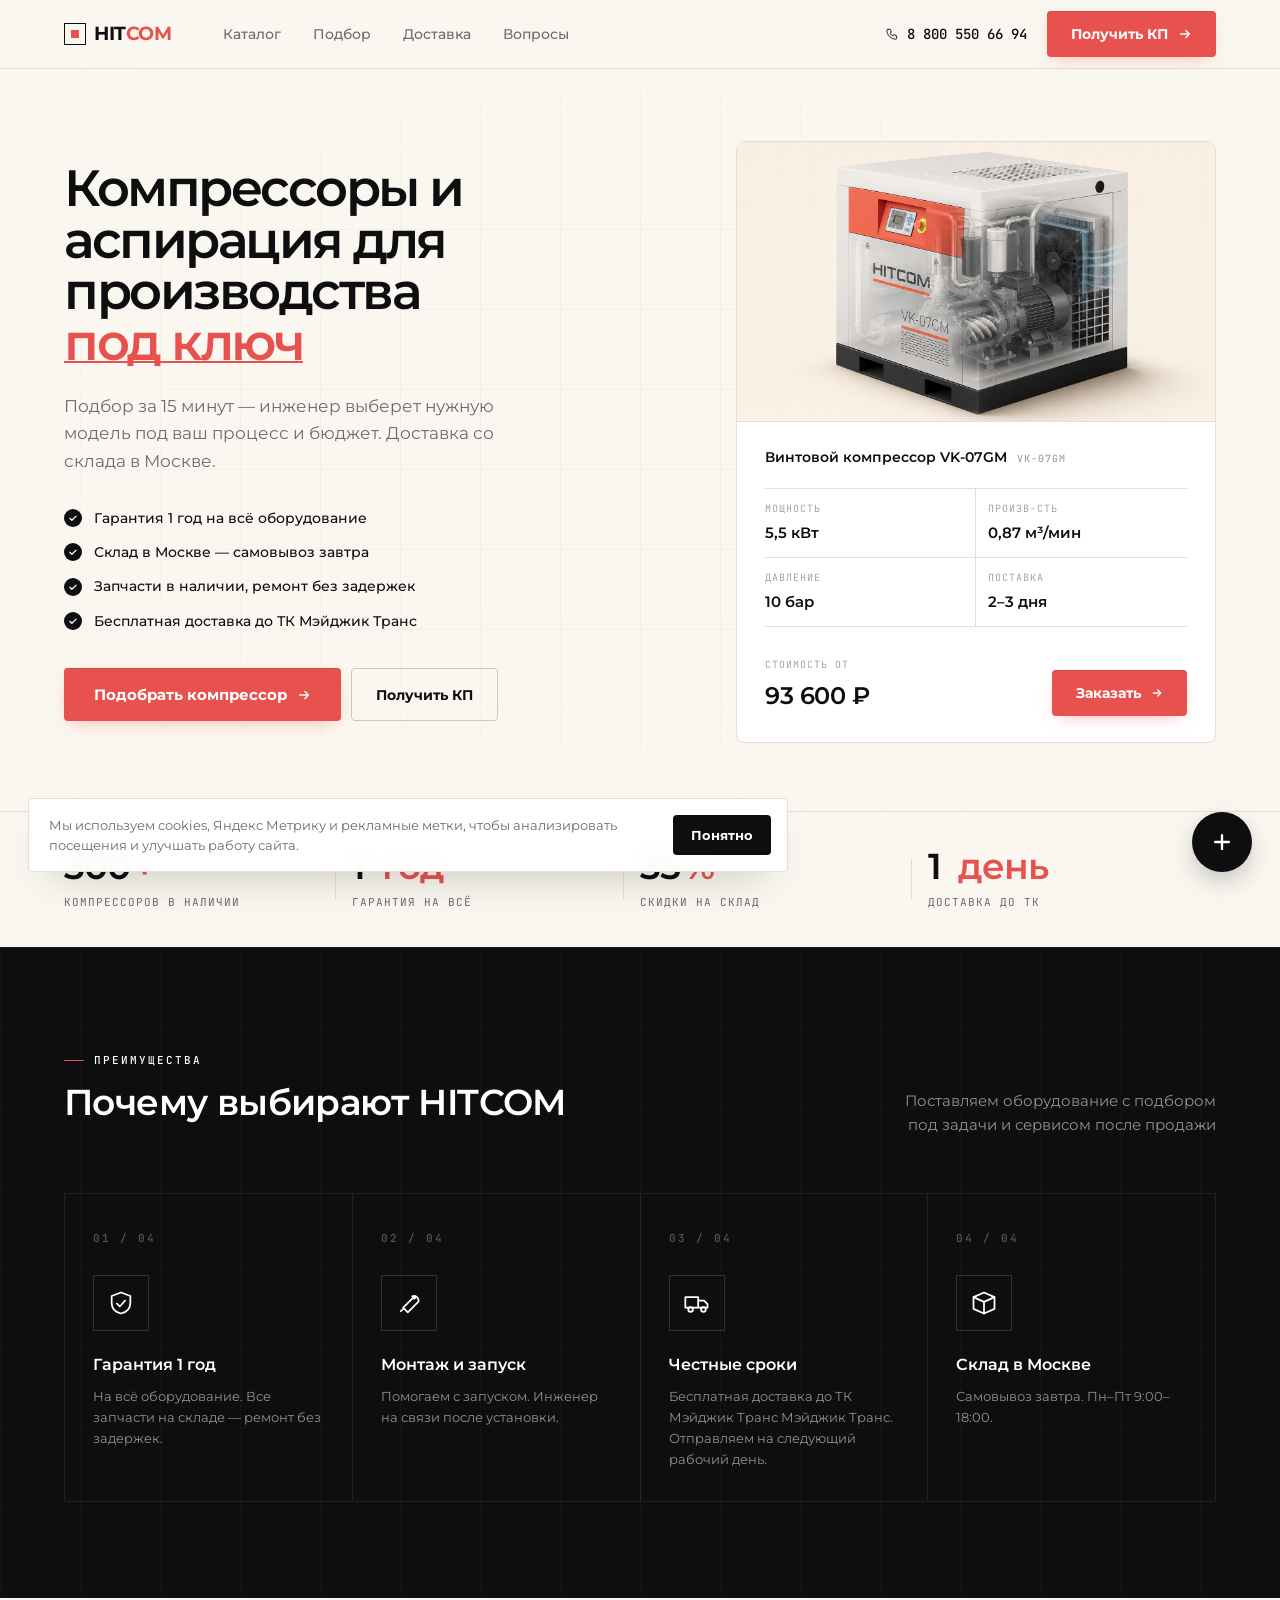
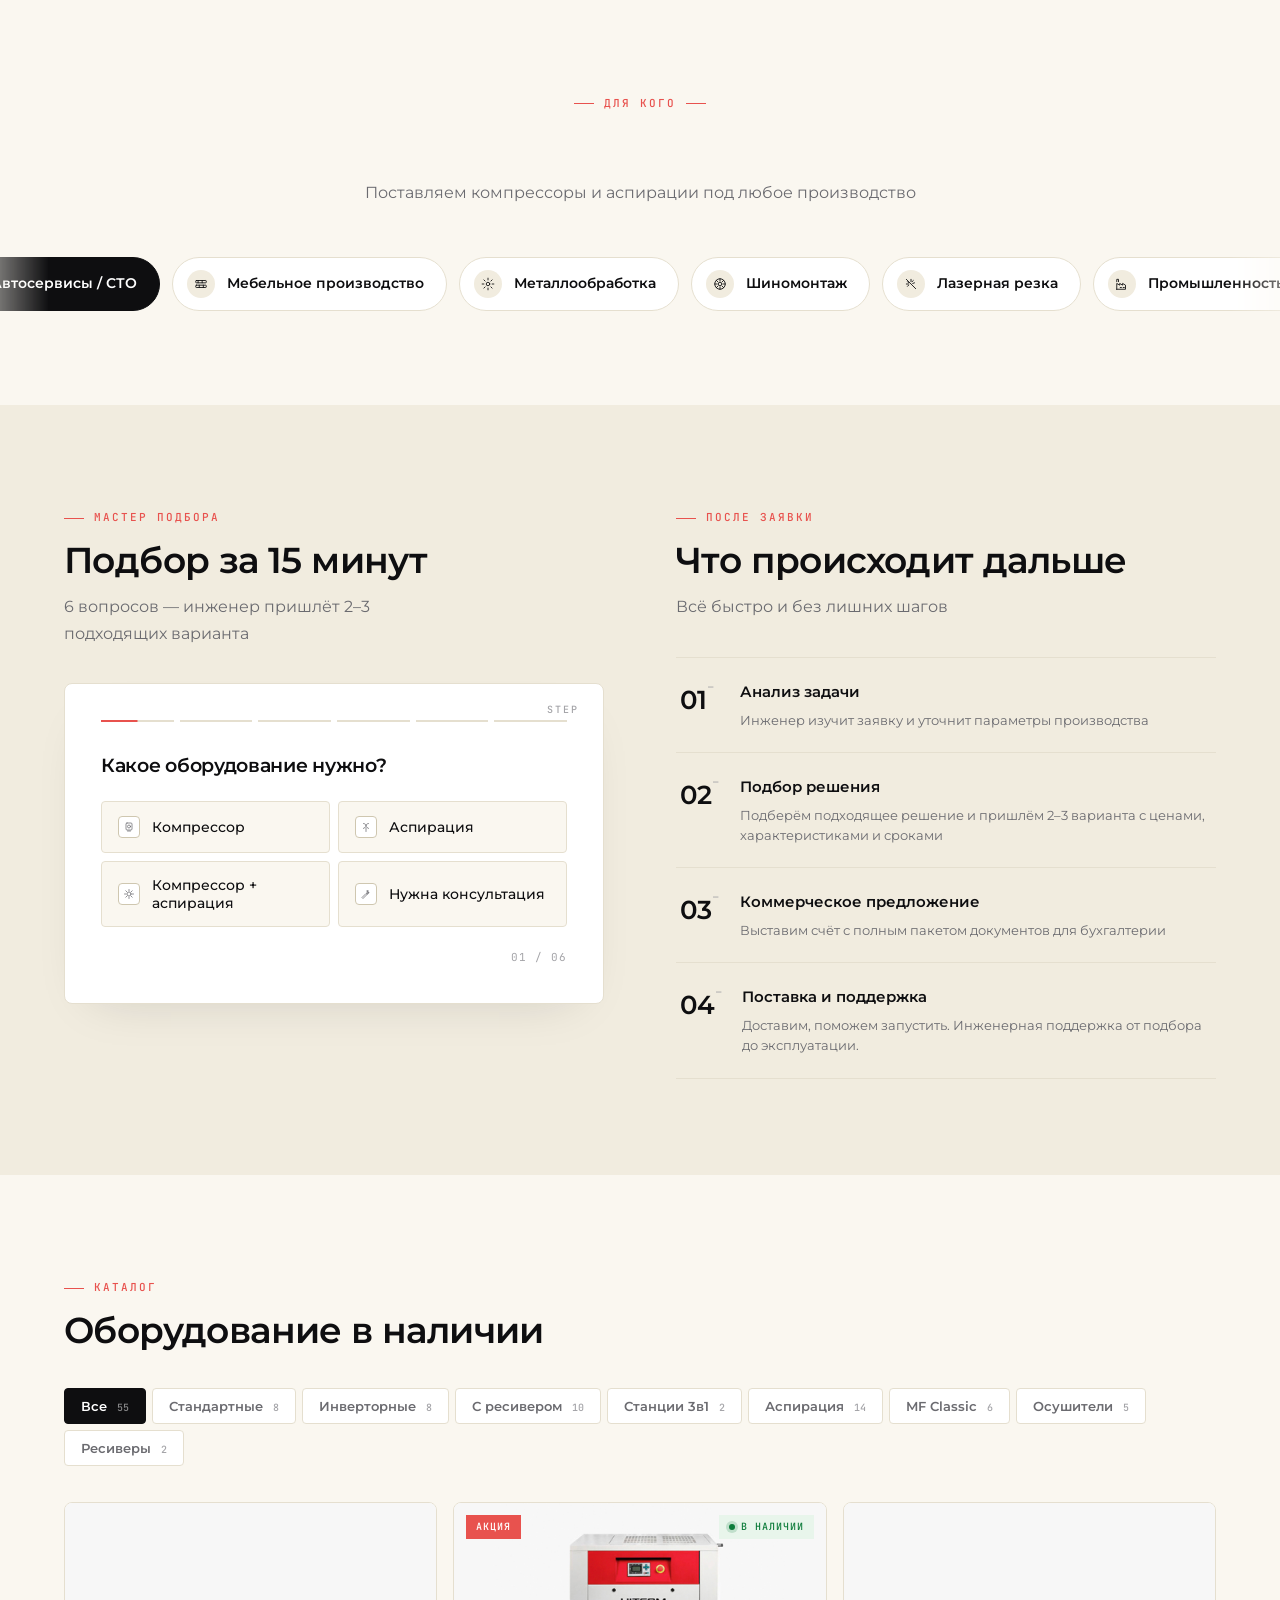
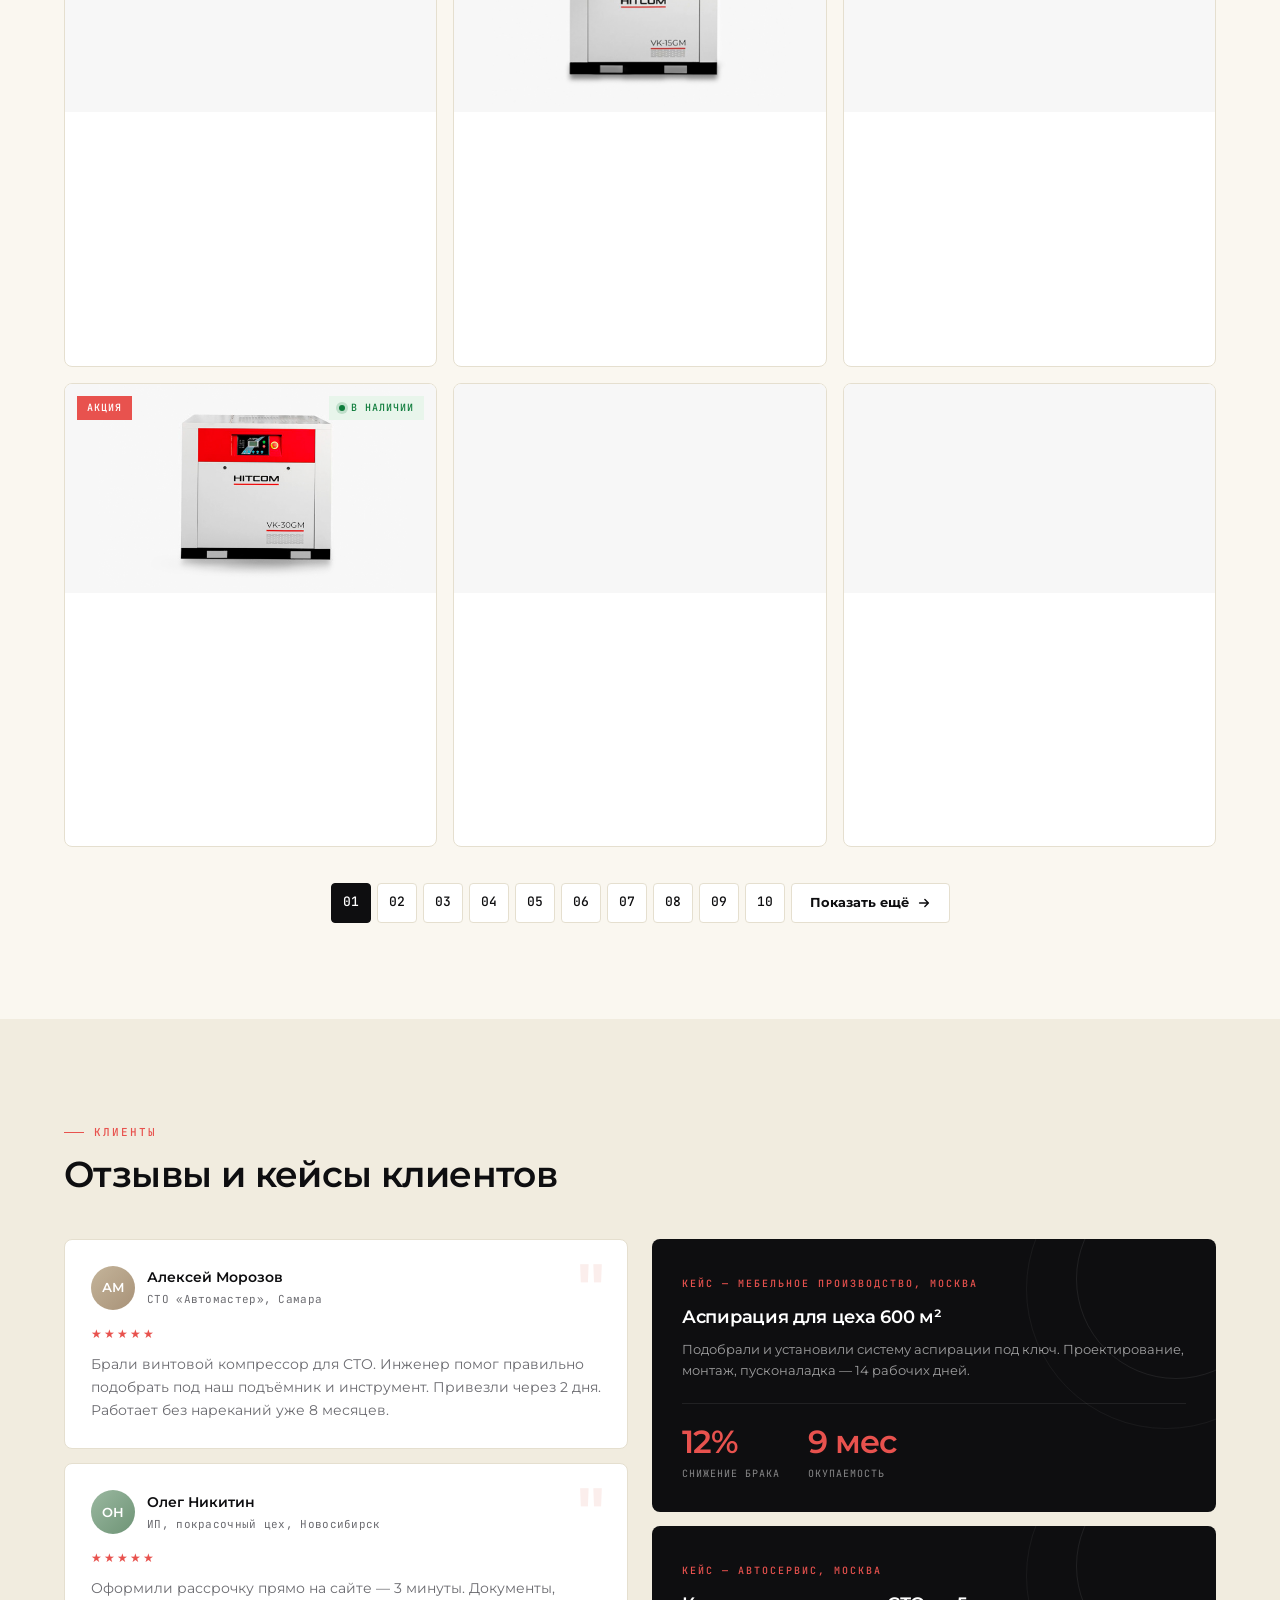
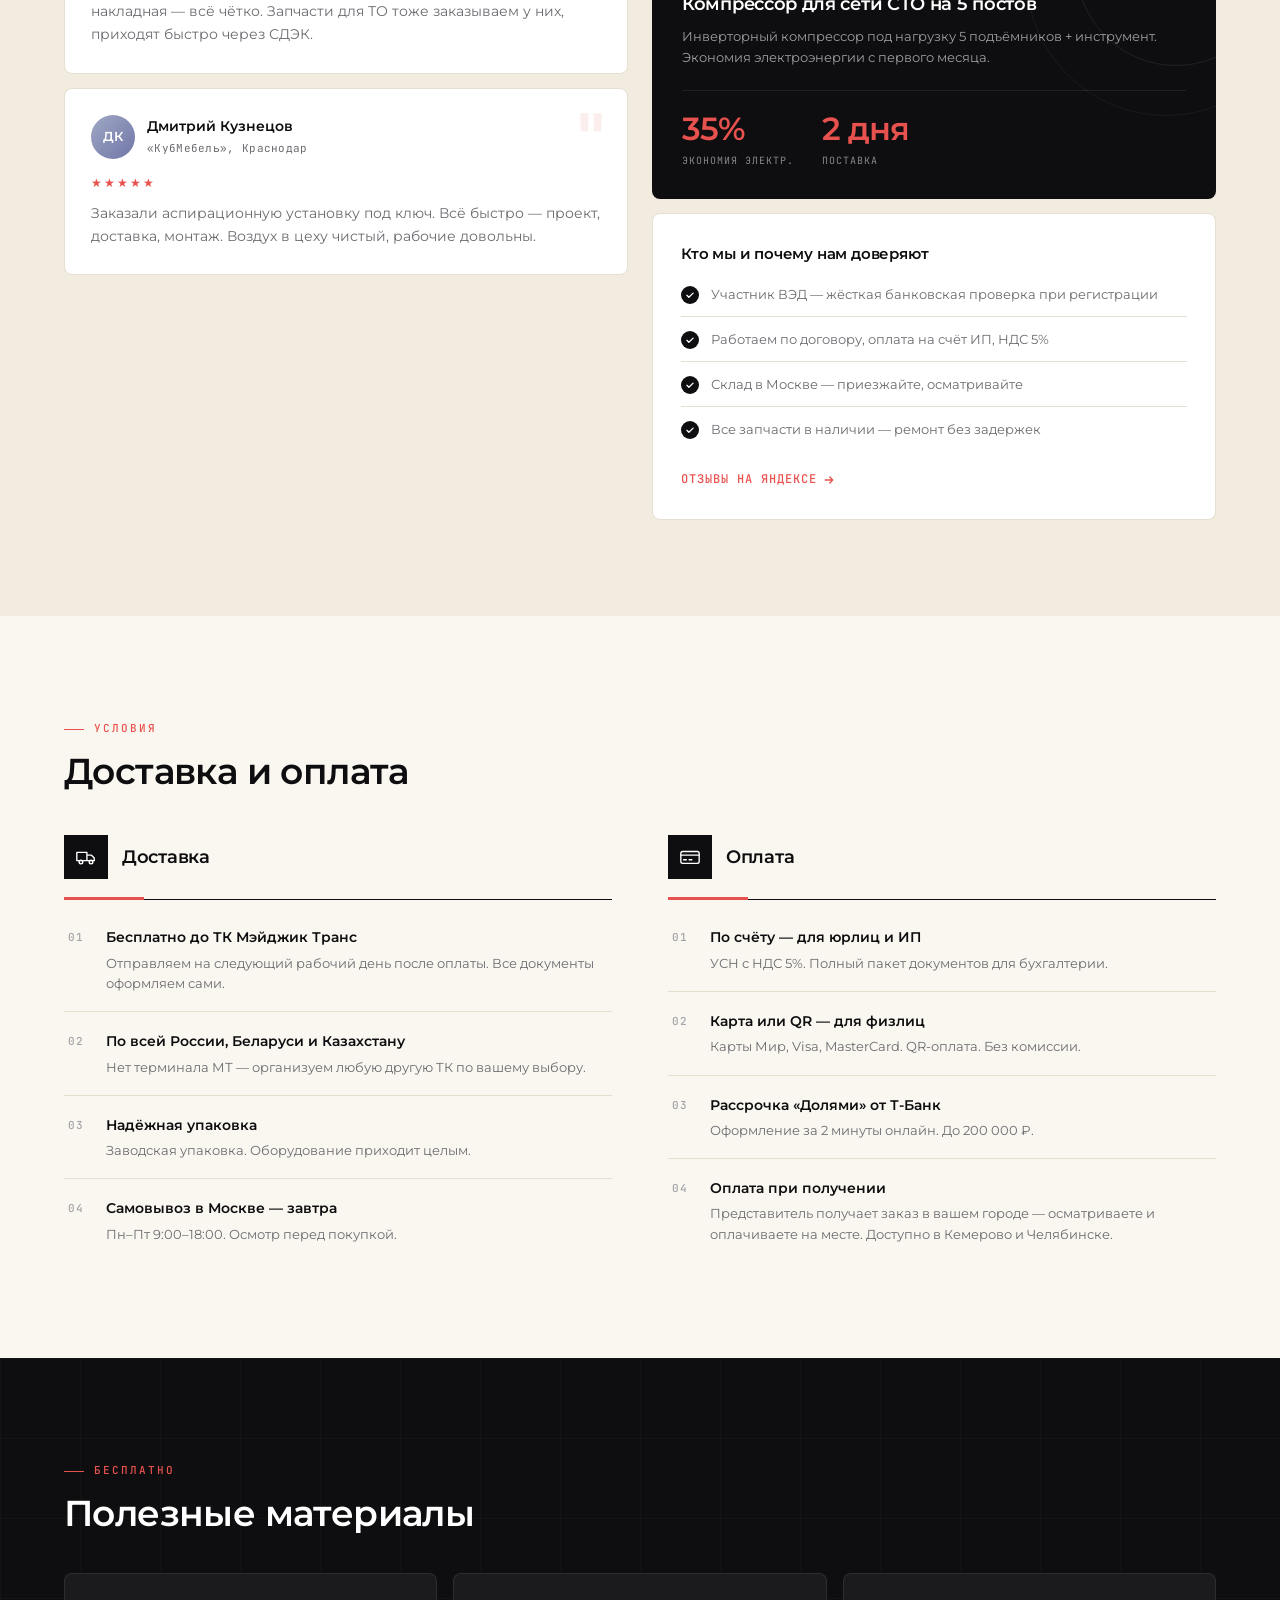
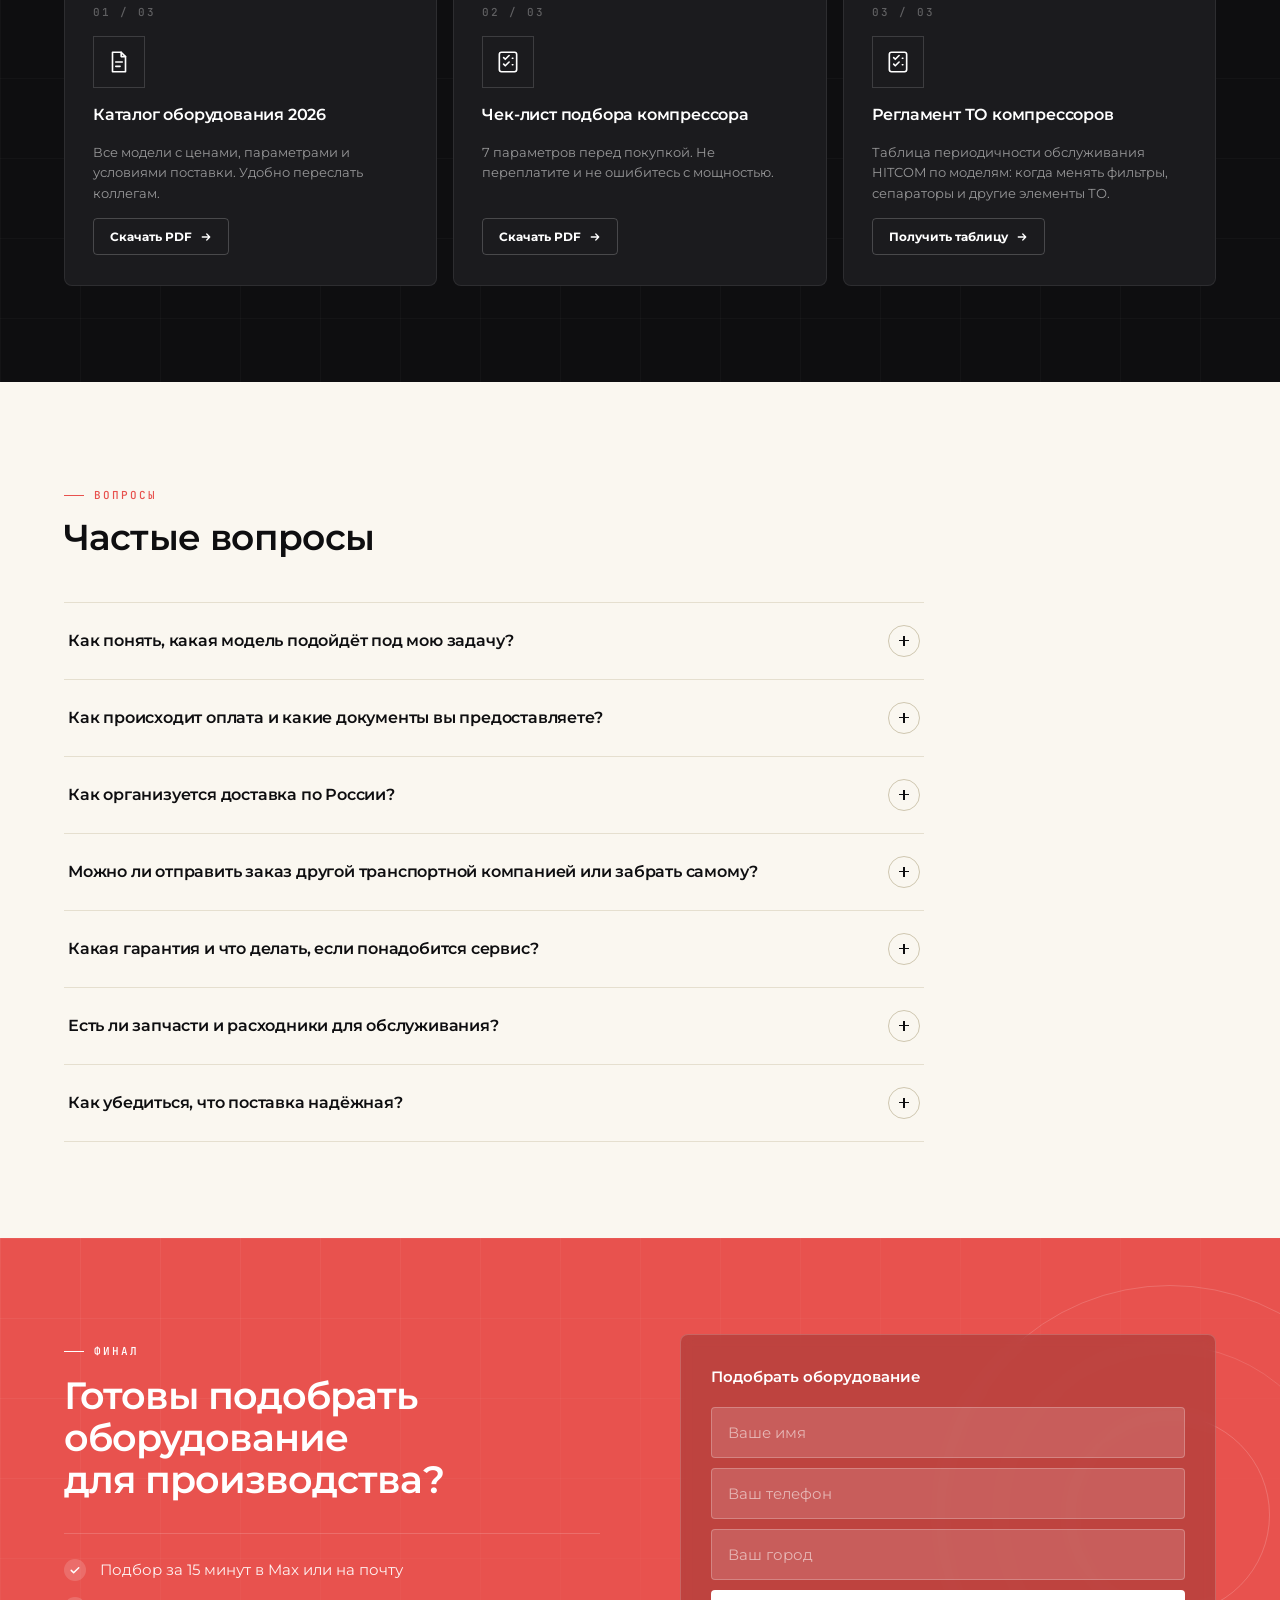
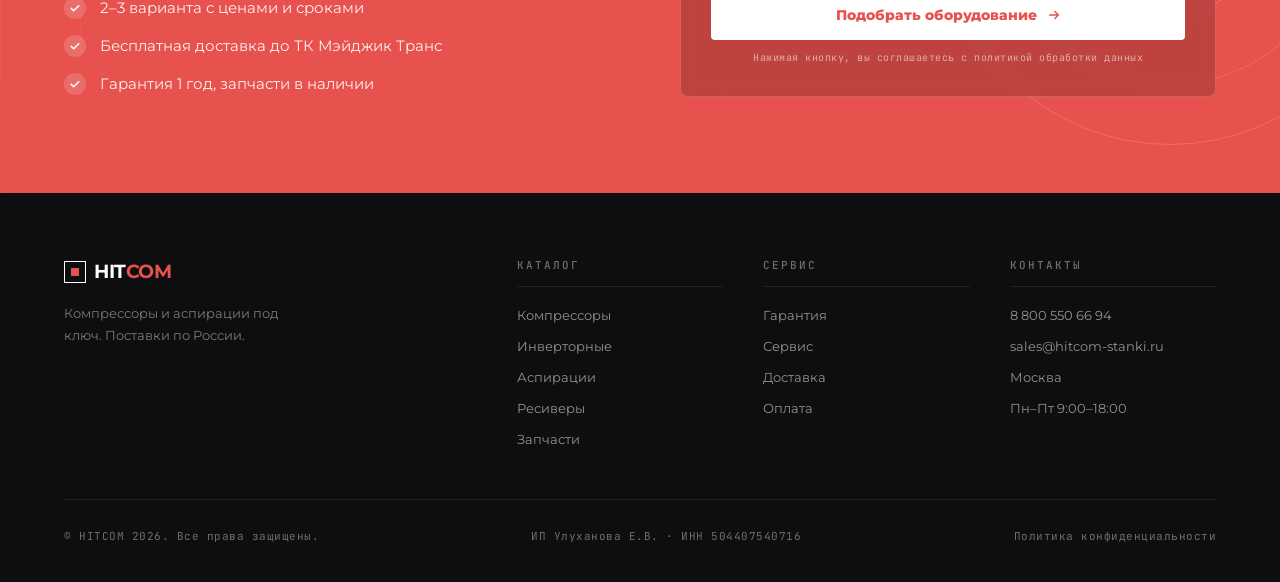
<file: new.html>
<!DOCTYPE html>
<html lang="ru" translate="no">
<head>
<meta charset="UTF-8">
<meta name="viewport" content="width=device-width, initial-scale=1.0">
<meta name="google" content="notranslate">
<meta http-equiv="Content-Language" content="ru">
<title>HITCOM — Компрессоры и аспирации под ключ</title>
<link rel="preconnect" href="https://fonts.googleapis.com">
<link rel="preconnect" href="https://fonts.gstatic.com" crossorigin>
<link href="https://fonts.googleapis.com/css2?family=Montserrat:wght@400;500;600;700;800&family=JetBrains+Mono:wght@400;500;600&display=swap" rel="stylesheet">
<link rel="stylesheet" href="css/style.css">
<!-- Yandex.Metrika counter -->
<script type="text/javascript">
    (function(m,e,t,r,i,k,a){
        m[i]=m[i]||function(){(m[i].a=m[i].a||[]).push(arguments)};
        m[i].l=1*new Date();
        for (var j = 0; j < document.scripts.length; j++) {if (document.scripts[j].src === r) { return; }}
        k=e.createElement(t),a=e.getElementsByTagName(t)[0],k.async=1,k.src=r,a.parentNode.insertBefore(k,a)
    })(window, document,'script','https://mc.yandex.ru/metrika/tag.js?id=109608960', 'ym');

    ym(109608960, 'init', {ssr:true, webvisor:true, clickmap:true, ecommerce:"dataLayer", referrer: document.referrer, url: location.href, accurateTrackBounce:true, trackLinks:true});
</script>
<noscript><div><img src="https://mc.yandex.ru/watch/109608960" style="position:absolute; left:-9999px;" alt="" /></div></noscript>
<!-- /Yandex.Metrika counter -->
</head>
<body class="notranslate" translate="no">

<!-- ═══════════ SVG SPRITE ═══════════ -->
<svg width="0" height="0" style="position:absolute" aria-hidden="true">
  <defs>
    <!-- Базовые -->
    <symbol id="i-check" viewBox="0 0 16 16"><path d="M3 8.5l3.2 3.2L13 5" stroke="currentColor" stroke-width="2" stroke-linecap="round" stroke-linejoin="round" fill="none"/></symbol>
    <symbol id="i-arrow" viewBox="0 0 16 16"><path d="M3 8h10M9 4l4 4-4 4" stroke="currentColor" stroke-width="1.7" stroke-linecap="round" stroke-linejoin="round" fill="none"/></symbol>
    <symbol id="i-close" viewBox="0 0 16 16"><path d="M3 3l10 10M13 3L3 13" stroke="currentColor" stroke-width="1.7" stroke-linecap="round"/></symbol>
    <symbol id="i-plus" viewBox="0 0 16 16"><path d="M8 3v10M3 8h10" stroke="currentColor" stroke-width="1.7" stroke-linecap="round"/></symbol>

    <!-- Преимущества -->
    <symbol id="i-shield" viewBox="0 0 24 24" fill="none" stroke="currentColor" stroke-width="1.5" stroke-linecap="round" stroke-linejoin="round"><path d="M12 3l8 3v6c0 5-3.5 8-8 9-4.5-1-8-4-8-9V6l8-3z"/><path d="M8.5 12.5l2.5 2.5 4.5-5"/></symbol>
    <symbol id="i-wrench" viewBox="0 0 24 24" fill="none" stroke="currentColor" stroke-width="1.5" stroke-linecap="round" stroke-linejoin="round"><path d="M14.7 6.3a4 4 0 015.4 4.6L11 20l-4-4 9.1-9.1a4 4 0 01-1.4-.6z"/><path d="M5 19l2-2"/><circle cx="16.5" cy="7.5" r=".8" fill="currentColor"/></symbol>
    <symbol id="i-truck" viewBox="0 0 24 24" fill="none" stroke="currentColor" stroke-width="1.5" stroke-linecap="round" stroke-linejoin="round"><path d="M2 7h11v9H2zM13 10h5l3 3v3h-8z"/><circle cx="6.5" cy="17.5" r="2"/><circle cx="17.5" cy="17.5" r="2"/></symbol>
    <symbol id="i-box" viewBox="0 0 24 24" fill="none" stroke="currentColor" stroke-width="1.5" stroke-linecap="round" stroke-linejoin="round"><path d="M3 7l9-4 9 4v10l-9 4-9-4V7z"/><path d="M3 7l9 4 9-4M12 11v10"/></symbol>

    <!-- Сегменты -->
    <symbol id="i-car" viewBox="0 0 24 24" fill="none" stroke="currentColor" stroke-width="1.5" stroke-linecap="round" stroke-linejoin="round"><path d="M3 14v3h2M21 14v3h-2M3 14l2-5h14l2 5M3 14h18"/><circle cx="7" cy="16.5" r="1.5"/><circle cx="17" cy="16.5" r="1.5"/></symbol>
    <symbol id="i-wood" viewBox="0 0 24 24" fill="none" stroke="currentColor" stroke-width="1.5" stroke-linecap="round" stroke-linejoin="round"><rect x="3" y="6" width="18" height="4" rx="1"/><rect x="3" y="14" width="18" height="4" rx="1"/><path d="M7 6v4M14 6v4M9 14v4M16 14v4"/></symbol>
    <symbol id="i-gear" viewBox="0 0 24 24" fill="none" stroke="currentColor" stroke-width="1.5" stroke-linecap="round" stroke-linejoin="round"><circle cx="12" cy="12" r="3"/><path d="M12 2v3M12 19v3M2 12h3M19 12h3M5 5l2 2M17 17l2 2M5 19l2-2M17 7l2-2"/></symbol>
    <symbol id="i-tire" viewBox="0 0 24 24" fill="none" stroke="currentColor" stroke-width="1.5"><circle cx="12" cy="12" r="9"/><circle cx="12" cy="12" r="3"/><path d="M12 3v4M12 17v4M3 12h4M17 12h4M5.6 5.6l2.8 2.8M15.6 15.6l2.8 2.8M5.6 18.4l2.8-2.8M15.6 8.4l2.8-2.8" stroke-linecap="round"/></symbol>
    <symbol id="i-laser" viewBox="0 0 24 24" fill="none" stroke="currentColor" stroke-width="1.5" stroke-linecap="round" stroke-linejoin="round"><path d="M4 4l16 16"/><path d="M12 4v4M16 6l-2 2M18 10l-3 1M4 12h4M6 8l2 2M8 14l-2 2"/></symbol>
    <symbol id="i-factory" viewBox="0 0 24 24" fill="none" stroke="currentColor" stroke-width="1.5" stroke-linecap="round" stroke-linejoin="round"><path d="M3 21V11l5 3V11l5 3V11l5 3V21H3z"/><path d="M3 8V4h3v4M9 18h2M14 18h2"/></symbol>
    <symbol id="i-spray" viewBox="0 0 24 24" fill="none" stroke="currentColor" stroke-width="1.5" stroke-linecap="round" stroke-linejoin="round"><rect x="9" y="4" width="6" height="5" rx="1"/><path d="M9 9h6l-1 11h-4z"/><circle cx="20" cy="4" r="1"/><circle cx="20" cy="7" r="1"/><circle cx="18" cy="6" r="1"/></symbol>

    <!-- Квиз -->
    <symbol id="i-comp" viewBox="0 0 24 24" fill="none" stroke="currentColor" stroke-width="1.5" stroke-linecap="round" stroke-linejoin="round"><rect x="6" y="4" width="12" height="14" rx="2"/><circle cx="12" cy="11" r="3"/><path d="M9 20h6"/></symbol>
    <symbol id="i-aspir" viewBox="0 0 24 24" fill="none" stroke="currentColor" stroke-width="1.5" stroke-linecap="round" stroke-linejoin="round"><path d="M12 21V10M12 10c0-3 2-5 5-5M12 10c0-3-2-5-5-5M9 13c-1 0-2 1-2 2M15 13c1 0 2 1 2 2"/></symbol>
    <symbol id="i-bolt" viewBox="0 0 24 24" fill="none" stroke="currentColor" stroke-width="1.5" stroke-linecap="round" stroke-linejoin="round"><circle cx="12" cy="12" r="4"/><path d="M12 3v3M12 18v3M3 12h3M18 12h3M5.6 5.6l2.1 2.1M16.3 16.3l2.1 2.1M5.6 18.4l2.1-2.1M16.3 7.7l2.1-2.1"/></symbol>
    <symbol id="i-tools" viewBox="0 0 24 24" fill="none" stroke="currentColor" stroke-width="1.5" stroke-linecap="round" stroke-linejoin="round"><path d="M14 6a3 3 0 11-2 5L4 19l2 2 8-8a3 3 0 014-4l-2 2-2-2 2-3z"/></symbol>
    <symbol id="i-money" viewBox="0 0 24 24" fill="none" stroke="currentColor" stroke-width="1.5" stroke-linecap="round" stroke-linejoin="round"><rect x="3" y="6" width="18" height="12" rx="2"/><circle cx="12" cy="12" r="2.5"/><path d="M6 9v6M18 9v6"/></symbol>
    <symbol id="i-question" viewBox="0 0 24 24" fill="none" stroke="currentColor" stroke-width="1.5" stroke-linecap="round" stroke-linejoin="round"><circle cx="12" cy="12" r="9"/><path d="M9 9c0-2 1.5-3 3-3s3 1 3 2.5c0 1-.5 2-1.5 2.5S12 12 12 14"/><circle cx="12" cy="17.5" r=".5" fill="currentColor"/></symbol>
    <symbol id="i-pressure" viewBox="0 0 24 24" fill="none" stroke="currentColor" stroke-width="1.5" stroke-linecap="round" stroke-linejoin="round"><path d="M3 15a9 9 0 1118 0"/><path d="M12 15l5-4"/><circle cx="12" cy="15" r=".8" fill="currentColor"/></symbol>

    <!-- Лидмагниты -->
    <symbol id="i-doc" viewBox="0 0 24 24" fill="none" stroke="currentColor" stroke-width="1.5" stroke-linecap="round" stroke-linejoin="round"><path d="M14 3H6v18h12V7z"/><path d="M14 3v4h4M9 12h6M9 16h4"/></symbol>
    <symbol id="i-checklist" viewBox="0 0 24 24" fill="none" stroke="currentColor" stroke-width="1.5" stroke-linecap="round" stroke-linejoin="round"><rect x="4" y="3" width="16" height="18" rx="2"/><path d="M8 8l1.5 1.5L13 6M8 14l1.5 1.5L13 12M16 8.5h.5M16 14.5h.5"/></symbol>
    <symbol id="i-blueprint" viewBox="0 0 24 24" fill="none" stroke="currentColor" stroke-width="1.5" stroke-linecap="round" stroke-linejoin="round"><rect x="3" y="5" width="18" height="14" rx="1"/><path d="M7 5v14M11 5v6M11 15v4M15 5v8M19 5v14M3 9h4M7 13h4M15 9h6M11 17h8"/></symbol>

    <!-- Доставка/Оплата -->
    <symbol id="i-truck-lg" viewBox="0 0 24 24" fill="none" stroke="currentColor" stroke-width="1.5" stroke-linecap="round" stroke-linejoin="round"><path d="M2 7h11v9H2zM13 10h5l3 3v3h-8z"/><circle cx="6.5" cy="17.5" r="2"/><circle cx="17.5" cy="17.5" r="2"/></symbol>
    <symbol id="i-card" viewBox="0 0 24 24" fill="none" stroke="currentColor" stroke-width="1.5" stroke-linecap="round" stroke-linejoin="round"><rect x="2" y="6" width="20" height="13" rx="2"/><path d="M2 10h20M5 15h3M11 15h3"/></symbol>

    <!-- Виджет -->
    <symbol id="i-phone" viewBox="0 0 24 24" fill="none" stroke="currentColor" stroke-width="1.5" stroke-linecap="round" stroke-linejoin="round"><path d="M5 4h4l2 5-2.5 1.5a11 11 0 005 5L15 13l5 2v4a2 2 0 01-2 2A16 16 0 013 6a2 2 0 012-2z"/></symbol>
    <symbol id="i-chat" viewBox="0 0 24 24" fill="none" stroke="currentColor" stroke-width="1.5" stroke-linecap="round" stroke-linejoin="round"><path d="M21 12a8 8 0 01-12 6.9L4 20l1.1-4A8 8 0 1121 12z"/></symbol>
    <symbol id="i-tg" viewBox="0 0 24 24" fill="none" stroke="currentColor" stroke-width="1.5" stroke-linecap="round" stroke-linejoin="round"><path d="M22 4L2 11l7 3 2 6 3-3 5 4 3-17z"/><path d="M9 14l9-7-6 8"/></symbol>
    <symbol id="i-flash" viewBox="0 0 24 24" fill="none" stroke="currentColor" stroke-width="1.5" stroke-linecap="round" stroke-linejoin="round"><path d="M13 3L4 14h6l-1 7 9-11h-6l1-7z"/></symbol>
  </defs>
</svg>

<!-- ══════════ ШАПКА ══════════ -->
<header id="hdr">
  <div class="h-in">
    <a href="/" class="logo"><span class="logo-mark"></span><span>HIT<b>COM</b></span></a>
    <nav id="main-nav">
      <a href="#catalog" onclick="closeNav()">Каталог</a>
      <a href="#quiz" onclick="closeNav()">Подбор</a>
      <a href="#delivery" onclick="closeNav()">Доставка</a>
      <a href="#faq" onclick="closeNav()">Вопросы</a>
    </nav>
    <div class="h-r">
      <a href="tel:+78005506694" class="h-phone" onclick="metrikaGoal('header_phone_click')"><svg width="14" height="14"><use href="#i-phone"/></svg>8 800 550 66 94</a>
      <button class="nav-tog" id="navTog" onclick="toggleNav()" aria-label="Меню"><span></span><span></span><span></span></button>
      <button class="btn btn-r" onclick="openPop('kp')">Получить КП <svg width="14" height="14"><use href="#i-arrow"/></svg></button>
    </div>
  </div>
</header>

<!-- ══════════ HERO ══════════ -->
<section class="hero">
  <div class="hero-grid">

    <div class="hero-l">
      <h1>Компрессоры и<br>аспирация для<br>производства <em>под&nbsp;ключ</em></h1>
      <p class="hero-sub">Подбор за 15 минут — инженер выберет нужную модель под ваш процесс и бюджет. Доставка со склада в Москве.</p>
      <div class="hero-checks">
        <div class="hck"><span class="hck-dot"><svg width="10" height="10" style="color:#fff"><use href="#i-check"/></svg></span>Гарантия 1 год на всё оборудование</div>
        <div class="hck"><span class="hck-dot"><svg width="10" height="10" style="color:#fff"><use href="#i-check"/></svg></span>Склад в Москве — самовывоз завтра</div>
        <div class="hck"><span class="hck-dot"><svg width="10" height="10" style="color:#fff"><use href="#i-check"/></svg></span>Запчасти в наличии, ремонт без задержек</div>
        <div class="hck"><span class="hck-dot"><svg width="10" height="10" style="color:#fff"><use href="#i-check"/></svg></span>Бесплатная доставка до ТК Мэйджик Транс</div>
      </div>
      <div class="hero-cta">
        <button class="btn btn-r lg" onclick="metrikaGoal('hero_quiz_click');metrikaGoal('quiz_start');document.getElementById('quiz').scrollIntoView({behavior:'smooth'})">Подобрать компрессор <svg width="14" height="14"><use href="#i-arrow"/></svg></button>
        <button class="btn btn-o" onclick="metrikaGoal('hero_kp_click');openPop('kp')">Получить КП</button>
      </div>
    </div>

    <div class="hero-r">
      <div class="hcard" id="hcard">
        <div class="hcard-img">
          <div class="hcard-photo-wrap">
            <img class="hcard-photo" src="assets/main/123.png" alt="Винтовой компрессор VK-07GM">
          </div>
        </div>
        <div class="hcard-body">
          <div class="hcard-name">Винтовой компрессор VK-07GM<span class="sku">VK-07GM</span></div>
          <div class="hcard-params">
            <div class="hcp"><div class="hcp-k">Мощность</div><div class="hcp-v">5,5 кВт</div></div>
            <div class="hcp"><div class="hcp-k">Произв-сть</div><div class="hcp-v">0,87 м³/мин</div></div>
            <div class="hcp"><div class="hcp-k">Давление</div><div class="hcp-v">10 бар</div></div>
            <div class="hcp"><div class="hcp-k">Поставка</div><div class="hcp-v">2–3 дня</div></div>
          </div>
          <div class="hcard-foot">
            <div class="hcard-price">
              <small>Стоимость от</small>
              <strong>93 600 ₽</strong>
            </div>
            <button class="btn btn-r" onclick="metrikaGoal('hero_price_click');openPop('price')">Заказать <svg width="12" height="12"><use href="#i-arrow"/></svg></button>
          </div>
        </div>
      </div>
    </div>

  </div>

  <div class="hero-stats">
    <div class="hero-stats-in">
      <div class="hstat">
        <div class="hstat-v"><span class="count" data-to="300">0</span><b>+</b></div>
        <div class="hstat-k">компрессоров в наличии</div>
      </div>
      <div class="hstat">
        <div class="hstat-v"><span class="count" data-to="1">0</span>&nbsp;<b>год</b></div>
        <div class="hstat-k">Гарантия на всё</div>
      </div>
      <div class="hstat">
        <div class="hstat-v"><span class="count" data-to="35">0</span><b>%</b></div>
        <div class="hstat-k">Скидки на склад</div>
      </div>
      <div class="hstat">
        <div class="hstat-v"><span class="count" data-to="1">0</span>&nbsp;<b>день</b></div>
        <div class="hstat-k">Доставка до ТК</div>
      </div>
    </div>
  </div>
</section>

<!-- ══════════ ПОЧЕМУ HITCOM ══════════ -->
<section class="why">
  <div class="w">
    <div class="why-head">
      <div>
        <div class="s-lbl reveal" style="color:#fff">Преимущества</div>
        <div class="s-ttl reveal" data-d="1">Почему выбирают HITCOM</div>
      </div>
      <p class="reveal" data-d="2">Поставляем оборудование с подбором под задачи и сервисом после продажи</p>
    </div>
    <div class="why-grid">
      <div class="wcard reveal" data-d="1">
        <div class="w-num">01 / 04</div>
        <div class="wico"><svg><use href="#i-shield"/></svg></div>
        <div class="wt">Гарантия 1 год</div>
        <div class="wd">На всё оборудование. Все запчасти на складе — ремонт без задержек.</div>
      </div>
      <div class="wcard reveal" data-d="2">
        <div class="w-num">02 / 04</div>
        <div class="wico"><svg><use href="#i-wrench"/></svg></div>
        <div class="wt">Монтаж и запуск</div>
        <div class="wd">Помогаем с запуском. Инженер на связи после установки.</div>
      </div>
      <div class="wcard reveal" data-d="3">
        <div class="w-num">03 / 04</div>
        <div class="wico"><svg><use href="#i-truck"/></svg></div>
        <div class="wt">Честные сроки</div>
        <div class="wd">Бесплатная доставка до ТК Мэйджик Транс Мэйджик Транс. Отправляем на следующий рабочий день.</div>
      </div>
      <div class="wcard reveal" data-d="4">
        <div class="w-num">04 / 04</div>
        <div class="wico"><svg><use href="#i-box"/></svg></div>
        <div class="wt">Склад в Москве</div>
        <div class="wd">Самовывоз завтра. Пн–Пт 9:00–18:00.</div>
      </div>
    </div>
  </div>
</section>

<!-- ══════════ СЕГМЕНТЫ ══════════ -->
<section class="segs">
  <div class="w">
    <div class="segs-head">
      <div class="s-lbl reveal">Для кого</div>
      <div class="s-ttl reveal" data-d="1">Оборудование для любой отрасли</div>
      <p class="s-sub reveal" data-d="2">Поставляем компрессоры и аспирации под любое производство</p>
    </div>
  </div>
  <div class="seg-marquee reveal" data-d="3">
    <div class="seg-track" id="segTrack">
      <!-- набор тегов x2 (для бесконечного скролла) -->
      <div class="stab on"><span class="stab-ico"><svg><use href="#i-car"/></svg></span>Автосервисы / СТО</div>
      <div class="stab"><span class="stab-ico"><svg><use href="#i-wood"/></svg></span>Мебельное производство</div>
      <div class="stab"><span class="stab-ico"><svg><use href="#i-gear"/></svg></span>Металлообработка</div>
      <div class="stab"><span class="stab-ico"><svg><use href="#i-tire"/></svg></span>Шиномонтаж</div>
      <div class="stab"><span class="stab-ico"><svg><use href="#i-laser"/></svg></span>Лазерная резка</div>
      <div class="stab"><span class="stab-ico"><svg><use href="#i-factory"/></svg></span>Промышленность</div>
      <div class="stab"><span class="stab-ico"><svg><use href="#i-spray"/></svg></span>Покрасочные цеха</div>
      <!-- дубль -->
      <div class="stab"><span class="stab-ico"><svg><use href="#i-car"/></svg></span>Автосервисы / СТО</div>
      <div class="stab"><span class="stab-ico"><svg><use href="#i-wood"/></svg></span>Мебельное производство</div>
      <div class="stab"><span class="stab-ico"><svg><use href="#i-gear"/></svg></span>Металлообработка</div>
      <div class="stab"><span class="stab-ico"><svg><use href="#i-tire"/></svg></span>Шиномонтаж</div>
      <div class="stab"><span class="stab-ico"><svg><use href="#i-laser"/></svg></span>Лазерная резка</div>
      <div class="stab"><span class="stab-ico"><svg><use href="#i-factory"/></svg></span>Промышленность</div>
      <div class="stab"><span class="stab-ico"><svg><use href="#i-spray"/></svg></span>Покрасочные цеха</div>
    </div>
  </div>
</section>

<!-- ══════════ КВИЗ ══════════ -->
<section class="quiz" id="quiz">
  <div class="w">
    <div class="quiz-in">
      <div>
        <div class="s-lbl reveal">Мастер подбора</div>
        <div class="s-ttl reveal" data-d="1">Подбор за 15 минут</div>
        <p class="s-sub reveal" data-d="2" style="max-width:400px">6 вопросов — инженер пришлёт 2–3 подходящих варианта</p>
        <div class="qbox reveal" data-d="3">
          <div class="qprog">
            <div class="qp cur" id="qp1"></div>
            <div class="qp" id="qp2"></div>
            <div class="qp" id="qp3"></div>
            <div class="qp" id="qp4"></div>
            <div class="qp" id="qp5"></div>
            <div class="qp" id="qp6"></div>
          </div>
          <div class="qstep on" id="qs1">
            <div class="q-q">Какое оборудование нужно?</div>
            <div class="qopts">
              <div class="qopt" onclick="selQ(this,1)"><span class="qopt-mk"><svg><use href="#i-comp"/></svg></span>Компрессор</div>
              <div class="qopt" onclick="selQ(this,1)"><span class="qopt-mk"><svg><use href="#i-aspir"/></svg></span>Аспирация</div>
              <div class="qopt" onclick="selQ(this,1)"><span class="qopt-mk"><svg><use href="#i-bolt"/></svg></span>Компрессор + аспирация</div>
              <div class="qopt" onclick="selQ(this,1)"><span class="qopt-mk"><svg><use href="#i-tools"/></svg></span>Нужна консультация</div>
            </div>
            <div class="qnav"><span class="qcnt">01 / 06</span></div>
          </div>
          <div class="qstep" id="qs2">
            <div class="q-q">Сфера применения?</div>
            <div class="qopts">
              <div class="qopt" onclick="selQ(this,2)"><span class="qopt-mk"><svg><use href="#i-car"/></svg></span>Авто / СТО</div>
              <div class="qopt" onclick="selQ(this,2)"><span class="qopt-mk"><svg><use href="#i-wood"/></svg></span>Мебель / Дерево</div>
              <div class="qopt" onclick="selQ(this,2)"><span class="qopt-mk"><svg><use href="#i-gear"/></svg></span>Металл / Резка</div>
              <div class="qopt" onclick="selQ(this,2)"><span class="qopt-mk"><svg><use href="#i-factory"/></svg></span>Другое</div>
            </div>
            <div class="qnav"><button class="qback" onclick="prevQ(2)">← Назад</button><span class="qcnt">02 / 06</span></div>
          </div>
          <div class="qstep" id="qs3">
            <div class="q-q">Требуемое давление?</div>
            <div class="qopts">
              <div class="qopt" onclick="selQ(this,3)"><span class="qopt-mk"><svg><use href="#i-pressure"/></svg></span>До 10 бар</div>
              <div class="qopt" onclick="selQ(this,3)"><span class="qopt-mk"><svg><use href="#i-pressure"/></svg></span>10–15 бар</div>
              <div class="qopt" onclick="selQ(this,3)"><span class="qopt-mk"><svg><use href="#i-bolt"/></svg></span>Сеть 220В</div>
              <div class="qopt" onclick="selQ(this,3)"><span class="qopt-mk"><svg><use href="#i-question"/></svg></span>Помогите определить</div>
            </div>
            <div class="qnav"><button class="qback" onclick="prevQ(3)">← Назад</button><span class="qcnt">03 / 06</span></div>
          </div>
          <div class="qstep" id="qs4">
            <div class="q-q">Примерный бюджет?</div>
            <div class="qopts">
              <div class="qopt" onclick="selQ(this,4)"><span class="qopt-mk"><svg><use href="#i-money"/></svg></span>До 200 000 ₽</div>
              <div class="qopt" onclick="selQ(this,4)"><span class="qopt-mk"><svg><use href="#i-money"/></svg></span>200–500 тыс. ₽</div>
              <div class="qopt" onclick="selQ(this,4)"><span class="qopt-mk"><svg><use href="#i-money"/></svg></span>От 500 000 ₽</div>
              <div class="qopt" onclick="selQ(this,4)"><span class="qopt-mk"><svg><use href="#i-question"/></svg></span>Не определился</div>
            </div>
            <div class="qnav"><button class="qback" onclick="prevQ(4)">← Назад</button><span class="qcnt">04 / 06</span></div>
          </div>
          <div class="qstep" id="qs5">
            <div class="q-q">Мощность?</div>
            <div class="qopts">
              <div class="qopt" onclick="selQ(this,5)"><span class="qopt-mk"><svg><use href="#i-bolt"/></svg></span>До 11 кВт</div>
              <div class="qopt" onclick="selQ(this,5)"><span class="qopt-mk"><svg><use href="#i-bolt"/></svg></span>До 22 кВт</div>
              <div class="qopt" onclick="selQ(this,5)"><span class="qopt-mk"><svg><use href="#i-bolt"/></svg></span>До 55 кВт</div>
              <div class="qopt" onclick="selQ(this,5)"><span class="qopt-mk"><svg><use href="#i-question"/></svg></span>Не определился</div>
            </div>
            <div class="qnav"><button class="qback" onclick="prevQ(5)">← Назад</button><span class="qcnt">05 / 06</span></div>
          </div>
          <div class="qstep" id="qs6">
            <div class="q-q">Необходимая производительность?</div>
            <div class="qopts">
              <div class="qopt" onclick="selQ(this,6)"><span class="qopt-mk"><svg><use href="#i-pressure"/></svg></span>До 3 м³/мин</div>
              <div class="qopt" onclick="selQ(this,6)"><span class="qopt-mk"><svg><use href="#i-pressure"/></svg></span>До 6 м³/мин</div>
              <div class="qopt" onclick="selQ(this,6)"><span class="qopt-mk"><svg><use href="#i-pressure"/></svg></span>До 10 м³/мин</div>
              <div class="qopt" onclick="selQ(this,6)"><span class="qopt-mk"><svg><use href="#i-question"/></svg></span>Не определился</div>
            </div>
            <div class="qnav"><button class="qback" onclick="prevQ(6)">← Назад</button><span class="qcnt">06 / 06</span></div>
          </div>
          <div class="qfinal" id="qfinal">
            <h3>Отлично! Подберём за 15 минут</h3>
            <p>Оставьте телефон — пришлём 2–3 подходящих варианта</p>
            <div class="qform">
              <input class="fi" id="qName" type="text" placeholder="Ваше имя">
              <input class="fi" id="qPhone" type="tel" placeholder="Ваш телефон" oninput="phoneFormat(this)">
              <button class="qsub" onclick="submitQuiz(this)">Получить подборку <svg width="14" height="14"><use href="#i-arrow"/></svg></button>
              <p class="form-note">Нажимая кнопку, вы соглашаетесь с политикой обработки данных</p>
            </div>
          </div>
        </div>
      </div>
      <div>
        <div class="s-lbl reveal">После заявки</div>
        <div class="s-ttl reveal" data-d="1">Что происходит дальше</div>
        <p class="s-sub reveal" data-d="2" style="max-width:380px">Всё быстро и без лишних шагов</p>
        <div class="asteps reveal" data-d="3">
          <div class="astep"><div class="astep-n">01<sup>—</sup></div><div><div class="astep-t">Анализ задачи</div><div class="astep-d">Инженер изучит заявку и уточнит параметры производства</div></div></div>
          <div class="astep"><div class="astep-n">02<sup>—</sup></div><div><div class="astep-t">Подбор решения</div><div class="astep-d">Подберём подходящее решение и пришлём 2–3 варианта с ценами, характеристиками и сроками</div></div></div>
          <div class="astep"><div class="astep-n">03<sup>—</sup></div><div><div class="astep-t">Коммерческое предложение</div><div class="astep-d">Выставим счёт с полным пакетом документов для бухгалтерии</div></div></div>
          <div class="astep"><div class="astep-n">04<sup>—</sup></div><div><div class="astep-t">Поставка и поддержка</div><div class="astep-d">Доставим, поможем запустить. Инженерная поддержка от подбора до эксплуатации.</div></div></div>
        </div>
      </div>
    </div>
  </div>
</section>

<!-- ══════════ КАТАЛОГ ══════════ -->
<section class="catalog" id="catalog">
  <div class="w">
    <div class="cat-head">
      <div><div class="s-lbl reveal">Каталог</div><div class="s-ttl reveal" data-d="1">Оборудование в наличии</div></div>
      <div class="cat-filters reveal" data-d="2">
        <button class="cf on" onclick="catF(this,'all')">Все <span class="cf-count">55</span></button>
        <button class="cf" onclick="catF(this,'comp-std')">Стандартные <span class="cf-count">8</span></button>
        <button class="cf" onclick="catF(this,'comp-inv')">Инверторные <span class="cf-count">8</span></button>
        <button class="cf" onclick="catF(this,'comp-res')">С ресивером <span class="cf-count">10</span></button>
        <button class="cf" onclick="catF(this,'comp-3in1')">Станции 3в1 <span class="cf-count">2</span></button>
        <button class="cf" onclick="catF(this,'asp')">Аспирация <span class="cf-count">14</span></button>
        <button class="cf" onclick="catF(this,'asp-mfc')">MF Classic <span class="cf-count">6</span></button>
        <button class="cf" onclick="catF(this,'dry')">Осушители <span class="cf-count">5</span></button>
        <button class="cf" onclick="catF(this,'res')">Ресиверы <span class="cf-count">2</span></button>
      </div>
    </div>
    <div class="cat-grid" id="catGrid">

      <div class="pcard has-gallery" data-cat="comp-std"><div class="pc-in">
        <div class="pc-front">
          <div class="pc-img">
            <div class="pc-badge">Акция</div><div class="stk-in pc-stock">В наличии</div>
            <div class="pc-gallery" data-i="0">
              <img class="pc-gallery-img on" src="assets/product-photos/vk-10gm-01.jpg" alt="Винтовой компрессор VK-10GM — фото 1">
              <img class="pc-gallery-img" src="assets/product-photos/vk-10gm-02.jpg" alt="Винтовой компрессор VK-10GM — фото 2">
            </div>
          </div>
          <div class="pc-body">
            <div class="pc-name">Винтовой компрессор VK-10GM</div>
            <div class="pc-params"><div><div class="pp-k">Мощность</div><div class="pp-v">7,5 кВт</div></div><div><div class="pp-k">Производительность</div><div class="pp-v">0,8 м³/мин</div></div><div><div class="pp-k">Макс. давление</div><div class="pp-v">10 бар</div></div><div><div class="pp-k">Сеть</div><div class="pp-v">380 В</div></div></div>
            <div class="pc-foot"><div class="pc-price">от 99 800 ₽<small>скидка 31%</small></div><button class="pc-buy" onclick="event.stopPropagation();openPop('kp')">Купить<svg><use href="#i-arrow"/></svg></button></div>
          </div>
        </div>
        <div class="pc-back">
          <div><div class="pb-name">Винтовой компрессор VK-10GM</div><div class="pb-rows"><div class="pb-row"><span class="pb-k">Мощность</span><span class="pb-v">7,5 кВт</span></div><div class="pb-row"><span class="pb-k">Производительность</span><span class="pb-v">0,8 м³/мин</span></div><div class="pb-row"><span class="pb-k">Максимальное давление</span><span class="pb-v">10 бар</span></div><div class="pb-row"><span class="pb-k">Напряжение</span><span class="pb-v">380 В</span></div><div class="pb-row"><span class="pb-k">Гарантия</span><span class="pb-v">1 год</span></div></div></div>
          <div class="pb-btns"><button class="pbb1" onclick="event.stopPropagation();openPop('kp')">Купить</button><button class="pbb2" onclick="event.stopPropagation();openPop('consult')">Консультация</button></div>
        </div>
      </div></div>

      <div class="pcard has-gallery" data-cat="comp-std"><div class="pc-in">
        <div class="pc-front">
          <div class="pc-img">
            <div class="pc-badge">Акция</div><div class="stk-in pc-stock">В наличии</div>
            <div class="pc-gallery" data-i="0">
              <img class="pc-gallery-img on" src="assets/product-photos/vk-15gm-01.jpg" alt="Винтовой компрессор VK-15GM — фото 1">
              <img class="pc-gallery-img" src="assets/product-photos/vk-15gm-02.jpg" alt="Винтовой компрессор VK-15GM — фото 2">
            </div>
          </div>
          <div class="pc-body">
            <div class="pc-name">Винтовой компрессор VK-15GM</div>
            <div class="pc-params"><div><div class="pp-k">Мощность</div><div class="pp-v">11 кВт</div></div><div><div class="pp-k">Производительность</div><div class="pp-v">1,6 м³/мин</div></div><div><div class="pp-k">Макс. давление</div><div class="pp-v">10 бар</div></div><div><div class="pp-k">Сеть</div><div class="pp-v">380 В</div></div></div>
            <div class="pc-foot"><div class="pc-price">от 159 600 ₽<small>скидка 24%</small></div><button class="pc-buy" onclick="event.stopPropagation();openPop('kp')">Купить<svg><use href="#i-arrow"/></svg></button></div>
          </div>
        </div>
        <div class="pc-back">
          <div><div class="pb-name">Винтовой компрессор VK-15GM</div><div class="pb-rows"><div class="pb-row"><span class="pb-k">Мощность</span><span class="pb-v">11 кВт</span></div><div class="pb-row"><span class="pb-k">Производительность</span><span class="pb-v">1,6 м³/мин</span></div><div class="pb-row"><span class="pb-k">Максимальное давление</span><span class="pb-v">10 бар</span></div><div class="pb-row"><span class="pb-k">Напряжение</span><span class="pb-v">380 В</span></div><div class="pb-row"><span class="pb-k">Гарантия</span><span class="pb-v">1 год</span></div></div></div>
          <div class="pb-btns"><button class="pbb1" onclick="event.stopPropagation();openPop('kp')">Купить</button><button class="pbb2" onclick="event.stopPropagation();openPop('consult')">Консультация</button></div>
        </div>
      </div></div>

      <div class="pcard has-gallery" data-cat="comp-std"><div class="pc-in">
        <div class="pc-front">
          <div class="pc-img">
            <div class="pc-badge">Акция</div><div class="stk-in pc-stock">В наличии</div>
            <div class="pc-gallery" data-i="0">
              <img class="pc-gallery-img on" src="assets/product-photos/vk-20gm-01.jpg" alt="Винтовой компрессор VK-20GM — фото 1">
              <img class="pc-gallery-img" src="assets/product-photos/vk-20gm-02.jpg" alt="Винтовой компрессор VK-20GM — фото 2">
            </div>
          </div>
          <div class="pc-body">
            <div class="pc-name">Винтовой компрессор VK-20GM</div>
            <div class="pc-params"><div><div class="pp-k">Мощность</div><div class="pp-v">15 кВт</div></div><div><div class="pp-k">Производительность</div><div class="pp-v">2,3 м³/мин</div></div><div><div class="pp-k">Макс. давление</div><div class="pp-v">10 бар</div></div><div><div class="pp-k">Сеть</div><div class="pp-v">380 В</div></div></div>
            <div class="pc-foot"><div class="pc-price">от 166 200 ₽<small>скидка 32%</small></div><button class="pc-buy" onclick="event.stopPropagation();openPop('kp')">Купить<svg><use href="#i-arrow"/></svg></button></div>
          </div>
        </div>
        <div class="pc-back">
          <div><div class="pb-name">Винтовой компрессор VK-20GM</div><div class="pb-rows"><div class="pb-row"><span class="pb-k">Мощность</span><span class="pb-v">15 кВт</span></div><div class="pb-row"><span class="pb-k">Производительность</span><span class="pb-v">2,3 м³/мин</span></div><div class="pb-row"><span class="pb-k">Максимальное давление</span><span class="pb-v">10 бар</span></div><div class="pb-row"><span class="pb-k">Напряжение</span><span class="pb-v">380 В</span></div><div class="pb-row"><span class="pb-k">Гарантия</span><span class="pb-v">1 год</span></div></div></div>
          <div class="pb-btns"><button class="pbb1" onclick="event.stopPropagation();openPop('kp')">Купить</button><button class="pbb2" onclick="event.stopPropagation();openPop('consult')">Консультация</button></div>
        </div>
      </div></div>

      <div class="pcard has-gallery" data-cat="comp-std"><div class="pc-in">
        <div class="pc-front">
          <div class="pc-img">
            <div class="pc-badge">Акция</div><div class="stk-in pc-stock">В наличии</div>
            <div class="pc-gallery" data-i="0">
              <img class="pc-gallery-img on" src="assets/product-photos/vk-30gm-01.jpg" alt="Винтовой компрессор VK-30GM — фото 1">
              <img class="pc-gallery-img" src="assets/product-photos/vk-30gm-02.jpg" alt="Винтовой компрессор VK-30GM — фото 2">
            </div>
          </div>
          <div class="pc-body">
            <div class="pc-name">Винтовой компрессор VK-30GM</div>
            <div class="pc-params"><div><div class="pp-k">Мощность</div><div class="pp-v">22 кВт</div></div><div><div class="pp-k">Производительность</div><div class="pp-v">3,6 м³/мин</div></div><div><div class="pp-k">Макс. давление</div><div class="pp-v">10 бар</div></div><div><div class="pp-k">Сеть</div><div class="pp-v">380 В</div></div></div>
            <div class="pc-foot"><div class="pc-price">от 200 270 ₽<small>скидка 31%</small></div><button class="pc-buy" onclick="event.stopPropagation();openPop('kp')">Купить<svg><use href="#i-arrow"/></svg></button></div>
          </div>
        </div>
        <div class="pc-back">
          <div><div class="pb-name">Винтовой компрессор VK-30GM</div><div class="pb-rows"><div class="pb-row"><span class="pb-k">Мощность</span><span class="pb-v">22 кВт</span></div><div class="pb-row"><span class="pb-k">Производительность</span><span class="pb-v">3,6 м³/мин</span></div><div class="pb-row"><span class="pb-k">Максимальное давление</span><span class="pb-v">10 бар</span></div><div class="pb-row"><span class="pb-k">Напряжение</span><span class="pb-v">380 В</span></div><div class="pb-row"><span class="pb-k">Гарантия</span><span class="pb-v">1 год</span></div></div></div>
          <div class="pb-btns"><button class="pbb1" onclick="event.stopPropagation();openPop('kp')">Купить</button><button class="pbb2" onclick="event.stopPropagation();openPop('consult')">Консультация</button></div>
        </div>
      </div></div>

      <div class="pcard has-gallery" data-cat="comp-std"><div class="pc-in">
        <div class="pc-front">
          <div class="pc-img">
            <div class="pc-badge">Акция</div><div class="stk-in pc-stock">В наличии</div>
            <div class="pc-gallery" data-i="0">
              <img class="pc-gallery-img on" src="assets/product-photos/vk-50gm-01.jpg" alt="Винтовой компрессор VK-50GM — фото 1">
              <img class="pc-gallery-img" src="assets/product-photos/vk-50gm-02.jpg" alt="Винтовой компрессор VK-50GM — фото 2">
            </div>
          </div>
          <div class="pc-body">
            <div class="pc-name">Винтовой компрессор VK-50GM</div>
            <div class="pc-params"><div><div class="pp-k">Мощность</div><div class="pp-v">37 кВт</div></div><div><div class="pp-k">Производительность</div><div class="pp-v">6,3 м³/мин</div></div><div><div class="pp-k">Макс. давление</div><div class="pp-v">10 бар</div></div><div><div class="pp-k">Сеть</div><div class="pp-v">380 В</div></div></div>
            <div class="pc-foot"><div class="pc-price">от 336 500 ₽<small>скидка 26%</small></div><button class="pc-buy" onclick="event.stopPropagation();openPop('kp')">Купить<svg><use href="#i-arrow"/></svg></button></div>
          </div>
        </div>
        <div class="pc-back">
          <div><div class="pb-name">Винтовой компрессор VK-50GM</div><div class="pb-rows"><div class="pb-row"><span class="pb-k">Мощность</span><span class="pb-v">37 кВт</span></div><div class="pb-row"><span class="pb-k">Производительность</span><span class="pb-v">6,3 м³/мин</span></div><div class="pb-row"><span class="pb-k">Максимальное давление</span><span class="pb-v">10 бар</span></div><div class="pb-row"><span class="pb-k">Напряжение</span><span class="pb-v">380 В</span></div><div class="pb-row"><span class="pb-k">Гарантия</span><span class="pb-v">1 год</span></div></div></div>
          <div class="pb-btns"><button class="pbb1" onclick="event.stopPropagation();openPop('kp')">Купить</button><button class="pbb2" onclick="event.stopPropagation();openPop('consult')">Консультация</button></div>
        </div>
      </div></div>

      <div class="pcard has-gallery" data-cat="comp-inv"><div class="pc-in">
        <div class="pc-front">
          <div class="pc-img">
            <div class="pc-badge">Акция</div><div class="stk-in pc-stock">В наличии</div>
            <div class="pc-gallery" data-i="0">
              <img class="pc-gallery-img on" src="assets/product-photos/vk-10pm-01.jpg" alt="Винтовой компрессор VK-10PM — фото 1">
              <img class="pc-gallery-img" src="assets/product-photos/vk-10pm-02.jpg" alt="Винтовой компрессор VK-10PM — фото 2">
            </div>
          </div>
          <div class="pc-body">
            <div class="pc-name">Винтовой компрессор VK-10PM</div>
            <div class="pc-params"><div><div class="pp-k">Мощность</div><div class="pp-v">7,5 кВт</div></div><div><div class="pp-k">Производительность</div><div class="pp-v">1,1 м³/мин</div></div><div><div class="pp-k">Макс. давление</div><div class="pp-v">10 бар</div></div><div><div class="pp-k">Сеть</div><div class="pp-v">380 В</div></div></div>
            <div class="pc-foot"><div class="pc-price">от 109 450 ₽<small>скидка 35%</small></div><button class="pc-buy" onclick="event.stopPropagation();openPop('kp')">Купить<svg><use href="#i-arrow"/></svg></button></div>
          </div>
        </div>
        <div class="pc-back">
          <div><div class="pb-name">Винтовой компрессор VK-10PM</div><div class="pb-rows"><div class="pb-row"><span class="pb-k">Мощность</span><span class="pb-v">7,5 кВт</span></div><div class="pb-row"><span class="pb-k">Производительность</span><span class="pb-v">1,1 м³/мин</span></div><div class="pb-row"><span class="pb-k">Максимальное давление</span><span class="pb-v">10 бар</span></div><div class="pb-row"><span class="pb-k">Напряжение</span><span class="pb-v">380 В</span></div><div class="pb-row"><span class="pb-k">Гарантия</span><span class="pb-v">1 год</span></div></div></div>
          <div class="pb-btns"><button class="pbb1" onclick="event.stopPropagation();openPop('kp')">Купить</button><button class="pbb2" onclick="event.stopPropagation();openPop('consult')">Консультация</button></div>
        </div>
      </div></div>

      <div class="pcard has-gallery" data-cat="comp-inv"><div class="pc-in">
        <div class="pc-front">
          <div class="pc-img">
            <div class="pc-badge">Акция</div><div class="stk-in pc-stock">В наличии</div>
            <div class="pc-gallery" data-i="0">
              <img class="pc-gallery-img on" src="assets/product-photos/vk-20pm-01.jpg" alt="Винтовой компрессор VK-20PM — фото 1">
              <img class="pc-gallery-img" src="assets/product-photos/vk-20pm-02.jpg" alt="Винтовой компрессор VK-20PM — фото 2">
            </div>
          </div>
          <div class="pc-body">
            <div class="pc-name">Винтовой компрессор VK-20PM</div>
            <div class="pc-params"><div><div class="pp-k">Мощность</div><div class="pp-v">15 кВт</div></div><div><div class="pp-k">Производительность</div><div class="pp-v">2,15 м³/мин</div></div><div><div class="pp-k">Макс. давление</div><div class="pp-v">10 бар</div></div><div><div class="pp-k">Сеть</div><div class="pp-v">380 В</div></div></div>
            <div class="pc-foot"><div class="pc-price">от 188 600 ₽<small>скидка 25%</small></div><button class="pc-buy" onclick="event.stopPropagation();openPop('kp')">Купить<svg><use href="#i-arrow"/></svg></button></div>
          </div>
        </div>
        <div class="pc-back">
          <div><div class="pb-name">Винтовой компрессор VK-20PM</div><div class="pb-rows"><div class="pb-row"><span class="pb-k">Мощность</span><span class="pb-v">15 кВт</span></div><div class="pb-row"><span class="pb-k">Производительность</span><span class="pb-v">2,15 м³/мин</span></div><div class="pb-row"><span class="pb-k">Максимальное давление</span><span class="pb-v">10 бар</span></div><div class="pb-row"><span class="pb-k">Напряжение</span><span class="pb-v">380 В</span></div><div class="pb-row"><span class="pb-k">Гарантия</span><span class="pb-v">1 год</span></div></div></div>
          <div class="pb-btns"><button class="pbb1" onclick="event.stopPropagation();openPop('kp')">Купить</button><button class="pbb2" onclick="event.stopPropagation();openPop('consult')">Консультация</button></div>
        </div>
      </div></div>

      <div class="pcard has-gallery" data-cat="comp-inv"><div class="pc-in">
        <div class="pc-front">
          <div class="pc-img">
            <div class="pc-badge">Акция</div><div class="stk-in pc-stock">В наличии</div>
            <div class="pc-gallery" data-i="0">
              <img class="pc-gallery-img on" src="assets/product-photos/vk-30pm-01.jpg" alt="Винтовой компрессор VK-30PM — фото 1">
              <img class="pc-gallery-img" src="assets/product-photos/vk-30pm-02.jpg" alt="Винтовой компрессор VK-30PM — фото 2">
            </div>
          </div>
          <div class="pc-body">
            <div class="pc-name">Винтовой компрессор VK-30PM</div>
            <div class="pc-params"><div><div class="pp-k">Мощность</div><div class="pp-v">22 кВт</div></div><div><div class="pp-k">Производительность</div><div class="pp-v">3,6 м³/мин</div></div><div><div class="pp-k">Макс. давление</div><div class="pp-v">10 бар</div></div><div><div class="pp-k">Сеть</div><div class="pp-v">380 В</div></div></div>
            <div class="pc-foot"><div class="pc-price">от 222 800 ₽<small>скидка 35%</small></div><button class="pc-buy" onclick="event.stopPropagation();openPop('kp')">Купить<svg><use href="#i-arrow"/></svg></button></div>
          </div>
        </div>
        <div class="pc-back">
          <div><div class="pb-name">Винтовой компрессор VK-30PM</div><div class="pb-rows"><div class="pb-row"><span class="pb-k">Мощность</span><span class="pb-v">22 кВт</span></div><div class="pb-row"><span class="pb-k">Производительность</span><span class="pb-v">3,6 м³/мин</span></div><div class="pb-row"><span class="pb-k">Максимальное давление</span><span class="pb-v">10 бар</span></div><div class="pb-row"><span class="pb-k">Напряжение</span><span class="pb-v">380 В</span></div><div class="pb-row"><span class="pb-k">Гарантия</span><span class="pb-v">1 год</span></div></div></div>
          <div class="pb-btns"><button class="pbb1" onclick="event.stopPropagation();openPop('kp')">Купить</button><button class="pbb2" onclick="event.stopPropagation();openPop('consult')">Консультация</button></div>
        </div>
      </div></div>

      <div class="pcard has-gallery" data-cat="comp-inv"><div class="pc-in">
        <div class="pc-front">
          <div class="pc-img">
            <div class="pc-badge">Акция</div><div class="stk-in pc-stock">В наличии</div>
            <div class="pc-gallery" data-i="0">
              <img class="pc-gallery-img on" src="assets/product-photos/vk-50pm-01.jpg" alt="Винтовой компрессор VK-50PM — фото 1">
              <img class="pc-gallery-img" src="assets/product-photos/vk-50pm-02.jpg" alt="Винтовой компрессор VK-50PM — фото 2">
            </div>
          </div>
          <div class="pc-body">
            <div class="pc-name">Винтовой компрессор VK-50PM</div>
            <div class="pc-params"><div><div class="pp-k">Мощность</div><div class="pp-v">37 кВт</div></div><div><div class="pp-k">Производительность</div><div class="pp-v">6,3 м³/мин</div></div><div><div class="pp-k">Макс. давление</div><div class="pp-v">10 бар</div></div><div><div class="pp-k">Сеть</div><div class="pp-v">380 В</div></div></div>
            <div class="pc-foot"><div class="pc-price">от 370 200 ₽<small>скидка 19%</small></div><button class="pc-buy" onclick="event.stopPropagation();openPop('kp')">Купить<svg><use href="#i-arrow"/></svg></button></div>
          </div>
        </div>
        <div class="pc-back">
          <div><div class="pb-name">Винтовой компрессор VK-50PM</div><div class="pb-rows"><div class="pb-row"><span class="pb-k">Мощность</span><span class="pb-v">37 кВт</span></div><div class="pb-row"><span class="pb-k">Производительность</span><span class="pb-v">6,3 м³/мин</span></div><div class="pb-row"><span class="pb-k">Максимальное давление</span><span class="pb-v">10 бар</span></div><div class="pb-row"><span class="pb-k">Напряжение</span><span class="pb-v">380 В</span></div><div class="pb-row"><span class="pb-k">Гарантия</span><span class="pb-v">1 год</span></div></div></div>
          <div class="pb-btns"><button class="pbb1" onclick="event.stopPropagation();openPop('kp')">Купить</button><button class="pbb2" onclick="event.stopPropagation();openPop('consult')">Консультация</button></div>
        </div>
      </div></div>

      <div class="pcard has-gallery" data-cat="res"><div class="pc-in">
        <div class="pc-front">
          <div class="pc-img">
            <div class="pc-badge">Сталь</div><div class="stk-in pc-stock">В наличии</div>
            <div class="pc-gallery" data-i="0">
              <img class="pc-gallery-img on" src="assets/product-photos/600l-01.png" alt="Ресивер для сжатого воздуха 600 л — фото 1">
              <img class="pc-gallery-img" src="assets/product-photos/600l-02.jpg" alt="Ресивер для сжатого воздуха 600 л — фото 2">
            </div>
          </div>
          <div class="pc-body">
            <div class="pc-name">Ресивер для сжатого воздуха 600 л</div>
            <div class="pc-params"><div><div class="pp-k">Объём</div><div class="pp-v">600 л</div></div><div><div class="pp-k">Макс. давление</div><div class="pp-v">10 бар</div></div><div><div class="pp-k">Тип</div><div class="pp-v">Вертикальный</div></div><div><div class="pp-k">Поставка</div><div class="pp-v">1–2 дня</div></div></div>
            <div class="pc-foot"><div class="pc-price">от 42 000 ₽</div><button class="pc-buy" onclick="event.stopPropagation();openPop('kp')">Купить<svg><use href="#i-arrow"/></svg></button></div>
          </div>
        </div>
        <div class="pc-back">
          <div><div class="pb-name">Ресивер для сжатого воздуха 600 л</div><div class="pb-rows"><div class="pb-row"><span class="pb-k">Объём</span><span class="pb-v">600 л</span></div><div class="pb-row"><span class="pb-k">Максимальное давление</span><span class="pb-v">10 бар</span></div><div class="pb-row"><span class="pb-k">Тип</span><span class="pb-v">Вертикальный</span></div><div class="pb-row"><span class="pb-k">Материал</span><span class="pb-v">Сталь</span></div><div class="pb-row"><span class="pb-k">Покрытие</span><span class="pb-v">Эпоксид</span></div><div class="pb-row"><span class="pb-k">Гарантия</span><span class="pb-v">1 год</span></div></div></div>
          <div class="pb-btns"><button class="pbb1" onclick="event.stopPropagation();openPop('kp')">Купить</button><button class="pbb2" onclick="event.stopPropagation();openPop('consult')">Консультация</button></div>
        </div>
      </div></div>

      <div class="pcard has-gallery" data-cat="res"><div class="pc-in">
        <div class="pc-front">
          <div class="pc-img">
            <div class="pc-badge">Сталь</div><div class="stk-in pc-stock">В наличии</div>
            <div class="pc-gallery" data-i="0">
              <img class="pc-gallery-img on" src="assets/product-photos/1000l-01.png" alt="Ресивер для сжатого воздуха 1000 л — фото 1">
              <img class="pc-gallery-img" src="assets/product-photos/1000l-02.jpg" alt="Ресивер для сжатого воздуха 1000 л — фото 2">
            </div>
          </div>
          <div class="pc-body">
            <div class="pc-name">Ресивер для сжатого воздуха 1000 л</div>
            <div class="pc-params"><div><div class="pp-k">Объём</div><div class="pp-v">1000 л</div></div><div><div class="pp-k">Макс. давление</div><div class="pp-v">10 бар</div></div><div><div class="pp-k">Тип</div><div class="pp-v">Вертикальный</div></div><div><div class="pp-k">Поставка</div><div class="pp-v">1–2 дня</div></div></div>
            <div class="pc-foot"><div class="pc-price">от 48 000 ₽</div><button class="pc-buy" onclick="event.stopPropagation();openPop('kp')">Купить<svg><use href="#i-arrow"/></svg></button></div>
          </div>
        </div>
        <div class="pc-back">
          <div><div class="pb-name">Ресивер для сжатого воздуха 1000 л</div><div class="pb-rows"><div class="pb-row"><span class="pb-k">Объём</span><span class="pb-v">1000 л</span></div><div class="pb-row"><span class="pb-k">Максимальное давление</span><span class="pb-v">10 бар</span></div><div class="pb-row"><span class="pb-k">Тип</span><span class="pb-v">Вертикальный</span></div><div class="pb-row"><span class="pb-k">Материал</span><span class="pb-v">Сталь</span></div><div class="pb-row"><span class="pb-k">Покрытие</span><span class="pb-v">Эпоксид</span></div><div class="pb-row"><span class="pb-k">Гарантия</span><span class="pb-v">1 год</span></div></div></div>
          <div class="pb-btns"><button class="pbb1" onclick="event.stopPropagation();openPop('kp')">Купить</button><button class="pbb2" onclick="event.stopPropagation();openPop('consult')">Консультация</button></div>
        </div>
      </div></div>

      <div class="pcard has-gallery" data-cat="comp-3in1"><div class="pc-in">
        <div class="pc-front">
          <div class="pc-img">
            <div class="pc-badge">3 в 1</div><div class="stk-in pc-stock">В наличии</div>
            <div class="pc-gallery" data-i="0">
              <img class="pc-gallery-img on" src="assets/product-photos/combo-20pm-01.jpg" alt="COMBO-20PM (инверторное управление) — фото 1">
              <img class="pc-gallery-img" src="assets/product-photos/combo-20pm-02.jpg" alt="COMBO-20PM (инверторное управление) — фото 2">
            </div>
          </div>
          <div class="pc-body">
            <div class="pc-name">COMBO-20PM (инверторное управление)</div>
            <div class="pc-params"><div><div class="pp-k">Мощность</div><div class="pp-v">15 кВт</div></div><div><div class="pp-k">Ресивер</div><div class="pp-v">300л</div></div><div><div class="pp-k">Производительность</div><div class="pp-v">1,2 м³/мин</div></div><div><div class="pp-k">Управление</div><div class="pp-v">Инверторное</div></div></div>
            <div class="pc-foot"><div class="pc-price">от 349 300 ₽<small>скидка 27%</small></div><button class="pc-buy" onclick="event.stopPropagation();openPop('kp')">Купить<svg><use href="#i-arrow"/></svg></button></div>
          </div>
        </div>
        <div class="pc-back">
          <div><div class="pb-name">COMBO-20PM (инверторное управление)</div><div class="pb-rows"><div class="pb-row"><span class="pb-k">Мощность</span><span class="pb-v">15 кВт</span></div><div class="pb-row"><span class="pb-k">Ресивер</span><span class="pb-v">300л</span></div><div class="pb-row"><span class="pb-k">Производительность</span><span class="pb-v">1,2 м³/мин</span></div><div class="pb-row"><span class="pb-k">Управление</span><span class="pb-v">Инверторное</span></div><div class="pb-row"><span class="pb-k">Напряжение</span><span class="pb-v">380 В</span></div><div class="pb-row"><span class="pb-k">Гарантия</span><span class="pb-v">1 год</span></div></div></div>
          <div class="pb-btns"><button class="pbb1" onclick="event.stopPropagation();openPop('kp')">Купить</button><button class="pbb2" onclick="event.stopPropagation();openPop('consult')">Консультация</button></div>
        </div>
      </div></div>

      <div class="pcard has-gallery" data-cat="dry"><div class="pc-in">
        <div class="pc-front">
          <div class="pc-img">
            <div class="pc-badge">Осушка</div><div class="stk-in pc-stock">В наличии</div>
            <div class="pc-gallery" data-i="0">
              <img class="pc-gallery-img on" src="assets/product-photos/ov-10p-01.jpg" alt="Осушитель сжатого воздуха OV-10P — фото 1">
              <img class="pc-gallery-img" src="assets/product-photos/ov-10p-02.jpg" alt="Осушитель сжатого воздуха OV-10P — фото 2">
            </div>
          </div>
          <div class="pc-body">
            <div class="pc-name">Осушитель сжатого воздуха OV-10P</div>
            <div class="pc-params"><div><div class="pp-k">Модель</div><div class="pp-v">OV-10P</div></div><div><div class="pp-k">Производительность</div><div class="pp-v">600 л/мин</div></div><div><div class="pp-k">Питание</div><div class="pp-v">220 В</div></div><div><div class="pp-k">Тип</div><div class="pp-v">Рефрижераторный</div></div></div>
            <div class="pc-foot"><div class="pc-price">от 36 500 ₽</div><button class="pc-buy" onclick="event.stopPropagation();openPop('kp')">Купить<svg><use href="#i-arrow"/></svg></button></div>
          </div>
        </div>
        <div class="pc-back">
          <div><div class="pb-name">Осушитель сжатого воздуха OV-10P</div><div class="pb-rows"><div class="pb-row"><span class="pb-k">Модель</span><span class="pb-v">OV-10P</span></div><div class="pb-row"><span class="pb-k">Производительность</span><span class="pb-v">600 л/мин</span></div><div class="pb-row"><span class="pb-k">Питание</span><span class="pb-v">220 В</span></div><div class="pb-row"><span class="pb-k">Тип</span><span class="pb-v">Рефрижераторный</span></div><div class="pb-row"><span class="pb-k">Вход</span><span class="pb-v">1"</span></div><div class="pb-row"><span class="pb-k">Гарантия</span><span class="pb-v">1 год</span></div></div></div>
          <div class="pb-btns"><button class="pbb1" onclick="event.stopPropagation();openPop('kp')">Купить</button><button class="pbb2" onclick="event.stopPropagation();openPop('consult')">Консультация</button></div>
        </div>
      </div></div>

      <div class="pcard has-gallery" data-cat="dry"><div class="pc-in">
        <div class="pc-front">
          <div class="pc-img">
            <div class="pc-badge">Осушка</div><div class="stk-in pc-stock">В наличии</div>
            <div class="pc-gallery" data-i="0">
              <img class="pc-gallery-img on" src="assets/product-photos/ov-20p-01.jpg" alt="Осушитель сжатого воздуха OV-20P — фото 1">
              <img class="pc-gallery-img" src="assets/product-photos/ov-20p-02.jpg" alt="Осушитель сжатого воздуха OV-20P — фото 2">
            </div>
          </div>
          <div class="pc-body">
            <div class="pc-name">Осушитель сжатого воздуха OV-20P</div>
            <div class="pc-params"><div><div class="pp-k">Модель</div><div class="pp-v">OV-20P</div></div><div><div class="pp-k">Производительность</div><div class="pp-v">1200 л/мин</div></div><div><div class="pp-k">Питание</div><div class="pp-v">220 В</div></div><div><div class="pp-k">Тип</div><div class="pp-v">Рефрижераторный</div></div></div>
            <div class="pc-foot"><div class="pc-price">от 48 000 ₽</div><button class="pc-buy" onclick="event.stopPropagation();openPop('kp')">Купить<svg><use href="#i-arrow"/></svg></button></div>
          </div>
        </div>
        <div class="pc-back">
          <div><div class="pb-name">Осушитель сжатого воздуха OV-20P</div><div class="pb-rows"><div class="pb-row"><span class="pb-k">Модель</span><span class="pb-v">OV-20P</span></div><div class="pb-row"><span class="pb-k">Производительность</span><span class="pb-v">1200 л/мин</span></div><div class="pb-row"><span class="pb-k">Питание</span><span class="pb-v">220 В</span></div><div class="pb-row"><span class="pb-k">Тип</span><span class="pb-v">Рефрижераторный</span></div><div class="pb-row"><span class="pb-k">Вход</span><span class="pb-v">1"</span></div><div class="pb-row"><span class="pb-k">Гарантия</span><span class="pb-v">1 год</span></div></div></div>
          <div class="pb-btns"><button class="pbb1" onclick="event.stopPropagation();openPop('kp')">Купить</button><button class="pbb2" onclick="event.stopPropagation();openPop('consult')">Консультация</button></div>
        </div>
      </div></div>

      <div class="pcard has-gallery" data-cat="dry"><div class="pc-in">
        <div class="pc-front">
          <div class="pc-img">
            <div class="pc-badge">Осушка</div><div class="stk-in pc-stock">В наличии</div>
            <div class="pc-gallery" data-i="0">
              <img class="pc-gallery-img on" src="assets/product-photos/ov-30p-01.jpg" alt="Осушитель сжатого воздуха OV-30P — фото 1">
              <img class="pc-gallery-img" src="assets/product-photos/ov-30p-02.jpg" alt="Осушитель сжатого воздуха OV-30P — фото 2">
            </div>
          </div>
          <div class="pc-body">
            <div class="pc-name">Осушитель сжатого воздуха OV-30P</div>
            <div class="pc-params"><div><div class="pp-k">Модель</div><div class="pp-v">OV-30P</div></div><div><div class="pp-k">Производительность</div><div class="pp-v">2000 л/мин</div></div><div><div class="pp-k">Питание</div><div class="pp-v">220 В</div></div><div><div class="pp-k">Тип</div><div class="pp-v">Рефрижераторный</div></div></div>
            <div class="pc-foot"><div class="pc-price">от 59 400 ₽</div><button class="pc-buy" onclick="event.stopPropagation();openPop('kp')">Купить<svg><use href="#i-arrow"/></svg></button></div>
          </div>
        </div>
        <div class="pc-back">
          <div><div class="pb-name">Осушитель сжатого воздуха OV-30P</div><div class="pb-rows"><div class="pb-row"><span class="pb-k">Модель</span><span class="pb-v">OV-30P</span></div><div class="pb-row"><span class="pb-k">Производительность</span><span class="pb-v">2000 л/мин</span></div><div class="pb-row"><span class="pb-k">Питание</span><span class="pb-v">220 В</span></div><div class="pb-row"><span class="pb-k">Тип</span><span class="pb-v">Рефрижераторный</span></div><div class="pb-row"><span class="pb-k">Вход</span><span class="pb-v">1"</span></div><div class="pb-row"><span class="pb-k">Гарантия</span><span class="pb-v">1 год</span></div></div></div>
          <div class="pb-btns"><button class="pbb1" onclick="event.stopPropagation();openPop('kp')">Купить</button><button class="pbb2" onclick="event.stopPropagation();openPop('consult')">Консультация</button></div>
        </div>
      </div></div>

      <div class="pcard has-gallery" data-cat="comp-res"><div class="pc-in">
        <div class="pc-front">
          <div class="pc-img">
            <div class="pc-badge">Комплект</div><div class="stk-in pc-stock">В наличии</div>
            <div class="pc-gallery" data-i="0">
              <img class="pc-gallery-img on" src="assets/product-photos/vk-10ga-01.jpg" alt="Винтовой компрессор VK-10GA (стандартное управление) — фото 1">
              <img class="pc-gallery-img" src="assets/product-photos/vk-10ga-02.jpg" alt="Винтовой компрессор VK-10GA (стандартное управление) — фото 2">
            </div>
          </div>
          <div class="pc-body">
            <div class="pc-name">Винтовой компрессор VK-10GA (стандартное управление)</div>
            <div class="pc-params"><div><div class="pp-k">Мощность</div><div class="pp-v">7,5 кВт</div></div><div><div class="pp-k">Ресивер</div><div class="pp-v">180 л</div></div><div><div class="pp-k">Макс. давление</div><div class="pp-v">10 бар</div></div><div><div class="pp-k">Сеть</div><div class="pp-v">380 В</div></div></div>
            <div class="pc-foot"><div class="pc-price">от 129 250 ₽<small>скидка 16%</small></div><button class="pc-buy" onclick="event.stopPropagation();openPop('kp')">Купить<svg><use href="#i-arrow"/></svg></button></div>
          </div>
        </div>
        <div class="pc-back">
          <div><div class="pb-name">Винтовой компрессор VK-10GA (стандартное управление)</div><div class="pb-rows"><div class="pb-row"><span class="pb-k">Мощность</span><span class="pb-v">7,5 кВт</span></div><div class="pb-row"><span class="pb-k">Ресивер</span><span class="pb-v">180 л</span></div><div class="pb-row"><span class="pb-k">Производительность</span><span class="pb-v">0,8 м³/мин</span></div><div class="pb-row"><span class="pb-k">Максимальное давление</span><span class="pb-v">10 бар</span></div><div class="pb-row"><span class="pb-k">Напряжение</span><span class="pb-v">380 В</span></div><div class="pb-row"><span class="pb-k">Гарантия</span><span class="pb-v">1 год</span></div></div></div>
          <div class="pb-btns"><button class="pbb1" onclick="event.stopPropagation();openPop('kp')">Купить</button><button class="pbb2" onclick="event.stopPropagation();openPop('consult')">Консультация</button></div>
        </div>
      </div></div>

      <div class="pcard has-gallery" data-cat="comp-res"><div class="pc-in">
        <div class="pc-front">
          <div class="pc-img">
            <div class="pc-badge">Комплект</div><div class="stk-in pc-stock">В наличии</div>
            <div class="pc-gallery" data-i="0">
              <img class="pc-gallery-img on" src="assets/product-photos/vk-10pa-01.jpg" alt="Винтовой компрессор VK-10PA (инверторное управление) — фото 1">
              <img class="pc-gallery-img" src="assets/product-photos/vk-10pa-02.jpg" alt="Винтовой компрессор VK-10PA (инверторное управление) — фото 2">
            </div>
          </div>
          <div class="pc-body">
            <div class="pc-name">Винтовой компрессор VK-10PA (инверторное управление)</div>
            <div class="pc-params"><div><div class="pp-k">Мощность</div><div class="pp-v">7,5 кВт</div></div><div><div class="pp-k">Ресивер</div><div class="pp-v">180 л</div></div><div><div class="pp-k">Макс. давление</div><div class="pp-v">10 бар</div></div><div><div class="pp-k">Сеть</div><div class="pp-v">380 В</div></div></div>
            <div class="pc-foot"><div class="pc-price">от 146 700 ₽<small>скидка 21%</small></div><button class="pc-buy" onclick="event.stopPropagation();openPop('kp')">Купить<svg><use href="#i-arrow"/></svg></button></div>
          </div>
        </div>
        <div class="pc-back">
          <div><div class="pb-name">Винтовой компрессор VK-10PA (инверторное управление)</div><div class="pb-rows"><div class="pb-row"><span class="pb-k">Мощность</span><span class="pb-v">7,5 кВт</span></div><div class="pb-row"><span class="pb-k">Ресивер</span><span class="pb-v">180 л</span></div><div class="pb-row"><span class="pb-k">Производительность</span><span class="pb-v">1,1 м³/мин</span></div><div class="pb-row"><span class="pb-k">Максимальное давление</span><span class="pb-v">10 бар</span></div><div class="pb-row"><span class="pb-k">Напряжение</span><span class="pb-v">380 В</span></div><div class="pb-row"><span class="pb-k">Гарантия</span><span class="pb-v">1 год</span></div></div></div>
          <div class="pb-btns"><button class="pbb1" onclick="event.stopPropagation();openPop('kp')">Купить</button><button class="pbb2" onclick="event.stopPropagation();openPop('consult')">Консультация</button></div>
        </div>
      </div></div>

      <div class="pcard has-gallery" data-cat="asp-mfc"><div class="pc-in">
        <div class="pc-front">
          <div class="pc-img">
            <div class="pc-badge">Акция</div><div class="stk-in pc-stock">В наличии</div>
            <div class="pc-gallery" data-i="0">
              <img class="pc-gallery-img on" src="assets/product-photos/mf1-01.jpg" alt="MF 1 | 380 В | 3 кВт — фото 1">
              <img class="pc-gallery-img" src="assets/product-photos/mf1-02.jpg" alt="MF 1 | 380 В | 3 кВт — фото 2">
            </div>
          </div>
          <div class="pc-body">
            <div class="pc-name">MF 1 | 380 В | 3 кВт</div>
            <div class="pc-params"><div><div class="pp-k">Мощность</div><div class="pp-v">3 кВт</div></div><div><div class="pp-k">Питание</div><div class="pp-v">380 В</div></div><div><div class="pp-k">Мешков</div><div class="pp-v">1 шт</div></div><div><div class="pp-k">Серия</div><div class="pp-v">Classic</div></div></div>
            <div class="pc-foot"><div class="pc-price">от 24 000 ₽<small>скидка 17%</small></div><button class="pc-buy" onclick="event.stopPropagation();openPop('kp')">Купить<svg><use href="#i-arrow"/></svg></button></div>
          </div>
        </div>
        <div class="pc-back">
          <div><div class="pb-name">MF 1 | 380 В | 3 кВт</div><div class="pb-rows"><div class="pb-row"><span class="pb-k">Мощность</span><span class="pb-v">3 кВт</span></div><div class="pb-row"><span class="pb-k">Питание</span><span class="pb-v">380 В</span></div><div class="pb-row"><span class="pb-k">Мешков</span><span class="pb-v">1 шт</span></div><div class="pb-row"><span class="pb-k">Серия</span><span class="pb-v">Classic</span></div><div class="pb-row"><span class="pb-k">Фильтр</span><span class="pb-v">99%</span></div><div class="pb-row"><span class="pb-k">Гарантия</span><span class="pb-v">1 год</span></div></div></div>
          <div class="pb-btns"><button class="pbb1" onclick="event.stopPropagation();openPop('kp')">Купить</button><button class="pbb2" onclick="event.stopPropagation();openPop('consult')">Консультация</button></div>
        </div>
      </div></div>

      <div class="pcard has-gallery" data-cat="asp-mfc"><div class="pc-in">
        <div class="pc-front">
          <div class="pc-img">
            <div class="pc-badge">Акция</div><div class="stk-in pc-stock">В наличии</div>
            <div class="pc-gallery" data-i="0">
              <img class="pc-gallery-img on" src="assets/product-photos/mf2-380-3-01.png" alt="MF 2 | 380 В | 3 кВт — фото 1">
              <img class="pc-gallery-img" src="assets/product-photos/mf2-380-3-02.png" alt="MF 2 | 380 В | 3 кВт — фото 2">
            </div>
          </div>
          <div class="pc-body">
            <div class="pc-name">MF 2 | 380 В | 3 кВт</div>
            <div class="pc-params"><div><div class="pp-k">Мощность</div><div class="pp-v">3 кВт</div></div><div><div class="pp-k">Питание</div><div class="pp-v">380 В</div></div><div><div class="pp-k">Мешков</div><div class="pp-v">2 шт</div></div><div><div class="pp-k">Серия</div><div class="pp-v">Classic</div></div></div>
            <div class="pc-foot"><div class="pc-price">от 26 000 ₽<small>скидка 24%</small></div><button class="pc-buy" onclick="event.stopPropagation();openPop('kp')">Купить<svg><use href="#i-arrow"/></svg></button></div>
          </div>
        </div>
        <div class="pc-back">
          <div><div class="pb-name">MF 2 | 380 В | 3 кВт</div><div class="pb-rows"><div class="pb-row"><span class="pb-k">Мощность</span><span class="pb-v">3 кВт</span></div><div class="pb-row"><span class="pb-k">Питание</span><span class="pb-v">380 В</span></div><div class="pb-row"><span class="pb-k">Мешков</span><span class="pb-v">2 шт</span></div><div class="pb-row"><span class="pb-k">Серия</span><span class="pb-v">Classic</span></div><div class="pb-row"><span class="pb-k">Фильтр</span><span class="pb-v">99%</span></div><div class="pb-row"><span class="pb-k">Гарантия</span><span class="pb-v">1 год</span></div></div></div>
          <div class="pb-btns"><button class="pbb1" onclick="event.stopPropagation();openPop('kp')">Купить</button><button class="pbb2" onclick="event.stopPropagation();openPop('consult')">Консультация</button></div>
        </div>
      </div></div>

      <div class="pcard has-gallery" data-cat="asp-mfc"><div class="pc-in">
        <div class="pc-front">
          <div class="pc-img">
            <div class="pc-badge">Акция</div><div class="stk-in pc-stock">В наличии</div>
            <div class="pc-gallery" data-i="0">
              <img class="pc-gallery-img on" src="assets/product-photos/mf2-380-55-01.jpg" alt="MF 2 | 380 В | 5.5 кВт — фото 1">
              <img class="pc-gallery-img" src="assets/product-photos/mf2-380-55-02.jpg" alt="MF 2 | 380 В | 5.5 кВт — фото 2">
            </div>
          </div>
          <div class="pc-body">
            <div class="pc-name">MF 2 | 380 В | 5.5 кВт</div>
            <div class="pc-params"><div><div class="pp-k">Мощность</div><div class="pp-v">5,5 кВт</div></div><div><div class="pp-k">Питание</div><div class="pp-v">380 В</div></div><div><div class="pp-k">Мешков</div><div class="pp-v">2 шт</div></div><div><div class="pp-k">Серия</div><div class="pp-v">Classic</div></div></div>
            <div class="pc-foot"><div class="pc-price">от 49 800 ₽<small>скидка 15%</small></div><button class="pc-buy" onclick="event.stopPropagation();openPop('kp')">Купить<svg><use href="#i-arrow"/></svg></button></div>
          </div>
        </div>
        <div class="pc-back">
          <div><div class="pb-name">MF 2 | 380 В | 5.5 кВт</div><div class="pb-rows"><div class="pb-row"><span class="pb-k">Мощность</span><span class="pb-v">5,5 кВт</span></div><div class="pb-row"><span class="pb-k">Питание</span><span class="pb-v">380 В</span></div><div class="pb-row"><span class="pb-k">Мешков</span><span class="pb-v">2 шт</span></div><div class="pb-row"><span class="pb-k">Серия</span><span class="pb-v">Classic</span></div><div class="pb-row"><span class="pb-k">Фильтр</span><span class="pb-v">99%</span></div><div class="pb-row"><span class="pb-k">Гарантия</span><span class="pb-v">1 год</span></div></div></div>
          <div class="pb-btns"><button class="pbb1" onclick="event.stopPropagation();openPop('kp')">Купить</button><button class="pbb2" onclick="event.stopPropagation();openPop('consult')">Консультация</button></div>
        </div>
      </div></div>

      <div class="pcard has-gallery" data-cat="asp-mfc"><div class="pc-in">
        <div class="pc-front">
          <div class="pc-img">
            <div class="pc-badge">Акция</div><div class="stk-in pc-stock">В наличии</div>
            <div class="pc-gallery" data-i="0">
              <img class="pc-gallery-img on" src="assets/product-photos/mf2-380-4-01.jpg" alt="MF 2 | 380 В | 4 кВт — фото 1">
              <img class="pc-gallery-img" src="assets/product-photos/mf2-380-4-02.jpg" alt="MF 2 | 380 В | 4 кВт — фото 2">
            </div>
          </div>
          <div class="pc-body">
            <div class="pc-name">MF 2 | 380 В | 4 кВт</div>
            <div class="pc-params"><div><div class="pp-k">Мощность</div><div class="pp-v">4 кВт</div></div><div><div class="pp-k">Питание</div><div class="pp-v">380 В</div></div><div><div class="pp-k">Мешков</div><div class="pp-v">2 шт</div></div><div><div class="pp-k">Серия</div><div class="pp-v">Classic</div></div></div>
            <div class="pc-foot"><div class="pc-price">от 43 800 ₽<small>скидка 12%</small></div><button class="pc-buy" onclick="event.stopPropagation();openPop('kp')">Купить<svg><use href="#i-arrow"/></svg></button></div>
          </div>
        </div>
        <div class="pc-back">
          <div><div class="pb-name">MF 2 | 380 В | 4 кВт</div><div class="pb-rows"><div class="pb-row"><span class="pb-k">Мощность</span><span class="pb-v">4 кВт</span></div><div class="pb-row"><span class="pb-k">Питание</span><span class="pb-v">380 В</span></div><div class="pb-row"><span class="pb-k">Мешков</span><span class="pb-v">2 шт</span></div><div class="pb-row"><span class="pb-k">Серия</span><span class="pb-v">Classic</span></div><div class="pb-row"><span class="pb-k">Фильтр</span><span class="pb-v">99%</span></div><div class="pb-row"><span class="pb-k">Гарантия</span><span class="pb-v">1 год</span></div></div></div>
          <div class="pb-btns"><button class="pbb1" onclick="event.stopPropagation();openPop('kp')">Купить</button><button class="pbb2" onclick="event.stopPropagation();openPop('consult')">Консультация</button></div>
        </div>
      </div></div>

      <div class="pcard has-gallery" data-cat="asp-mfc"><div class="pc-in">
        <div class="pc-front">
          <div class="pc-img">
            <div class="pc-badge">Акция</div><div class="stk-in pc-stock">В наличии</div>
            <div class="pc-gallery" data-i="0">
              <img class="pc-gallery-img on" src="assets/product-photos/mf2-380-75-01.jpg" alt="MF 2 | 380 В | 7.5 кВт — фото 1">
              <img class="pc-gallery-img" src="assets/product-photos/mf2-380-75-02.jpg" alt="MF 2 | 380 В | 7.5 кВт — фото 2">
            </div>
          </div>
          <div class="pc-body">
            <div class="pc-name">MF 2 | 380 В | 7.5 кВт</div>
            <div class="pc-params"><div><div class="pp-k">Мощность</div><div class="pp-v">7,5 кВт</div></div><div><div class="pp-k">Питание</div><div class="pp-v">380 В</div></div><div><div class="pp-k">Мешков</div><div class="pp-v">2 шт</div></div><div><div class="pp-k">Серия</div><div class="pp-v">Classic</div></div></div>
            <div class="pc-foot"><div class="pc-price">от 55 400 ₽<small>скидка 15%</small></div><button class="pc-buy" onclick="event.stopPropagation();openPop('kp')">Купить<svg><use href="#i-arrow"/></svg></button></div>
          </div>
        </div>
        <div class="pc-back">
          <div><div class="pb-name">MF 2 | 380 В | 7.5 кВт</div><div class="pb-rows"><div class="pb-row"><span class="pb-k">Мощность</span><span class="pb-v">7,5 кВт</span></div><div class="pb-row"><span class="pb-k">Питание</span><span class="pb-v">380 В</span></div><div class="pb-row"><span class="pb-k">Мешков</span><span class="pb-v">2 шт</span></div><div class="pb-row"><span class="pb-k">Серия</span><span class="pb-v">Classic</span></div><div class="pb-row"><span class="pb-k">Фильтр</span><span class="pb-v">99%</span></div><div class="pb-row"><span class="pb-k">Гарантия</span><span class="pb-v">1 год</span></div></div></div>
          <div class="pb-btns"><button class="pbb1" onclick="event.stopPropagation();openPop('kp')">Купить</button><button class="pbb2" onclick="event.stopPropagation();openPop('consult')">Консультация</button></div>
        </div>
      </div></div>

      <div class="pcard has-gallery" data-cat="asp"><div class="pc-in">
        <div class="pc-front">
          <div class="pc-img">
            <div class="stk-in pc-stock">В наличии</div>
            <div class="pc-gallery" data-i="0">
              <img class="pc-gallery-img on" src="assets/product-photos/mf-220-15-01.jpg" alt="MF | 220 В | 1,5 кВт — фото 1">
              <img class="pc-gallery-img" src="assets/product-photos/mf-220-15-02.jpg" alt="MF | 220 В | 1,5 кВт — фото 2">
              <img class="pc-gallery-img" src="assets/product-photos/mf-220-15-03.jpg" alt="MF | 220 В | 1,5 кВт — фото 3">
              <img class="pc-gallery-img" src="assets/product-photos/mf-220-15-04.jpg" alt="MF | 220 В | 1,5 кВт — фото 4">
              <img class="pc-gallery-img" src="assets/product-photos/mf-220-15-05.jpg" alt="MF | 220 В | 1,5 кВт — фото 5">
            </div>
          </div>
          <div class="pc-body">
            <div class="pc-name">MF | 220 В | 1,5 кВт</div>
            <div class="pc-params"><div><div class="pp-k">Мощность</div><div class="pp-v">1,5 кВт</div></div><div><div class="pp-k">Питание</div><div class="pp-v">220 В</div></div><div><div class="pp-k">Мешков</div><div class="pp-v">1 шт</div></div><div><div class="pp-k">Серия</div><div class="pp-v">Classic</div></div></div>
            <div class="pc-foot"><div class="pc-price">от 19 000 ₽</div><button class="pc-buy" onclick="event.stopPropagation();openPop('kp')">Купить<svg><use href="#i-arrow"/></svg></button></div>
          </div>
        </div>
        <div class="pc-back">
          <div><div class="pb-name">MF | 220 В | 1,5 кВт</div><div class="pb-rows"><div class="pb-row"><span class="pb-k">Мощность</span><span class="pb-v">1,5 кВт</span></div><div class="pb-row"><span class="pb-k">Питание</span><span class="pb-v">220 В</span></div><div class="pb-row"><span class="pb-k">Мешков</span><span class="pb-v">1 шт</span></div><div class="pb-row"><span class="pb-k">Серия</span><span class="pb-v">Classic</span></div><div class="pb-row"><span class="pb-k">Фильтр</span><span class="pb-v">99%</span></div><div class="pb-row"><span class="pb-k">Гарантия</span><span class="pb-v">1 год</span></div></div></div>
          <div class="pb-btns"><button class="pbb1" onclick="event.stopPropagation();openPop('kp')">Купить</button><button class="pbb2" onclick="event.stopPropagation();openPop('consult')">Консультация</button></div>
        </div>
      </div></div>

      <div class="pcard has-gallery" data-cat="asp"><div class="pc-in">
        <div class="pc-front">
          <div class="pc-img">
            <div class="stk-in pc-stock">В наличии</div>
            <div class="pc-gallery" data-i="0">
              <img class="pc-gallery-img on" src="assets/product-photos/mf1-c-220-075-01.jpg" alt="MF 1 (С) | 220 В | 0,75 кВт — фото 1">
              <img class="pc-gallery-img" src="assets/product-photos/mf1-c-220-075-02.jpg" alt="MF 1 (С) | 220 В | 0,75 кВт — фото 2">
              <img class="pc-gallery-img" src="assets/product-photos/mf1-c-220-075-03.jpg" alt="MF 1 (С) | 220 В | 0,75 кВт — фото 3">
              <img class="pc-gallery-img" src="assets/product-photos/mf1-c-220-075-04.jpg" alt="MF 1 (С) | 220 В | 0,75 кВт — фото 4">
              <img class="pc-gallery-img" src="assets/product-photos/mf1-c-220-075-05.jpg" alt="MF 1 (С) | 220 В | 0,75 кВт — фото 5">
              <img class="pc-gallery-img" src="assets/product-photos/mf1-c-220-075-06.jpg" alt="MF 1 (С) | 220 В | 0,75 кВт — фото 6">
            </div>
          </div>
          <div class="pc-body">
            <div class="pc-name">MF 1 (С) | 220 В | 0,75 кВт</div>
            <div class="pc-params"><div><div class="pp-k">Мощность</div><div class="pp-v">0,75 кВт</div></div><div><div class="pp-k">Питание</div><div class="pp-v">220 В</div></div><div><div class="pp-k">Мешков</div><div class="pp-v">1 шт</div></div><div><div class="pp-k">Серия</div><div class="pp-v">Special</div></div></div>
            <div class="pc-foot"><div class="pc-price">от 16 000 ₽</div><button class="pc-buy" onclick="event.stopPropagation();openPop('kp')">Купить<svg><use href="#i-arrow"/></svg></button></div>
          </div>
        </div>
        <div class="pc-back">
          <div><div class="pb-name">MF 1 (С) | 220 В | 0,75 кВт</div><div class="pb-rows"><div class="pb-row"><span class="pb-k">Мощность</span><span class="pb-v">0,75 кВт</span></div><div class="pb-row"><span class="pb-k">Питание</span><span class="pb-v">220 В</span></div><div class="pb-row"><span class="pb-k">Мешков</span><span class="pb-v">1 шт</span></div><div class="pb-row"><span class="pb-k">Серия</span><span class="pb-v">Special</span></div><div class="pb-row"><span class="pb-k">Фильтр</span><span class="pb-v">99%</span></div><div class="pb-row"><span class="pb-k">Гарантия</span><span class="pb-v">1 год</span></div></div></div>
          <div class="pb-btns"><button class="pbb1" onclick="event.stopPropagation();openPop('kp')">Купить</button><button class="pbb2" onclick="event.stopPropagation();openPop('consult')">Консультация</button></div>
        </div>
      </div></div>

      <div class="pcard has-gallery" data-cat="asp"><div class="pc-in">
        <div class="pc-front">
          <div class="pc-img">
            <div class="pc-badge">PRO</div><div class="stk-ord pc-stock">Под заказ</div>
            <div class="pc-gallery" data-i="0">
              <img class="pc-gallery-img on" src="assets/product-photos/mf1-pro-380-3-01.jpg" alt="MF 1 PRO | 380 В | 3 кВт — фото 1">
              <img class="pc-gallery-img" src="assets/product-photos/mf1-pro-380-3-02.jpg" alt="MF 1 PRO | 380 В | 3 кВт — фото 2">
              <img class="pc-gallery-img" src="assets/product-photos/mf1-pro-380-3-03.jpg" alt="MF 1 PRO | 380 В | 3 кВт — фото 3">
              <img class="pc-gallery-img" src="assets/product-photos/mf1-pro-380-3-04.jpg" alt="MF 1 PRO | 380 В | 3 кВт — фото 4">
              <img class="pc-gallery-img" src="assets/product-photos/mf1-pro-380-3-05.jpg" alt="MF 1 PRO | 380 В | 3 кВт — фото 5">
              <img class="pc-gallery-img" src="assets/product-photos/mf1-pro-380-3-06.jpg" alt="MF 1 PRO | 380 В | 3 кВт — фото 6">
              <img class="pc-gallery-img" src="assets/product-photos/mf1-pro-380-3-07.jpg" alt="MF 1 PRO | 380 В | 3 кВт — фото 7">
              <img class="pc-gallery-img" src="assets/product-photos/mf1-pro-380-3-08.jpg" alt="MF 1 PRO | 380 В | 3 кВт — фото 8">
              <img class="pc-gallery-img" src="assets/product-photos/mf1-pro-380-3-09.jpg" alt="MF 1 PRO | 380 В | 3 кВт — фото 9">
              <img class="pc-gallery-img" src="assets/product-photos/mf1-pro-380-3-10.jpg" alt="MF 1 PRO | 380 В | 3 кВт — фото 10">
              <img class="pc-gallery-img" src="assets/product-photos/mf1-pro-380-3-11.jpg" alt="MF 1 PRO | 380 В | 3 кВт — фото 11">
            </div>
          </div>
          <div class="pc-body">
            <div class="pc-name">MF 1 PRO | 380 В | 3 кВт</div>
            <div class="pc-params"><div><div class="pp-k">Мощность</div><div class="pp-v">3 кВт</div></div><div><div class="pp-k">Питание</div><div class="pp-v">380 В</div></div><div><div class="pp-k">Мешков</div><div class="pp-v">1 шт</div></div><div><div class="pp-k">Серия</div><div class="pp-v">PRO</div></div></div>
            <div class="pc-foot"><div class="pc-price">от 29 000 ₽</div><button class="pc-buy" onclick="event.stopPropagation();openPop('kp')">Купить<svg><use href="#i-arrow"/></svg></button></div>
          </div>
        </div>
        <div class="pc-back">
          <div><div class="pb-name">MF 1 PRO | 380 В | 3 кВт</div><div class="pb-rows"><div class="pb-row"><span class="pb-k">Мощность</span><span class="pb-v">3 кВт</span></div><div class="pb-row"><span class="pb-k">Питание</span><span class="pb-v">380 В</span></div><div class="pb-row"><span class="pb-k">Мешков</span><span class="pb-v">1 шт</span></div><div class="pb-row"><span class="pb-k">Серия</span><span class="pb-v">PRO</span></div><div class="pb-row"><span class="pb-k">Фильтр</span><span class="pb-v">99%</span></div><div class="pb-row"><span class="pb-k">Гарантия</span><span class="pb-v">1 год</span></div></div></div>
          <div class="pb-btns"><button class="pbb1" onclick="event.stopPropagation();openPop('kp')">Купить</button><button class="pbb2" onclick="event.stopPropagation();openPop('consult')">Консультация</button></div>
        </div>
      </div></div>

      <div class="pcard has-gallery" data-cat="asp"><div class="pc-in">
        <div class="pc-front">
          <div class="pc-img">
            <div class="pc-badge">PRO</div><div class="stk-ord pc-stock">Под заказ</div>
            <div class="pc-gallery" data-i="0">
              <img class="pc-gallery-img on" src="assets/product-photos/mf2-pro-220-3-01.webp" alt="MF 2 PRO | 220 В | 3 кВт — фото 1">
              <img class="pc-gallery-img" src="assets/product-photos/mf2-pro-220-3-02.png" alt="MF 2 PRO | 220 В | 3 кВт — фото 2">
              <img class="pc-gallery-img" src="assets/product-photos/mf2-pro-220-3-03.jpg" alt="MF 2 PRO | 220 В | 3 кВт — фото 3">
              <img class="pc-gallery-img" src="assets/product-photos/mf2-pro-220-3-04.jpg" alt="MF 2 PRO | 220 В | 3 кВт — фото 4">
              <img class="pc-gallery-img" src="assets/product-photos/mf2-pro-220-3-05.jpg" alt="MF 2 PRO | 220 В | 3 кВт — фото 5">
              <img class="pc-gallery-img" src="assets/product-photos/mf2-pro-220-3-06.jpg" alt="MF 2 PRO | 220 В | 3 кВт — фото 6">
              <img class="pc-gallery-img" src="assets/product-photos/mf2-pro-220-3-07.jpg" alt="MF 2 PRO | 220 В | 3 кВт — фото 7">
              <img class="pc-gallery-img" src="assets/product-photos/mf2-pro-220-3-08.jpg" alt="MF 2 PRO | 220 В | 3 кВт — фото 8">
              <img class="pc-gallery-img" src="assets/product-photos/mf2-pro-220-3-09.jpg" alt="MF 2 PRO | 220 В | 3 кВт — фото 9">
            </div>
          </div>
          <div class="pc-body">
            <div class="pc-name">MF 2 PRO | 220 В | 3 кВт</div>
            <div class="pc-params"><div><div class="pp-k">Мощность</div><div class="pp-v">3 кВт</div></div><div><div class="pp-k">Питание</div><div class="pp-v">220 В</div></div><div><div class="pp-k">Мешков</div><div class="pp-v">2 шт</div></div><div><div class="pp-k">Серия</div><div class="pp-v">PRO</div></div></div>
            <div class="pc-foot"><div class="pc-price">от 36 000 ₽</div><button class="pc-buy" onclick="event.stopPropagation();openPop('kp')">Купить<svg><use href="#i-arrow"/></svg></button></div>
          </div>
        </div>
        <div class="pc-back">
          <div><div class="pb-name">MF 2 PRO | 220 В | 3 кВт</div><div class="pb-rows"><div class="pb-row"><span class="pb-k">Мощность</span><span class="pb-v">3 кВт</span></div><div class="pb-row"><span class="pb-k">Питание</span><span class="pb-v">220 В</span></div><div class="pb-row"><span class="pb-k">Мешков</span><span class="pb-v">2 шт</span></div><div class="pb-row"><span class="pb-k">Серия</span><span class="pb-v">PRO</span></div><div class="pb-row"><span class="pb-k">Фильтр</span><span class="pb-v">99%</span></div><div class="pb-row"><span class="pb-k">Гарантия</span><span class="pb-v">1 год</span></div></div></div>
          <div class="pb-btns"><button class="pbb1" onclick="event.stopPropagation();openPop('kp')">Купить</button><button class="pbb2" onclick="event.stopPropagation();openPop('consult')">Консультация</button></div>
        </div>
      </div></div>

      <div class="pcard has-gallery" data-cat="asp"><div class="pc-in">
        <div class="pc-front">
          <div class="pc-img">
            <div class="pc-badge">PRO</div><div class="stk-in pc-stock">В наличии</div>
            <div class="pc-gallery" data-i="0">
              <img class="pc-gallery-img on" src="assets/product-photos/mf2-pro-380-3-01.jpg" alt="MF 2 PRO | 380 В | 3 кВт — фото 1">
              <img class="pc-gallery-img" src="assets/product-photos/mf2-pro-380-3-02.jpg" alt="MF 2 PRO | 380 В | 3 кВт — фото 2">
              <img class="pc-gallery-img" src="assets/product-photos/mf2-pro-380-3-03.jpg" alt="MF 2 PRO | 380 В | 3 кВт — фото 3">
              <img class="pc-gallery-img" src="assets/product-photos/mf2-pro-380-3-04.jpg" alt="MF 2 PRO | 380 В | 3 кВт — фото 4">
              <img class="pc-gallery-img" src="assets/product-photos/mf2-pro-380-3-05.jpg" alt="MF 2 PRO | 380 В | 3 кВт — фото 5">
              <img class="pc-gallery-img" src="assets/product-photos/mf2-pro-380-3-06.jpg" alt="MF 2 PRO | 380 В | 3 кВт — фото 6">
              <img class="pc-gallery-img" src="assets/product-photos/mf2-pro-380-3-07.jpg" alt="MF 2 PRO | 380 В | 3 кВт — фото 7">
            </div>
          </div>
          <div class="pc-body">
            <div class="pc-name">MF 2 PRO | 380 В | 3 кВт</div>
            <div class="pc-params"><div><div class="pp-k">Мощность</div><div class="pp-v">3 кВт</div></div><div><div class="pp-k">Питание</div><div class="pp-v">380 В</div></div><div><div class="pp-k">Мешков</div><div class="pp-v">2 шт</div></div><div><div class="pp-k">Серия</div><div class="pp-v">PRO</div></div></div>
            <div class="pc-foot"><div class="pc-price">от 39 000 ₽</div><button class="pc-buy" onclick="event.stopPropagation();openPop('kp')">Купить<svg><use href="#i-arrow"/></svg></button></div>
          </div>
        </div>
        <div class="pc-back">
          <div><div class="pb-name">MF 2 PRO | 380 В | 3 кВт</div><div class="pb-rows"><div class="pb-row"><span class="pb-k">Мощность</span><span class="pb-v">3 кВт</span></div><div class="pb-row"><span class="pb-k">Питание</span><span class="pb-v">380 В</span></div><div class="pb-row"><span class="pb-k">Мешков</span><span class="pb-v">2 шт</span></div><div class="pb-row"><span class="pb-k">Серия</span><span class="pb-v">PRO</span></div><div class="pb-row"><span class="pb-k">Фильтр</span><span class="pb-v">99%</span></div><div class="pb-row"><span class="pb-k">Гарантия</span><span class="pb-v">1 год</span></div></div></div>
          <div class="pb-btns"><button class="pbb1" onclick="event.stopPropagation();openPop('kp')">Купить</button><button class="pbb2" onclick="event.stopPropagation();openPop('consult')">Консультация</button></div>
        </div>
      </div></div>

      <div class="pcard has-gallery" data-cat="asp"><div class="pc-in">
        <div class="pc-front">
          <div class="pc-img">
            <div class="stk-ord pc-stock">Под заказ</div>
            <div class="pc-gallery" data-i="0">
              <img class="pc-gallery-img on" src="assets/product-photos/mf2-c-380-3-01.jpg" alt="MF 2 (C) | 380 В | 3 кВт — фото 1">
              <img class="pc-gallery-img" src="assets/product-photos/mf2-c-380-3-02.jpg" alt="MF 2 (C) | 380 В | 3 кВт — фото 2">
              <img class="pc-gallery-img" src="assets/product-photos/mf2-c-380-3-03.jpg" alt="MF 2 (C) | 380 В | 3 кВт — фото 3">
              <img class="pc-gallery-img" src="assets/product-photos/mf2-c-380-3-04.jpg" alt="MF 2 (C) | 380 В | 3 кВт — фото 4">
              <img class="pc-gallery-img" src="assets/product-photos/mf2-c-380-3-05.jpg" alt="MF 2 (C) | 380 В | 3 кВт — фото 5">
            </div>
          </div>
          <div class="pc-body">
            <div class="pc-name">MF 2 (C) | 380 В | 3 кВт</div>
            <div class="pc-params"><div><div class="pp-k">Мощность</div><div class="pp-v">3 кВт</div></div><div><div class="pp-k">Питание</div><div class="pp-v">380 В</div></div><div><div class="pp-k">Мешков</div><div class="pp-v">2 шт</div></div><div><div class="pp-k">Серия</div><div class="pp-v">Special</div></div></div>
            <div class="pc-foot"><div class="pc-price">от 35 000 ₽</div><button class="pc-buy" onclick="event.stopPropagation();openPop('kp')">Купить<svg><use href="#i-arrow"/></svg></button></div>
          </div>
        </div>
        <div class="pc-back">
          <div><div class="pb-name">MF 2 (C) | 380 В | 3 кВт</div><div class="pb-rows"><div class="pb-row"><span class="pb-k">Мощность</span><span class="pb-v">3 кВт</span></div><div class="pb-row"><span class="pb-k">Питание</span><span class="pb-v">380 В</span></div><div class="pb-row"><span class="pb-k">Мешков</span><span class="pb-v">2 шт</span></div><div class="pb-row"><span class="pb-k">Серия</span><span class="pb-v">Special</span></div><div class="pb-row"><span class="pb-k">Фильтр</span><span class="pb-v">99%</span></div><div class="pb-row"><span class="pb-k">Гарантия</span><span class="pb-v">1 год</span></div></div></div>
          <div class="pb-btns"><button class="pbb1" onclick="event.stopPropagation();openPop('kp')">Купить</button><button class="pbb2" onclick="event.stopPropagation();openPop('consult')">Консультация</button></div>
        </div>
      </div></div>

      <div class="pcard has-gallery" data-cat="asp"><div class="pc-in">
        <div class="pc-front">
          <div class="pc-img">
            <div class="pc-badge">PRO</div><div class="stk-in pc-stock">В наличии</div>
            <div class="pc-gallery" data-i="0">
              <img class="pc-gallery-img on" src="assets/product-photos/mf2-pro-380-4-01.jpg" alt="MF 2 PRO | 380 В | 4 кВт — фото 1">
              <img class="pc-gallery-img" src="assets/product-photos/mf2-pro-380-4-02.jpg" alt="MF 2 PRO | 380 В | 4 кВт — фото 2">
              <img class="pc-gallery-img" src="assets/product-photos/mf2-pro-380-4-03.jpg" alt="MF 2 PRO | 380 В | 4 кВт — фото 3">
              <img class="pc-gallery-img" src="assets/product-photos/mf2-pro-380-4-04.jpg" alt="MF 2 PRO | 380 В | 4 кВт — фото 4">
              <img class="pc-gallery-img" src="assets/product-photos/mf2-pro-380-4-05.jpg" alt="MF 2 PRO | 380 В | 4 кВт — фото 5">
              <img class="pc-gallery-img" src="assets/product-photos/mf2-pro-380-4-06.jpg" alt="MF 2 PRO | 380 В | 4 кВт — фото 6">
              <img class="pc-gallery-img" src="assets/product-photos/mf2-pro-380-4-07.jpg" alt="MF 2 PRO | 380 В | 4 кВт — фото 7">
              <img class="pc-gallery-img" src="assets/product-photos/mf2-pro-380-4-08.jpg" alt="MF 2 PRO | 380 В | 4 кВт — фото 8">
              <img class="pc-gallery-img" src="assets/product-photos/mf2-pro-380-4-09.jpg" alt="MF 2 PRO | 380 В | 4 кВт — фото 9">
              <img class="pc-gallery-img" src="assets/product-photos/mf2-pro-380-4-10.jpg" alt="MF 2 PRO | 380 В | 4 кВт — фото 10">
              <img class="pc-gallery-img" src="assets/product-photos/mf2-pro-380-4-11.jpg" alt="MF 2 PRO | 380 В | 4 кВт — фото 11">
              <img class="pc-gallery-img" src="assets/product-photos/mf2-pro-380-4-12.jpg" alt="MF 2 PRO | 380 В | 4 кВт — фото 12">
            </div>
          </div>
          <div class="pc-body">
            <div class="pc-name">MF 2 PRO | 380 В | 4 кВт</div>
            <div class="pc-params"><div><div class="pp-k">Мощность</div><div class="pp-v">4 кВт</div></div><div><div class="pp-k">Питание</div><div class="pp-v">380 В</div></div><div><div class="pp-k">Мешков</div><div class="pp-v">2 шт</div></div><div><div class="pp-k">Серия</div><div class="pp-v">PRO</div></div></div>
            <div class="pc-foot"><div class="pc-price">от 63 000 ₽</div><button class="pc-buy" onclick="event.stopPropagation();openPop('kp')">Купить<svg><use href="#i-arrow"/></svg></button></div>
          </div>
        </div>
        <div class="pc-back">
          <div><div class="pb-name">MF 2 PRO | 380 В | 4 кВт</div><div class="pb-rows"><div class="pb-row"><span class="pb-k">Мощность</span><span class="pb-v">4 кВт</span></div><div class="pb-row"><span class="pb-k">Питание</span><span class="pb-v">380 В</span></div><div class="pb-row"><span class="pb-k">Мешков</span><span class="pb-v">2 шт</span></div><div class="pb-row"><span class="pb-k">Серия</span><span class="pb-v">PRO</span></div><div class="pb-row"><span class="pb-k">Фильтр</span><span class="pb-v">99%</span></div><div class="pb-row"><span class="pb-k">Гарантия</span><span class="pb-v">1 год</span></div></div></div>
          <div class="pb-btns"><button class="pbb1" onclick="event.stopPropagation();openPop('kp')">Купить</button><button class="pbb2" onclick="event.stopPropagation();openPop('consult')">Консультация</button></div>
        </div>
      </div></div>

      <div class="pcard has-gallery" data-cat="asp"><div class="pc-in">
        <div class="pc-front">
          <div class="pc-img">
            <div class="stk-in pc-stock">В наличии</div>
            <div class="pc-gallery" data-i="0">
              <img class="pc-gallery-img on" src="assets/product-photos/mf2-a-380-4-01.jpg" alt="MF 2 (A) | 380 В | 4 кВт — фото 1">
              <img class="pc-gallery-img" src="assets/product-photos/mf2-a-380-4-02.jpg" alt="MF 2 (A) | 380 В | 4 кВт — фото 2">
              <img class="pc-gallery-img" src="assets/product-photos/mf2-a-380-4-03.jpg" alt="MF 2 (A) | 380 В | 4 кВт — фото 3">
              <img class="pc-gallery-img" src="assets/product-photos/mf2-a-380-4-04.jpg" alt="MF 2 (A) | 380 В | 4 кВт — фото 4">
              <img class="pc-gallery-img" src="assets/product-photos/mf2-a-380-4-05.jpg" alt="MF 2 (A) | 380 В | 4 кВт — фото 5">
              <img class="pc-gallery-img" src="assets/product-photos/mf2-a-380-4-06.jpg" alt="MF 2 (A) | 380 В | 4 кВт — фото 6">
              <img class="pc-gallery-img" src="assets/product-photos/mf2-a-380-4-07.jpg" alt="MF 2 (A) | 380 В | 4 кВт — фото 7">
              <img class="pc-gallery-img" src="assets/product-photos/mf2-a-380-4-08.jpg" alt="MF 2 (A) | 380 В | 4 кВт — фото 8">
            </div>
          </div>
          <div class="pc-body">
            <div class="pc-name">MF 2 (A) | 380 В | 4 кВт</div>
            <div class="pc-params"><div><div class="pp-k">Мощность</div><div class="pp-v">4 кВт</div></div><div><div class="pp-k">Питание</div><div class="pp-v">380 В</div></div><div><div class="pp-k">Мешков</div><div class="pp-v">2 шт</div></div><div><div class="pp-k">Серия</div><div class="pp-v">Air</div></div></div>
            <div class="pc-foot"><div class="pc-price">от 65 000 ₽</div><button class="pc-buy" onclick="event.stopPropagation();openPop('kp')">Купить<svg><use href="#i-arrow"/></svg></button></div>
          </div>
        </div>
        <div class="pc-back">
          <div><div class="pb-name">MF 2 (A) | 380 В | 4 кВт</div><div class="pb-rows"><div class="pb-row"><span class="pb-k">Мощность</span><span class="pb-v">4 кВт</span></div><div class="pb-row"><span class="pb-k">Питание</span><span class="pb-v">380 В</span></div><div class="pb-row"><span class="pb-k">Мешков</span><span class="pb-v">2 шт</span></div><div class="pb-row"><span class="pb-k">Серия</span><span class="pb-v">Air</span></div><div class="pb-row"><span class="pb-k">Фильтр</span><span class="pb-v">99%</span></div><div class="pb-row"><span class="pb-k">Гарантия</span><span class="pb-v">1 год</span></div></div></div>
          <div class="pb-btns"><button class="pbb1" onclick="event.stopPropagation();openPop('kp')">Купить</button><button class="pbb2" onclick="event.stopPropagation();openPop('consult')">Консультация</button></div>
        </div>
      </div></div>

      <div class="pcard has-gallery" data-cat="asp"><div class="pc-in">
        <div class="pc-front">
          <div class="pc-img">
            <div class="stk-in pc-stock">В наличии</div>
            <div class="pc-gallery" data-i="0">
              <img class="pc-gallery-img on" src="assets/product-photos/mf2-n-380-4-01.jpg" alt="MF 2 (N) | 380 В | 4 кВт — фото 1">
              <img class="pc-gallery-img" src="assets/product-photos/mf2-n-380-4-02.jpg" alt="MF 2 (N) | 380 В | 4 кВт — фото 2">
              <img class="pc-gallery-img" src="assets/product-photos/mf2-n-380-4-03.jpg" alt="MF 2 (N) | 380 В | 4 кВт — фото 3">
              <img class="pc-gallery-img" src="assets/product-photos/mf2-n-380-4-04.jpg" alt="MF 2 (N) | 380 В | 4 кВт — фото 4">
              <img class="pc-gallery-img" src="assets/product-photos/mf2-n-380-4-05.jpg" alt="MF 2 (N) | 380 В | 4 кВт — фото 5">
              <img class="pc-gallery-img" src="assets/product-photos/mf2-n-380-4-06.jpg" alt="MF 2 (N) | 380 В | 4 кВт — фото 6">
              <img class="pc-gallery-img" src="assets/product-photos/mf2-n-380-4-07.jpg" alt="MF 2 (N) | 380 В | 4 кВт — фото 7">
              <img class="pc-gallery-img" src="assets/product-photos/mf2-n-380-4-08.jpg" alt="MF 2 (N) | 380 В | 4 кВт — фото 8">
              <img class="pc-gallery-img" src="assets/product-photos/mf2-n-380-4-09.jpg" alt="MF 2 (N) | 380 В | 4 кВт — фото 9">
              <img class="pc-gallery-img" src="assets/product-photos/mf2-n-380-4-10.jpg" alt="MF 2 (N) | 380 В | 4 кВт — фото 10">
            </div>
          </div>
          <div class="pc-body">
            <div class="pc-name">MF 2 (N) | 380 В | 4 кВт</div>
            <div class="pc-params"><div><div class="pp-k">Мощность</div><div class="pp-v">4 кВт</div></div><div><div class="pp-k">Питание</div><div class="pp-v">380 В</div></div><div><div class="pp-k">Мешков</div><div class="pp-v">2 шт</div></div><div><div class="pp-k">Серия</div><div class="pp-v">Net</div></div></div>
            <div class="pc-foot"><div class="pc-price">от 63 000 ₽</div><button class="pc-buy" onclick="event.stopPropagation();openPop('kp')">Купить<svg><use href="#i-arrow"/></svg></button></div>
          </div>
        </div>
        <div class="pc-back">
          <div><div class="pb-name">MF 2 (N) | 380 В | 4 кВт</div><div class="pb-rows"><div class="pb-row"><span class="pb-k">Мощность</span><span class="pb-v">4 кВт</span></div><div class="pb-row"><span class="pb-k">Питание</span><span class="pb-v">380 В</span></div><div class="pb-row"><span class="pb-k">Мешков</span><span class="pb-v">2 шт</span></div><div class="pb-row"><span class="pb-k">Серия</span><span class="pb-v">Net</span></div><div class="pb-row"><span class="pb-k">Фильтр</span><span class="pb-v">99%</span></div><div class="pb-row"><span class="pb-k">Гарантия</span><span class="pb-v">1 год</span></div></div></div>
          <div class="pb-btns"><button class="pbb1" onclick="event.stopPropagation();openPop('kp')">Купить</button><button class="pbb2" onclick="event.stopPropagation();openPop('consult')">Консультация</button></div>
        </div>
      </div></div>

      <div class="pcard has-gallery" data-cat="asp"><div class="pc-in">
        <div class="pc-front">
          <div class="pc-img">
            <div class="pc-badge">PRO</div><div class="stk-in pc-stock">В наличии</div>
            <div class="pc-gallery" data-i="0">
              <img class="pc-gallery-img on" src="assets/product-photos/mf2-pro-380-55-01.jpg" alt="MF 2 PRO | 380 В | 5,5 кВт — фото 1">
              <img class="pc-gallery-img" src="assets/product-photos/mf2-pro-380-55-02.jpg" alt="MF 2 PRO | 380 В | 5,5 кВт — фото 2">
              <img class="pc-gallery-img" src="assets/product-photos/mf2-pro-380-55-03.jpg" alt="MF 2 PRO | 380 В | 5,5 кВт — фото 3">
              <img class="pc-gallery-img" src="assets/product-photos/mf2-pro-380-55-04.jpg" alt="MF 2 PRO | 380 В | 5,5 кВт — фото 4">
              <img class="pc-gallery-img" src="assets/product-photos/mf2-pro-380-55-05.jpg" alt="MF 2 PRO | 380 В | 5,5 кВт — фото 5">
              <img class="pc-gallery-img" src="assets/product-photos/mf2-pro-380-55-06.jpg" alt="MF 2 PRO | 380 В | 5,5 кВт — фото 6">
              <img class="pc-gallery-img" src="assets/product-photos/mf2-pro-380-55-07.jpg" alt="MF 2 PRO | 380 В | 5,5 кВт — фото 7">
              <img class="pc-gallery-img" src="assets/product-photos/mf2-pro-380-55-08.jpg" alt="MF 2 PRO | 380 В | 5,5 кВт — фото 8">
            </div>
          </div>
          <div class="pc-body">
            <div class="pc-name">MF 2 PRO | 380 В | 5,5 кВт</div>
            <div class="pc-params"><div><div class="pp-k">Мощность</div><div class="pp-v">5,5 кВт</div></div><div><div class="pp-k">Питание</div><div class="pp-v">380 В</div></div><div><div class="pp-k">Мешков</div><div class="pp-v">2 шт</div></div><div><div class="pp-k">Серия</div><div class="pp-v">PRO</div></div></div>
            <div class="pc-foot"><div class="pc-price">от 73 400 ₽</div><button class="pc-buy" onclick="event.stopPropagation();openPop('kp')">Купить<svg><use href="#i-arrow"/></svg></button></div>
          </div>
        </div>
        <div class="pc-back">
          <div><div class="pb-name">MF 2 PRO | 380 В | 5,5 кВт</div><div class="pb-rows"><div class="pb-row"><span class="pb-k">Мощность</span><span class="pb-v">5,5 кВт</span></div><div class="pb-row"><span class="pb-k">Питание</span><span class="pb-v">380 В</span></div><div class="pb-row"><span class="pb-k">Мешков</span><span class="pb-v">2 шт</span></div><div class="pb-row"><span class="pb-k">Серия</span><span class="pb-v">PRO</span></div><div class="pb-row"><span class="pb-k">Фильтр</span><span class="pb-v">99%</span></div><div class="pb-row"><span class="pb-k">Гарантия</span><span class="pb-v">1 год</span></div></div></div>
          <div class="pb-btns"><button class="pbb1" onclick="event.stopPropagation();openPop('kp')">Купить</button><button class="pbb2" onclick="event.stopPropagation();openPop('consult')">Консультация</button></div>
        </div>
      </div></div>

      <div class="pcard has-gallery" data-cat="asp"><div class="pc-in">
        <div class="pc-front">
          <div class="pc-img">
            <div class="pc-badge">PRO</div><div class="stk-ord pc-stock">Под заказ</div>
            <div class="pc-gallery" data-i="0">
              <img class="pc-gallery-img on" src="assets/product-photos/mf2-pro-380-75-01.jpg" alt="MF 2 PRO | 380 В | 7,5 кВт — фото 1">
              <img class="pc-gallery-img" src="assets/product-photos/mf2-pro-380-75-02.jpg" alt="MF 2 PRO | 380 В | 7,5 кВт — фото 2">
              <img class="pc-gallery-img" src="assets/product-photos/mf2-pro-380-75-03.jpg" alt="MF 2 PRO | 380 В | 7,5 кВт — фото 3">
              <img class="pc-gallery-img" src="assets/product-photos/mf2-pro-380-75-04.jpg" alt="MF 2 PRO | 380 В | 7,5 кВт — фото 4">
              <img class="pc-gallery-img" src="assets/product-photos/mf2-pro-380-75-05.jpg" alt="MF 2 PRO | 380 В | 7,5 кВт — фото 5">
              <img class="pc-gallery-img" src="assets/product-photos/mf2-pro-380-75-06.jpg" alt="MF 2 PRO | 380 В | 7,5 кВт — фото 6">
              <img class="pc-gallery-img" src="assets/product-photos/mf2-pro-380-75-07.jpg" alt="MF 2 PRO | 380 В | 7,5 кВт — фото 7">
              <img class="pc-gallery-img" src="assets/product-photos/mf2-pro-380-75-08.jpg" alt="MF 2 PRO | 380 В | 7,5 кВт — фото 8">
            </div>
          </div>
          <div class="pc-body">
            <div class="pc-name">MF 2 PRO | 380 В | 7,5 кВт</div>
            <div class="pc-params"><div><div class="pp-k">Мощность</div><div class="pp-v">7,5 кВт</div></div><div><div class="pp-k">Питание</div><div class="pp-v">380 В</div></div><div><div class="pp-k">Мешков</div><div class="pp-v">2 шт</div></div><div><div class="pp-k">Серия</div><div class="pp-v">PRO</div></div></div>
            <div class="pc-foot"><div class="pc-price">от 84 000 ₽</div><button class="pc-buy" onclick="event.stopPropagation();openPop('kp')">Купить<svg><use href="#i-arrow"/></svg></button></div>
          </div>
        </div>
        <div class="pc-back">
          <div><div class="pb-name">MF 2 PRO | 380 В | 7,5 кВт</div><div class="pb-rows"><div class="pb-row"><span class="pb-k">Мощность</span><span class="pb-v">7,5 кВт</span></div><div class="pb-row"><span class="pb-k">Питание</span><span class="pb-v">380 В</span></div><div class="pb-row"><span class="pb-k">Мешков</span><span class="pb-v">2 шт</span></div><div class="pb-row"><span class="pb-k">Серия</span><span class="pb-v">PRO</span></div><div class="pb-row"><span class="pb-k">Фильтр</span><span class="pb-v">99%</span></div><div class="pb-row"><span class="pb-k">Гарантия</span><span class="pb-v">1 год</span></div></div></div>
          <div class="pb-btns"><button class="pbb1" onclick="event.stopPropagation();openPop('kp')">Купить</button><button class="pbb2" onclick="event.stopPropagation();openPop('consult')">Консультация</button></div>
        </div>
      </div></div>

      <div class="pcard has-gallery" data-cat="asp"><div class="pc-in">
        <div class="pc-front">
          <div class="pc-img">
            <div class="stk-ord pc-stock">Под заказ</div>
            <div class="pc-gallery" data-i="0">
              <img class="pc-gallery-img on" src="assets/product-photos/mf3-b-380-4-01.jpg" alt="MF 3 (B) | 380 В | 4 кВт — фото 1">
              <img class="pc-gallery-img" src="assets/product-photos/mf3-b-380-4-02.jpg" alt="MF 3 (B) | 380 В | 4 кВт — фото 2">
              <img class="pc-gallery-img" src="assets/product-photos/mf3-b-380-4-03.jpg" alt="MF 3 (B) | 380 В | 4 кВт — фото 3">
              <img class="pc-gallery-img" src="assets/product-photos/mf3-b-380-4-04.jpg" alt="MF 3 (B) | 380 В | 4 кВт — фото 4">
              <img class="pc-gallery-img" src="assets/product-photos/mf3-b-380-4-05.jpg" alt="MF 3 (B) | 380 В | 4 кВт — фото 5">
              <img class="pc-gallery-img" src="assets/product-photos/mf3-b-380-4-06.jpg" alt="MF 3 (B) | 380 В | 4 кВт — фото 6">
              <img class="pc-gallery-img" src="assets/product-photos/mf3-b-380-4-07.jpg" alt="MF 3 (B) | 380 В | 4 кВт — фото 7">
              <img class="pc-gallery-img" src="assets/product-photos/mf3-b-380-4-08.jpg" alt="MF 3 (B) | 380 В | 4 кВт — фото 8">
              <img class="pc-gallery-img" src="assets/product-photos/mf3-b-380-4-09.jpg" alt="MF 3 (B) | 380 В | 4 кВт — фото 9">
            </div>
          </div>
          <div class="pc-body">
            <div class="pc-name">MF 3 (B) | 380 В | 4 кВт</div>
            <div class="pc-params"><div><div class="pp-k">Мощность</div><div class="pp-v">4 кВт</div></div><div><div class="pp-k">Питание</div><div class="pp-v">380 В</div></div><div><div class="pp-k">Мешков</div><div class="pp-v">3 шт</div></div><div><div class="pp-k">Серия</div><div class="pp-v">Basic</div></div></div>
            <div class="pc-foot"><div class="pc-price">от 76 000 ₽</div><button class="pc-buy" onclick="event.stopPropagation();openPop('kp')">Купить<svg><use href="#i-arrow"/></svg></button></div>
          </div>
        </div>
        <div class="pc-back">
          <div><div class="pb-name">MF 3 (B) | 380 В | 4 кВт</div><div class="pb-rows"><div class="pb-row"><span class="pb-k">Мощность</span><span class="pb-v">4 кВт</span></div><div class="pb-row"><span class="pb-k">Питание</span><span class="pb-v">380 В</span></div><div class="pb-row"><span class="pb-k">Мешков</span><span class="pb-v">3 шт</span></div><div class="pb-row"><span class="pb-k">Серия</span><span class="pb-v">Basic</span></div><div class="pb-row"><span class="pb-k">Фильтр</span><span class="pb-v">99%</span></div><div class="pb-row"><span class="pb-k">Гарантия</span><span class="pb-v">1 год</span></div></div></div>
          <div class="pb-btns"><button class="pbb1" onclick="event.stopPropagation();openPop('kp')">Купить</button><button class="pbb2" onclick="event.stopPropagation();openPop('consult')">Консультация</button></div>
        </div>
      </div></div>

      <div class="pcard has-gallery" data-cat="asp"><div class="pc-in">
        <div class="pc-front">
          <div class="pc-img">
            <div class="stk-ord pc-stock">Под заказ</div>
            <div class="pc-gallery" data-i="0">
              <img class="pc-gallery-img on" src="assets/product-photos/mf4-b-380-75-01.jpg" alt="MF 4 (B) | 380 В | 7.5 кВт — фото 1">
              <img class="pc-gallery-img" src="assets/product-photos/mf4-b-380-75-02.jpg" alt="MF 4 (B) | 380 В | 7.5 кВт — фото 2">
              <img class="pc-gallery-img" src="assets/product-photos/mf4-b-380-75-03.jpg" alt="MF 4 (B) | 380 В | 7.5 кВт — фото 3">
              <img class="pc-gallery-img" src="assets/product-photos/mf4-b-380-75-04.jpg" alt="MF 4 (B) | 380 В | 7.5 кВт — фото 4">
              <img class="pc-gallery-img" src="assets/product-photos/mf4-b-380-75-05.jpg" alt="MF 4 (B) | 380 В | 7.5 кВт — фото 5">
              <img class="pc-gallery-img" src="assets/product-photos/mf4-b-380-75-06.jpg" alt="MF 4 (B) | 380 В | 7.5 кВт — фото 6">
              <img class="pc-gallery-img" src="assets/product-photos/mf4-b-380-75-07.jpg" alt="MF 4 (B) | 380 В | 7.5 кВт — фото 7">
              <img class="pc-gallery-img" src="assets/product-photos/mf4-b-380-75-08.jpg" alt="MF 4 (B) | 380 В | 7.5 кВт — фото 8">
              <img class="pc-gallery-img" src="assets/product-photos/mf4-b-380-75-09.jpg" alt="MF 4 (B) | 380 В | 7.5 кВт — фото 9">
            </div>
          </div>
          <div class="pc-body">
            <div class="pc-name">MF 4 (B) | 380 В | 7.5 кВт</div>
            <div class="pc-params"><div><div class="pp-k">Мощность</div><div class="pp-v">7,5 кВт</div></div><div><div class="pp-k">Питание</div><div class="pp-v">380 В</div></div><div><div class="pp-k">Мешков</div><div class="pp-v">4 шт</div></div><div><div class="pp-k">Серия</div><div class="pp-v">Basic</div></div></div>
            <div class="pc-foot"><div class="pc-price">от 96 000 ₽</div><button class="pc-buy" onclick="event.stopPropagation();openPop('kp')">Купить<svg><use href="#i-arrow"/></svg></button></div>
          </div>
        </div>
        <div class="pc-back">
          <div><div class="pb-name">MF 4 (B) | 380 В | 7.5 кВт</div><div class="pb-rows"><div class="pb-row"><span class="pb-k">Мощность</span><span class="pb-v">7,5 кВт</span></div><div class="pb-row"><span class="pb-k">Питание</span><span class="pb-v">380 В</span></div><div class="pb-row"><span class="pb-k">Мешков</span><span class="pb-v">4 шт</span></div><div class="pb-row"><span class="pb-k">Серия</span><span class="pb-v">Basic</span></div><div class="pb-row"><span class="pb-k">Фильтр</span><span class="pb-v">99%</span></div><div class="pb-row"><span class="pb-k">Гарантия</span><span class="pb-v">1 год</span></div></div></div>
          <div class="pb-btns"><button class="pbb1" onclick="event.stopPropagation();openPop('kp')">Купить</button><button class="pbb2" onclick="event.stopPropagation();openPop('consult')">Консультация</button></div>
        </div>
      </div></div>

      <div class="pcard has-gallery" data-cat="asp"><div class="pc-in">
        <div class="pc-front">
          <div class="pc-img">
            <div class="stk-in pc-stock">В наличии</div>
            <div class="pc-gallery" data-i="0">
              <img class="pc-gallery-img on" src="assets/product-photos/mf4-d-380-4-01.jpg" alt="MF 4 (D) | 380 В | 4 кВт — фото 1">
              <img class="pc-gallery-img" src="assets/product-photos/mf4-d-380-4-02.jpg" alt="MF 4 (D) | 380 В | 4 кВт — фото 2">
              <img class="pc-gallery-img" src="assets/product-photos/mf4-d-380-4-03.jpg" alt="MF 4 (D) | 380 В | 4 кВт — фото 3">
              <img class="pc-gallery-img" src="assets/product-photos/mf4-d-380-4-04.jpg" alt="MF 4 (D) | 380 В | 4 кВт — фото 4">
              <img class="pc-gallery-img" src="assets/product-photos/mf4-d-380-4-05.jpg" alt="MF 4 (D) | 380 В | 4 кВт — фото 5">
              <img class="pc-gallery-img" src="assets/product-photos/mf4-d-380-4-06.jpg" alt="MF 4 (D) | 380 В | 4 кВт — фото 6">
            </div>
          </div>
          <div class="pc-body">
            <div class="pc-name">MF 4 (D) | 380 В | 4 кВт</div>
            <div class="pc-params"><div><div class="pp-k">Мощность</div><div class="pp-v">4 кВт</div></div><div><div class="pp-k">Питание</div><div class="pp-v">380 В</div></div><div><div class="pp-k">Мешков</div><div class="pp-v">4 шт</div></div><div><div class="pp-k">Серия</div><div class="pp-v">Duo</div></div></div>
            <div class="pc-foot"><div class="pc-price">от 78 000 ₽</div><button class="pc-buy" onclick="event.stopPropagation();openPop('kp')">Купить<svg><use href="#i-arrow"/></svg></button></div>
          </div>
        </div>
        <div class="pc-back">
          <div><div class="pb-name">MF 4 (D) | 380 В | 4 кВт</div><div class="pb-rows"><div class="pb-row"><span class="pb-k">Мощность</span><span class="pb-v">4 кВт</span></div><div class="pb-row"><span class="pb-k">Питание</span><span class="pb-v">380 В</span></div><div class="pb-row"><span class="pb-k">Мешков</span><span class="pb-v">4 шт</span></div><div class="pb-row"><span class="pb-k">Серия</span><span class="pb-v">Duo</span></div><div class="pb-row"><span class="pb-k">Фильтр</span><span class="pb-v">99%</span></div><div class="pb-row"><span class="pb-k">Гарантия</span><span class="pb-v">1 год</span></div></div></div>
          <div class="pb-btns"><button class="pbb1" onclick="event.stopPropagation();openPop('kp')">Купить</button><button class="pbb2" onclick="event.stopPropagation();openPop('consult')">Консультация</button></div>
        </div>
      </div></div>

      <div class="pcard has-gallery" data-cat="dry"><div class="pc-in">
        <div class="pc-front">
          <div class="pc-img">
            <div class="pc-badge">Осушка</div><div class="stk-in pc-stock">В наличии</div>
            <div class="pc-gallery" data-i="0">
              <img class="pc-gallery-img on" src="assets/product-photos/ov-50p-01.jpg" alt="Осушитель сжатого воздуха OV-50P — фото 1">
              <img class="pc-gallery-img" src="assets/product-photos/ov-50p-02.jpg" alt="Осушитель сжатого воздуха OV-50P — фото 2">
            </div>
          </div>
          <div class="pc-body">
            <div class="pc-name">Осушитель сжатого воздуха OV-50P</div>
            <div class="pc-params"><div><div class="pp-k">Модель</div><div class="pp-v">OV-50P</div></div><div><div class="pp-k">Производительность</div><div class="pp-v">3300 л/мин</div></div><div><div class="pp-k">Питание</div><div class="pp-v">220 В</div></div><div><div class="pp-k">Тип</div><div class="pp-v">Рефрижераторный</div></div></div>
            <div class="pc-foot"><div class="pc-price">от 84 000 ₽</div><button class="pc-buy" onclick="event.stopPropagation();openPop('kp')">Купить<svg><use href="#i-arrow"/></svg></button></div>
          </div>
        </div>
        <div class="pc-back">
          <div><div class="pb-name">Осушитель сжатого воздуха OV-50P</div><div class="pb-rows"><div class="pb-row"><span class="pb-k">Модель</span><span class="pb-v">OV-50P</span></div><div class="pb-row"><span class="pb-k">Производительность</span><span class="pb-v">3300 л/мин</span></div><div class="pb-row"><span class="pb-k">Питание</span><span class="pb-v">220 В</span></div><div class="pb-row"><span class="pb-k">Тип</span><span class="pb-v">Рефрижераторный</span></div><div class="pb-row"><span class="pb-k">Вход</span><span class="pb-v">1"</span></div><div class="pb-row"><span class="pb-k">Гарантия</span><span class="pb-v">1 год</span></div></div></div>
          <div class="pb-btns"><button class="pbb1" onclick="event.stopPropagation();openPop('kp')">Купить</button><button class="pbb2" onclick="event.stopPropagation();openPop('consult')">Консультация</button></div>
        </div>
      </div></div>

      <div class="pcard has-gallery" data-cat="dry"><div class="pc-in">
        <div class="pc-front">
          <div class="pc-img">
            <div class="pc-badge">Осушка</div><div class="stk-in pc-stock">В наличии</div>
            <div class="pc-gallery" data-i="0">
              <img class="pc-gallery-img on" src="assets/product-photos/ov-75p-01.jpg" alt="Осушитель сжатого воздуха OV-75P — фото 1">
              <img class="pc-gallery-img" src="assets/product-photos/ov-75p-02.jpg" alt="Осушитель сжатого воздуха OV-75P — фото 2">
            </div>
          </div>
          <div class="pc-body">
            <div class="pc-name">Осушитель сжатого воздуха OV-75P</div>
            <div class="pc-params"><div><div class="pp-k">Модель</div><div class="pp-v">OV-75P</div></div><div><div class="pp-k">Производительность</div><div class="pp-v">5000 л/мин</div></div><div><div class="pp-k">Питание</div><div class="pp-v">220 В</div></div><div><div class="pp-k">Тип</div><div class="pp-v">Рефрижераторный</div></div></div>
            <div class="pc-foot"><div class="pc-price">от 108 400 ₽</div><button class="pc-buy" onclick="event.stopPropagation();openPop('kp')">Купить<svg><use href="#i-arrow"/></svg></button></div>
          </div>
        </div>
        <div class="pc-back">
          <div><div class="pb-name">Осушитель сжатого воздуха OV-75P</div><div class="pb-rows"><div class="pb-row"><span class="pb-k">Модель</span><span class="pb-v">OV-75P</span></div><div class="pb-row"><span class="pb-k">Производительность</span><span class="pb-v">5000 л/мин</span></div><div class="pb-row"><span class="pb-k">Питание</span><span class="pb-v">220 В</span></div><div class="pb-row"><span class="pb-k">Тип</span><span class="pb-v">Рефрижераторный</span></div><div class="pb-row"><span class="pb-k">Вход</span><span class="pb-v">1"</span></div><div class="pb-row"><span class="pb-k">Гарантия</span><span class="pb-v">1 год</span></div></div></div>
          <div class="pb-btns"><button class="pbb1" onclick="event.stopPropagation();openPop('kp')">Купить</button><button class="pbb2" onclick="event.stopPropagation();openPop('consult')">Консультация</button></div>
        </div>
      </div></div>

      <div class="pcard has-gallery" data-cat="comp-res"><div class="pc-in">
        <div class="pc-front">
          <div class="pc-img">
            <div class="pc-badge">Комплект</div><div class="stk-in pc-stock">В наличии</div>
            <div class="pc-gallery" data-i="0">
              <img class="pc-gallery-img on" src="assets/product-photos/vk-05ga-220-01.jpg" alt="Винтовой компрессор VK-05GA 220v (стандартное управление) — фото 1">
              <img class="pc-gallery-img" src="assets/product-photos/vk-05ga-220-02.jpg" alt="Винтовой компрессор VK-05GA 220v (стандартное управление) — фото 2">
            </div>
          </div>
          <div class="pc-body">
            <div class="pc-name">Винтовой компрессор VK-05GA 220v (стандартное управление)</div>
            <div class="pc-params"><div><div class="pp-k">Мощность</div><div class="pp-v">4 кВт</div></div><div><div class="pp-k">Ресивер</div><div class="pp-v">130л</div></div><div><div class="pp-k">Макс. давление</div><div class="pp-v">10 бар</div></div><div><div class="pp-k">Сеть</div><div class="pp-v">220 В</div></div></div>
            <div class="pc-foot"><div class="pc-price">от 94 300 ₽<small>скидка 26%</small></div><button class="pc-buy" onclick="event.stopPropagation();openPop('kp')">Купить<svg><use href="#i-arrow"/></svg></button></div>
          </div>
        </div>
        <div class="pc-back">
          <div><div class="pb-name">Винтовой компрессор VK-05GA 220v (стандартное управление)</div><div class="pb-rows"><div class="pb-row"><span class="pb-k">Мощность</span><span class="pb-v">4 кВт</span></div><div class="pb-row"><span class="pb-k">Ресивер</span><span class="pb-v">130л</span></div><div class="pb-row"><span class="pb-k">Производительность</span><span class="pb-v">0,5 м³/мин</span></div><div class="pb-row"><span class="pb-k">Максимальное давление</span><span class="pb-v">10 бар</span></div><div class="pb-row"><span class="pb-k">Напряжение</span><span class="pb-v">220 В</span></div><div class="pb-row"><span class="pb-k">Гарантия</span><span class="pb-v">1 год</span></div></div></div>
          <div class="pb-btns"><button class="pbb1" onclick="event.stopPropagation();openPop('kp')">Купить</button><button class="pbb2" onclick="event.stopPropagation();openPop('consult')">Консультация</button></div>
        </div>
      </div></div>

      <div class="pcard has-gallery" data-cat="comp-res"><div class="pc-in">
        <div class="pc-front">
          <div class="pc-img">
            <div class="pc-badge">Комплект</div><div class="stk-in pc-stock">В наличии</div>
            <div class="pc-gallery" data-i="0">
              <img class="pc-gallery-img on" src="assets/product-photos/vk-05ga-380-01.jpg" alt="Винтовой компрессор VK-05GA 380v (стандартное управление) — фото 1">
              <img class="pc-gallery-img" src="assets/product-photos/vk-05ga-380-02.jpg" alt="Винтовой компрессор VK-05GA 380v (стандартное управление) — фото 2">
            </div>
          </div>
          <div class="pc-body">
            <div class="pc-name">Винтовой компрессор VK-05GA 380v (стандартное управление)</div>
            <div class="pc-params"><div><div class="pp-k">Мощность</div><div class="pp-v">4 кВт</div></div><div><div class="pp-k">Ресивер</div><div class="pp-v">130л</div></div><div><div class="pp-k">Макс. давление</div><div class="pp-v">10 бар</div></div><div><div class="pp-k">Сеть</div><div class="pp-v">380 В</div></div></div>
            <div class="pc-foot"><div class="pc-price">от 93 150 ₽<small>скидка 26%</small></div><button class="pc-buy" onclick="event.stopPropagation();openPop('kp')">Купить<svg><use href="#i-arrow"/></svg></button></div>
          </div>
        </div>
        <div class="pc-back">
          <div><div class="pb-name">Винтовой компрессор VK-05GA 380v (стандартное управление)</div><div class="pb-rows"><div class="pb-row"><span class="pb-k">Мощность</span><span class="pb-v">4 кВт</span></div><div class="pb-row"><span class="pb-k">Ресивер</span><span class="pb-v">130л</span></div><div class="pb-row"><span class="pb-k">Производительность</span><span class="pb-v">0,5 м³/мин</span></div><div class="pb-row"><span class="pb-k">Максимальное давление</span><span class="pb-v">10 бар</span></div><div class="pb-row"><span class="pb-k">Напряжение</span><span class="pb-v">380 В</span></div><div class="pb-row"><span class="pb-k">Гарантия</span><span class="pb-v">1 год</span></div></div></div>
          <div class="pb-btns"><button class="pbb1" onclick="event.stopPropagation();openPop('kp')">Купить</button><button class="pbb2" onclick="event.stopPropagation();openPop('consult')">Консультация</button></div>
        </div>
      </div></div>

      <div class="pcard has-gallery" data-cat="comp-res"><div class="pc-in">
        <div class="pc-front">
          <div class="pc-img">
            <div class="pc-badge">Комплект</div><div class="stk-in pc-stock">В наличии</div>
            <div class="pc-gallery" data-i="0">
              <img class="pc-gallery-img on" src="assets/product-photos/vk-05pa-220-01.jpg" alt="Винтовой компрессор VK-05PA 220v (инверторное управление) — фото 1">
              <img class="pc-gallery-img" src="assets/product-photos/vk-05pa-220-02.jpg" alt="Винтовой компрессор VK-05PA 220v (инверторное управление) — фото 2">
            </div>
          </div>
          <div class="pc-body">
            <div class="pc-name">Винтовой компрессор VK-05PA 220v (инверторное управление)</div>
            <div class="pc-params"><div><div class="pp-k">Мощность</div><div class="pp-v">4 кВт</div></div><div><div class="pp-k">Ресивер</div><div class="pp-v">130л</div></div><div><div class="pp-k">Макс. давление</div><div class="pp-v">10 бар</div></div><div><div class="pp-k">Сеть</div><div class="pp-v">220 В</div></div></div>
            <div class="pc-foot"><div class="pc-price">от 98 950 ₽<small>скидка 26%</small></div><button class="pc-buy" onclick="event.stopPropagation();openPop('kp')">Купить<svg><use href="#i-arrow"/></svg></button></div>
          </div>
        </div>
        <div class="pc-back">
          <div><div class="pb-name">Винтовой компрессор VK-05PA 220v (инверторное управление)</div><div class="pb-rows"><div class="pb-row"><span class="pb-k">Мощность</span><span class="pb-v">4 кВт</span></div><div class="pb-row"><span class="pb-k">Ресивер</span><span class="pb-v">130л</span></div><div class="pb-row"><span class="pb-k">Производительность</span><span class="pb-v">0,5 м³/мин</span></div><div class="pb-row"><span class="pb-k">Максимальное давление</span><span class="pb-v">10 бар</span></div><div class="pb-row"><span class="pb-k">Напряжение</span><span class="pb-v">220 В</span></div><div class="pb-row"><span class="pb-k">Гарантия</span><span class="pb-v">1 год</span></div></div></div>
          <div class="pb-btns"><button class="pbb1" onclick="event.stopPropagation();openPop('kp')">Купить</button><button class="pbb2" onclick="event.stopPropagation();openPop('consult')">Консультация</button></div>
        </div>
      </div></div>

      <div class="pcard has-gallery" data-cat="comp-res"><div class="pc-in">
        <div class="pc-front">
          <div class="pc-img">
            <div class="pc-badge">Комплект</div><div class="stk-in pc-stock">В наличии</div>
            <div class="pc-gallery" data-i="0">
              <img class="pc-gallery-img on" src="assets/product-photos/vk-05pa-380-01.jpg" alt="Винтовой компрессор VK-05PA 380v (инверторное управление) — фото 1">
              <img class="pc-gallery-img" src="assets/product-photos/vk-05pa-380-02.jpg" alt="Винтовой компрессор VK-05PA 380v (инверторное управление) — фото 2">
            </div>
          </div>
          <div class="pc-body">
            <div class="pc-name">Винтовой компрессор VK-05PA 380v (инверторное управление)</div>
            <div class="pc-params"><div><div class="pp-k">Мощность</div><div class="pp-v">4 кВт</div></div><div><div class="pp-k">Ресивер</div><div class="pp-v">130л</div></div><div><div class="pp-k">Макс. давление</div><div class="pp-v">10 бар</div></div><div><div class="pp-k">Сеть</div><div class="pp-v">380 В</div></div></div>
            <div class="pc-foot"><div class="pc-price">от 97 800 ₽<small>скидка 26%</small></div><button class="pc-buy" onclick="event.stopPropagation();openPop('kp')">Купить<svg><use href="#i-arrow"/></svg></button></div>
          </div>
        </div>
        <div class="pc-back">
          <div><div class="pb-name">Винтовой компрессор VK-05PA 380v (инверторное управление)</div><div class="pb-rows"><div class="pb-row"><span class="pb-k">Мощность</span><span class="pb-v">4 кВт</span></div><div class="pb-row"><span class="pb-k">Ресивер</span><span class="pb-v">130л</span></div><div class="pb-row"><span class="pb-k">Производительность</span><span class="pb-v">0,5 м³/мин</span></div><div class="pb-row"><span class="pb-k">Максимальное давление</span><span class="pb-v">10 бар</span></div><div class="pb-row"><span class="pb-k">Напряжение</span><span class="pb-v">380 В</span></div><div class="pb-row"><span class="pb-k">Гарантия</span><span class="pb-v">1 год</span></div></div></div>
          <div class="pb-btns"><button class="pbb1" onclick="event.stopPropagation();openPop('kp')">Купить</button><button class="pbb2" onclick="event.stopPropagation();openPop('consult')">Консультация</button></div>
        </div>
      </div></div>

      <div class="pcard has-gallery" data-cat="asp-mfc"><div class="pc-in">
        <div class="pc-front">
          <div class="pc-img">
            <div class="pc-badge">Акция</div><div class="stk-ord pc-stock">Под заказ</div>
            <div class="pc-gallery" data-i="0">
              <img class="pc-gallery-img on" src="assets/product-photos/mf2-220-3-01.png" alt="MF 2 | 220 В | 3 кВт — фото 1">
              <img class="pc-gallery-img" src="assets/product-photos/mf2-220-3-02.png" alt="MF 2 | 220 В | 3 кВт — фото 2">
            </div>
          </div>
          <div class="pc-body">
            <div class="pc-name">MF 2 | 220 В | 3 кВт</div>
            <div class="pc-params"><div><div class="pp-k">Мощность</div><div class="pp-v">3 кВт</div></div><div><div class="pp-k">Питание</div><div class="pp-v">220 В</div></div><div><div class="pp-k">Мешков</div><div class="pp-v">2 шт</div></div><div><div class="pp-k">Серия</div><div class="pp-v">Classic</div></div></div>
            <div class="pc-foot"><div class="pc-price">от 26 000 ₽<small>скидка 24%</small></div><button class="pc-buy" onclick="event.stopPropagation();openPop('kp')">Купить<svg><use href="#i-arrow"/></svg></button></div>
          </div>
        </div>
        <div class="pc-back">
          <div><div class="pb-name">MF 2 | 220 В | 3 кВт</div><div class="pb-rows"><div class="pb-row"><span class="pb-k">Мощность</span><span class="pb-v">3 кВт</span></div><div class="pb-row"><span class="pb-k">Питание</span><span class="pb-v">220 В</span></div><div class="pb-row"><span class="pb-k">Мешков</span><span class="pb-v">2 шт</span></div><div class="pb-row"><span class="pb-k">Серия</span><span class="pb-v">Classic</span></div><div class="pb-row"><span class="pb-k">Фильтр</span><span class="pb-v">99%</span></div><div class="pb-row"><span class="pb-k">Гарантия</span><span class="pb-v">1 год</span></div></div></div>
          <div class="pb-btns"><button class="pbb1" onclick="event.stopPropagation();openPop('kp')">Купить</button><button class="pbb2" onclick="event.stopPropagation();openPop('consult')">Консультация</button></div>
        </div>
      </div></div>

      <div class="pcard has-gallery" data-cat="comp-std"><div class="pc-in">
        <div class="pc-front">
          <div class="pc-img">
            <div class="pc-badge">Акция</div><div class="stk-in pc-stock">В наличии</div>
            <div class="pc-gallery" data-i="0">
              <img class="pc-gallery-img on" src="assets/product-photos/vk-07gm-01.jpg" alt="Винтовой компрессор VK-07GM — фото 1">
              <img class="pc-gallery-img" src="assets/product-photos/vk-07gm-02.jpg" alt="Винтовой компрессор VK-07GM — фото 2">
            </div>
          </div>
          <div class="pc-body">
            <div class="pc-name">Винтовой компрессор VK-07GM</div>
            <div class="pc-params"><div><div class="pp-k">Мощность</div><div class="pp-v">5,5 кВт</div></div><div><div class="pp-k">Производительность</div><div class="pp-v">0,87 м³/мин</div></div><div><div class="pp-k">Макс. давление</div><div class="pp-v">10 бар</div></div><div><div class="pp-k">Сеть</div><div class="pp-v">380 В</div></div></div>
            <div class="pc-foot"><div class="pc-price">от 93 600 ₽<small>скидка 35%</small></div><button class="pc-buy" onclick="event.stopPropagation();openPop('kp')">Купить<svg><use href="#i-arrow"/></svg></button></div>
          </div>
        </div>
        <div class="pc-back">
          <div><div class="pb-name">Винтовой компрессор VK-07GM</div><div class="pb-rows"><div class="pb-row"><span class="pb-k">Мощность</span><span class="pb-v">5,5 кВт</span></div><div class="pb-row"><span class="pb-k">Производительность</span><span class="pb-v">0,87 м³/мин</span></div><div class="pb-row"><span class="pb-k">Максимальное давление</span><span class="pb-v">10 бар</span></div><div class="pb-row"><span class="pb-k">Напряжение</span><span class="pb-v">380 В</span></div><div class="pb-row"><span class="pb-k">Гарантия</span><span class="pb-v">1 год</span></div></div></div>
          <div class="pb-btns"><button class="pbb1" onclick="event.stopPropagation();openPop('kp')">Купить</button><button class="pbb2" onclick="event.stopPropagation();openPop('consult')">Консультация</button></div>
        </div>
      </div></div>

      <div class="pcard has-gallery" data-cat="comp-3in1"><div class="pc-in">
        <div class="pc-front">
          <div class="pc-img">
            <div class="pc-badge">3 в 1</div><div class="stk-in pc-stock">В наличии</div>
            <div class="pc-gallery" data-i="0">
              <img class="pc-gallery-img on" src="assets/product-photos/combo-30pm-01.jpg" alt="COMBO-30PM (инверторное управление) — фото 1">
              <img class="pc-gallery-img" src="assets/product-photos/combo-30pm-02.jpg" alt="COMBO-30PM (инверторное управление) — фото 2">
            </div>
          </div>
          <div class="pc-body">
            <div class="pc-name">COMBO-30PM (инверторное управление)</div>
            <div class="pc-params"><div><div class="pp-k">Мощность</div><div class="pp-v">22 кВт</div></div><div><div class="pp-k">Ресивер</div><div class="pp-v">300л</div></div><div><div class="pp-k">Производительность</div><div class="pp-v">2,0 м³/мин</div></div><div><div class="pp-k">Управление</div><div class="pp-v">Инверторное</div></div></div>
            <div class="pc-foot"><div class="pc-price">от 408 000 ₽<small>скидка 23%</small></div><button class="pc-buy" onclick="event.stopPropagation();openPop('kp')">Купить<svg><use href="#i-arrow"/></svg></button></div>
          </div>
        </div>
        <div class="pc-back">
          <div><div class="pb-name">COMBO-30PM (инверторное управление)</div><div class="pb-rows"><div class="pb-row"><span class="pb-k">Мощность</span><span class="pb-v">22 кВт</span></div><div class="pb-row"><span class="pb-k">Ресивер</span><span class="pb-v">300л</span></div><div class="pb-row"><span class="pb-k">Производительность</span><span class="pb-v">2,0 м³/мин</span></div><div class="pb-row"><span class="pb-k">Управление</span><span class="pb-v">Инверторное</span></div><div class="pb-row"><span class="pb-k">Напряжение</span><span class="pb-v">380 В</span></div><div class="pb-row"><span class="pb-k">Гарантия</span><span class="pb-v">1 год</span></div></div></div>
          <div class="pb-btns"><button class="pbb1" onclick="event.stopPropagation();openPop('kp')">Купить</button><button class="pbb2" onclick="event.stopPropagation();openPop('consult')">Консультация</button></div>
        </div>
      </div></div>

      <div class="pcard has-gallery" data-cat="comp-res"><div class="pc-in">
        <div class="pc-front">
          <div class="pc-img">
            <div class="pc-badge">Комплект</div><div class="stk-in pc-stock">В наличии</div>
            <div class="pc-gallery" data-i="0">
              <img class="pc-gallery-img on" src="assets/product-photos/vk-07ga-380-01.jpg" alt="Винтовой компрессор VK-07GA 380v (стандартное управление) — фото 1">
              <img class="pc-gallery-img" src="assets/product-photos/vk-07ga-380-02.jpg" alt="Винтовой компрессор VK-07GA 380v (стандартное управление) — фото 2">
            </div>
          </div>
          <div class="pc-body">
            <div class="pc-name">Винтовой компрессор VK-07GA 380v (стандартное управление)</div>
            <div class="pc-params"><div><div class="pp-k">Мощность</div><div class="pp-v">5,5 кВт</div></div><div><div class="pp-k">Ресивер</div><div class="pp-v">180 л</div></div><div><div class="pp-k">Макс. давление</div><div class="pp-v">10 бар</div></div><div><div class="pp-k">Сеть</div><div class="pp-v">380 В</div></div></div>
            <div class="pc-foot"><div class="pc-price">от 121 200 ₽<small>скидка 47%</small></div><button class="pc-buy" onclick="event.stopPropagation();openPop('kp')">Купить<svg><use href="#i-arrow"/></svg></button></div>
          </div>
        </div>
        <div class="pc-back">
          <div><div class="pb-name">Винтовой компрессор VK-07GA 380v (стандартное управление)</div><div class="pb-rows"><div class="pb-row"><span class="pb-k">Мощность</span><span class="pb-v">5,5 кВт</span></div><div class="pb-row"><span class="pb-k">Ресивер</span><span class="pb-v">180 л</span></div><div class="pb-row"><span class="pb-k">Производительность</span><span class="pb-v">0,87 м³/мин</span></div><div class="pb-row"><span class="pb-k">Максимальное давление</span><span class="pb-v">10 бар</span></div><div class="pb-row"><span class="pb-k">Напряжение</span><span class="pb-v">380 В</span></div><div class="pb-row"><span class="pb-k">Гарантия</span><span class="pb-v">1 год</span></div></div></div>
          <div class="pb-btns"><button class="pbb1" onclick="event.stopPropagation();openPop('kp')">Купить</button><button class="pbb2" onclick="event.stopPropagation();openPop('consult')">Консультация</button></div>
        </div>
      </div></div>

      <div class="pcard has-gallery" data-cat="comp-res"><div class="pc-in">
        <div class="pc-front">
          <div class="pc-img">
            <div class="pc-badge">Комплект</div><div class="stk-in pc-stock">В наличии</div>
            <div class="pc-gallery" data-i="0">
              <img class="pc-gallery-img on" src="assets/product-photos/vk-07pa-01.jpg" alt="Винтовой компрессор VK-07PA 380v (инверторное управление) — фото 1">
              <img class="pc-gallery-img" src="assets/product-photos/vk-07pa-02.jpg" alt="Винтовой компрессор VK-07PA 380v (инверторное управление) — фото 2">
            </div>
          </div>
          <div class="pc-body">
            <div class="pc-name">Винтовой компрессор VK-07PA 380v (инверторное управление)</div>
            <div class="pc-params"><div><div class="pp-k">Мощность</div><div class="pp-v">5,5 кВт</div></div><div><div class="pp-k">Ресивер</div><div class="pp-v">180 л</div></div><div><div class="pp-k">Макс. давление</div><div class="pp-v">10 бар</div></div><div><div class="pp-k">Сеть</div><div class="pp-v">380 В</div></div></div>
            <div class="pc-foot"><div class="pc-price">от 129 600 ₽<small>скидка 46%</small></div><button class="pc-buy" onclick="event.stopPropagation();openPop('kp')">Купить<svg><use href="#i-arrow"/></svg></button></div>
          </div>
        </div>
        <div class="pc-back">
          <div><div class="pb-name">Винтовой компрессор VK-07PA 380v (инверторное управление)</div><div class="pb-rows"><div class="pb-row"><span class="pb-k">Мощность</span><span class="pb-v">5,5 кВт</span></div><div class="pb-row"><span class="pb-k">Ресивер</span><span class="pb-v">180 л</span></div><div class="pb-row"><span class="pb-k">Производительность</span><span class="pb-v">0,87 м³/мин</span></div><div class="pb-row"><span class="pb-k">Максимальное давление</span><span class="pb-v">10 бар</span></div><div class="pb-row"><span class="pb-k">Напряжение</span><span class="pb-v">380 В</span></div><div class="pb-row"><span class="pb-k">Гарантия</span><span class="pb-v">1 год</span></div></div></div>
          <div class="pb-btns"><button class="pbb1" onclick="event.stopPropagation();openPop('kp')">Купить</button><button class="pbb2" onclick="event.stopPropagation();openPop('consult')">Консультация</button></div>
        </div>
      </div></div>

      <div class="pcard has-gallery" data-cat="comp-inv"><div class="pc-in">
        <div class="pc-front">
          <div class="pc-img">
            <div class="pc-badge">Акция</div><div class="stk-in pc-stock">В наличии</div>
            <div class="pc-gallery" data-i="0">
              <img class="pc-gallery-img on" src="assets/product-photos/vk-07pm-01.jpg" alt="Винтовой компрессор VK-07PM — фото 1">
              <img class="pc-gallery-img" src="assets/product-photos/vk-07pm-02.jpg" alt="Винтовой компрессор VK-07PM — фото 2">
            </div>
          </div>
          <div class="pc-body">
            <div class="pc-name">Винтовой компрессор VK-07PM</div>
            <div class="pc-params"><div><div class="pp-k">Мощность</div><div class="pp-v">5,5 кВт</div></div><div><div class="pp-k">Производительность</div><div class="pp-v">0,87 м³/мин</div></div><div><div class="pp-k">Макс. давление</div><div class="pp-v">10 бар</div></div><div><div class="pp-k">Сеть</div><div class="pp-v">380 В</div></div></div>
            <div class="pc-foot"><div class="pc-price">от 96 000 ₽<small>скидка 36%</small></div><button class="pc-buy" onclick="event.stopPropagation();openPop('kp')">Купить<svg><use href="#i-arrow"/></svg></button></div>
          </div>
        </div>
        <div class="pc-back">
          <div><div class="pb-name">Винтовой компрессор VK-07PM</div><div class="pb-rows"><div class="pb-row"><span class="pb-k">Мощность</span><span class="pb-v">5,5 кВт</span></div><div class="pb-row"><span class="pb-k">Производительность</span><span class="pb-v">0,87 м³/мин</span></div><div class="pb-row"><span class="pb-k">Максимальное давление</span><span class="pb-v">10 бар</span></div><div class="pb-row"><span class="pb-k">Напряжение</span><span class="pb-v">380 В</span></div><div class="pb-row"><span class="pb-k">Гарантия</span><span class="pb-v">1 год</span></div></div></div>
          <div class="pb-btns"><button class="pbb1" onclick="event.stopPropagation();openPop('kp')">Купить</button><button class="pbb2" onclick="event.stopPropagation();openPop('consult')">Консультация</button></div>
        </div>
      </div></div>

      <div class="pcard has-gallery" data-cat="comp-res"><div class="pc-in">
        <div class="pc-front">
          <div class="pc-img">
            <div class="pc-badge">Комплект</div><div class="stk-in pc-stock">В наличии</div>
            <div class="pc-gallery" data-i="0">
              <img class="pc-gallery-img on" src="assets/product-photos/vk-15ga-01.jpg" alt="Винтовой компрессор VK-15GA 380v (стандартное управление) — фото 1">
              <img class="pc-gallery-img" src="assets/product-photos/vk-15ga-02.jpg" alt="Винтовой компрессор VK-15GA 380v (стандартное управление) — фото 2">
            </div>
          </div>
          <div class="pc-body">
            <div class="pc-name">Винтовой компрессор VK-15GA 380v (стандартное управление)</div>
            <div class="pc-params"><div><div class="pp-k">Мощность</div><div class="pp-v">11 кВт</div></div><div><div class="pp-k">Ресивер</div><div class="pp-v">300 л</div></div><div><div class="pp-k">Макс. давление</div><div class="pp-v">10 бар</div></div><div><div class="pp-k">Сеть</div><div class="pp-v">380 В</div></div></div>
            <div class="pc-foot"><div class="pc-price">от 192 000 ₽<small>скидка 33%</small></div><button class="pc-buy" onclick="event.stopPropagation();openPop('kp')">Купить<svg><use href="#i-arrow"/></svg></button></div>
          </div>
        </div>
        <div class="pc-back">
          <div><div class="pb-name">Винтовой компрессор VK-15GA 380v (стандартное управление)</div><div class="pb-rows"><div class="pb-row"><span class="pb-k">Мощность</span><span class="pb-v">11 кВт</span></div><div class="pb-row"><span class="pb-k">Ресивер</span><span class="pb-v">300 л</span></div><div class="pb-row"><span class="pb-k">Производительность</span><span class="pb-v">1,6 м³/мин</span></div><div class="pb-row"><span class="pb-k">Максимальное давление</span><span class="pb-v">10 бар</span></div><div class="pb-row"><span class="pb-k">Напряжение</span><span class="pb-v">380 В</span></div><div class="pb-row"><span class="pb-k">Гарантия</span><span class="pb-v">1 год</span></div></div></div>
          <div class="pb-btns"><button class="pbb1" onclick="event.stopPropagation();openPop('kp')">Купить</button><button class="pbb2" onclick="event.stopPropagation();openPop('consult')">Консультация</button></div>
        </div>
      </div></div>

      <div class="pcard has-gallery" data-cat="comp-res"><div class="pc-in">
        <div class="pc-front">
          <div class="pc-img">
            <div class="pc-badge">Комплект</div><div class="stk-in pc-stock">В наличии</div>
            <div class="pc-gallery" data-i="0">
              <img class="pc-gallery-img on" src="assets/product-photos/vk-15pa-01.jpg" alt="Винтовой компрессор VK-15PA 380v (инверторное управление) — фото 1">
              <img class="pc-gallery-img" src="assets/product-photos/vk-15pa-02.jpg" alt="Винтовой компрессор VK-15PA 380v (инверторное управление) — фото 2">
            </div>
          </div>
          <div class="pc-body">
            <div class="pc-name">Винтовой компрессор VK-15PA 380v (инверторное управление)</div>
            <div class="pc-params"><div><div class="pp-k">Мощность</div><div class="pp-v">11 кВт</div></div><div><div class="pp-k">Ресивер</div><div class="pp-v">300 л</div></div><div><div class="pp-k">Макс. давление</div><div class="pp-v">10 бар</div></div><div><div class="pp-k">Сеть</div><div class="pp-v">380 В</div></div></div>
            <div class="pc-foot"><div class="pc-price">от 198 000 ₽<small>скидка 35%</small></div><button class="pc-buy" onclick="event.stopPropagation();openPop('kp')">Купить<svg><use href="#i-arrow"/></svg></button></div>
          </div>
        </div>
        <div class="pc-back">
          <div><div class="pb-name">Винтовой компрессор VK-15PA 380v (инверторное управление)</div><div class="pb-rows"><div class="pb-row"><span class="pb-k">Мощность</span><span class="pb-v">11 кВт</span></div><div class="pb-row"><span class="pb-k">Ресивер</span><span class="pb-v">300 л</span></div><div class="pb-row"><span class="pb-k">Производительность</span><span class="pb-v">6 м³/мин</span></div><div class="pb-row"><span class="pb-k">Максимальное давление</span><span class="pb-v">10 бар</span></div><div class="pb-row"><span class="pb-k">Напряжение</span><span class="pb-v">380 В</span></div><div class="pb-row"><span class="pb-k">Гарантия</span><span class="pb-v">1 год</span></div></div></div>
          <div class="pb-btns"><button class="pbb1" onclick="event.stopPropagation();openPop('kp')">Купить</button><button class="pbb2" onclick="event.stopPropagation();openPop('consult')">Консультация</button></div>
        </div>
      </div></div>

      <div class="pcard has-gallery" data-cat="comp-inv"><div class="pc-in">
        <div class="pc-front">
          <div class="pc-img">
            <div class="pc-badge">Акция</div><div class="stk-in pc-stock">В наличии</div>
            <div class="pc-gallery" data-i="0">
              <img class="pc-gallery-img on" src="assets/product-photos/vk-15pm-01.jpg" alt="Винтовой компрессор VK-15PM — фото 1">
              <img class="pc-gallery-img" src="assets/product-photos/vk-15pm-02.jpg" alt="Винтовой компрессор VK-15PM — фото 2">
            </div>
          </div>
          <div class="pc-body">
            <div class="pc-name">Винтовой компрессор VK-15PM</div>
            <div class="pc-params"><div><div class="pp-k">Мощность</div><div class="pp-v">11 кВт</div></div><div><div class="pp-k">Производительность</div><div class="pp-v">1,6 м³/мин</div></div><div><div class="pp-k">Макс. давление</div><div class="pp-v">10 бар</div></div><div><div class="pp-k">Сеть</div><div class="pp-v">380 В</div></div></div>
            <div class="pc-foot"><div class="pc-price">от 145 200 ₽<small>скидка 36%</small></div><button class="pc-buy" onclick="event.stopPropagation();openPop('kp')">Купить<svg><use href="#i-arrow"/></svg></button></div>
          </div>
        </div>
        <div class="pc-back">
          <div><div class="pb-name">Винтовой компрессор VK-15PM</div><div class="pb-rows"><div class="pb-row"><span class="pb-k">Мощность</span><span class="pb-v">11 кВт</span></div><div class="pb-row"><span class="pb-k">Производительность</span><span class="pb-v">1,6 м³/мин</span></div><div class="pb-row"><span class="pb-k">Максимальное давление</span><span class="pb-v">10 бар</span></div><div class="pb-row"><span class="pb-k">Напряжение</span><span class="pb-v">380 В</span></div><div class="pb-row"><span class="pb-k">Гарантия</span><span class="pb-v">1 год</span></div></div></div>
          <div class="pb-btns"><button class="pbb1" onclick="event.stopPropagation();openPop('kp')">Купить</button><button class="pbb2" onclick="event.stopPropagation();openPop('consult')">Консультация</button></div>
        </div>
      </div></div>

      <div class="pcard has-gallery" data-cat="comp-std"><div class="pc-in">
        <div class="pc-front">
          <div class="pc-img">
            <div class="pc-badge">Акция</div><div class="stk-in pc-stock">В наличии</div>
            <div class="pc-gallery" data-i="0">
              <img class="pc-gallery-img on" src="assets/product-photos/vk-60gm-01.jpg" alt="Винтовой компрессор VK-60GM — фото 1">
              <img class="pc-gallery-img" src="assets/product-photos/vk-60gm-02.jpg" alt="Винтовой компрессор VK-60GM — фото 2">
            </div>
          </div>
          <div class="pc-body">
            <div class="pc-name">Винтовой компрессор VK-60GM</div>
            <div class="pc-params"><div><div class="pp-k">Мощность</div><div class="pp-v">45 кВт</div></div><div><div class="pp-k">Производительность</div><div class="pp-v">7,7 м³/мин</div></div><div><div class="pp-k">Макс. давление</div><div class="pp-v">10 бар</div></div><div><div class="pp-k">Сеть</div><div class="pp-v">380 В</div></div></div>
            <div class="pc-foot"><div class="pc-price">от 331 200 ₽<small>скидка 41%</small></div><button class="pc-buy" onclick="event.stopPropagation();openPop('kp')">Купить<svg><use href="#i-arrow"/></svg></button></div>
          </div>
        </div>
        <div class="pc-back">
          <div><div class="pb-name">Винтовой компрессор VK-60GM</div><div class="pb-rows"><div class="pb-row"><span class="pb-k">Мощность</span><span class="pb-v">45 кВт</span></div><div class="pb-row"><span class="pb-k">Производительность</span><span class="pb-v">7,7 м³/мин</span></div><div class="pb-row"><span class="pb-k">Максимальное давление</span><span class="pb-v">10 бар</span></div><div class="pb-row"><span class="pb-k">Напряжение</span><span class="pb-v">380 В</span></div><div class="pb-row"><span class="pb-k">Гарантия</span><span class="pb-v">1 год</span></div></div></div>
          <div class="pb-btns"><button class="pbb1" onclick="event.stopPropagation();openPop('kp')">Купить</button><button class="pbb2" onclick="event.stopPropagation();openPop('consult')">Консультация</button></div>
        </div>
      </div></div>

      <div class="pcard has-gallery" data-cat="comp-std"><div class="pc-in">
        <div class="pc-front">
          <div class="pc-img">
            <div class="pc-badge">Акция</div><div class="stk-in pc-stock">В наличии</div>
            <div class="pc-gallery" data-i="0">
              <img class="pc-gallery-img on" src="assets/product-photos/vk-70gm-01.jpg" alt="Винтовой компрессор VK-70GM — фото 1">
              <img class="pc-gallery-img" src="assets/product-photos/vk-70gm-02.jpg" alt="Винтовой компрессор VK-70GM — фото 2">
            </div>
          </div>
          <div class="pc-body">
            <div class="pc-name">Винтовой компрессор VK-70GM</div>
            <div class="pc-params"><div><div class="pp-k">Мощность</div><div class="pp-v">55 кВт</div></div><div><div class="pp-k">Производительность</div><div class="pp-v">9,6 м³/мин</div></div><div><div class="pp-k">Макс. давление</div><div class="pp-v">10 бар</div></div><div><div class="pp-k">Сеть</div><div class="pp-v">380 В</div></div></div>
            <div class="pc-foot"><div class="pc-price">от 543 600 ₽<small>скидка 33%</small></div><button class="pc-buy" onclick="event.stopPropagation();openPop('kp')">Купить<svg><use href="#i-arrow"/></svg></button></div>
          </div>
        </div>
        <div class="pc-back">
          <div><div class="pb-name">Винтовой компрессор VK-70GM</div><div class="pb-rows"><div class="pb-row"><span class="pb-k">Мощность</span><span class="pb-v">55 кВт</span></div><div class="pb-row"><span class="pb-k">Производительность</span><span class="pb-v">9,6 м³/мин</span></div><div class="pb-row"><span class="pb-k">Максимальное давление</span><span class="pb-v">10 бар</span></div><div class="pb-row"><span class="pb-k">Напряжение</span><span class="pb-v">380 В</span></div><div class="pb-row"><span class="pb-k">Гарантия</span><span class="pb-v">1 год</span></div></div></div>
          <div class="pb-btns"><button class="pbb1" onclick="event.stopPropagation();openPop('kp')">Купить</button><button class="pbb2" onclick="event.stopPropagation();openPop('consult')">Консультация</button></div>
        </div>
      </div></div>

      <div class="pcard has-gallery" data-cat="comp-inv"><div class="pc-in">
        <div class="pc-front">
          <div class="pc-img">
            <div class="pc-badge">Акция</div><div class="stk-in pc-stock">В наличии</div>
            <div class="pc-gallery" data-i="0">
              <img class="pc-gallery-img on" src="assets/product-photos/vk-60pm-01.jpg" alt="Винтовой компрессор VK-60PM — фото 1">
              <img class="pc-gallery-img" src="assets/product-photos/vk-60pm-02.jpg" alt="Винтовой компрессор VK-60PM — фото 2">
            </div>
          </div>
          <div class="pc-body">
            <div class="pc-name">Винтовой компрессор VK-60PM</div>
            <div class="pc-params"><div><div class="pp-k">Мощность</div><div class="pp-v">45 кВт</div></div><div><div class="pp-k">Производительность</div><div class="pp-v">7,7 м³/мин</div></div><div><div class="pp-k">Макс. давление</div><div class="pp-v">10 бар</div></div><div><div class="pp-k">Сеть</div><div class="pp-v">380 В</div></div></div>
            <div class="pc-foot"><div class="pc-price">от 388 000 ₽<small>скидка 36%</small></div><button class="pc-buy" onclick="event.stopPropagation();openPop('kp')">Купить<svg><use href="#i-arrow"/></svg></button></div>
          </div>
        </div>
        <div class="pc-back">
          <div><div class="pb-name">Винтовой компрессор VK-60PM</div><div class="pb-rows"><div class="pb-row"><span class="pb-k">Мощность</span><span class="pb-v">45 кВт</span></div><div class="pb-row"><span class="pb-k">Производительность</span><span class="pb-v">7,7 м³/мин</span></div><div class="pb-row"><span class="pb-k">Максимальное давление</span><span class="pb-v">10 бар</span></div><div class="pb-row"><span class="pb-k">Напряжение</span><span class="pb-v">380 В</span></div><div class="pb-row"><span class="pb-k">Гарантия</span><span class="pb-v">1 год</span></div></div></div>
          <div class="pb-btns"><button class="pbb1" onclick="event.stopPropagation();openPop('kp')">Купить</button><button class="pbb2" onclick="event.stopPropagation();openPop('consult')">Консультация</button></div>
        </div>
      </div></div>

      <div class="pcard has-gallery" data-cat="comp-inv"><div class="pc-in">
        <div class="pc-front">
          <div class="pc-img">
            <div class="pc-badge">Акция</div><div class="stk-in pc-stock">В наличии</div>
            <div class="pc-gallery" data-i="0">
              <img class="pc-gallery-img on" src="assets/product-photos/vk-70pm-01.jpg" alt="Винтовой компрессор VK-70PM — фото 1">
              <img class="pc-gallery-img" src="assets/product-photos/vk-70pm-02.jpg" alt="Винтовой компрессор VK-70PM — фото 2">
            </div>
          </div>
          <div class="pc-body">
            <div class="pc-name">Винтовой компрессор VK-70PM</div>
            <div class="pc-params"><div><div class="pp-k">Мощность</div><div class="pp-v">55 кВт</div></div><div><div class="pp-k">Производительность</div><div class="pp-v">9,6 м³/мин</div></div><div><div class="pp-k">Макс. давление</div><div class="pp-v">10 бар</div></div><div><div class="pp-k">Сеть</div><div class="pp-v">380 В</div></div></div>
            <div class="pc-foot"><div class="pc-price">от 672 000 ₽<small>скидка 27%</small></div><button class="pc-buy" onclick="event.stopPropagation();openPop('kp')">Купить<svg><use href="#i-arrow"/></svg></button></div>
          </div>
        </div>
        <div class="pc-back">
          <div><div class="pb-name">Винтовой компрессор VK-70PM</div><div class="pb-rows"><div class="pb-row"><span class="pb-k">Мощность</span><span class="pb-v">55 кВт</span></div><div class="pb-row"><span class="pb-k">Производительность</span><span class="pb-v">9,6 м³/мин</span></div><div class="pb-row"><span class="pb-k">Максимальное давление</span><span class="pb-v">10 бар</span></div><div class="pb-row"><span class="pb-k">Напряжение</span><span class="pb-v">380 В</span></div><div class="pb-row"><span class="pb-k">Гарантия</span><span class="pb-v">1 год</span></div></div></div>
          <div class="pb-btns"><button class="pbb1" onclick="event.stopPropagation();openPop('kp')">Купить</button><button class="pbb2" onclick="event.stopPropagation();openPop('consult')">Консультация</button></div>
        </div>
      </div></div>

      <!-- Карточка 6 — CTA -->
      <div class="pcard" id="c6" style="display:none;cursor:pointer" onclick="document.getElementById('quiz').scrollIntoView({behavior:'smooth'})">
        <div class="pc-in"><div class="pc-front" style="min-height:376px;display:flex;align-items:center;justify-content:center;background:var(--paper-2);position:relative">
          <div style="text-align:center;padding:32px;position:relative;z-index:1">
            <div style="width:72px;height:72px;margin:0 auto 20px;border:1.5px dashed var(--line-2);border-radius:50%;display:grid;place-items:center;color:var(--coral)"><svg width="32" height="32"><use href="#i-tools"/></svg></div>
            <div style="font-family:var(--fh);font-size:15px;font-weight:600;color:var(--ink);margin-bottom:10px">Не нашли модель?</div>
            <p style="font-size:13px;color:var(--steel);margin-bottom:22px;line-height:1.5">Подберём под вашу задачу за 15 минут</p>
            <button class="btn btn-r" style="margin:0 auto;font-size:13px;padding:11px 20px">Пройти подбор <svg width="13" height="13"><use href="#i-arrow"/></svg></button>
          </div>
        </div></div>
      </div>

    </div>
    <div class="cat-pag">
      <div class="pg-n on" onclick="catPg(1)">01</div>
      <div class="pg-n" onclick="catPg(2)">02</div>
      <div class="pg-n" onclick="catPg(3)">03</div>
      <div class="pg-n" onclick="catPg(4)">04</div>
      <div class="pg-n" onclick="catPg(5)">05</div>
      <div class="pg-n" onclick="catPg(6)">06</div>
      <div class="pg-n" onclick="catPg(7)">07</div>
      <div class="pg-n" onclick="catPg(8)">08</div>
      <div class="pg-n" onclick="catPg(9)">09</div>
      <div class="pg-n" onclick="catPg(10)">10</div>
      <div class="pg-more" onclick="catPg('next')">Показать ещё <svg width="14" height="14"><use href="#i-arrow"/></svg></div>
    </div>
  </div>
</section>

<!-- ══════════ ОТЗЫВЫ ══════════ -->
<section class="trust" id="trust">
  <div class="w">
    <div class="s-lbl reveal">Клиенты</div>
    <div class="s-ttl reveal" data-d="1">Отзывы и кейсы клиентов</div>
    <div class="trust-grid">
      <div class="rev-col">
        <div class="rcard reveal" data-d="1">
          <div class="rtop">
            <div class="rava" style="background:linear-gradient(135deg,#c4b49a,#a89278)">АМ</div>
            <div><div class="rname">Алексей Морозов</div><div class="rmeta">СТО «Автомастер», Самара</div></div>
          </div>
          <div class="stars">★★★★★</div>
          <div class="rtxt">Брали винтовой компрессор для СТО. Инженер помог правильно подобрать под наш подъёмник и инструмент. Привезли через 2 дня. Работает без нареканий уже 8 месяцев.</div>
        </div>
        <div class="rcard reveal" data-d="2">
          <div class="rtop">
            <div class="rava" style="background:linear-gradient(135deg,#9ab8a0,#6e9476)">ОН</div>
            <div><div class="rname">Олег Никитин</div><div class="rmeta">ИП, покрасочный цех, Новосибирск</div></div>
          </div>
          <div class="stars">★★★★★</div>
          <div class="rtxt">Оформили рассрочку прямо на сайте — 3 минуты. Документы, накладная — всё чётко. Запчасти для ТО тоже заказываем у них, приходят быстро через СДЭК.</div>
        </div>
        <div class="rcard reveal" data-d="3">
          <div class="rtop">
            <div class="rava" style="background:linear-gradient(135deg,#a0a8c4,#7076a8)">ДК</div>
            <div><div class="rname">Дмитрий Кузнецов</div><div class="rmeta">«КубМебель», Краснодар</div></div>
          </div>
          <div class="stars">★★★★★</div>
          <div class="rtxt">Заказали аспирационную установку под ключ. Всё быстро — проект, доставка, монтаж. Воздух в цеху чистый, рабочие довольны.</div>
        </div>
      </div>
      <div class="case-col">
        <div class="kcase reveal" data-d="1">
          <div class="kcase-tag">Кейс — Мебельное производство, Москва</div>
          <div class="kcase-ttl">Аспирация для цеха 600 м²</div>
          <div class="kcase-desc">Подобрали и установили систему аспирации под ключ. Проектирование, монтаж, пусконаладка — 14 рабочих дней.</div>
          <div class="kcase-stats">
            <div><div class="ks-v">12%</div><div class="ks-k">Снижение брака</div></div>
            <div><div class="ks-v">9 мес</div><div class="ks-k">Окупаемость</div></div>
          </div>
        </div>
        <div class="kcase reveal" data-d="2">
          <div class="kcase-tag">Кейс — Автосервис, Москва</div>
          <div class="kcase-ttl">Компрессор для сети СТО на 5 постов</div>
          <div class="kcase-desc">Инверторный компрессор под нагрузку 5 подъёмников + инструмент. Экономия электроэнергии с первого месяца.</div>
          <div class="kcase-stats">
            <div><div class="ks-v">35%</div><div class="ks-k">Экономия электр.</div></div>
            <div><div class="ks-v">2 дня</div><div class="ks-k">Поставка</div></div>
          </div>
        </div>
        <div class="about-c reveal" data-d="3">
          <h4>Кто мы и почему нам доверяют</h4>
          <div class="ai"><div class="aick"><svg style="color:#fff"><use href="#i-check"/></svg></div><p>Участник ВЭД — жёсткая банковская проверка при регистрации</p></div>
          <div class="ai"><div class="aick"><svg style="color:#fff"><use href="#i-check"/></svg></div><p>Работаем по договору, оплата на счёт ИП, НДС 5%</p></div>
          <div class="ai"><div class="aick"><svg style="color:#fff"><use href="#i-check"/></svg></div><p>Склад в Москве — приезжайте, осматривайте</p></div>
          <div class="ai"><div class="aick"><svg style="color:#fff"><use href="#i-check"/></svg></div><p>Все запчасти в наличии — ремонт без задержек</p></div>
          <a href="#" class="alink">Отзывы на Яндексе <svg width="12" height="12"><use href="#i-arrow"/></svg></a>
        </div>
      </div>
    </div>
  </div>
</section>

<!-- ══════════ ДОСТАВКА И ОПЛАТА ══════════ -->
<section class="delivery" id="delivery">
  <div class="w">
    <div class="s-lbl reveal">Условия</div>
    <div class="s-ttl reveal" data-d="1">Доставка и оплата</div>
    <div class="del-tabs">
      <button class="del-tab on" onclick="delTab(this,0)">Доставка</button>
      <button class="del-tab" onclick="delTab(this,1)">Оплата</button>
    </div>
    <div class="del-grid">
      <div class="del-col on reveal" data-d="1">
        <div class="del-hd"><div class="del-hd-ico"><svg><use href="#i-truck-lg"/></svg></div><div class="del-hd-t">Доставка</div></div>
        <div class="ditem"><div class="dnum">01</div><div><div class="dt">Бесплатно до ТК Мэйджик Транс</div><div class="dd">Отправляем на следующий рабочий день после оплаты. Все документы оформляем сами.</div></div></div>
        <div class="ditem"><div class="dnum">02</div><div><div class="dt">По всей России, Беларуси и Казахстану</div><div class="dd">Нет терминала МТ — организуем любую другую ТК по вашему выбору.</div></div></div>
        <div class="ditem"><div class="dnum">03</div><div><div class="dt">Надёжная упаковка</div><div class="dd">Заводская упаковка. Оборудование приходит целым.</div></div></div>
        <div class="ditem"><div class="dnum">04</div><div><div class="dt">Самовывоз в Москве — завтра</div><div class="dd">Пн–Пт 9:00–18:00. Осмотр перед покупкой.</div></div></div>
      </div>
      <div class="del-col reveal" data-d="2">
        <div class="del-hd"><div class="del-hd-ico"><svg><use href="#i-card"/></svg></div><div class="del-hd-t">Оплата</div></div>
        <div class="ditem"><div class="dnum">01</div><div><div class="dt">По счёту — для юрлиц и ИП</div><div class="dd">УСН с НДС 5%. Полный пакет документов для бухгалтерии.</div></div></div>
        <div class="ditem"><div class="dnum">02</div><div><div class="dt">Карта или QR — для физлиц</div><div class="dd">Карты Мир, Visa, MasterCard. QR-оплата. Без комиссии.</div></div></div>
        <div class="ditem"><div class="dnum">03</div><div><div class="dt">Рассрочка «Долями» от Т-Банк</div><div class="dd">Оформление за 2 минуты онлайн. До 200 000 ₽.</div></div></div>
        <div class="ditem"><div class="dnum">04</div><div><div class="dt">Оплата при получении</div><div class="dd">Представитель получает заказ в вашем городе — осматриваете и оплачиваете на месте. Доступно в Кемерово и Челябинске.</div></div></div>
      </div>
    </div>
  </div>
</section>

<!-- ══════════ ЛИД-МАГНИТЫ ══════════ -->
<section class="leadmag">
  <div class="w">
    <div class="s-lbl reveal">Бесплатно</div>
    <div class="s-ttl reveal" data-d="1">Полезные материалы</div>
    <div class="lm-grid">
      <div class="lmc reveal" data-d="1">
        <div class="lm-num">01 / 03</div>
        <div class="lm-ico"><svg><use href="#i-doc"/></svg></div>
        <div class="lm-t">Каталог оборудования 2026</div>
        <div class="lm-d">Все модели с ценами, параметрами и условиями поставки. Удобно переслать коллегам.</div>
        <button class="lm-btn" onclick="metrikaGoal('leadmag_catalog_click');openPop('mag')">Скачать PDF <svg width="12" height="12"><use href="#i-arrow"/></svg></button>
      </div>
      <div class="lmc reveal" data-d="2">
        <div class="lm-num">02 / 03</div>
        <div class="lm-ico"><svg><use href="#i-checklist"/></svg></div>
        <div class="lm-t">Чек-лист подбора компрессора</div>
        <div class="lm-d">7 параметров перед покупкой. Не переплатите и не ошибитесь с мощностью.</div>
        <button class="lm-btn" onclick="metrikaGoal('leadmag_checklist_click');openPop('mag')">Скачать PDF <svg width="12" height="12"><use href="#i-arrow"/></svg></button>
      </div>
      <div class="lmc reveal" data-d="3">
        <div class="lm-num">03 / 03</div>
        <div class="lm-ico"><svg><use href="#i-checklist"/></svg></div>
        <div class="lm-t">Регламент ТО компрессоров</div>
        <div class="lm-d">Таблица периодичности обслуживания HITCOM по моделям: когда менять фильтры, сепараторы и другие элементы ТО.</div>
        <button class="lm-btn" onclick="metrikaGoal('leadmag_maintenance_click');openPop('mag')">Получить таблицу <svg width="12" height="12"><use href="#i-arrow"/></svg></button>
      </div>
    </div>
  </div>
</section>

<!-- ══════════ FAQ ══════════ -->
<section class="faq-s" id="faq">
  <div class="w">
    <div class="s-lbl reveal">Вопросы</div>
    <div class="s-ttl reveal" data-d="1">Частые вопросы</div>
    <div class="faq-list reveal" data-d="2">
      <div class="fitem"><div class="fq" onclick="togF(this)">Как понять, какая модель подойдёт под мою задачу? <span class="fq-ico"></span></div><div class="fa">Пройдите квиз или оставьте заявку: инженер уточнит давление, производительность, мощность, тип производства и режим работы. После этого предложим 2–3 подходящих варианта с ценами и сроками поставки.</div></div>
      <div class="fitem"><div class="fq" onclick="togF(this)">Как происходит оплата и какие документы вы предоставляете? <span class="fq-ico"></span></div><div class="fa">Стандартно оборудование оплачивается перед отправкой по счёту на расчётный счёт. Для выставления счёта достаточно прислать реквизиты компании, ИП или данные физлица. После оплаты предоставляем комплект документов для бухгалтерии. Работаем на УСН с НДС 5%.</div></div>
      <div class="fitem"><div class="fq" onclick="togF(this)">Как организуется доставка по России? <span class="fq-ico"></span></div><div class="fa">Мы сами оформляем отправку: заказываем машину, готовим документы и передаём груз в транспортную компанию. Доставка от нашего склада до терминала ТК «Мейджик Транс» бесплатная, дальнейшая перевозка до вашего города или адреса оплачивается по тарифам ТК.</div></div>
      <div class="fitem"><div class="fq" onclick="togF(this)">Можно ли отправить заказ другой транспортной компанией или забрать самому? <span class="fq-ico"></span></div><div class="fa">Да. Если вам неудобна ТК «Мейджик Транс», организуем отправку через другую компанию по согласованию: ПЭК, КИТ, «Деловые линии», «Энергию» и другие. Самовывоз со склада в Московской области тоже возможен, но наличие и время выдачи лучше согласовать заранее.</div></div>
      <div class="fitem"><div class="fq" onclick="togF(this)">Какая гарантия и что делать, если понадобится сервис? <span class="fq-ico"></span></div><div class="fa">Гарантия на оборудование — 1 год, если в условиях поставки не указано другое. При проблеме можно обратиться в сервисный отдел: специалист уточнит модель, дату покупки, симптомы неисправности и подскажет дальнейшие действия.</div></div>
      <div class="fitem"><div class="fq" onclick="togF(this)">Есть ли запчасти и расходники для обслуживания? <span class="fq-ico"></span></div><div class="fa">Да, для популярных моделей доступны запчасти и элементы ТО. Если вы не уверены, какая деталь нужна, поможем подобрать её по модели оборудования и описанию проблемы.</div></div>
      <div class="fitem"><div class="fq" onclick="togF(this)">Как убедиться, что поставка надёжная? <span class="fq-ico"></span></div><div class="fa">Работаем по договору, выставляем счёт и предоставляем документы. Компания занимается поставками оборудования, проходит банковские и партнёрские проверки, а после продажи остаётся на связи по сервису, запчастям и доставке.</div></div>
    </div>
  </div>
</section>

<!-- ══════════ ФИНАЛЬНЫЙ CTA ══════════ -->
<section class="final">
  <div class="final-orbits"></div>
  <div class="w">
    <div class="final-in">
      <div class="final-l">
        <div class="s-lbl reveal" style="color:#fff">Финал</div>
        <h2 class="reveal" data-d="1">Готовы подобрать оборудование для производства?</h2>
        <div class="fck-list reveal" data-d="2">
          <div class="fck"><div class="fck-dot"><svg style="color:#fff"><use href="#i-check"/></svg></div>Подбор за 15 минут в Max или на почту</div>
          <div class="fck"><div class="fck-dot"><svg style="color:#fff"><use href="#i-check"/></svg></div>2–3 варианта с ценами и сроками</div>
          <div class="fck"><div class="fck-dot"><svg style="color:#fff"><use href="#i-check"/></svg></div>Бесплатная доставка до ТК Мэйджик Транс</div>
          <div class="fck"><div class="fck-dot"><svg style="color:#fff"><use href="#i-check"/></svg></div>Гарантия 1 год, запчасти в наличии</div>
        </div>
      </div>
      <div class="final-r reveal" data-d="3">
        <div class="final-r-t">Подобрать оборудование</div>
        <input class="ffi" id="fName" type="text" placeholder="Ваше имя">
        <input class="ffi" id="fPhone" type="tel" placeholder="Ваш телефон" oninput="phoneFormat(this)">
        <input class="ffi" id="fCity" type="text" placeholder="Ваш город">
        <button class="fsub" onclick="submitFooter(this)">Подобрать оборудование <svg width="14" height="14"><use href="#i-arrow"/></svg></button>
        <p class="fnote">Нажимая кнопку, вы соглашаетесь с политикой обработки данных</p>
      </div>
    </div>
  </div>
</section>

<!-- ══════════ FOOTER ══════════ -->
<footer>
  <div class="w">
    <div class="foot-g">
      <div class="foot-brand">
        <a href="/" class="logo"><span class="logo-mark"></span><span>HIT<b>COM</b></span></a>
        <p>Компрессоры и аспирации под ключ. Поставки по России.</p>
      </div>
      <div class="fcol"><div class="fc-t">Каталог</div><a href="#">Компрессоры</a><a href="#">Инверторные</a><a href="#">Аспирации</a><a href="#">Ресиверы</a><a href="#">Запчасти</a></div>
      <div class="fcol"><div class="fc-t">Сервис</div><a href="#">Гарантия</a><a href="#">Сервис</a><a href="#">Доставка</a><a href="#">Оплата</a></div>
      <div class="fcol"><div class="fc-t">Контакты</div><a href="tel:+78005506694" onclick="metrikaGoal('footer_phone_click')">8 800 550 66 94</a><a href="#">sales@hitcom-stanki.ru</a><a href="#">Москва</a><a href="#">Пн–Пт 9:00–18:00</a></div>
    </div>
    <div class="foot-bot">
      <span>© HITCOM 2026. Все права защищены.</span>
      <span>ИП Улуханова Е.В. · ИНН 504407540716</span>
      <a href="#" style="color:inherit">Политика конфиденциальности</a>
    </div>
  </div>
</footer>

<!-- ══════════ ПЛАВАЮЩИЙ ВИДЖЕТ ══════════ -->
<div class="fw">
  <div class="fw-menu" id="fwMenu">
    <a href="tel:+78005506694" class="fwlnk" onclick="metrikaGoal('widget_phone_click')"><span class="fw-ico"><svg><use href="#i-phone"/></svg></span>8 800 550 66 94</a>
    <a href="https://max.ru/u/f9LHodD0cOK2_pzywAu6JKtp91ZIhop09aqGhfPTrTokdhy2OUk1_NpSIuc" class="fwlnk" onclick="metrikaGoal('widget_max_click')"><span class="fw-ico"><svg><use href="#i-chat"/></svg></span>Max</a>
    <button class="fwlnk" onclick="metrikaGoal('widget_callback_click');openPop('call');closeWidget()"><span class="fw-ico"><svg><use href="#i-flash"/></svg></span>Перезвоним за 2 мин</button>
  </div>
  <button class="fwtog" id="fwTog" onclick="toggleWidget()">
    <svg><use href="#i-plus"/></svg>
  </button>
</div>

<!-- ══════════ COOKIE NOTICE ══════════ -->
<div class="cookie-note" id="cookieNote" hidden>
  <div class="cookie-note-text">Мы используем cookies, Яндекс Метрику и рекламные метки, чтобы анализировать посещения и улучшать работу сайта.</div>
  <button class="cookie-note-btn" onclick="acceptCookieNotice()">Понятно</button>
</div>

<!-- ══════════ ПОПАП ══════════ -->
<div class="pop-bg" id="popup" onclick="if(event.target===this)closePop()">
  <div class="pop-box">
    <button class="pop-x" onclick="closePop()"><svg><use href="#i-close"/></svg></button>
    <div id="popContent"></div>
  </div>
</div>

<script src="js/main.js"></script>
</body>
</html>
</file>
<file: css/style-new.css>
/* ═══════════════════════════════════════════
   ТОКЕНЫ
═══════════════════════════════════════════ */
:root {
  --coral: #E8524E;
  --coral-dk: #C53D39;
  --coral-tint: #FBEEEC;
  --coral-line: #F0CDCB;
  --coral-soft: rgba(232,82,78,.08);
  --ink: #0E0E10;
  --ink-2: #1B1B1E;
  --graphite: #2A2A2C;
  --steel: #6B6B70;
  --ash: #A4A4A8;
  --paper: #FFFFFF;
  --paper-2: #F4F5F7;
  --line: #E5E7EB;
  --line-2: #D1D5DB;
  --white: #FFFFFF;
  --fh: 'Montserrat', sans-serif;
  --fb: 'Montserrat', sans-serif;
  --fm: 'JetBrains Mono', monospace;
  --r: 4px;
  --rl: 8px;
  --mw: 1280px;
  --px: 64px;
}

*, *::before, *::after { margin: 0; padding: 0; box-sizing: border-box; }
html { scroll-behavior: smooth; overflow-x: hidden; }
body {
  font-family: var(--fb);
  background: var(--paper);
  color: var(--ink);
  overflow-x: hidden;
  font-size: 16px;
  line-height: 1.6;
  -webkit-font-smoothing: antialiased;
  text-rendering: optimizeLegibility;
}
a { text-decoration: none; color: inherit; }
button { font-family: inherit; }
::selection { background: var(--coral); color: #fff; }
.w { max-width: var(--mw); margin: 0 auto; padding: 0 var(--px); }

.s-lbl {
  font-family: var(--fm);
  font-size: 11px; font-weight: 500;
  color: var(--coral);
  text-transform: uppercase; letter-spacing: 2px;
  margin-bottom: 14px;
  display: inline-flex; align-items: center; gap: 10px;
}
.s-lbl::before { content: ''; width: 20px; height: 1px; background: var(--coral); }
.s-ttl {
  font-family: var(--fh);
  font-size: clamp(26px, 2.8vw, 38px);
  font-weight: 600; letter-spacing: -.6px;
  color: var(--ink); line-height: 1.1;
  margin-bottom: 14px; text-wrap: balance;
}
.s-sub {
  font-size: 16px; color: var(--steel);
  line-height: 1.65; margin-bottom: 36px; max-width: 580px;
}

/* ═══ КНОПКИ ═══ */
.btn {
  font-family: var(--fb); font-weight: 700; font-size: 14px;
  cursor: pointer; display: inline-flex; align-items: center; gap: 10px;
  border-radius: var(--r); white-space: nowrap; border: none;
  padding: 14px 24px; position: relative; overflow: hidden;
  transition: transform .25s cubic-bezier(.2,.7,.2,1), box-shadow .25s, background .2s;
  isolation: isolate;
}
.btn svg { transition: transform .3s cubic-bezier(.2,.7,.2,1); }
.btn:hover svg { transform: translateX(4px); }
.btn-r { background: var(--coral); color: #fff; box-shadow: 0 1px 0 rgba(0,0,0,.12) inset, 0 6px 18px -8px rgba(232,82,78,.5); }
.btn-r::before {
  content: ''; position: absolute; inset: 0; z-index: -1;
  background: var(--coral-dk); transform: translateY(101%);
  transition: transform .35s cubic-bezier(.7,0,.2,1);
}
.btn-r:hover { transform: translateY(-2px); box-shadow: 0 1px 0 rgba(0,0,0,.12) inset, 0 14px 28px -10px rgba(232,82,78,.55); }
.btn-r:hover::before { transform: translateY(0); }
.btn-r.lg { font-size: 15px; padding: 17px 30px; }
.btn-o { background: transparent; color: var(--ink); border: 1.5px solid var(--line-2); }
.btn-o::before {
  content: ''; position: absolute; inset: 0; z-index: -1;
  background: var(--ink); transform: scaleX(0); transform-origin: left;
  transition: transform .4s cubic-bezier(.7,0,.2,1);
}
.btn-o:hover { color: #fff; border-color: var(--ink); }
.btn-o:hover::before { transform: scaleX(1); }

/* ═══ ШАПКА ═══ */
header {
  position: sticky; top: 0; z-index: 300;
  background: rgba(255,255,255,.85);
  backdrop-filter: blur(14px); -webkit-backdrop-filter: blur(14px);
  border-bottom: 1px solid var(--line);
  transition: padding .25s, background .25s;
}
header.scrolled { background: rgba(255,255,255,.97); }
.h-in {
  max-width: var(--mw); margin: 0 auto;
  padding: 0 var(--px); height: 68px;
  display: flex; align-items: center;
}
.logo {
  font-family: var(--fh); font-size: 19px; font-weight: 700;
  color: var(--ink); letter-spacing: -.5px;
  margin-right: 52px; flex-shrink: 0;
  display: inline-flex; align-items: center; gap: 8px;
}
.logo b { color: var(--coral); }
.logo .logo-mark {
  width: 22px; height: 22px; border: 1.5px solid var(--ink);
  display: grid; place-items: center; position: relative;
}
.logo .logo-mark::after { content: ''; width: 8px; height: 8px; background: var(--coral); }
nav { display: flex; gap: 32px; flex: 1; }
nav a { font-size: 14px; font-weight: 500; color: var(--steel); position: relative; padding: 6px 0; }
nav a::after {
  content: ''; position: absolute; left: 0; bottom: 0;
  width: 100%; height: 1px; background: var(--coral);
  transform: scaleX(0); transform-origin: right;
  transition: transform .35s cubic-bezier(.7,0,.2,1);
}
nav a:hover { color: var(--ink); }
nav a:hover::after { transform: scaleX(1); transform-origin: left; }
.h-r { display: flex; align-items: center; gap: 20px; flex-shrink: 0; }
.h-phone {
  font-family: var(--fm); font-size: 14px; font-weight: 500;
  color: var(--ink); display: inline-flex; align-items: center; gap: 8px;
}
.h-phone:hover { color: var(--coral); }

/* ═══ HERO ═══ */
.hero { background: var(--paper); position: relative; overflow: hidden; }
.hero::before {
  content: ''; position: absolute; inset: 0;
  background-image:
    linear-gradient(to right, var(--line) 1px, transparent 1px),
    linear-gradient(to bottom, var(--line) 1px, transparent 1px);
  background-size: 80px 80px; opacity: .35;
  mask-image: radial-gradient(ellipse 85% 70% at 50% 40%, #000 30%, transparent 80%);
  -webkit-mask-image: radial-gradient(ellipse 85% 70% at 50% 40%, #000 30%, transparent 80%);
  pointer-events: none;
}
.hero-grid {
  max-width: var(--mw); margin: 0 auto;
  padding: 72px var(--px) 68px;
  display: grid; grid-template-columns: 1fr 480px;
  gap: 72px; align-items: center; min-height: 560px;
  position: relative; z-index: 1;
}
.h-badge {
  display: inline-flex; align-items: center; gap: 10px;
  background: var(--white); border: 1px solid var(--line); border-radius: 30px;
  padding: 7px 16px 7px 10px; font-family: var(--fm);
  font-size: 11px; font-weight: 500; color: var(--ink);
  text-transform: uppercase; letter-spacing: 1px;
  margin-bottom: 28px; width: fit-content;
}
.pulse-wrap { position: relative; width: 8px; height: 8px; flex-shrink: 0; }
.pulse-dot { position: absolute; inset: 0; background: var(--coral); border-radius: 50%; }
.pulse-ring {
  position: absolute; inset: 0; background: var(--coral); border-radius: 50%;
  animation: ringPulse 2.4s cubic-bezier(.4,0,.2,1) infinite;
}
@keyframes ringPulse {
  0% { transform: scale(1); opacity: .7; }
  100% { transform: scale(2.8); opacity: 0; }
}
.hero-l h1 {
  font-family: var(--fh); font-size: clamp(34px, 4vw, 60px); font-weight: 600;
  line-height: 1; letter-spacing: -2.5px; color: var(--ink); margin-bottom: 26px;
}
.hero-l h1 em { color: var(--coral); font-style: normal; position: relative; display: inline-block; }
.hero-l h1 em::after {
  content: ''; position: absolute; left: 0; bottom: 4px; right: 0;
  height: 2px; background: var(--coral); transform: scaleX(0); transform-origin: left;
  animation: drawUnderline 1.2s cubic-bezier(.7,0,.2,1) .8s forwards;
}
@keyframes drawUnderline { to { transform: scaleX(1); } }
.hero-sub { font-size: 17px; color: var(--steel); line-height: 1.6; max-width: 460px; margin-bottom: 32px; }
.hero-checks { display: flex; flex-direction: column; gap: 12px; margin-bottom: 36px; }
.hck { display: flex; align-items: center; gap: 12px; font-size: 14px; font-weight: 500; color: var(--ink); }
.hck-dot { width: 18px; height: 18px; flex-shrink: 0; background: var(--ink); border-radius: 50%; display: grid; place-items: center; }
.hck-dot svg { width: 10px; height: 10px; }
.hero-cta { display: flex; gap: 10px; flex-wrap: wrap; }
.hcard {
  background: var(--white); border: 1px solid var(--line); border-radius: var(--rl);
  overflow: hidden; position: relative; transition: transform .5s cubic-bezier(.2,.7,.2,1);
}
.hcard::after {
  content: ''; position: absolute; inset: 0; border-radius: var(--rl);
  box-shadow: 0 30px 80px -30px rgba(20,20,25,.25), 0 10px 30px -10px rgba(20,20,25,.1);
  pointer-events: none;
}
.hcard-img {
  position: relative; height: 280px; background: var(--paper-2);
  display: flex; flex-direction: column; align-items: center; overflow: hidden; border-bottom: 1px solid var(--line);
  padding: 0;
}
.hcard-img::before {
  content: none;
}
.hcard-img .corner { position: absolute; width: 14px; height: 14px; border-color: var(--ink); border-style: solid; }
.hcard-img .corner.tl { top: 14px; left: 14px; border-width: 1.5px 0 0 1.5px; }
.hcard-img .corner.tr { top: 14px; right: 14px; border-width: 1.5px 1.5px 0 0; }
.hcard-img .corner.bl { bottom: 14px; left: 14px; border-width: 0 0 1.5px 1.5px; }
.hcard-img .corner.br { bottom: 14px; right: 14px; border-width: 0 1.5px 1.5px 0; }
.hcard-img-badge {
  position: relative; z-index: 2; flex-shrink: 0;
  background: var(--coral); color: #fff; font-family: var(--fm);
  font-size: 11px; font-weight: 500; padding: 5px 14px;
  text-transform: uppercase; letter-spacing: 1px;
}
.hcard-photo-wrap {
  position: relative; z-index: 1; width: 100%; height: 100%;
  display: grid; place-items: center; overflow: hidden;
}
.hcard-photo {
  width: 100%; height: 100%; object-fit: contain; object-position: center center;
  display: block; filter: drop-shadow(0 14px 18px rgba(14,14,16,.12));
}
.comp-svg-wrap { position: relative; z-index: 1; }
.comp-svg { display: block; }
.comp-svg .draw { stroke-dasharray: 800; stroke-dashoffset: 800; animation: drawIn 2s cubic-bezier(.4,0,.2,1) .5s forwards; }
.comp-svg .rotor { transform-origin: 70px 70px; animation: rotateSlow 8s linear infinite; }
.comp-svg .fan { transform-origin: 70px 70px; animation: rotateSlow 3s linear infinite; }
.comp-svg .pulse-circle { animation: corePulse 2.2s ease-in-out infinite; transform-origin: 70px 70px; }
@keyframes drawIn { to { stroke-dashoffset: 0; } }
@keyframes rotateSlow { to { transform: rotate(360deg); } }
@keyframes corePulse { 0%,100% { transform: scale(1); } 50% { transform: scale(1.15); } }
.hcard-body { padding: 26px 28px; }
.hcard-name {
  font-family: var(--fh); font-size: 14px; font-weight: 600;
  color: var(--ink); margin-bottom: 22px; line-height: 1.3;
  display: flex; align-items: baseline; gap: 10px;
}
.hcard-name .sku { font-family: var(--fm); font-weight: 500; font-size: 10px; color: var(--ash); letter-spacing: 1px; }
.hcard-params { display: grid; grid-template-columns: 1fr 1fr; gap: 0; margin-bottom: 24px; border-top: 1px solid var(--line); }
.hcp { padding: 12px 0; border-bottom: 1px solid var(--line); }
.hcp:nth-child(odd) { padding-right: 12px; border-right: 1px solid var(--line); }
.hcp:nth-child(even) { padding-left: 12px; }
.hcp-k { font-family: var(--fm); font-size: 10px; color: var(--ash); text-transform: uppercase; letter-spacing: 1px; margin-bottom: 4px; }
.hcp-v { font-family: var(--fh); font-size: 15px; font-weight: 600; color: var(--ink); }
.hcard-foot { display: flex; justify-content: space-between; align-items: flex-end; gap: 12px; padding-top: 6px; }
.hcard-price small { font-family: var(--fm); font-size: 10px; color: var(--ash); display: block; margin-bottom: 4px; text-transform: uppercase; letter-spacing: 1px; }
.hcard-price strong { font-family: var(--fh); font-size: 24px; font-weight: 600; color: var(--ink); letter-spacing: -.5px; }
.hero-stats { border-top: 1px solid var(--line); background: var(--paper); position: relative; z-index: 2; }
.hero-stats-in {
  max-width: var(--mw); margin: 0 auto; padding: 32px var(--px);
  display: grid; grid-template-columns: repeat(4, 1fr); gap: 0;
}
.hstat { padding: 4px 32px 4px 0; position: relative; }
.hstat:not(:last-child)::after {
  content: ''; position: absolute; right: 16px; top: 50%; transform: translateY(-50%);
  width: 1px; height: 40px; background: var(--line);
}
.hstat-v { font-family: var(--fh); font-size: 36px; font-weight: 600; color: var(--ink); line-height: 1; letter-spacing: -1px; display: flex; align-items: baseline; gap: 4px; }
.hstat-v b { color: var(--coral); font-weight: 600; }
.hstat-k { font-family: var(--fm); font-size: 11px; color: var(--steel); text-transform: uppercase; letter-spacing: 1px; margin-top: 10px; }

/* ═══ ПОЧЕМУ HITCOM ═══ */
.why { background: var(--ink); padding: 96px 0; position: relative; overflow: hidden; }
.why::before {
  content: ''; position: absolute; inset: 0;
  background-image: linear-gradient(to right, rgba(255,255,255,.025) 1px, transparent 1px), linear-gradient(to bottom, rgba(255,255,255,.025) 1px, transparent 1px);
  background-size: 80px 80px;
}
.why-head { display: grid; grid-template-columns: 1fr auto; align-items: end; gap: 40px; margin-bottom: 56px; position: relative; z-index: 1; }
.why-head .s-lbl { color: #fff; }
.why-head .s-lbl::before { background: var(--coral); }
.why-head .s-ttl { color: #fff; }
.why-head p { font-size: 15px; color: rgba(255,255,255,.55); max-width: 320px; text-align: right; }
.why-grid { display: grid; grid-template-columns: repeat(4,1fr); gap: 0; border-top: 1px solid rgba(255,255,255,.08); border-left: 1px solid rgba(255,255,255,.08); position: relative; z-index: 1; }
.wcard { padding: 36px 28px 32px; border-right: 1px solid rgba(255,255,255,.08); border-bottom: 1px solid rgba(255,255,255,.08); position: relative; transition: background .35s; overflow: hidden; }
.wcard::before { content: ''; position: absolute; inset: auto 0 0 0; height: 2px; background: var(--coral); transform: scaleX(0); transform-origin: left; transition: transform .5s cubic-bezier(.7,0,.2,1); }
.wcard:hover { background: var(--ink-2); }
.wcard:hover::before { transform: scaleX(1); }
.wcard:hover .wico { color: var(--coral); border-color: var(--coral); }
.w-num { font-family: var(--fm); font-size: 11px; font-weight: 500; color: rgba(255,255,255,.3); letter-spacing: 2px; margin-bottom: 28px; }
.wico { width: 56px; height: 56px; border: 1.2px solid rgba(255,255,255,.15); display: grid; place-items: center; color: #fff; margin-bottom: 24px; transition: color .3s, border-color .3s, transform .3s; }
.wcard:hover .wico { transform: rotate(-4deg); }
.wico svg { width: 28px; height: 28px; }
.wt { font-family: var(--fh); font-size: 16px; font-weight: 600; color: #fff; margin-bottom: 10px; line-height: 1.3; }
.wd { font-size: 13px; color: rgba(255,255,255,.55); line-height: 1.6; }

/* ═══ СЕГМЕНТЫ ═══ */
.segs { background: var(--paper); padding: 88px 0; }
.segs-head { text-align: center; margin-bottom: 44px; }
.segs-head .s-lbl { justify-content: center; }
.segs-head .s-lbl::before, .segs-head .s-lbl::after { content: ''; width: 20px; height: 1px; background: var(--coral); }
.segs-head .s-sub { margin: 0 auto; }
.segs-head .s-ttl { margin: 0 auto 14px; max-width: 720px; }
.seg-marquee {
  overflow: hidden;
  mask-image: linear-gradient(to right, transparent, #000 8%, #000 92%, transparent);
  -webkit-mask-image: linear-gradient(to right, transparent, #000 8%, #000 92%, transparent);
  margin: 0 calc(-1 * var(--px)); padding: 6px 0;
}
.seg-track { display: flex; gap: 12px; width: max-content; animation: marquee 38s linear infinite; }
.seg-marquee:hover .seg-track { animation-play-state: paused; }
@keyframes marquee { from { transform: translateX(0); } to { transform: translateX(-50%); } }
.stab {
  background: var(--white); border: 1px solid var(--line); border-radius: 30px;
  padding: 12px 22px 12px 14px; font-size: 14px; font-weight: 600; color: var(--ink);
  cursor: pointer; display: inline-flex; align-items: center; gap: 12px; white-space: nowrap; transition: all .25s;
}
.stab:hover, .stab.on { background: var(--ink); color: #fff; border-color: var(--ink); }
.stab:hover .stab-ico, .stab.on .stab-ico { background: var(--coral); color: #fff; }
.stab-ico { width: 28px; height: 28px; border-radius: 50%; background: var(--paper-2); display: grid; place-items: center; color: var(--ink); transition: all .25s; }
.stab-ico svg { width: 14px; height: 14px; }

/* ═══ КВИЗ ═══ */
.quiz { background: var(--paper-2); padding: 96px 0; position: relative; }
.quiz-in { display: grid; grid-template-columns: 1fr 1fr; gap: 72px; align-items: start; }
.qbox { background: var(--white); border: 1px solid var(--line); border-radius: var(--rl); padding: 36px; position: relative; overflow: hidden; box-shadow: 0 20px 50px -30px rgba(20,20,25,.18); }
.qbox::before { content: 'STEP'; position: absolute; top: 18px; right: 24px; font-family: var(--fm); font-size: 10px; font-weight: 500; color: var(--ash); letter-spacing: 2px; }
.qprog { display: flex; gap: 6px; margin-bottom: 32px; }
.qp { height: 2px; flex: 1; background: var(--line); position: relative; overflow: hidden; }
.qp::after { content: ''; position: absolute; inset: 0; background: var(--coral); transform: scaleX(0); transform-origin: left; transition: transform .55s cubic-bezier(.5,0,.2,1); }
.qp.done::after { transform: scaleX(1); }
.qp.cur::after { transform: scaleX(.5); animation: cursorPulse 1.6s ease-in-out infinite; }
@keyframes cursorPulse { 0%,100% { transform: scaleX(.4); } 50% { transform: scaleX(.7); } }
.qstep { display: none; }
.qstep.on { display: block; animation: qFade .4s cubic-bezier(.4,0,.2,1); }
@keyframes qFade { from { opacity: 0; transform: translateX(20px); } to { opacity: 1; transform: translateX(0); } }
.q-q { font-family: var(--fh); font-size: 19px; font-weight: 600; color: var(--ink); margin-bottom: 22px; line-height: 1.3; letter-spacing: -.3px; }
.qopts { display: grid; grid-template-columns: 1fr 1fr; gap: 8px; margin-bottom: 22px; }
.qopt { background: var(--paper); border: 1px solid var(--line); border-radius: var(--r); padding: 14px 16px; cursor: pointer; font-size: 14px; font-weight: 500; color: var(--ink); display: flex; align-items: center; gap: 12px; transition: all .22s; line-height: 1.3; position: relative; }
.qopt-mk { width: 22px; height: 22px; flex-shrink: 0; border: 1px solid var(--line-2); border-radius: 4px; display: grid; place-items: center; color: var(--steel); transition: all .22s; background: var(--white); }
.qopt-mk svg { width: 12px; height: 12px; }
.qopt:hover { border-color: var(--ink); transform: translateY(-1px); }
.qopt:hover .qopt-mk { color: var(--ink); border-color: var(--ink); }
.qopt.sel { background: var(--coral-tint); border-color: var(--coral); color: var(--coral-dk); }
.qopt.sel .qopt-mk { background: var(--coral); border-color: var(--coral); color: #fff; }
.qnav { display: flex; align-items: center; gap: 10px; }
.qback { background: none; border: 1px solid var(--line); border-radius: var(--r); padding: 9px 14px; font-family: var(--fm); font-size: 11px; font-weight: 500; color: var(--steel); text-transform: uppercase; letter-spacing: 1px; cursor: pointer; transition: .22s; }
.qback:hover { border-color: var(--ink); color: var(--ink); }
.qcnt { font-family: var(--fm); font-size: 11px; color: var(--ash); letter-spacing: 1px; margin-left: auto; }
.qfinal { display: none; }
.qfinal.on { display: block; animation: qFade .4s; }
.qfinal h3 { font-family: var(--fh); font-size: 19px; font-weight: 600; margin-bottom: 8px; letter-spacing: -.3px; }
.qfinal > p { font-size: 14px; color: var(--steel); margin-bottom: 22px; }
.qform { display: flex; flex-direction: column; gap: 10px; }
.fi { background: var(--paper); border: 1px solid var(--line); border-radius: var(--r); padding: 14px 16px; font-family: var(--fb); font-size: 15px; color: var(--ink); outline: none; transition: all .2s; width: 100%; }
.fi:focus { border-color: var(--ink); background: var(--white); box-shadow: 0 0 0 3px rgba(14,14,16,.06); }
.fi.err { border-color: var(--coral); box-shadow: 0 0 0 3px rgba(232,82,78,.12); }
.fi::placeholder { color: var(--ash); }
.qsub { background: var(--ink); color: #fff; font-family: var(--fb); font-size: 14px; font-weight: 700; padding: 16px; border-radius: var(--r); border: none; cursor: pointer; transition: background .25s, transform .25s; display: inline-flex; align-items: center; justify-content: center; gap: 10px; }
.qsub:hover { background: var(--coral); }
.qsub svg { transition: transform .3s; }
.qsub:hover svg { transform: translateX(4px); }
.form-note { font-family: var(--fm); font-size: 10px; color: var(--ash); text-align: center; margin-top: 4px; letter-spacing: .5px; }
.asteps { display: flex; flex-direction: column; gap: 0; margin-top: 8px; border-top: 1px solid var(--line); }
.astep { display: flex; gap: 20px; align-items: flex-start; padding: 22px 4px; border-bottom: 1px solid var(--line); transition: padding-left .3s; cursor: default; position: relative; }
.astep::before { content: ''; position: absolute; left: -4px; top: 0; bottom: 0; width: 2px; background: var(--coral); transform: scaleY(0); transform-origin: top; transition: transform .35s cubic-bezier(.7,0,.2,1); }
.astep:hover { padding-left: 14px; }
.astep:hover::before { transform: scaleY(1); }
.astep-n { font-family: var(--fh); font-size: 26px; font-weight: 600; color: var(--ink); letter-spacing: -1px; flex-shrink: 0; min-width: 40px; }
.astep-n sup { font-family: var(--fm); font-size: 9px; font-weight: 500; color: var(--ash); letter-spacing: 1px; vertical-align: top; margin-left: 2px; }
.astep-t { font-family: var(--fh); font-size: 15px; font-weight: 600; color: var(--ink); margin-bottom: 6px; }
.astep-d { font-size: 13px; color: var(--steel); line-height: 1.55; }

/* ═══ КАТАЛОГ ═══ */
.catalog { background: var(--paper); padding: 96px 0; }
.cat-head { display: flex; justify-content: space-between; align-items: flex-end; margin-bottom: 36px; flex-wrap: wrap; gap: 24px; }
.cat-filters { display: flex; gap: 6px; flex-wrap: wrap; }
.cf { background: var(--white); border: 1px solid var(--line); border-radius: var(--r); padding: 9px 16px; font-size: 13px; font-weight: 600; color: var(--steel); cursor: pointer; transition: all .22s; font-family: var(--fb); position: relative; }
.cf.on, .cf:hover { background: var(--ink); border-color: var(--ink); color: #fff; }
.cf .cf-count { font-family: var(--fm); font-size: 10px; color: var(--ash); margin-left: 6px; font-weight: 500; }
.cf.on .cf-count, .cf:hover .cf-count { color: rgba(255,255,255,.5); }
.cat-grid { display: grid; grid-template-columns: repeat(3,1fr); gap: 16px; margin-bottom: 36px; }
.pcard { border: 1px solid var(--line); border-radius: var(--rl); overflow: hidden; cursor: pointer; transition: border-color .25s, transform .35s cubic-bezier(.2,.7,.2,1), box-shadow .35s; perspective: 1200px; background: var(--white); }
.pcard:hover { border-color: var(--ink); transform: translateY(-4px); box-shadow: 0 20px 50px -20px rgba(20,20,25,.18); }
.pc-in { position: relative; transition: transform .65s cubic-bezier(.7,0,.2,1); transform-style: preserve-3d; }
.pcard:hover .pc-in { transform: rotateY(180deg); }
#c6.pcard:hover .pc-in { transform: none; }
.pc-front, .pc-back { backface-visibility: hidden; -webkit-backface-visibility: hidden; }
.pc-back { position: absolute; inset: 0; transform: rotateY(180deg); background: var(--white); padding: 22px; display: flex; flex-direction: column; justify-content: space-between; min-height: 376px; }
.pc-img { height: 210px; background: #f7f7f7; position: relative; display: grid; place-items: center; border-bottom: 1px solid var(--line); overflow: hidden; }
.pc-img::before { content: ''; position: absolute; inset: 0; background-image: linear-gradient(to right, rgba(14,14,16,.04) 1px, transparent 1px), linear-gradient(to bottom, rgba(14,14,16,.04) 1px, transparent 1px); background-size: 20px 20px; }
.pc-img svg { position: relative; z-index: 1; transition: transform .5s cubic-bezier(.2,.7,.2,1); }
.pcard:hover .pc-img svg { transform: scale(1.06); }
.pc-gallery { position: absolute; inset: 0; z-index: 1; background: #f7f7f7; }
.pc-gallery-img { position: absolute; inset: 0; width: 100%; height: 100%; object-fit: contain; opacity: 0; transition: opacity .35s ease, transform .5s cubic-bezier(.2,.7,.2,1); }
.pc-gallery-img.on { opacity: 1; }
.pcard:hover .pc-gallery-img.on { transform: scale(1.03); }
.pc-badge { position: absolute; top: 12px; left: 12px; z-index: 2; background: var(--coral); color: #fff; font-family: var(--fm); font-size: 10px; font-weight: 500; padding: 4px 10px; text-transform: uppercase; letter-spacing: 1px; }
.pc-stock { position: absolute; top: 12px; right: 12px; z-index: 2; font-family: var(--fm); font-size: 10px; font-weight: 500; padding: 4px 10px; text-transform: uppercase; letter-spacing: 1px; display: inline-flex; align-items: center; gap: 6px; }
.pc-stock::before { content: ''; width: 6px; height: 6px; border-radius: 50%; }
.stk-in { background: #E8F5EB; color: #0E7C3B; }
.stk-in::before { background: #0E7C3B; box-shadow: 0 0 0 3px rgba(14,124,59,.18); }
.stk-ord { background: #FBF1E1; color: #A86515; }
.stk-ord::before { background: #A86515; }
.pc-body { padding: 18px 20px 20px; }
.pc-name { font-family: var(--fh); font-size: 13px; font-weight: 600; color: var(--ink); margin-bottom: 14px; line-height: 1.35; }
.pc-params { display: grid; grid-template-columns: 1fr 1fr; gap: 0; margin-bottom: 16px; border-top: 1px solid var(--line); }
.pc-params > div { padding: 8px 0; border-bottom: 1px solid var(--line); }
.pc-params > div:nth-child(odd) { padding-right: 8px; border-right: 1px solid var(--line); }
.pc-params > div:nth-child(even) { padding-left: 8px; }
.pp-k { font-family: var(--fm); font-size: 9px; color: var(--ash); text-transform: uppercase; letter-spacing: 1px; }
.pp-v { font-family: var(--fh); font-size: 13px; font-weight: 600; color: var(--ink); margin-top: 3px; }
.pc-foot { display: flex; justify-content: space-between; align-items: center; padding-top: 14px; border-top: 1px solid var(--line); gap: 8px; }
.pc-price { font-family: var(--fh); font-size: 15px; font-weight: 600; color: var(--ink); letter-spacing: -.3px; }
.pc-price small { font-family: var(--fm); font-size: 9px; color: var(--ash); font-weight: 500; display: block; text-transform: uppercase; letter-spacing: 1px; margin-top: 2px; }
.pc-buy { background: var(--ink); color: #fff; font-family: var(--fb); font-size: 12px; font-weight: 700; padding: 9px 16px; border-radius: var(--r); border: none; cursor: pointer; transition: background .22s, transform .22s; display: inline-flex; align-items: center; gap: 8px; }
.pc-buy:hover { background: var(--coral); transform: translateY(-1px); }
.pc-buy svg { width: 12px; height: 12px; transition: transform .25s; }
.pc-buy:hover svg { transform: translateX(3px); }
.pb-name { font-family: var(--fh); font-size: 13px; font-weight: 600; color: var(--ink); margin-bottom: 14px; line-height: 1.3; }
.pb-rows { flex: 1; }
.pb-row { display: flex; justify-content: space-between; padding: 8px 0; border-bottom: 1px solid var(--line); font-size: 13px; }
.pb-row:last-child { border: none; }
.pb-k { font-family: var(--fm); font-size: 11px; color: var(--steel); text-transform: uppercase; letter-spacing: .5px; }
.pb-v { font-family: var(--fh); font-weight: 600; color: var(--ink); font-size: 12px; }
.pb-btns { display: flex; gap: 8px; margin-top: 14px; }
.pb-btns button { flex: 1; padding: 11px; border-radius: var(--r); font-family: var(--fb); font-size: 12px; font-weight: 700; cursor: pointer; transition: .22s; }
.pbb1 { background: var(--coral); color: #fff; border: none; }
.pbb1:hover { background: var(--coral-dk); }
.pbb2 { background: none; border: 1.5px solid var(--line); color: var(--ink); }
.pbb2:hover { border-color: var(--ink); background: var(--ink); color: #fff; }
.cat-pag { display: flex; align-items: center; justify-content: center; gap: 6px; }
.pg-n { width: 40px; height: 40px; display: grid; place-items: center; font-family: var(--fm); font-size: 13px; font-weight: 500; background: var(--white); border: 1px solid var(--line); border-radius: var(--r); cursor: pointer; transition: all .22s; color: var(--ink); }
.pg-n.on { background: var(--ink); border-color: var(--ink); color: #fff; }
.pg-n:hover:not(.on) { border-color: var(--ink); }
.pg-more { background: var(--white); border: 1px solid var(--line); border-radius: var(--r); padding: 0 18px; height: 40px; display: inline-flex; align-items: center; gap: 8px; font-size: 13px; font-weight: 700; color: var(--ink); cursor: pointer; transition: all .22s; font-family: var(--fb); }
.pg-more:hover { background: var(--ink); color: #fff; border-color: var(--ink); }
.pg-more svg { transition: transform .25s; }
.pg-more:hover svg { transform: translateX(3px); }

/* ═══ ОТЗЫВЫ И КЕЙСЫ ═══ */
.trust { background: var(--paper-2); padding: 96px 0; }
.trust-grid { display: grid; grid-template-columns: 1fr 1fr; gap: 24px; margin-top: 44px; }
.rev-col, .case-col { display: flex; flex-direction: column; gap: 14px; }
.rcard { background: var(--white); border: 1px solid var(--line); border-radius: var(--rl); padding: 26px; position: relative; transition: transform .3s, border-color .3s; }
.rcard:hover { transform: translateY(-2px); border-color: var(--line-2); }
.rcard::before { content: '"'; position: absolute; top: 14px; right: 22px; font-family: var(--fh); font-size: 64px; color: var(--coral-tint); line-height: 1; font-weight: 700; }
.rtop { display: flex; align-items: center; gap: 12px; margin-bottom: 14px; }
.rava { width: 44px; height: 44px; border-radius: 50%; overflow: hidden; flex-shrink: 0; display: grid; place-items: center; font-family: var(--fh); font-size: 13px; font-weight: 600; color: #fff; }
.stars { color: var(--coral); font-size: 12px; margin-bottom: 10px; letter-spacing: 2px; }
.rname { font-family: var(--fh); font-size: 14px; font-weight: 600; color: var(--ink); }
.rmeta { font-family: var(--fm); font-size: 11px; color: var(--steel); margin-top: 3px; letter-spacing: .3px; }
.rtxt { font-size: 14px; color: var(--steel); line-height: 1.65; }
.kcase { background: var(--ink); color: #fff; border-radius: var(--rl); padding: 30px; position: relative; overflow: hidden; transition: transform .35s; }
.kcase:hover { transform: translateY(-2px); }
.kcase::after { content: ''; position: absolute; right: -60px; top: -60px; width: 200px; height: 200px; border: 1px solid rgba(255,255,255,.08); border-radius: 50%; transition: transform .6s; }
.kcase:hover::after { transform: scale(1.2) rotate(20deg); }
.kcase::before { content: ''; position: absolute; right: -90px; top: -90px; width: 280px; height: 280px; border: 1px solid rgba(255,255,255,.05); border-radius: 50%; }
.kcase-tag { display: inline-block; font-family: var(--fm); font-size: 10px; font-weight: 500; color: var(--coral); text-transform: uppercase; letter-spacing: 2px; margin-bottom: 14px; position: relative; z-index: 1; }
.kcase-ttl { font-family: var(--fh); font-size: 18px; font-weight: 600; color: #fff; margin-bottom: 10px; line-height: 1.3; letter-spacing: -.3px; position: relative; z-index: 1; }
.kcase-desc { font-size: 13px; color: rgba(255,255,255,.6); line-height: 1.6; margin-bottom: 22px; position: relative; z-index: 1; }
.kcase-stats { display: flex; gap: 28px; padding-top: 22px; border-top: 1px solid rgba(255,255,255,.08); position: relative; z-index: 1; }
.ks-v { font-family: var(--fh); font-size: 32px; font-weight: 600; color: var(--coral); line-height: 1; letter-spacing: -1px; }
.ks-k { font-family: var(--fm); font-size: 10px; color: rgba(255,255,255,.5); text-transform: uppercase; letter-spacing: 1px; margin-top: 8px; }
.about-c { background: var(--white); border: 1px solid var(--line); border-radius: var(--rl); padding: 28px; }
.about-c h4 { font-family: var(--fh); font-size: 15px; font-weight: 600; color: var(--ink); margin-bottom: 18px; letter-spacing: -.2px; }
.ai { display: flex; gap: 12px; margin-bottom: 12px; padding-bottom: 12px; border-bottom: 1px solid var(--line); }
.ai:last-of-type { border-bottom: none; margin-bottom: 14px; }
.aick { width: 18px; height: 18px; background: var(--ink); border-radius: 50%; flex-shrink: 0; display: grid; place-items: center; margin-top: 2px; }
.aick svg { width: 10px; height: 10px; }
.ai p { font-size: 13px; color: var(--steel); line-height: 1.55; }
.alink { font-family: var(--fm); font-size: 12px; font-weight: 500; color: var(--coral); display: inline-flex; align-items: center; gap: 6px; text-transform: uppercase; letter-spacing: 1px; }
.alink svg { transition: transform .25s; }
.alink:hover svg { transform: translateX(3px); }

/* ═══ ДОСТАВКА И ОПЛАТА ═══ */
.delivery { background: var(--paper); padding: 96px 0; }
.del-tabs { display: none; }
.del-grid { display: grid; grid-template-columns: 1fr 1fr; gap: 56px; margin-top: 44px; }
.del-col { display: block; }
.del-hd { display: flex; align-items: center; gap: 14px; margin-bottom: 8px; padding-bottom: 20px; border-bottom: 1px solid var(--ink); position: relative; }
.del-hd::after { content: ''; position: absolute; bottom: -1px; left: 0; width: 80px; height: 3px; background: var(--coral); }
.del-hd-ico { width: 44px; height: 44px; background: var(--ink); display: grid; place-items: center; color: #fff; }
.del-hd-ico svg { width: 22px; height: 22px; }
.del-hd-t { font-family: var(--fh); font-size: 18px; font-weight: 600; color: var(--ink); letter-spacing: -.3px; }
.ditem { display: flex; gap: 16px; padding: 18px 4px; border-bottom: 1px solid var(--line); transition: padding-left .3s; position: relative; }
.ditem::before { content: ''; position: absolute; left: -4px; top: 18px; bottom: 18px; width: 2px; background: var(--coral); transform: scaleY(0); transform-origin: top; transition: transform .35s cubic-bezier(.7,0,.2,1); }
.ditem:hover { padding-left: 14px; }
.ditem:hover::before { transform: scaleY(1); }
.ditem:last-child { border-bottom: none; }
.dnum { font-family: var(--fm); font-size: 11px; font-weight: 500; color: var(--ash); letter-spacing: 1px; min-width: 22px; margin-top: 3px; }
.dt { font-family: var(--fh); font-size: 14px; font-weight: 600; color: var(--ink); margin-bottom: 4px; }
.dd { font-size: 13px; color: var(--steel); line-height: 1.55; }
.dpill { display: inline-flex; align-items: center; gap: 6px; margin-top: 8px; background: var(--coral-tint); border: 1px solid var(--coral-line); border-radius: 20px; padding: 3px 10px 3px 8px; font-family: var(--fm); font-size: 10px; color: var(--coral-dk); font-weight: 500; text-transform: uppercase; letter-spacing: 1px; }
.dpill::before { content: ''; width: 4px; height: 4px; background: var(--coral); border-radius: 50%; }

/* ═══ ЛИД-МАГНИТЫ ═══ */
.leadmag { background: var(--ink); padding: 96px 0; color: #fff; position: relative; }
.leadmag::before { content: ''; position: absolute; inset: 0; background-image: linear-gradient(to right, rgba(255,255,255,.025) 1px, transparent 1px), linear-gradient(to bottom, rgba(255,255,255,.025) 1px, transparent 1px); background-size: 80px 80px; }
.leadmag .s-ttl { color: #fff; }
.leadmag .s-lbl { color: var(--coral); }
.lm-grid { display: grid; grid-template-columns: repeat(3,1fr); gap: 16px; margin-top: 40px; position: relative; z-index: 1; }
.lmc { background: var(--ink-2); border: 1px solid rgba(255,255,255,.08); border-radius: var(--rl); padding: 30px 28px; display: flex; flex-direction: column; gap: 14px; transition: all .35s; position: relative; overflow: hidden; }
.lmc::before { content: ''; position: absolute; inset: auto 0 0 0; height: 2px; background: var(--coral); transform: scaleX(0); transform-origin: left; transition: transform .5s cubic-bezier(.7,0,.2,1); }
.lmc:hover { border-color: rgba(255,255,255,.2); transform: translateY(-4px); }
.lmc:hover::before { transform: scaleX(1); }
.lm-num { font-family: var(--fm); font-size: 11px; font-weight: 500; color: rgba(255,255,255,.3); letter-spacing: 2px; }
.lm-ico { width: 52px; height: 52px; border: 1.2px solid rgba(255,255,255,.15); display: grid; place-items: center; color: #fff; transition: border-color .25s, color .25s, transform .3s; }
.lmc:hover .lm-ico { color: var(--coral); border-color: var(--coral); transform: rotate(-4deg); }
.lm-ico svg { width: 26px; height: 26px; }
.lm-t { font-family: var(--fh); font-size: 16px; font-weight: 600; color: #fff; letter-spacing: -.2px; }
.lm-d { font-size: 13px; color: rgba(255,255,255,.55); line-height: 1.6; flex: 1; }
.lm-btn { display: inline-flex; align-items: center; gap: 8px; background: none; border: 1px solid rgba(255,255,255,.2); border-radius: var(--r); padding: 10px 16px; font-family: var(--fb); font-size: 12px; font-weight: 700; color: #fff; cursor: pointer; width: fit-content; transition: all .22s; }
.lm-btn:hover { background: var(--coral); border-color: var(--coral); }
.lm-btn svg { transition: transform .25s; }
.lm-btn:hover svg { transform: translateX(3px); }

/* ═══ FAQ ═══ */
.faq-s { background: var(--paper); padding: 96px 0; }
.faq-list { margin-top: 44px; max-width: 860px; }
.fitem { border-bottom: 1px solid var(--line); }
.fitem:first-of-type { border-top: 1px solid var(--line); }
.fq { display: flex; justify-content: space-between; align-items: center; padding: 22px 4px; cursor: pointer; font-family: var(--fh); font-size: 16px; font-weight: 600; color: var(--ink); gap: 24px; transition: padding-left .3s; position: relative; letter-spacing: -.2px; }
.fq::before { content: ''; position: absolute; left: -4px; top: 18px; bottom: 18px; width: 2px; background: var(--coral); transform: scaleY(0); transform-origin: top; transition: transform .35s cubic-bezier(.7,0,.2,1); }
.fq:hover { padding-left: 14px; }
.fq:hover::before { transform: scaleY(1); }
.fq-ico { width: 32px; height: 32px; border: 1px solid var(--line-2); border-radius: 50%; display: grid; place-items: center; flex-shrink: 0; transition: all .3s; position: relative; }
.fq-ico::before, .fq-ico::after { content: ''; position: absolute; background: var(--ink); transition: transform .3s, background .3s; }
.fq-ico::before { width: 10px; height: 1.5px; }
.fq-ico::after { width: 1.5px; height: 10px; }
.fq.open .fq-ico { background: var(--coral); border-color: var(--coral); transform: rotate(180deg); }
.fq.open .fq-ico::before, .fq.open .fq-ico::after { background: #fff; }
.fq.open .fq-ico::after { transform: scaleY(0); }
.fa { font-size: 14px; color: var(--steel); line-height: 1.7; max-height: 0; overflow: hidden; transition: max-height .4s cubic-bezier(.4,0,.2,1), padding-bottom .4s; padding-left: 4px; max-width: 720px; }
.fa.open { max-height: 240px; padding-bottom: 20px; }

/* ═══ ФИНАЛЬНЫЙ CTA ═══ */
.final { background: var(--coral); padding: 96px 0; position: relative; overflow: hidden; color: #fff; }
.final::before { content: ''; position: absolute; inset: 0; background-image: linear-gradient(to right, rgba(255,255,255,.06) 1px, transparent 1px), linear-gradient(to bottom, rgba(255,255,255,.06) 1px, transparent 1px); background-size: 80px 80px; mask-image: linear-gradient(to bottom right, #000, transparent 80%); -webkit-mask-image: linear-gradient(to bottom right, #000, transparent 80%); }
.final::after { content: ''; position: absolute; right: -120px; top: 50%; transform: translateY(-50%); width: 460px; height: 460px; border: 1px solid rgba(255,255,255,.16); border-radius: 50%; pointer-events: none; animation: rotateSlow 60s linear infinite; }
.final-orbits { position: absolute; right: -120px; top: 50%; transform: translateY(-50%); width: 460px; height: 460px; pointer-events: none; }
.final-orbits::before { content: ''; position: absolute; inset: 60px; border: 1px solid rgba(255,255,255,.12); border-radius: 50%; animation: rotateSlow 40s linear infinite reverse; }
.final-orbits::after { content: ''; position: absolute; inset: 130px; border: 1px solid rgba(255,255,255,.18); border-radius: 50%; animation: rotateSlow 28s linear infinite; }
.final-in { position: relative; z-index: 1; display: grid; grid-template-columns: 1fr 1fr; gap: 80px; align-items: center; }
.final-l .s-lbl { color: #fff; }
.final-l .s-lbl::before { background: #fff; }
.final-l h2 { font-family: var(--fh); font-size: clamp(26px, 3vw, 40px); font-weight: 600; color: #fff; line-height: 1.1; margin-bottom: 32px; letter-spacing: -1px; text-wrap: balance; }
.fck-list { display: flex; flex-direction: column; gap: 14px; padding-top: 24px; border-top: 1px solid rgba(255,255,255,.16); }
.fck { display: flex; align-items: center; gap: 14px; font-size: 15px; color: rgba(255,255,255,.92); }
.fck-dot { width: 22px; height: 22px; background: rgba(255,255,255,.16); border-radius: 50%; flex-shrink: 0; display: grid; place-items: center; }
.fck-dot svg { width: 12px; height: 12px; }
.final-r { background: rgba(0,0,0,.18); border: 1px solid rgba(255,255,255,.18); border-radius: var(--rl); padding: 30px; display: flex; flex-direction: column; gap: 10px; backdrop-filter: blur(6px); }
.final-r-t { font-family: var(--fh); font-size: 15px; font-weight: 600; color: #fff; margin-bottom: 8px; }
.ffi { background: rgba(255,255,255,.14); border: 1px solid rgba(255,255,255,.24); border-radius: var(--r); padding: 15px 16px; font-family: var(--fb); font-size: 15px; color: #fff; outline: none; transition: all .22s; width: 100%; }
.ffi::placeholder { color: rgba(255,255,255,.55); }
.ffi:focus { border-color: #fff; background: rgba(255,255,255,.22); box-shadow: 0 0 0 3px rgba(255,255,255,.12); }
.ffi.err { border-color: #fff; box-shadow: 0 0 0 3px rgba(255,255,255,.3); }
.fsub { background: #fff; color: var(--coral); font-family: var(--fb); font-size: 14px; font-weight: 800; padding: 16px; border-radius: var(--r); border: none; cursor: pointer; display: inline-flex; align-items: center; justify-content: center; gap: 10px; transition: all .22s; }
.fsub:hover { background: var(--ink); color: #fff; }
.fsub svg { transition: transform .25s; }
.fsub:hover svg { transform: translateX(4px); }
.fnote { font-family: var(--fm); font-size: 10px; color: rgba(255,255,255,.55); text-align: center; letter-spacing: .5px; }

/* ═══ FOOTER ═══ */
footer { background: var(--ink); padding: 64px 0 36px; color: #fff; }
.foot-g { display: grid; grid-template-columns: 2fr 1fr 1fr 1fr; gap: 40px; margin-bottom: 40px; }
.foot-brand .logo { color: #fff; margin-bottom: 16px; margin-right: 0; }
.foot-brand .logo .logo-mark { border-color: #fff; }
.foot-brand p { font-size: 13px; color: rgba(255,255,255,.45); line-height: 1.65; max-width: 220px; }
.fc-t { font-family: var(--fm); font-size: 11px; font-weight: 500; color: rgba(255,255,255,.4); text-transform: uppercase; letter-spacing: 2px; margin-bottom: 18px; padding-bottom: 12px; border-bottom: 1px solid rgba(255,255,255,.08); }
.fcol a { display: block; font-size: 13px; color: rgba(255,255,255,.55); margin-bottom: 10px; transition: color .22s, padding-left .25s; }
.fcol a:hover { color: #fff; padding-left: 6px; }
.foot-bot { display: flex; justify-content: space-between; align-items: center; padding-top: 28px; border-top: 1px solid rgba(255,255,255,.08); font-family: var(--fm); font-size: 11px; color: rgba(255,255,255,.4); flex-wrap: wrap; gap: 10px; letter-spacing: .5px; }

/* ═══ ВИДЖЕТ ═══ */
.fw { position: fixed; right: 28px; bottom: 28px; z-index: 500; }
.fwtog { width: 60px; height: 60px; border-radius: 50%; background: var(--ink); border: none; cursor: pointer; display: grid; place-items: center; color: #fff; box-shadow: 0 10px 30px -8px rgba(20,20,25,.4); transition: transform .3s cubic-bezier(.2,.7,.2,1), background .3s; position: relative; }
.fwtog::before { content: ''; position: absolute; inset: -6px; border: 1.5px solid var(--coral); border-radius: 50%; opacity: 0; animation: ringPulse2 2.6s ease-out infinite; }
@keyframes ringPulse2 { 0% { transform: scale(.8); opacity: .8; } 100% { transform: scale(1.2); opacity: 0; } }
.fwtog:hover { transform: rotate(15deg); background: var(--coral); }
.fwtog svg { width: 22px; height: 22px; transition: transform .3s; }
.fwtog.on svg { transform: rotate(45deg); }
.fw-menu { position: absolute; right: 0; bottom: 72px; display: flex; flex-direction: column; gap: 8px; opacity: 0; pointer-events: none; transform: translateY(12px) scale(.95); transition: all .28s cubic-bezier(.2,.7,.2,1); transform-origin: bottom right; }
.fw-menu.open { opacity: 1; pointer-events: all; transform: translateY(0) scale(1); }
.fwlnk { display: inline-flex; align-items: center; gap: 12px; background: #fff; border: 1px solid var(--line); border-radius: 30px; padding: 8px 18px 8px 8px; font-family: var(--fb); font-size: 13px; font-weight: 600; color: var(--ink); cursor: pointer; white-space: nowrap; box-shadow: 0 8px 24px -10px rgba(0,0,0,.18); transition: all .22s; }
.fwlnk:hover { transform: translateX(-3px); background: var(--ink); color: #fff; border-color: var(--ink); }
.fwlnk:hover .fw-ico { background: var(--coral); color: #fff; }
.fw-ico { width: 34px; height: 34px; border-radius: 50%; display: grid; place-items: center; flex-shrink: 0; background: var(--paper-2); color: var(--ink); transition: all .22s; }
.fw-ico svg { width: 15px; height: 15px; }

/* ═══ COOKIE NOTICE ═══ */
.cookie-note {
  position: fixed;
  left: 28px;
  right: 112px;
  bottom: 28px;
  z-index: 550;
  display: flex;
  align-items: center;
  justify-content: space-between;
  gap: 18px;
  max-width: 760px;
  padding: 16px 16px 16px 20px;
  background: rgba(255,255,255,.96);
  border: 1px solid var(--line);
  border-radius: var(--r);
  box-shadow: 0 18px 46px -24px rgba(14,14,16,.34);
  backdrop-filter: blur(10px);
}
.cookie-note[hidden] { display: none; }
.cookie-note-text { color: var(--steel); font-size: 13px; line-height: 1.55; }
.cookie-note-btn {
  flex-shrink: 0;
  border: none;
  border-radius: var(--r);
  background: var(--ink);
  color: #fff;
  font-family: var(--fb);
  font-size: 13px;
  font-weight: 700;
  padding: 12px 18px;
  cursor: pointer;
  transition: background .22s, transform .22s;
}
.cookie-note-btn:hover { background: var(--coral); transform: translateY(-1px); }

/* ═══ ПОПАП ═══ */
.pop-bg { display: none; position: fixed; inset: 0; z-index: 600; background: rgba(14,14,16,.55); backdrop-filter: blur(6px); align-items: center; justify-content: center; padding: 20px; opacity: 0; transition: opacity .25s; }
.pop-bg.open { display: flex; opacity: 1; }
.pop-box { background: var(--white); border-radius: var(--rl); padding: 40px; width: min(460px, 100%); position: relative; box-shadow: 0 30px 80px -20px rgba(0,0,0,.3); animation: popIn .35s cubic-bezier(.2,.7,.2,1); border-top: 4px solid var(--coral); }
@keyframes popIn { from { opacity: 0; transform: scale(.94) translateY(20px); } to { opacity: 1; transform: scale(1) translateY(0); } }
.pop-x { position: absolute; top: 14px; right: 16px; width: 32px; height: 32px; background: none; border: 1px solid var(--line); border-radius: 50%; cursor: pointer; display: grid; place-items: center; color: var(--steel); transition: all .22s; }
.pop-x:hover { background: var(--ink); color: #fff; border-color: var(--ink); transform: rotate(90deg); }
.pop-x svg { width: 12px; height: 12px; }
.pop-lbl { font-family: var(--fm); font-size: 10px; font-weight: 500; color: var(--coral); text-transform: uppercase; letter-spacing: 2px; margin-bottom: 10px; }
.pop-ttl { font-family: var(--fh); font-size: 22px; font-weight: 600; color: var(--ink); margin-bottom: 8px; letter-spacing: -.4px; }
.pop-sub { font-size: 14px; color: var(--steel); margin-bottom: 24px; }
.pop-form { display: flex; flex-direction: column; gap: 10px; }
.pop-btn { background: var(--ink); color: #fff; font-family: var(--fb); font-size: 14px; font-weight: 700; padding: 16px; border-radius: var(--r); border: none; cursor: pointer; transition: background .25s, transform .25s; display: inline-flex; align-items: center; justify-content: center; gap: 10px; }
.pop-btn:hover { background: var(--coral); }
.pop-btn svg { transition: transform .25s; }
.pop-btn:hover svg { transform: translateX(4px); }
.pop-note { font-family: var(--fm); font-size: 10px; color: var(--ash); text-align: center; letter-spacing: .5px; }
.pop-btn:disabled { opacity: .6; cursor: not-allowed; pointer-events: none; }
.pop-success { display: flex; flex-direction: column; align-items: center; text-align: center; padding: 24px 0 8px; gap: 12px; }
.pop-success svg { color: var(--coral); }
.pop-success .pop-ttl { margin-bottom: 0; }
.pop-success .pop-sub { margin-bottom: 0; }

/* ═══ SCROLL REVEAL + АНИМАЦИИ ═══ */
.reveal { opacity: 0; transform: translateY(28px); transition: opacity .8s cubic-bezier(.2,.7,.2,1), transform .8s cubic-bezier(.2,.7,.2,1); }
.reveal.in { opacity: 1; transform: translateY(0); }
.reveal[data-d="1"] { transition-delay: .06s; }
.reveal[data-d="2"] { transition-delay: .12s; }
.reveal[data-d="3"] { transition-delay: .18s; }
.reveal[data-d="4"] { transition-delay: .24s; }
.reveal[data-d="5"] { transition-delay: .3s; }
.reveal[data-d="6"] { transition-delay: .36s; }
.reveal[data-d="7"] { transition-delay: .42s; }
.hero-l > * { opacity: 0; transform: translateY(18px); animation: fadeUp .8s cubic-bezier(.2,.7,.2,1) both; }
.hero-l > *:nth-child(1){ animation-delay: .1s; }
.hero-l > *:nth-child(2){ animation-delay: .18s; }
.hero-l > *:nth-child(3){ animation-delay: .26s; }
.hero-l > *:nth-child(4){ animation-delay: .34s; }
.hero-l > *:nth-child(5){ animation-delay: .42s; }
.hero-r { opacity: 0; transform: translateY(18px); animation: fadeUp .9s cubic-bezier(.2,.7,.2,1) .2s both; }
.hero-stats-in .hstat { opacity: 0; transform: translateY(10px); animation: fadeUp .7s cubic-bezier(.2,.7,.2,1) both; }
.hero-stats-in .hstat:nth-child(1){ animation-delay: .8s; }
.hero-stats-in .hstat:nth-child(2){ animation-delay: .88s; }
.hero-stats-in .hstat:nth-child(3){ animation-delay: .96s; }
.hero-stats-in .hstat:nth-child(4){ animation-delay: 1.04s; }
@keyframes fadeUp { to { opacity: 1; transform: translateY(0); } }

/* ═══ ГАМБУРГЕР ═══ */
.nav-tog {
  display: none;
  width: 38px; height: 38px;
  background: none; border: 1px solid var(--line); border-radius: var(--r);
  cursor: pointer; flex-direction: column; align-items: center; justify-content: center; gap: 5px; padding: 0;
  transition: border-color .22s;
}
.nav-tog:hover { border-color: var(--ink); }
.nav-tog span { display: block; width: 16px; height: 1.5px; background: var(--ink); transition: transform .3s cubic-bezier(.7,0,.2,1), opacity .3s; }
.nav-tog.on span:nth-child(1) { transform: translateY(6.5px) rotate(45deg); }
.nav-tog.on span:nth-child(2) { opacity: 0; transform: scaleX(0); }
.nav-tog.on span:nth-child(3) { transform: translateY(-6.5px) rotate(-45deg); }

/* ═══ 1024px — Планшет горизонтально ═══ */
@media (max-width: 1024px) {
  :root { --px: 40px; }

  nav { gap: 20px; }
  nav a { font-size: 13px; }

  .hero-grid { grid-template-columns: 1fr 380px; gap: 48px; padding: 64px var(--px) 56px; }

  .why-head { gap: 24px; }
  .why-head p { max-width: 260px; }

  .quiz-in { gap: 48px; }

  .final-in { gap: 48px; }
  .final::after, .final-orbits { right: -160px; }

  .foot-g { grid-template-columns: 2fr 1fr 1fr; }
  .foot-g .fcol:last-child { grid-column: 1; grid-row: 2; }
}

/* ═══ 768px — Планшет вертикально ═══ */
@media (max-width: 768px) {
  :root { --px: 32px; }

  /* Шапка */
  .nav-tog { display: none; }
  .h-r { margin-left: auto; }
  .h-in { padding-right: 20px; }
  nav {
    position: fixed; top: 68px; left: 0; right: 0; z-index: 299;
    flex-direction: column; gap: 0;
    background: var(--paper); border-bottom: 1px solid var(--line);
    padding: 8px var(--px) 16px;
    transform: translateY(-110%); opacity: 0; pointer-events: none;
    transition: transform .35s cubic-bezier(.2,.7,.2,1), opacity .3s;
  }
  nav.open { transform: translateY(0); opacity: 1; pointer-events: all; }
  nav a { padding: 14px 0; border-bottom: 1px solid var(--line); font-size: 15px; }
  nav a:last-child { border-bottom: none; }
  nav a::after { display: none; }

  /* Hero */
  .hero-grid { grid-template-columns: 1fr; gap: 36px; padding: 48px var(--px) 40px; min-height: auto; }
  .hero-r { display: flex; justify-content: center; }
  .hcard { width: 100%; max-width: 420px; }

  /* Статистика */
  .hero-stats-in { grid-template-columns: repeat(2, 1fr); }
  .hstat:nth-child(2n)::after { display: none; }
  .hstat { padding: 16px 16px 16px 0; }

  /* Почему HITCOM */
  .why { padding: 72px 0; }
  .why-head { grid-template-columns: 1fr; }
  .why-head p { text-align: left; max-width: 100%; }
  .why-grid { grid-template-columns: repeat(2, 1fr); }

  /* Сегменты */
  .segs { padding: 72px 0; }

  /* Квиз */
  .quiz { padding: 72px 0; }
  .quiz-in { grid-template-columns: 1fr; gap: 36px; }

  /* Каталог */
  .catalog { padding: 72px 0; }
  .cat-grid { grid-template-columns: repeat(2, 1fr); }
  .cat-head { flex-direction: column; align-items: flex-start; gap: 16px; }

  /* Отзывы и кейсы */
  .trust { padding: 72px 0; }
  .trust-grid { grid-template-columns: 1fr; }

  /* Доставка */
  .delivery { padding: 72px 0; }
  .del-grid { display: block; }

  /* Карточки — без переворота */
  .pcard:hover { transform: none; box-shadow: none; border-color: var(--line); }
  .pcard:hover .pc-in { transform: none; }
  .pc-back { display: none; }

  /* Лид-магниты */
  .leadmag { padding: 72px 0; }
  .lm-grid { grid-template-columns: repeat(2, 1fr); }

  /* FAQ */
  .faq-s { padding: 72px 0; }

  /* Финальный CTA */
  .final { padding: 72px 0; }
  .final-in { grid-template-columns: 1fr; gap: 36px; }
  .final::after, .final-orbits { display: none; }

  /* Footer */
  footer { padding: 56px 0 32px; }
  .foot-g { grid-template-columns: 1fr 1fr; gap: 32px; }
  .foot-brand { grid-column: 1 / -1; }
  .foot-bot { flex-direction: column; align-items: flex-start; gap: 8px; }

  .cookie-note {
    left: 24px;
    right: 24px;
    bottom: 96px;
    max-width: none;
  }
}

/* ═══ 480px — Мобайл ═══ */
@media (max-width: 480px) {
  :root { --px: 20px; }

  /* Шапка */
  .h-in { height: 60px; padding-right: 20px; }
  nav { top: 60px; }
  .logo { font-size: 17px; margin-right: 0; }
  .h-phone { display: none; }
  .btn.btn-r { font-size: 13px; padding: 11px 16px; }

  /* Hero */
  .hero-grid { padding: 36px var(--px) 32px; gap: 28px; }
  .hero-sub { font-size: 15px; }
  .hero-cta { flex-direction: column; }
  .hero-cta .btn { width: 100%; justify-content: center; }
  .hcard-img { height: 220px; }

  /* Статистика */
  .hstat-v { font-size: 28px; }
  .hstat-k { font-size: 10px; }
  .hero-stats-in { padding: 20px var(--px); }

  /* Почему HITCOM */
  .why { padding: 64px 0; }
  .why-grid { grid-template-columns: 1fr; }

  /* Квиз */
  .quiz { padding: 64px 0; }
  .qopts { grid-template-columns: 1fr; }
  .qbox { padding: 24px 20px; }

  /* Каталог */
  .catalog { padding: 64px 0; }
  .cat-grid { grid-template-columns: 1fr; }
  .pc-back { min-height: 340px; }

  /* Лид-магниты */
  .leadmag { padding: 64px 0; }
  .lm-grid { grid-template-columns: 1fr; }

  /* Доставка — табы */
  .delivery { padding: 64px 0; }
  .del-tabs { display: flex; border: 1px solid var(--line); border-radius: var(--r); overflow: hidden; margin-bottom: 28px; }
  .del-tab { flex: 1; padding: 12px 16px; background: var(--paper); border: none; font-family: var(--fb); font-size: 14px; font-weight: 600; color: var(--steel); cursor: pointer; transition: background .22s, color .22s; }
  .del-tab.on { background: var(--ink); color: #fff; }
  .del-col { display: none; }
  .del-col.on { display: block; }

  /* FAQ */
  .faq-s { padding: 64px 0; }
  .fq { font-size: 14px; gap: 16px; }

  /* Финальный CTA */
  .final { padding: 64px 0; }

  /* Footer */
  footer { padding: 48px 0 28px; }
  .foot-g { grid-template-columns: 1fr; gap: 28px; }

  /* Виджет */
  .fw { right: 16px; bottom: 16px; }
  .fwtog { width: 52px; height: 52px; }

  .cookie-note {
    left: 16px;
    right: 16px;
    bottom: 84px;
    flex-direction: column;
    align-items: stretch;
    gap: 12px;
    padding: 16px;
  }
  .cookie-note-btn { width: 100%; }

  /* Попап */
  .pop-box { padding: 28px 20px; }
}

@media (prefers-reduced-motion: reduce) {
  *, *::before, *::after { animation-duration: .01ms !important; transition-duration: .01ms !important; }
}
</file>
<file: css/style.css>
/* ═══════════════════════════════════════════
   ТОКЕНЫ
═══════════════════════════════════════════ */
:root {
  --coral: #E8524E;
  --coral-dk: #C53D39;
  --coral-tint: #FBEEEC;
  --coral-line: #F0CDCB;
  --coral-soft: rgba(232,82,78,.08);
  --ink: #0E0E10;
  --ink-2: #1B1B1E;
  --graphite: #2A2A2C;
  --steel: #6B6B70;
  --ash: #A4A4A8;
  --paper: #FAF7F0;
  --paper-2: #F1ECDF;
  --line: #E5DFCF;
  --line-2: #CFC7B0;
  --white: #FFFFFF;
  --fh: 'Montserrat', sans-serif;
  --fb: 'Montserrat', sans-serif;
  --fm: 'JetBrains Mono', monospace;
  --r: 4px;
  --rl: 8px;
  --mw: 1280px;
  --px: 64px;
}

*, *::before, *::after { margin: 0; padding: 0; box-sizing: border-box; }
html { scroll-behavior: smooth; overflow-x: hidden; }
body {
  font-family: var(--fb);
  background: var(--paper);
  color: var(--ink);
  overflow-x: hidden;
  font-size: 16px;
  line-height: 1.6;
  -webkit-font-smoothing: antialiased;
  text-rendering: optimizeLegibility;
}
a { text-decoration: none; color: inherit; }
button { font-family: inherit; }
::selection { background: var(--coral); color: #fff; }
.w { max-width: var(--mw); margin: 0 auto; padding: 0 var(--px); }

.s-lbl {
  font-family: var(--fm);
  font-size: 11px; font-weight: 500;
  color: var(--coral);
  text-transform: uppercase; letter-spacing: 2px;
  margin-bottom: 14px;
  display: inline-flex; align-items: center; gap: 10px;
}
.s-lbl::before { content: ''; width: 20px; height: 1px; background: var(--coral); }
.s-ttl {
  font-family: var(--fh);
  font-size: clamp(26px, 2.8vw, 38px);
  font-weight: 600; letter-spacing: -.6px;
  color: var(--ink); line-height: 1.1;
  margin-bottom: 14px; text-wrap: balance;
}
.s-sub {
  font-size: 16px; color: var(--steel);
  line-height: 1.65; margin-bottom: 36px; max-width: 580px;
}

/* ═══ КНОПКИ ═══ */
.btn {
  font-family: var(--fb); font-weight: 700; font-size: 14px;
  cursor: pointer; display: inline-flex; align-items: center; gap: 10px;
  border-radius: var(--r); white-space: nowrap; border: none;
  padding: 14px 24px; position: relative; overflow: hidden;
  transition: transform .25s cubic-bezier(.2,.7,.2,1), box-shadow .25s, background .2s;
  isolation: isolate;
}
.btn svg { transition: transform .3s cubic-bezier(.2,.7,.2,1); }
.btn:hover svg { transform: translateX(4px); }
.btn-r { background: var(--coral); color: #fff; box-shadow: 0 1px 0 rgba(0,0,0,.12) inset, 0 6px 18px -8px rgba(232,82,78,.5); }
.btn-r::before {
  content: ''; position: absolute; inset: 0; z-index: -1;
  background: var(--coral-dk); transform: translateY(101%);
  transition: transform .35s cubic-bezier(.7,0,.2,1);
}
.btn-r:hover { transform: translateY(-2px); box-shadow: 0 1px 0 rgba(0,0,0,.12) inset, 0 14px 28px -10px rgba(232,82,78,.55); }
.btn-r:hover::before { transform: translateY(0); }
.btn-r.lg { font-size: 15px; padding: 17px 30px; }
.btn-o { background: transparent; color: var(--ink); border: 1.5px solid var(--line-2); }
.btn-o::before {
  content: ''; position: absolute; inset: 0; z-index: -1;
  background: var(--ink); transform: scaleX(0); transform-origin: left;
  transition: transform .4s cubic-bezier(.7,0,.2,1);
}
.btn-o:hover { color: #fff; border-color: var(--ink); }
.btn-o:hover::before { transform: scaleX(1); }

/* ═══ ШАПКА ═══ */
header {
  position: sticky; top: 0; z-index: 300;
  background: rgba(250,247,240,.85);
  backdrop-filter: blur(14px); -webkit-backdrop-filter: blur(14px);
  border-bottom: 1px solid var(--line);
  transition: padding .25s, background .25s;
}
header.scrolled { background: rgba(250,247,240,.97); }
.h-in {
  max-width: var(--mw); margin: 0 auto;
  padding: 0 var(--px); height: 68px;
  display: flex; align-items: center;
}
.logo {
  font-family: var(--fh); font-size: 19px; font-weight: 700;
  color: var(--ink); letter-spacing: -.5px;
  margin-right: 52px; flex-shrink: 0;
  display: inline-flex; align-items: center; gap: 8px;
}
.logo b { color: var(--coral); }
.logo .logo-mark {
  width: 22px; height: 22px; border: 1.5px solid var(--ink);
  display: grid; place-items: center; position: relative;
}
.logo .logo-mark::after { content: ''; width: 8px; height: 8px; background: var(--coral); }
nav { display: flex; gap: 32px; flex: 1; }
nav a { font-size: 14px; font-weight: 500; color: var(--steel); position: relative; padding: 6px 0; }
nav a::after {
  content: ''; position: absolute; left: 0; bottom: 0;
  width: 100%; height: 1px; background: var(--coral);
  transform: scaleX(0); transform-origin: right;
  transition: transform .35s cubic-bezier(.7,0,.2,1);
}
nav a:hover { color: var(--ink); }
nav a:hover::after { transform: scaleX(1); transform-origin: left; }
.h-r { display: flex; align-items: center; gap: 20px; flex-shrink: 0; }
.h-phone {
  font-family: var(--fm); font-size: 14px; font-weight: 500;
  color: var(--ink); display: inline-flex; align-items: center; gap: 8px;
}
.h-phone:hover { color: var(--coral); }

/* ═══ HERO ═══ */
.hero { background: var(--paper); position: relative; overflow: hidden; }
.hero::before {
  content: ''; position: absolute; inset: 0;
  background-image:
    linear-gradient(to right, var(--line) 1px, transparent 1px),
    linear-gradient(to bottom, var(--line) 1px, transparent 1px);
  background-size: 80px 80px; opacity: .35;
  mask-image: radial-gradient(ellipse 85% 70% at 50% 40%, #000 30%, transparent 80%);
  -webkit-mask-image: radial-gradient(ellipse 85% 70% at 50% 40%, #000 30%, transparent 80%);
  pointer-events: none;
}
.hero-grid {
  max-width: var(--mw); margin: 0 auto;
  padding: 72px var(--px) 68px;
  display: grid; grid-template-columns: 1fr 480px;
  gap: 72px; align-items: center; min-height: 560px;
  position: relative; z-index: 1;
}
.h-badge {
  display: inline-flex; align-items: center; gap: 10px;
  background: var(--white); border: 1px solid var(--line); border-radius: 30px;
  padding: 7px 16px 7px 10px; font-family: var(--fm);
  font-size: 11px; font-weight: 500; color: var(--ink);
  text-transform: uppercase; letter-spacing: 1px;
  margin-bottom: 28px; width: fit-content;
}
.pulse-wrap { position: relative; width: 8px; height: 8px; flex-shrink: 0; }
.pulse-dot { position: absolute; inset: 0; background: var(--coral); border-radius: 50%; }
.pulse-ring {
  position: absolute; inset: 0; background: var(--coral); border-radius: 50%;
  animation: ringPulse 2.4s cubic-bezier(.4,0,.2,1) infinite;
}
@keyframes ringPulse {
  0% { transform: scale(1); opacity: .7; }
  100% { transform: scale(2.8); opacity: 0; }
}
.hero-l h1 {
  font-family: var(--fh); font-size: clamp(34px, 4vw, 60px); font-weight: 600;
  line-height: 1; letter-spacing: -2.5px; color: var(--ink); margin-bottom: 26px;
}
.hero-l h1 em { color: var(--coral); font-style: normal; position: relative; display: inline-block; }
.hero-l h1 em::after {
  content: ''; position: absolute; left: 0; bottom: 4px; right: 0;
  height: 2px; background: var(--coral); transform: scaleX(0); transform-origin: left;
  animation: drawUnderline 1.2s cubic-bezier(.7,0,.2,1) .8s forwards;
}
@keyframes drawUnderline { to { transform: scaleX(1); } }
.hero-sub { font-size: 17px; color: var(--steel); line-height: 1.6; max-width: 460px; margin-bottom: 32px; }
.hero-checks { display: flex; flex-direction: column; gap: 12px; margin-bottom: 36px; }
.hck { display: flex; align-items: center; gap: 12px; font-size: 14px; font-weight: 500; color: var(--ink); }
.hck-dot { width: 18px; height: 18px; flex-shrink: 0; background: var(--ink); border-radius: 50%; display: grid; place-items: center; }
.hck-dot svg { width: 10px; height: 10px; }
.hero-cta { display: flex; gap: 10px; flex-wrap: wrap; }
.hcard {
  background: var(--white); border: 1px solid var(--line); border-radius: var(--rl);
  overflow: hidden; position: relative; transition: transform .5s cubic-bezier(.2,.7,.2,1);
}
.hcard::after {
  content: ''; position: absolute; inset: 0; border-radius: var(--rl);
  box-shadow: 0 30px 80px -30px rgba(20,20,25,.25), 0 10px 30px -10px rgba(20,20,25,.1);
  pointer-events: none;
}
.hcard-img {
  position: relative; height: 280px; background: #fbf5ea;
  display: flex; flex-direction: column; align-items: center; overflow: hidden; border-bottom: 1px solid var(--line);
  padding: 0;
}
.hcard-img::before {
  content: none;
}
.hcard-img .corner { position: absolute; width: 14px; height: 14px; border-color: var(--ink); border-style: solid; }
.hcard-img .corner.tl { top: 14px; left: 14px; border-width: 1.5px 0 0 1.5px; }
.hcard-img .corner.tr { top: 14px; right: 14px; border-width: 1.5px 1.5px 0 0; }
.hcard-img .corner.bl { bottom: 14px; left: 14px; border-width: 0 0 1.5px 1.5px; }
.hcard-img .corner.br { bottom: 14px; right: 14px; border-width: 0 1.5px 1.5px 0; }
.hcard-img-badge {
  position: relative; z-index: 2; flex-shrink: 0;
  background: var(--coral); color: #fff; font-family: var(--fm);
  font-size: 11px; font-weight: 500; padding: 5px 14px;
  text-transform: uppercase; letter-spacing: 1px;
}
.hcard-photo-wrap {
  position: relative; z-index: 1; width: 100%; height: 100%;
  display: grid; place-items: center; overflow: hidden;
}
.hcard-photo {
  width: 100%; height: 100%; object-fit: contain; object-position: center center;
  display: block; filter: drop-shadow(0 14px 18px rgba(14,14,16,.12));
}
.comp-svg-wrap { position: relative; z-index: 1; }
.comp-svg { display: block; }
.comp-svg .draw { stroke-dasharray: 800; stroke-dashoffset: 800; animation: drawIn 2s cubic-bezier(.4,0,.2,1) .5s forwards; }
.comp-svg .rotor { transform-origin: 70px 70px; animation: rotateSlow 8s linear infinite; }
.comp-svg .fan { transform-origin: 70px 70px; animation: rotateSlow 3s linear infinite; }
.comp-svg .pulse-circle { animation: corePulse 2.2s ease-in-out infinite; transform-origin: 70px 70px; }
@keyframes drawIn { to { stroke-dashoffset: 0; } }
@keyframes rotateSlow { to { transform: rotate(360deg); } }
@keyframes corePulse { 0%,100% { transform: scale(1); } 50% { transform: scale(1.15); } }
.hcard-body { padding: 26px 28px; }
.hcard-name {
  font-family: var(--fh); font-size: 14px; font-weight: 600;
  color: var(--ink); margin-bottom: 22px; line-height: 1.3;
  display: flex; align-items: baseline; gap: 10px;
}
.hcard-name .sku { font-family: var(--fm); font-weight: 500; font-size: 10px; color: var(--ash); letter-spacing: 1px; }
.hcard-params { display: grid; grid-template-columns: 1fr 1fr; gap: 0; margin-bottom: 24px; border-top: 1px solid var(--line); }
.hcp { padding: 12px 0; border-bottom: 1px solid var(--line); }
.hcp:nth-child(odd) { padding-right: 12px; border-right: 1px solid var(--line); }
.hcp:nth-child(even) { padding-left: 12px; }
.hcp-k { font-family: var(--fm); font-size: 10px; color: var(--ash); text-transform: uppercase; letter-spacing: 1px; margin-bottom: 4px; }
.hcp-v { font-family: var(--fh); font-size: 15px; font-weight: 600; color: var(--ink); }
.hcard-foot { display: flex; justify-content: space-between; align-items: flex-end; gap: 12px; padding-top: 6px; }
.hcard-price small { font-family: var(--fm); font-size: 10px; color: var(--ash); display: block; margin-bottom: 4px; text-transform: uppercase; letter-spacing: 1px; }
.hcard-price strong { font-family: var(--fh); font-size: 24px; font-weight: 600; color: var(--ink); letter-spacing: -.5px; }
.hero-stats { border-top: 1px solid var(--line); background: var(--paper); position: relative; z-index: 2; }
.hero-stats-in {
  max-width: var(--mw); margin: 0 auto; padding: 32px var(--px);
  display: grid; grid-template-columns: repeat(4, 1fr); gap: 0;
}
.hstat { padding: 4px 32px 4px 0; position: relative; }
.hstat:not(:last-child)::after {
  content: ''; position: absolute; right: 16px; top: 50%; transform: translateY(-50%);
  width: 1px; height: 40px; background: var(--line);
}
.hstat-v { font-family: var(--fh); font-size: 36px; font-weight: 600; color: var(--ink); line-height: 1; letter-spacing: -1px; display: flex; align-items: baseline; gap: 4px; }
.hstat-v b { color: var(--coral); font-weight: 600; }
.hstat-k { font-family: var(--fm); font-size: 11px; color: var(--steel); text-transform: uppercase; letter-spacing: 1px; margin-top: 10px; }

/* ═══ ПОЧЕМУ HITCOM ═══ */
.why { background: var(--ink); padding: 96px 0; position: relative; overflow: hidden; }
.why::before {
  content: ''; position: absolute; inset: 0;
  background-image: linear-gradient(to right, rgba(255,255,255,.025) 1px, transparent 1px), linear-gradient(to bottom, rgba(255,255,255,.025) 1px, transparent 1px);
  background-size: 80px 80px;
}
.why-head { display: grid; grid-template-columns: 1fr auto; align-items: end; gap: 40px; margin-bottom: 56px; position: relative; z-index: 1; }
.why-head .s-lbl { color: #fff; }
.why-head .s-lbl::before { background: var(--coral); }
.why-head .s-ttl { color: #fff; }
.why-head p { font-size: 15px; color: rgba(255,255,255,.55); max-width: 320px; text-align: right; }
.why-grid { display: grid; grid-template-columns: repeat(4,1fr); gap: 0; border-top: 1px solid rgba(255,255,255,.08); border-left: 1px solid rgba(255,255,255,.08); position: relative; z-index: 1; }
.wcard { padding: 36px 28px 32px; border-right: 1px solid rgba(255,255,255,.08); border-bottom: 1px solid rgba(255,255,255,.08); position: relative; transition: background .35s; overflow: hidden; }
.wcard::before { content: ''; position: absolute; inset: auto 0 0 0; height: 2px; background: var(--coral); transform: scaleX(0); transform-origin: left; transition: transform .5s cubic-bezier(.7,0,.2,1); }
.wcard:hover { background: var(--ink-2); }
.wcard:hover::before { transform: scaleX(1); }
.wcard:hover .wico { color: var(--coral); border-color: var(--coral); }
.w-num { font-family: var(--fm); font-size: 11px; font-weight: 500; color: rgba(255,255,255,.3); letter-spacing: 2px; margin-bottom: 28px; }
.wico { width: 56px; height: 56px; border: 1.2px solid rgba(255,255,255,.15); display: grid; place-items: center; color: #fff; margin-bottom: 24px; transition: color .3s, border-color .3s, transform .3s; }
.wcard:hover .wico { transform: rotate(-4deg); }
.wico svg { width: 28px; height: 28px; }
.wt { font-family: var(--fh); font-size: 16px; font-weight: 600; color: #fff; margin-bottom: 10px; line-height: 1.3; }
.wd { font-size: 13px; color: rgba(255,255,255,.55); line-height: 1.6; }

/* ═══ СЕГМЕНТЫ ═══ */
.segs { background: var(--paper); padding: 88px 0; }
.segs-head { text-align: center; margin-bottom: 44px; }
.segs-head .s-lbl { justify-content: center; }
.segs-head .s-lbl::before, .segs-head .s-lbl::after { content: ''; width: 20px; height: 1px; background: var(--coral); }
.segs-head .s-sub { margin: 0 auto; }
.segs-head .s-ttl { margin: 0 auto 14px; max-width: 720px; }
.seg-marquee {
  overflow: hidden;
  mask-image: linear-gradient(to right, transparent, #000 8%, #000 92%, transparent);
  -webkit-mask-image: linear-gradient(to right, transparent, #000 8%, #000 92%, transparent);
  margin: 0 calc(-1 * var(--px)); padding: 6px 0;
}
.seg-track { display: flex; gap: 12px; width: max-content; animation: marquee 38s linear infinite; }
.seg-marquee:hover .seg-track { animation-play-state: paused; }
@keyframes marquee { from { transform: translateX(0); } to { transform: translateX(-50%); } }
.stab {
  background: var(--white); border: 1px solid var(--line); border-radius: 30px;
  padding: 12px 22px 12px 14px; font-size: 14px; font-weight: 600; color: var(--ink);
  cursor: pointer; display: inline-flex; align-items: center; gap: 12px; white-space: nowrap; transition: all .25s;
}
.stab:hover, .stab.on { background: var(--ink); color: #fff; border-color: var(--ink); }
.stab:hover .stab-ico, .stab.on .stab-ico { background: var(--coral); color: #fff; }
.stab-ico { width: 28px; height: 28px; border-radius: 50%; background: var(--paper-2); display: grid; place-items: center; color: var(--ink); transition: all .25s; }
.stab-ico svg { width: 14px; height: 14px; }

/* ═══ КВИЗ ═══ */
.quiz { background: var(--paper-2); padding: 96px 0; position: relative; }
.quiz-in { display: grid; grid-template-columns: 1fr 1fr; gap: 72px; align-items: start; }
.qbox { background: var(--white); border: 1px solid var(--line); border-radius: var(--rl); padding: 36px; position: relative; overflow: hidden; box-shadow: 0 20px 50px -30px rgba(20,20,25,.18); }
.qbox::before { content: 'STEP'; position: absolute; top: 18px; right: 24px; font-family: var(--fm); font-size: 10px; font-weight: 500; color: var(--ash); letter-spacing: 2px; }
.qprog { display: flex; gap: 6px; margin-bottom: 32px; }
.qp { height: 2px; flex: 1; background: var(--line); position: relative; overflow: hidden; }
.qp::after { content: ''; position: absolute; inset: 0; background: var(--coral); transform: scaleX(0); transform-origin: left; transition: transform .55s cubic-bezier(.5,0,.2,1); }
.qp.done::after { transform: scaleX(1); }
.qp.cur::after { transform: scaleX(.5); animation: cursorPulse 1.6s ease-in-out infinite; }
@keyframes cursorPulse { 0%,100% { transform: scaleX(.4); } 50% { transform: scaleX(.7); } }
.qstep { display: none; }
.qstep.on { display: block; animation: qFade .4s cubic-bezier(.4,0,.2,1); }
@keyframes qFade { from { opacity: 0; transform: translateX(20px); } to { opacity: 1; transform: translateX(0); } }
.q-q { font-family: var(--fh); font-size: 19px; font-weight: 600; color: var(--ink); margin-bottom: 22px; line-height: 1.3; letter-spacing: -.3px; }
.qopts { display: grid; grid-template-columns: 1fr 1fr; gap: 8px; margin-bottom: 22px; }
.qopt { background: var(--paper); border: 1px solid var(--line); border-radius: var(--r); padding: 14px 16px; cursor: pointer; font-size: 14px; font-weight: 500; color: var(--ink); display: flex; align-items: center; gap: 12px; transition: all .22s; line-height: 1.3; position: relative; }
.qopt-mk { width: 22px; height: 22px; flex-shrink: 0; border: 1px solid var(--line-2); border-radius: 4px; display: grid; place-items: center; color: var(--steel); transition: all .22s; background: var(--white); }
.qopt-mk svg { width: 12px; height: 12px; }
.qopt:hover { border-color: var(--ink); transform: translateY(-1px); }
.qopt:hover .qopt-mk { color: var(--ink); border-color: var(--ink); }
.qopt.sel { background: var(--coral-tint); border-color: var(--coral); color: var(--coral-dk); }
.qopt.sel .qopt-mk { background: var(--coral); border-color: var(--coral); color: #fff; }
.qnav { display: flex; align-items: center; gap: 10px; }
.qback { background: none; border: 1px solid var(--line); border-radius: var(--r); padding: 9px 14px; font-family: var(--fm); font-size: 11px; font-weight: 500; color: var(--steel); text-transform: uppercase; letter-spacing: 1px; cursor: pointer; transition: .22s; }
.qback:hover { border-color: var(--ink); color: var(--ink); }
.qcnt { font-family: var(--fm); font-size: 11px; color: var(--ash); letter-spacing: 1px; margin-left: auto; }
.qfinal { display: none; }
.qfinal.on { display: block; animation: qFade .4s; }
.qfinal h3 { font-family: var(--fh); font-size: 19px; font-weight: 600; margin-bottom: 8px; letter-spacing: -.3px; }
.qfinal > p { font-size: 14px; color: var(--steel); margin-bottom: 22px; }
.qform { display: flex; flex-direction: column; gap: 10px; }
.fi { background: var(--paper); border: 1px solid var(--line); border-radius: var(--r); padding: 14px 16px; font-family: var(--fb); font-size: 15px; color: var(--ink); outline: none; transition: all .2s; width: 100%; }
.fi:focus { border-color: var(--ink); background: var(--white); box-shadow: 0 0 0 3px rgba(14,14,16,.06); }
.fi.err { border-color: var(--coral); box-shadow: 0 0 0 3px rgba(232,82,78,.12); }
.fi::placeholder { color: var(--ash); }
.qsub { background: var(--ink); color: #fff; font-family: var(--fb); font-size: 14px; font-weight: 700; padding: 16px; border-radius: var(--r); border: none; cursor: pointer; transition: background .25s, transform .25s; display: inline-flex; align-items: center; justify-content: center; gap: 10px; }
.qsub:hover { background: var(--coral); }
.qsub svg { transition: transform .3s; }
.qsub:hover svg { transform: translateX(4px); }
.form-note { font-family: var(--fm); font-size: 10px; color: var(--ash); text-align: center; margin-top: 4px; letter-spacing: .5px; }
.asteps { display: flex; flex-direction: column; gap: 0; margin-top: 8px; border-top: 1px solid var(--line); }
.astep { display: flex; gap: 20px; align-items: flex-start; padding: 22px 4px; border-bottom: 1px solid var(--line); transition: padding-left .3s; cursor: default; position: relative; }
.astep::before { content: ''; position: absolute; left: -4px; top: 0; bottom: 0; width: 2px; background: var(--coral); transform: scaleY(0); transform-origin: top; transition: transform .35s cubic-bezier(.7,0,.2,1); }
.astep:hover { padding-left: 14px; }
.astep:hover::before { transform: scaleY(1); }
.astep-n { font-family: var(--fh); font-size: 26px; font-weight: 600; color: var(--ink); letter-spacing: -1px; flex-shrink: 0; min-width: 40px; }
.astep-n sup { font-family: var(--fm); font-size: 9px; font-weight: 500; color: var(--ash); letter-spacing: 1px; vertical-align: top; margin-left: 2px; }
.astep-t { font-family: var(--fh); font-size: 15px; font-weight: 600; color: var(--ink); margin-bottom: 6px; }
.astep-d { font-size: 13px; color: var(--steel); line-height: 1.55; }

/* ═══ КАТАЛОГ ═══ */
.catalog { background: var(--paper); padding: 96px 0; }
.cat-head { display: flex; justify-content: space-between; align-items: flex-end; margin-bottom: 36px; flex-wrap: wrap; gap: 24px; }
.cat-filters { display: flex; gap: 6px; flex-wrap: wrap; }
.cf { background: var(--white); border: 1px solid var(--line); border-radius: var(--r); padding: 9px 16px; font-size: 13px; font-weight: 600; color: var(--steel); cursor: pointer; transition: all .22s; font-family: var(--fb); position: relative; }
.cf.on, .cf:hover { background: var(--ink); border-color: var(--ink); color: #fff; }
.cf .cf-count { font-family: var(--fm); font-size: 10px; color: var(--ash); margin-left: 6px; font-weight: 500; }
.cf.on .cf-count, .cf:hover .cf-count { color: rgba(255,255,255,.5); }
.cat-grid { display: grid; grid-template-columns: repeat(3,1fr); gap: 16px; margin-bottom: 36px; }
.pcard { border: 1px solid var(--line); border-radius: var(--rl); overflow: hidden; cursor: pointer; transition: border-color .25s, transform .35s cubic-bezier(.2,.7,.2,1), box-shadow .35s; perspective: 1200px; background: var(--white); }
.pcard:hover { border-color: var(--ink); transform: translateY(-4px); box-shadow: 0 20px 50px -20px rgba(20,20,25,.18); }
.pc-in { position: relative; transition: transform .65s cubic-bezier(.7,0,.2,1); transform-style: preserve-3d; }
.pcard:hover .pc-in { transform: rotateY(180deg); }
#c6.pcard:hover .pc-in { transform: none; }
.pc-front, .pc-back { backface-visibility: hidden; -webkit-backface-visibility: hidden; }
.pc-back { position: absolute; inset: 0; transform: rotateY(180deg); background: var(--white); padding: 22px; display: flex; flex-direction: column; justify-content: space-between; min-height: 376px; }
.pc-img { height: 210px; background: #f7f7f7; position: relative; display: grid; place-items: center; border-bottom: 1px solid var(--line); overflow: hidden; }
.pc-img::before { content: ''; position: absolute; inset: 0; background-image: linear-gradient(to right, rgba(14,14,16,.04) 1px, transparent 1px), linear-gradient(to bottom, rgba(14,14,16,.04) 1px, transparent 1px); background-size: 20px 20px; }
.pc-img svg { position: relative; z-index: 1; transition: transform .5s cubic-bezier(.2,.7,.2,1); }
.pcard:hover .pc-img svg { transform: scale(1.06); }
.pc-gallery { position: absolute; inset: 0; z-index: 1; background: #f7f7f7; }
.pc-gallery-img { position: absolute; inset: 0; width: 100%; height: 100%; object-fit: contain; opacity: 0; transition: opacity .35s ease, transform .5s cubic-bezier(.2,.7,.2,1); }
.pc-gallery-img.on { opacity: 1; }
.pcard:hover .pc-gallery-img.on { transform: scale(1.03); }
.pc-badge { position: absolute; top: 12px; left: 12px; z-index: 2; background: var(--coral); color: #fff; font-family: var(--fm); font-size: 10px; font-weight: 500; padding: 4px 10px; text-transform: uppercase; letter-spacing: 1px; }
.pc-stock { position: absolute; top: 12px; right: 12px; z-index: 2; font-family: var(--fm); font-size: 10px; font-weight: 500; padding: 4px 10px; text-transform: uppercase; letter-spacing: 1px; display: inline-flex; align-items: center; gap: 6px; }
.pc-stock::before { content: ''; width: 6px; height: 6px; border-radius: 50%; }
.stk-in { background: #E8F5EB; color: #0E7C3B; }
.stk-in::before { background: #0E7C3B; box-shadow: 0 0 0 3px rgba(14,124,59,.18); }
.stk-ord { background: #FBF1E1; color: #A86515; }
.stk-ord::before { background: #A86515; }
.pc-body { padding: 18px 20px 20px; }
.pc-name { font-family: var(--fh); font-size: 13px; font-weight: 600; color: var(--ink); margin-bottom: 14px; line-height: 1.35; }
.pc-params { display: grid; grid-template-columns: 1fr 1fr; gap: 0; margin-bottom: 16px; border-top: 1px solid var(--line); }
.pc-params > div { padding: 8px 0; border-bottom: 1px solid var(--line); }
.pc-params > div:nth-child(odd) { padding-right: 8px; border-right: 1px solid var(--line); }
.pc-params > div:nth-child(even) { padding-left: 8px; }
.pp-k { font-family: var(--fm); font-size: 9px; color: var(--ash); text-transform: uppercase; letter-spacing: 1px; }
.pp-v { font-family: var(--fh); font-size: 13px; font-weight: 600; color: var(--ink); margin-top: 3px; }
.pc-foot { display: flex; justify-content: space-between; align-items: center; padding-top: 14px; border-top: 1px solid var(--line); gap: 8px; }
.pc-price { font-family: var(--fh); font-size: 15px; font-weight: 600; color: var(--ink); letter-spacing: -.3px; }
.pc-price small { font-family: var(--fm); font-size: 9px; color: var(--ash); font-weight: 500; display: block; text-transform: uppercase; letter-spacing: 1px; margin-top: 2px; }
.pc-buy { background: var(--ink); color: #fff; font-family: var(--fb); font-size: 12px; font-weight: 700; padding: 9px 16px; border-radius: var(--r); border: none; cursor: pointer; transition: background .22s, transform .22s; display: inline-flex; align-items: center; gap: 8px; }
.pc-buy:hover { background: var(--coral); transform: translateY(-1px); }
.pc-buy svg { width: 12px; height: 12px; transition: transform .25s; }
.pc-buy:hover svg { transform: translateX(3px); }
.pb-name { font-family: var(--fh); font-size: 13px; font-weight: 600; color: var(--ink); margin-bottom: 14px; line-height: 1.3; }
.pb-rows { flex: 1; }
.pb-row { display: flex; justify-content: space-between; padding: 8px 0; border-bottom: 1px solid var(--line); font-size: 13px; }
.pb-row:last-child { border: none; }
.pb-k { font-family: var(--fm); font-size: 11px; color: var(--steel); text-transform: uppercase; letter-spacing: .5px; }
.pb-v { font-family: var(--fh); font-weight: 600; color: var(--ink); font-size: 12px; }
.pb-btns { display: flex; gap: 8px; margin-top: 14px; }
.pb-btns button { flex: 1; padding: 11px; border-radius: var(--r); font-family: var(--fb); font-size: 12px; font-weight: 700; cursor: pointer; transition: .22s; }
.pbb1 { background: var(--coral); color: #fff; border: none; }
.pbb1:hover { background: var(--coral-dk); }
.pbb2 { background: none; border: 1.5px solid var(--line); color: var(--ink); }
.pbb2:hover { border-color: var(--ink); background: var(--ink); color: #fff; }
.cat-pag { display: flex; align-items: center; justify-content: center; gap: 6px; }
.pg-n { width: 40px; height: 40px; display: grid; place-items: center; font-family: var(--fm); font-size: 13px; font-weight: 500; background: var(--white); border: 1px solid var(--line); border-radius: var(--r); cursor: pointer; transition: all .22s; color: var(--ink); }
.pg-n.on { background: var(--ink); border-color: var(--ink); color: #fff; }
.pg-n:hover:not(.on) { border-color: var(--ink); }
.pg-more { background: var(--white); border: 1px solid var(--line); border-radius: var(--r); padding: 0 18px; height: 40px; display: inline-flex; align-items: center; gap: 8px; font-size: 13px; font-weight: 700; color: var(--ink); cursor: pointer; transition: all .22s; font-family: var(--fb); }
.pg-more:hover { background: var(--ink); color: #fff; border-color: var(--ink); }
.pg-more svg { transition: transform .25s; }
.pg-more:hover svg { transform: translateX(3px); }

/* ═══ ОТЗЫВЫ И КЕЙСЫ ═══ */
.trust { background: var(--paper-2); padding: 96px 0; }
.trust-grid { display: grid; grid-template-columns: 1fr 1fr; gap: 24px; margin-top: 44px; }
.rev-col, .case-col { display: flex; flex-direction: column; gap: 14px; }
.rcard { background: var(--white); border: 1px solid var(--line); border-radius: var(--rl); padding: 26px; position: relative; transition: transform .3s, border-color .3s; }
.rcard:hover { transform: translateY(-2px); border-color: var(--line-2); }
.rcard::before { content: '"'; position: absolute; top: 14px; right: 22px; font-family: var(--fh); font-size: 64px; color: var(--coral-tint); line-height: 1; font-weight: 700; }
.rtop { display: flex; align-items: center; gap: 12px; margin-bottom: 14px; }
.rava { width: 44px; height: 44px; border-radius: 50%; overflow: hidden; flex-shrink: 0; display: grid; place-items: center; font-family: var(--fh); font-size: 13px; font-weight: 600; color: #fff; }
.stars { color: var(--coral); font-size: 12px; margin-bottom: 10px; letter-spacing: 2px; }
.rname { font-family: var(--fh); font-size: 14px; font-weight: 600; color: var(--ink); }
.rmeta { font-family: var(--fm); font-size: 11px; color: var(--steel); margin-top: 3px; letter-spacing: .3px; }
.rtxt { font-size: 14px; color: var(--steel); line-height: 1.65; }
.kcase { background: var(--ink); color: #fff; border-radius: var(--rl); padding: 30px; position: relative; overflow: hidden; transition: transform .35s; }
.kcase:hover { transform: translateY(-2px); }
.kcase::after { content: ''; position: absolute; right: -60px; top: -60px; width: 200px; height: 200px; border: 1px solid rgba(255,255,255,.08); border-radius: 50%; transition: transform .6s; }
.kcase:hover::after { transform: scale(1.2) rotate(20deg); }
.kcase::before { content: ''; position: absolute; right: -90px; top: -90px; width: 280px; height: 280px; border: 1px solid rgba(255,255,255,.05); border-radius: 50%; }
.kcase-tag { display: inline-block; font-family: var(--fm); font-size: 10px; font-weight: 500; color: var(--coral); text-transform: uppercase; letter-spacing: 2px; margin-bottom: 14px; position: relative; z-index: 1; }
.kcase-ttl { font-family: var(--fh); font-size: 18px; font-weight: 600; color: #fff; margin-bottom: 10px; line-height: 1.3; letter-spacing: -.3px; position: relative; z-index: 1; }
.kcase-desc { font-size: 13px; color: rgba(255,255,255,.6); line-height: 1.6; margin-bottom: 22px; position: relative; z-index: 1; }
.kcase-stats { display: flex; gap: 28px; padding-top: 22px; border-top: 1px solid rgba(255,255,255,.08); position: relative; z-index: 1; }
.ks-v { font-family: var(--fh); font-size: 32px; font-weight: 600; color: var(--coral); line-height: 1; letter-spacing: -1px; }
.ks-k { font-family: var(--fm); font-size: 10px; color: rgba(255,255,255,.5); text-transform: uppercase; letter-spacing: 1px; margin-top: 8px; }
.about-c { background: var(--white); border: 1px solid var(--line); border-radius: var(--rl); padding: 28px; }
.about-c h4 { font-family: var(--fh); font-size: 15px; font-weight: 600; color: var(--ink); margin-bottom: 18px; letter-spacing: -.2px; }
.ai { display: flex; gap: 12px; margin-bottom: 12px; padding-bottom: 12px; border-bottom: 1px solid var(--line); }
.ai:last-of-type { border-bottom: none; margin-bottom: 14px; }
.aick { width: 18px; height: 18px; background: var(--ink); border-radius: 50%; flex-shrink: 0; display: grid; place-items: center; margin-top: 2px; }
.aick svg { width: 10px; height: 10px; }
.ai p { font-size: 13px; color: var(--steel); line-height: 1.55; }
.alink { font-family: var(--fm); font-size: 12px; font-weight: 500; color: var(--coral); display: inline-flex; align-items: center; gap: 6px; text-transform: uppercase; letter-spacing: 1px; }
.alink svg { transition: transform .25s; }
.alink:hover svg { transform: translateX(3px); }

/* ═══ ДОСТАВКА И ОПЛАТА ═══ */
.delivery { background: var(--paper); padding: 96px 0; }
.del-tabs { display: none; }
.del-grid { display: grid; grid-template-columns: 1fr 1fr; gap: 56px; margin-top: 44px; }
.del-col { display: block; }
.del-hd { display: flex; align-items: center; gap: 14px; margin-bottom: 8px; padding-bottom: 20px; border-bottom: 1px solid var(--ink); position: relative; }
.del-hd::after { content: ''; position: absolute; bottom: -1px; left: 0; width: 80px; height: 3px; background: var(--coral); }
.del-hd-ico { width: 44px; height: 44px; background: var(--ink); display: grid; place-items: center; color: #fff; }
.del-hd-ico svg { width: 22px; height: 22px; }
.del-hd-t { font-family: var(--fh); font-size: 18px; font-weight: 600; color: var(--ink); letter-spacing: -.3px; }
.ditem { display: flex; gap: 16px; padding: 18px 4px; border-bottom: 1px solid var(--line); transition: padding-left .3s; position: relative; }
.ditem::before { content: ''; position: absolute; left: -4px; top: 18px; bottom: 18px; width: 2px; background: var(--coral); transform: scaleY(0); transform-origin: top; transition: transform .35s cubic-bezier(.7,0,.2,1); }
.ditem:hover { padding-left: 14px; }
.ditem:hover::before { transform: scaleY(1); }
.ditem:last-child { border-bottom: none; }
.dnum { font-family: var(--fm); font-size: 11px; font-weight: 500; color: var(--ash); letter-spacing: 1px; min-width: 22px; margin-top: 3px; }
.dt { font-family: var(--fh); font-size: 14px; font-weight: 600; color: var(--ink); margin-bottom: 4px; }
.dd { font-size: 13px; color: var(--steel); line-height: 1.55; }
.dpill { display: inline-flex; align-items: center; gap: 6px; margin-top: 8px; background: var(--coral-tint); border: 1px solid var(--coral-line); border-radius: 20px; padding: 3px 10px 3px 8px; font-family: var(--fm); font-size: 10px; color: var(--coral-dk); font-weight: 500; text-transform: uppercase; letter-spacing: 1px; }
.dpill::before { content: ''; width: 4px; height: 4px; background: var(--coral); border-radius: 50%; }

/* ═══ ЛИД-МАГНИТЫ ═══ */
.leadmag { background: var(--ink); padding: 96px 0; color: #fff; position: relative; }
.leadmag::before { content: ''; position: absolute; inset: 0; background-image: linear-gradient(to right, rgba(255,255,255,.025) 1px, transparent 1px), linear-gradient(to bottom, rgba(255,255,255,.025) 1px, transparent 1px); background-size: 80px 80px; }
.leadmag .s-ttl { color: #fff; }
.leadmag .s-lbl { color: var(--coral); }
.lm-grid { display: grid; grid-template-columns: repeat(3,1fr); gap: 16px; margin-top: 40px; position: relative; z-index: 1; }
.lmc { background: var(--ink-2); border: 1px solid rgba(255,255,255,.08); border-radius: var(--rl); padding: 30px 28px; display: flex; flex-direction: column; gap: 14px; transition: all .35s; position: relative; overflow: hidden; }
.lmc::before { content: ''; position: absolute; inset: auto 0 0 0; height: 2px; background: var(--coral); transform: scaleX(0); transform-origin: left; transition: transform .5s cubic-bezier(.7,0,.2,1); }
.lmc:hover { border-color: rgba(255,255,255,.2); transform: translateY(-4px); }
.lmc:hover::before { transform: scaleX(1); }
.lm-num { font-family: var(--fm); font-size: 11px; font-weight: 500; color: rgba(255,255,255,.3); letter-spacing: 2px; }
.lm-ico { width: 52px; height: 52px; border: 1.2px solid rgba(255,255,255,.15); display: grid; place-items: center; color: #fff; transition: border-color .25s, color .25s, transform .3s; }
.lmc:hover .lm-ico { color: var(--coral); border-color: var(--coral); transform: rotate(-4deg); }
.lm-ico svg { width: 26px; height: 26px; }
.lm-t { font-family: var(--fh); font-size: 16px; font-weight: 600; color: #fff; letter-spacing: -.2px; }
.lm-d { font-size: 13px; color: rgba(255,255,255,.55); line-height: 1.6; flex: 1; }
.lm-btn { display: inline-flex; align-items: center; gap: 8px; background: none; border: 1px solid rgba(255,255,255,.2); border-radius: var(--r); padding: 10px 16px; font-family: var(--fb); font-size: 12px; font-weight: 700; color: #fff; cursor: pointer; width: fit-content; transition: all .22s; }
.lm-btn:hover { background: var(--coral); border-color: var(--coral); }
.lm-btn svg { transition: transform .25s; }
.lm-btn:hover svg { transform: translateX(3px); }

/* ═══ FAQ ═══ */
.faq-s { background: var(--paper); padding: 96px 0; }
.faq-list { margin-top: 44px; max-width: 860px; }
.fitem { border-bottom: 1px solid var(--line); }
.fitem:first-of-type { border-top: 1px solid var(--line); }
.fq { display: flex; justify-content: space-between; align-items: center; padding: 22px 4px; cursor: pointer; font-family: var(--fh); font-size: 16px; font-weight: 600; color: var(--ink); gap: 24px; transition: padding-left .3s; position: relative; letter-spacing: -.2px; }
.fq::before { content: ''; position: absolute; left: -4px; top: 18px; bottom: 18px; width: 2px; background: var(--coral); transform: scaleY(0); transform-origin: top; transition: transform .35s cubic-bezier(.7,0,.2,1); }
.fq:hover { padding-left: 14px; }
.fq:hover::before { transform: scaleY(1); }
.fq-ico { width: 32px; height: 32px; border: 1px solid var(--line-2); border-radius: 50%; display: grid; place-items: center; flex-shrink: 0; transition: all .3s; position: relative; }
.fq-ico::before, .fq-ico::after { content: ''; position: absolute; background: var(--ink); transition: transform .3s, background .3s; }
.fq-ico::before { width: 10px; height: 1.5px; }
.fq-ico::after { width: 1.5px; height: 10px; }
.fq.open .fq-ico { background: var(--coral); border-color: var(--coral); transform: rotate(180deg); }
.fq.open .fq-ico::before, .fq.open .fq-ico::after { background: #fff; }
.fq.open .fq-ico::after { transform: scaleY(0); }
.fa { font-size: 14px; color: var(--steel); line-height: 1.7; max-height: 0; overflow: hidden; transition: max-height .4s cubic-bezier(.4,0,.2,1), padding-bottom .4s; padding-left: 4px; max-width: 720px; }
.fa.open { max-height: 240px; padding-bottom: 20px; }

/* ═══ ФИНАЛЬНЫЙ CTA ═══ */
.final { background: var(--coral); padding: 96px 0; position: relative; overflow: hidden; color: #fff; }
.final::before { content: ''; position: absolute; inset: 0; background-image: linear-gradient(to right, rgba(255,255,255,.06) 1px, transparent 1px), linear-gradient(to bottom, rgba(255,255,255,.06) 1px, transparent 1px); background-size: 80px 80px; mask-image: linear-gradient(to bottom right, #000, transparent 80%); -webkit-mask-image: linear-gradient(to bottom right, #000, transparent 80%); }
.final::after { content: ''; position: absolute; right: -120px; top: 50%; transform: translateY(-50%); width: 460px; height: 460px; border: 1px solid rgba(255,255,255,.16); border-radius: 50%; pointer-events: none; animation: rotateSlow 60s linear infinite; }
.final-orbits { position: absolute; right: -120px; top: 50%; transform: translateY(-50%); width: 460px; height: 460px; pointer-events: none; }
.final-orbits::before { content: ''; position: absolute; inset: 60px; border: 1px solid rgba(255,255,255,.12); border-radius: 50%; animation: rotateSlow 40s linear infinite reverse; }
.final-orbits::after { content: ''; position: absolute; inset: 130px; border: 1px solid rgba(255,255,255,.18); border-radius: 50%; animation: rotateSlow 28s linear infinite; }
.final-in { position: relative; z-index: 1; display: grid; grid-template-columns: 1fr 1fr; gap: 80px; align-items: center; }
.final-l .s-lbl { color: #fff; }
.final-l .s-lbl::before { background: #fff; }
.final-l h2 { font-family: var(--fh); font-size: clamp(26px, 3vw, 40px); font-weight: 600; color: #fff; line-height: 1.1; margin-bottom: 32px; letter-spacing: -1px; text-wrap: balance; }
.fck-list { display: flex; flex-direction: column; gap: 14px; padding-top: 24px; border-top: 1px solid rgba(255,255,255,.16); }
.fck { display: flex; align-items: center; gap: 14px; font-size: 15px; color: rgba(255,255,255,.92); }
.fck-dot { width: 22px; height: 22px; background: rgba(255,255,255,.16); border-radius: 50%; flex-shrink: 0; display: grid; place-items: center; }
.fck-dot svg { width: 12px; height: 12px; }
.final-r { background: rgba(0,0,0,.18); border: 1px solid rgba(255,255,255,.18); border-radius: var(--rl); padding: 30px; display: flex; flex-direction: column; gap: 10px; backdrop-filter: blur(6px); }
.final-r-t { font-family: var(--fh); font-size: 15px; font-weight: 600; color: #fff; margin-bottom: 8px; }
.ffi { background: rgba(255,255,255,.14); border: 1px solid rgba(255,255,255,.24); border-radius: var(--r); padding: 15px 16px; font-family: var(--fb); font-size: 15px; color: #fff; outline: none; transition: all .22s; width: 100%; }
.ffi::placeholder { color: rgba(255,255,255,.55); }
.ffi:focus { border-color: #fff; background: rgba(255,255,255,.22); box-shadow: 0 0 0 3px rgba(255,255,255,.12); }
.ffi.err { border-color: #fff; box-shadow: 0 0 0 3px rgba(255,255,255,.3); }
.fsub { background: #fff; color: var(--coral); font-family: var(--fb); font-size: 14px; font-weight: 800; padding: 16px; border-radius: var(--r); border: none; cursor: pointer; display: inline-flex; align-items: center; justify-content: center; gap: 10px; transition: all .22s; }
.fsub:hover { background: var(--ink); color: #fff; }
.fsub svg { transition: transform .25s; }
.fsub:hover svg { transform: translateX(4px); }
.fnote { font-family: var(--fm); font-size: 10px; color: rgba(255,255,255,.55); text-align: center; letter-spacing: .5px; }

/* ═══ FOOTER ═══ */
footer { background: var(--ink); padding: 64px 0 36px; color: #fff; }
.foot-g { display: grid; grid-template-columns: 2fr 1fr 1fr 1fr; gap: 40px; margin-bottom: 40px; }
.foot-brand .logo { color: #fff; margin-bottom: 16px; margin-right: 0; }
.foot-brand .logo .logo-mark { border-color: #fff; }
.foot-brand p { font-size: 13px; color: rgba(255,255,255,.45); line-height: 1.65; max-width: 220px; }
.fc-t { font-family: var(--fm); font-size: 11px; font-weight: 500; color: rgba(255,255,255,.4); text-transform: uppercase; letter-spacing: 2px; margin-bottom: 18px; padding-bottom: 12px; border-bottom: 1px solid rgba(255,255,255,.08); }
.fcol a { display: block; font-size: 13px; color: rgba(255,255,255,.55); margin-bottom: 10px; transition: color .22s, padding-left .25s; }
.fcol a:hover { color: #fff; padding-left: 6px; }
.foot-bot { display: flex; justify-content: space-between; align-items: center; padding-top: 28px; border-top: 1px solid rgba(255,255,255,.08); font-family: var(--fm); font-size: 11px; color: rgba(255,255,255,.4); flex-wrap: wrap; gap: 10px; letter-spacing: .5px; }

/* ═══ ВИДЖЕТ ═══ */
.fw { position: fixed; right: 28px; bottom: 28px; z-index: 500; }
.fwtog { width: 60px; height: 60px; border-radius: 50%; background: var(--ink); border: none; cursor: pointer; display: grid; place-items: center; color: #fff; box-shadow: 0 10px 30px -8px rgba(20,20,25,.4); transition: transform .3s cubic-bezier(.2,.7,.2,1), background .3s; position: relative; }
.fwtog::before { content: ''; position: absolute; inset: -6px; border: 1.5px solid var(--coral); border-radius: 50%; opacity: 0; animation: ringPulse2 2.6s ease-out infinite; }
@keyframes ringPulse2 { 0% { transform: scale(.8); opacity: .8; } 100% { transform: scale(1.2); opacity: 0; } }
.fwtog:hover { transform: rotate(15deg); background: var(--coral); }
.fwtog svg { width: 22px; height: 22px; transition: transform .3s; }
.fwtog.on svg { transform: rotate(45deg); }
.fw-menu { position: absolute; right: 0; bottom: 72px; display: flex; flex-direction: column; gap: 8px; opacity: 0; pointer-events: none; transform: translateY(12px) scale(.95); transition: all .28s cubic-bezier(.2,.7,.2,1); transform-origin: bottom right; }
.fw-menu.open { opacity: 1; pointer-events: all; transform: translateY(0) scale(1); }
.fwlnk { display: inline-flex; align-items: center; gap: 12px; background: #fff; border: 1px solid var(--line); border-radius: 30px; padding: 8px 18px 8px 8px; font-family: var(--fb); font-size: 13px; font-weight: 600; color: var(--ink); cursor: pointer; white-space: nowrap; box-shadow: 0 8px 24px -10px rgba(0,0,0,.18); transition: all .22s; }
.fwlnk:hover { transform: translateX(-3px); background: var(--ink); color: #fff; border-color: var(--ink); }
.fwlnk:hover .fw-ico { background: var(--coral); color: #fff; }
.fw-ico { width: 34px; height: 34px; border-radius: 50%; display: grid; place-items: center; flex-shrink: 0; background: var(--paper-2); color: var(--ink); transition: all .22s; }
.fw-ico svg { width: 15px; height: 15px; }

/* ═══ COOKIE NOTICE ═══ */
.cookie-note {
  position: fixed;
  left: 28px;
  right: 112px;
  bottom: 28px;
  z-index: 550;
  display: flex;
  align-items: center;
  justify-content: space-between;
  gap: 18px;
  max-width: 760px;
  padding: 16px 16px 16px 20px;
  background: rgba(255,255,255,.96);
  border: 1px solid var(--line);
  border-radius: var(--r);
  box-shadow: 0 18px 46px -24px rgba(14,14,16,.34);
  backdrop-filter: blur(10px);
}
.cookie-note[hidden] { display: none; }
.cookie-note-text { color: var(--steel); font-size: 13px; line-height: 1.55; }
.cookie-note-btn {
  flex-shrink: 0;
  border: none;
  border-radius: var(--r);
  background: var(--ink);
  color: #fff;
  font-family: var(--fb);
  font-size: 13px;
  font-weight: 700;
  padding: 12px 18px;
  cursor: pointer;
  transition: background .22s, transform .22s;
}
.cookie-note-btn:hover { background: var(--coral); transform: translateY(-1px); }

/* ═══ ПОПАП ═══ */
.pop-bg { display: none; position: fixed; inset: 0; z-index: 600; background: rgba(14,14,16,.55); backdrop-filter: blur(6px); align-items: center; justify-content: center; padding: 20px; opacity: 0; transition: opacity .25s; }
.pop-bg.open { display: flex; opacity: 1; }
.pop-box { background: var(--white); border-radius: var(--rl); padding: 40px; width: min(460px, 100%); position: relative; box-shadow: 0 30px 80px -20px rgba(0,0,0,.3); animation: popIn .35s cubic-bezier(.2,.7,.2,1); border-top: 4px solid var(--coral); }
@keyframes popIn { from { opacity: 0; transform: scale(.94) translateY(20px); } to { opacity: 1; transform: scale(1) translateY(0); } }
.pop-x { position: absolute; top: 14px; right: 16px; width: 32px; height: 32px; background: none; border: 1px solid var(--line); border-radius: 50%; cursor: pointer; display: grid; place-items: center; color: var(--steel); transition: all .22s; }
.pop-x:hover { background: var(--ink); color: #fff; border-color: var(--ink); transform: rotate(90deg); }
.pop-x svg { width: 12px; height: 12px; }
.pop-lbl { font-family: var(--fm); font-size: 10px; font-weight: 500; color: var(--coral); text-transform: uppercase; letter-spacing: 2px; margin-bottom: 10px; }
.pop-ttl { font-family: var(--fh); font-size: 22px; font-weight: 600; color: var(--ink); margin-bottom: 8px; letter-spacing: -.4px; }
.pop-sub { font-size: 14px; color: var(--steel); margin-bottom: 24px; }
.pop-form { display: flex; flex-direction: column; gap: 10px; }
.pop-btn { background: var(--ink); color: #fff; font-family: var(--fb); font-size: 14px; font-weight: 700; padding: 16px; border-radius: var(--r); border: none; cursor: pointer; transition: background .25s, transform .25s; display: inline-flex; align-items: center; justify-content: center; gap: 10px; }
.pop-btn:hover { background: var(--coral); }
.pop-btn svg { transition: transform .25s; }
.pop-btn:hover svg { transform: translateX(4px); }
.pop-note { font-family: var(--fm); font-size: 10px; color: var(--ash); text-align: center; letter-spacing: .5px; }
.pop-btn:disabled { opacity: .6; cursor: not-allowed; pointer-events: none; }
.pop-success { display: flex; flex-direction: column; align-items: center; text-align: center; padding: 24px 0 8px; gap: 12px; }
.pop-success svg { color: var(--coral); }
.pop-success .pop-ttl { margin-bottom: 0; }
.pop-success .pop-sub { margin-bottom: 0; }

/* ═══ SCROLL REVEAL + АНИМАЦИИ ═══ */
.reveal { opacity: 0; transform: translateY(28px); transition: opacity .8s cubic-bezier(.2,.7,.2,1), transform .8s cubic-bezier(.2,.7,.2,1); }
.reveal.in { opacity: 1; transform: translateY(0); }
.reveal[data-d="1"] { transition-delay: .06s; }
.reveal[data-d="2"] { transition-delay: .12s; }
.reveal[data-d="3"] { transition-delay: .18s; }
.reveal[data-d="4"] { transition-delay: .24s; }
.reveal[data-d="5"] { transition-delay: .3s; }
.reveal[data-d="6"] { transition-delay: .36s; }
.reveal[data-d="7"] { transition-delay: .42s; }
.hero-l > * { opacity: 0; transform: translateY(18px); animation: fadeUp .8s cubic-bezier(.2,.7,.2,1) both; }
.hero-l > *:nth-child(1){ animation-delay: .1s; }
.hero-l > *:nth-child(2){ animation-delay: .18s; }
.hero-l > *:nth-child(3){ animation-delay: .26s; }
.hero-l > *:nth-child(4){ animation-delay: .34s; }
.hero-l > *:nth-child(5){ animation-delay: .42s; }
.hero-r { opacity: 0; transform: translateY(18px); animation: fadeUp .9s cubic-bezier(.2,.7,.2,1) .2s both; }
.hero-stats-in .hstat { opacity: 0; transform: translateY(10px); animation: fadeUp .7s cubic-bezier(.2,.7,.2,1) both; }
.hero-stats-in .hstat:nth-child(1){ animation-delay: .8s; }
.hero-stats-in .hstat:nth-child(2){ animation-delay: .88s; }
.hero-stats-in .hstat:nth-child(3){ animation-delay: .96s; }
.hero-stats-in .hstat:nth-child(4){ animation-delay: 1.04s; }
@keyframes fadeUp { to { opacity: 1; transform: translateY(0); } }

/* ═══ ГАМБУРГЕР ═══ */
.nav-tog {
  display: none;
  width: 38px; height: 38px;
  background: none; border: 1px solid var(--line); border-radius: var(--r);
  cursor: pointer; flex-direction: column; align-items: center; justify-content: center; gap: 5px; padding: 0;
  transition: border-color .22s;
}
.nav-tog:hover { border-color: var(--ink); }
.nav-tog span { display: block; width: 16px; height: 1.5px; background: var(--ink); transition: transform .3s cubic-bezier(.7,0,.2,1), opacity .3s; }
.nav-tog.on span:nth-child(1) { transform: translateY(6.5px) rotate(45deg); }
.nav-tog.on span:nth-child(2) { opacity: 0; transform: scaleX(0); }
.nav-tog.on span:nth-child(3) { transform: translateY(-6.5px) rotate(-45deg); }

/* ═══ 1024px — Планшет горизонтально ═══ */
@media (max-width: 1024px) {
  :root { --px: 40px; }

  nav { gap: 20px; }
  nav a { font-size: 13px; }

  .hero-grid { grid-template-columns: 1fr 380px; gap: 48px; padding: 64px var(--px) 56px; }

  .why-head { gap: 24px; }
  .why-head p { max-width: 260px; }

  .quiz-in { gap: 48px; }

  .final-in { gap: 48px; }
  .final::after, .final-orbits { right: -160px; }

  .foot-g { grid-template-columns: 2fr 1fr 1fr; }
  .foot-g .fcol:last-child { grid-column: 1; grid-row: 2; }
}

/* ═══ 768px — Планшет вертикально ═══ */
@media (max-width: 768px) {
  :root { --px: 32px; }

  /* Шапка */
  .nav-tog { display: none; }
  .h-r { margin-left: auto; }
  .h-in { padding-right: 20px; }
  nav {
    position: fixed; top: 68px; left: 0; right: 0; z-index: 299;
    flex-direction: column; gap: 0;
    background: var(--paper); border-bottom: 1px solid var(--line);
    padding: 8px var(--px) 16px;
    transform: translateY(-110%); opacity: 0; pointer-events: none;
    transition: transform .35s cubic-bezier(.2,.7,.2,1), opacity .3s;
  }
  nav.open { transform: translateY(0); opacity: 1; pointer-events: all; }
  nav a { padding: 14px 0; border-bottom: 1px solid var(--line); font-size: 15px; }
  nav a:last-child { border-bottom: none; }
  nav a::after { display: none; }

  /* Hero */
  .hero-grid { grid-template-columns: 1fr; gap: 36px; padding: 48px var(--px) 40px; min-height: auto; }
  .hero-r { display: flex; justify-content: center; }
  .hcard { width: 100%; max-width: 420px; }

  /* Статистика */
  .hero-stats-in { grid-template-columns: repeat(2, 1fr); }
  .hstat:nth-child(2n)::after { display: none; }
  .hstat { padding: 16px 16px 16px 0; }

  /* Почему HITCOM */
  .why { padding: 72px 0; }
  .why-head { grid-template-columns: 1fr; }
  .why-head p { text-align: left; max-width: 100%; }
  .why-grid { grid-template-columns: repeat(2, 1fr); }

  /* Сегменты */
  .segs { padding: 72px 0; }

  /* Квиз */
  .quiz { padding: 72px 0; }
  .quiz-in { grid-template-columns: 1fr; gap: 36px; }

  /* Каталог */
  .catalog { padding: 72px 0; }
  .cat-grid { grid-template-columns: repeat(2, 1fr); }
  .cat-head { flex-direction: column; align-items: flex-start; gap: 16px; }

  /* Отзывы и кейсы */
  .trust { padding: 72px 0; }
  .trust-grid { grid-template-columns: 1fr; }

  /* Доставка */
  .delivery { padding: 72px 0; }
  .del-grid { display: block; }

  /* Карточки — без переворота */
  .pcard:hover { transform: none; box-shadow: none; border-color: var(--line); }
  .pcard:hover .pc-in { transform: none; }
  .pc-back { display: none; }

  /* Лид-магниты */
  .leadmag { padding: 72px 0; }
  .lm-grid { grid-template-columns: repeat(2, 1fr); }

  /* FAQ */
  .faq-s { padding: 72px 0; }

  /* Финальный CTA */
  .final { padding: 72px 0; }
  .final-in { grid-template-columns: 1fr; gap: 36px; }
  .final::after, .final-orbits { display: none; }

  /* Footer */
  footer { padding: 56px 0 32px; }
  .foot-g { grid-template-columns: 1fr 1fr; gap: 32px; }
  .foot-brand { grid-column: 1 / -1; }
  .foot-bot { flex-direction: column; align-items: flex-start; gap: 8px; }

  .cookie-note {
    left: 24px;
    right: 24px;
    bottom: 96px;
    max-width: none;
  }
}

/* ═══ 480px — Мобайл ═══ */
@media (max-width: 480px) {
  :root { --px: 20px; }

  /* Шапка */
  .h-in { height: 60px; padding-right: 20px; }
  nav { top: 60px; }
  .logo { font-size: 17px; margin-right: 0; }
  .h-phone { display: none; }
  .btn.btn-r { font-size: 13px; padding: 11px 16px; }

  /* Hero */
  .hero-grid { padding: 36px var(--px) 32px; gap: 28px; }
  .hero-sub { font-size: 15px; }
  .hero-cta { flex-direction: column; }
  .hero-cta .btn { width: 100%; justify-content: center; }
  .hcard-img { height: 220px; }

  /* Статистика */
  .hstat-v { font-size: 28px; }
  .hstat-k { font-size: 10px; }
  .hero-stats-in { padding: 20px var(--px); }

  /* Почему HITCOM */
  .why { padding: 64px 0; }
  .why-grid { grid-template-columns: 1fr; }

  /* Квиз */
  .quiz { padding: 64px 0; }
  .qopts { grid-template-columns: 1fr; }
  .qbox { padding: 24px 20px; }

  /* Каталог */
  .catalog { padding: 64px 0; }
  .cat-grid { grid-template-columns: 1fr; }
  .pc-back { min-height: 340px; }

  /* Лид-магниты */
  .leadmag { padding: 64px 0; }
  .lm-grid { grid-template-columns: 1fr; }

  /* Доставка — табы */
  .delivery { padding: 64px 0; }
  .del-tabs { display: flex; border: 1px solid var(--line); border-radius: var(--r); overflow: hidden; margin-bottom: 28px; }
  .del-tab { flex: 1; padding: 12px 16px; background: var(--paper); border: none; font-family: var(--fb); font-size: 14px; font-weight: 600; color: var(--steel); cursor: pointer; transition: background .22s, color .22s; }
  .del-tab.on { background: var(--ink); color: #fff; }
  .del-col { display: none; }
  .del-col.on { display: block; }

  /* FAQ */
  .faq-s { padding: 64px 0; }
  .fq { font-size: 14px; gap: 16px; }

  /* Финальный CTA */
  .final { padding: 64px 0; }

  /* Footer */
  footer { padding: 48px 0 28px; }
  .foot-g { grid-template-columns: 1fr; gap: 28px; }

  /* Виджет */
  .fw { right: 16px; bottom: 16px; }
  .fwtog { width: 52px; height: 52px; }

  .cookie-note {
    left: 16px;
    right: 16px;
    bottom: 84px;
    flex-direction: column;
    align-items: stretch;
    gap: 12px;
    padding: 16px;
  }
  .cookie-note-btn { width: 100%; }

  /* Попап */
  .pop-box { padding: 28px 20px; }
}

@media (prefers-reduced-motion: reduce) {
  *, *::before, *::after { animation-duration: .01ms !important; transition-duration: .01ms !important; }
}
</file>
